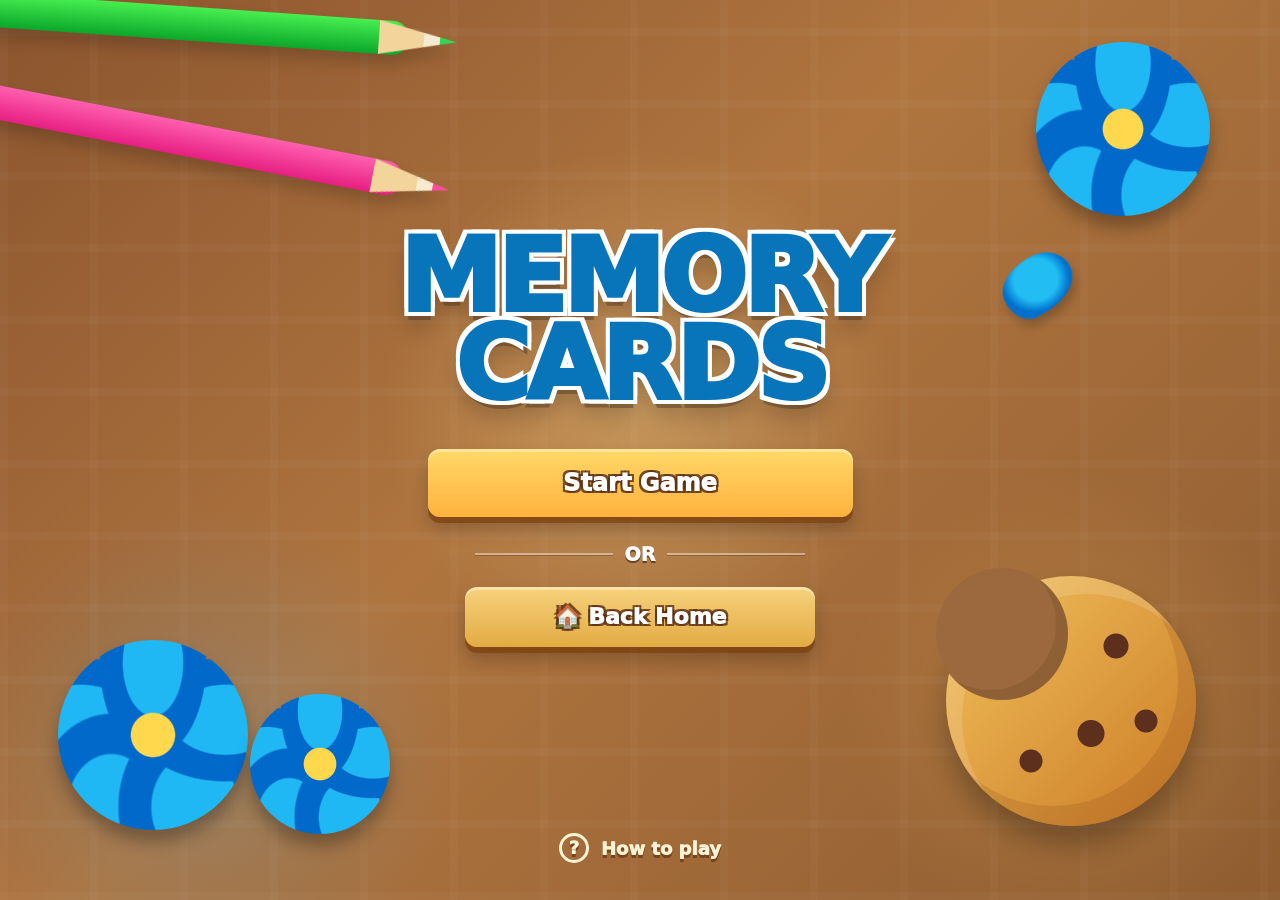
<file: games/card-matching/index.html>
<!DOCTYPE html>
<html lang="en">

<head>
    <meta charset="UTF-8" />

    <meta name="viewport" content="width=device-width, initial-scale=1.0" />

    <title>Memory Cards</title>

    <meta name="description" content="Memory Cards arcade game start screen." />

    <style>
        * {
            box-sizing: border-box;
        }
        
        html,
        body {
            width: 100%;
            min-height: 100%;
            margin: 0;
            padding: 0;
            overflow: hidden;
            font-family: system-ui, -apple-system, BlinkMacSystemFont, "Segoe UI", sans-serif;
            background: #9b693d;
        }
        
        button {
            font: inherit;
            border: 0;
            cursor: pointer;
            -webkit-tap-highlight-color: transparent;
        }
        
        button:focus-visible,
        a:focus-visible {
            outline: 4px solid rgba(255, 255, 255, 0.9);
            outline-offset: 4px;
        }
        
        .hidden {
            display: none !important;
        }
        
        .mc-home {
            position: relative;
            width: 100vw;
            height: 100vh;
            overflow: hidden;
            display: grid;
            place-items: center;
            color: #ffffff;
            background: linear-gradient(rgba(129, 76, 37, 0.26), rgba(129, 76, 37, 0.26)), repeating-linear-gradient(0deg, rgba(255, 255, 255, 0.04) 0 8px, transparent 8px 72px), repeating-linear-gradient(90deg, rgba(255, 255, 255, 0.035) 0 8px, transparent 8px 90px), linear-gradient(135deg, #8e5731, #c08348 45%, #936234);
        }
        
        .mc-home::before {
            content: "";
            position: absolute;
            inset: 0;
            background: radial-gradient(circle at 50% 45%, rgba(255, 238, 168, 0.28), transparent 32%), radial-gradient(circle at 16% 84%, rgba(48, 177, 255, 0.18), transparent 19%), radial-gradient(circle at 84% 78%, rgba(255, 209, 105, 0.18), transparent 18%);
            pointer-events: none;
        }
        
        .mc-pencil {
            position: absolute;
            left: -20px;
            height: 34px;
            width: 430px;
            border-radius: 999px;
            transform-origin: left center;
            filter: drop-shadow(0 10px 8px rgba(0, 0, 0, 0.18));
        }
        
        .mc-pencil::before {
            content: "";
            position: absolute;
            right: -48px;
            top: 0;
            width: 78px;
            height: 34px;
            clip-path: polygon(0 0, 100% 50%, 0 100%);
            background: linear-gradient(90deg, #f3d49b 0 58%, #f6ead0 58% 78%, currentColor 78%);
        }
        
        .mc-pencil.green {
            top: -8px;
            background: linear-gradient(#47ef50, #0ba72b);
            color: #30d955;
            transform: rotate(4deg);
        }
        
        .mc-pencil.pink {
            top: 82px;
            background: linear-gradient(#ff5faf, #e61f82);
            color: #ff4ca1;
            transform: rotate(11deg);
        }
        
        .mc-flower {
            position: absolute;
            width: 168px;
            height: 168px;
            filter: drop-shadow(0 12px 8px rgba(0, 0, 0, 0.28));
        }
        
        .mc-flower::before {
            content: "";
            position: absolute;
            inset: 0;
            background: radial-gradient(circle at 50% 50%, #ffd84e 0 16%, transparent 17%), radial-gradient(ellipse at 50% 12%, #1fb8f4 0 22%, #0069c9 23% 39%, transparent 40%), radial-gradient(ellipse at 88% 42%, #1fb8f4 0 22%, #0069c9 23% 39%, transparent 40%), radial-gradient(ellipse at 72% 88%, #1fb8f4 0 22%, #0069c9 23% 39%, transparent 40%), radial-gradient(ellipse at 28% 88%, #1fb8f4 0 22%, #0069c9 23% 39%, transparent 40%), radial-gradient(ellipse at 12% 42%, #1fb8f4 0 22%, #0069c9 23% 39%, transparent 40%);
            border-radius: 50%;
        }
        
        .mc-flower.big {
            left: 58px;
            bottom: 70px;
            width: 190px;
            height: 190px;
        }
        
        .mc-flower.small-left {
            left: 250px;
            bottom: 66px;
            width: 140px;
            height: 140px;
        }
        
        .mc-flower.top-right {
            right: 70px;
            top: 42px;
            width: 174px;
            height: 174px;
        }
        
        .mc-petal {
            position: absolute;
            right: 205px;
            top: 256px;
            width: 74px;
            height: 58px;
            background: radial-gradient(ellipse at 50% 40%, #21bdf3 0 42%, #0070cc 65%);
            border-radius: 62% 38% 70% 30% / 50% 45% 55% 50%;
            transform: rotate(-24deg);
            filter: drop-shadow(0 8px 5px rgba(0, 0, 0, 0.2));
        }
        
        .mc-cookie {
            position: absolute;
            right: 84px;
            bottom: 74px;
            width: 250px;
            height: 250px;
            border-radius: 50%;
            background: radial-gradient(circle at 34% 30%, #5d301d 0 12px, transparent 13px), radial-gradient(circle at 68% 28%, #5d301d 0 12px, transparent 13px), radial-gradient(circle at 58% 63%, #5d301d 0 13px, transparent 14px), radial-gradient(circle at 80% 58%, #5d301d 0 11px, transparent 12px), radial-gradient(circle at 34% 74%, #5d301d 0 11px, transparent 12px), linear-gradient(135deg, #f1c25d, #cb7a25);
            box-shadow: inset 16px 18px 0 rgba(255, 255, 255, 0.14), inset -18px -20px 0 rgba(107, 52, 16, 0.15), 0 18px 28px rgba(0, 0, 0, 0.28);
        }
        
        .mc-cookie::before {
            content: "";
            position: absolute;
            left: -10px;
            top: -8px;
            width: 132px;
            height: 132px;
            border-radius: 50%;
            background: #9b693d;
            box-shadow: inset -12px -10px 0 rgba(80, 44, 20, 0.16);
        }
        
        .mc-content {
            position: relative;
            z-index: 3;
            width: min(620px, 88vw);
            display: grid;
            justify-items: center;
            text-align: center;
            transform: translateY(-10px);
        }
        
        .mc-title {
            margin: 0 0 40px;
            color: #0875ba;
            font-size: clamp(64px, 8vw, 102px);
            line-height: 0.86;
            font-weight: 1000;
            letter-spacing: -4px;
            text-transform: uppercase;
            text-shadow: 4px 4px 0 #ffffff, -4px 4px 0 #ffffff, 4px -4px 0 #ffffff, -4px -4px 0 #ffffff, 0 8px 0 rgba(66, 42, 24, 0.38), 0 15px 22px rgba(0, 0, 0, 0.22);
        }
        
        .mc-main-btn,
        .mc-relax-btn {
            min-width: min(425px, 78vw);
            min-height: 68px;
            border-radius: 12px;
            color: #ffffff;
            font-size: 24px;
            font-weight: 1000;
            text-shadow: 2px 2px 0 rgba(92, 47, 20, 0.82), -2px 2px 0 rgba(92, 47, 20, 0.82), 2px -2px 0 rgba(92, 47, 20, 0.82), -2px -2px 0 rgba(92, 47, 20, 0.82);
            box-shadow: inset 0 3px 0 rgba(255, 255, 255, 0.34), 0 6px 0 rgba(126, 64, 11, 0.7), 0 13px 18px rgba(0, 0, 0, 0.22);
            transition: transform 150ms ease, filter 150ms ease, box-shadow 150ms ease;
        }
        
        .mc-main-btn {
            background: linear-gradient(#ffd969, #ffb13d);
        }
        
        .mc-relax-btn {
            min-width: min(350px, 70vw);
            min-height: 60px;
            background: linear-gradient(#f7d27d, #e2ab43);
            font-size: 22px;
        }
        
        .mc-main-btn:hover,
        .mc-relax-btn:hover,
        .mc-howto:hover {
            transform: translateY(-2px);
            filter: brightness(1.05);
        }
        
        .mc-main-btn:active,
        .mc-relax-btn:active,
        .mc-howto:active {
            transform: translateY(2px);
            box-shadow: inset 0 3px 0 rgba(255, 255, 255, 0.24), 0 3px 0 rgba(126, 64, 11, 0.7), 0 8px 12px rgba(0, 0, 0, 0.2);
        }
        
        .mc-or {
            width: min(330px, 70vw);
            margin: 26px 0 22px;
            display: grid;
            grid-template-columns: 1fr auto 1fr;
            align-items: center;
            gap: 12px;
            color: #ffffff;
            font-size: 19px;
            font-weight: 1000;
            text-shadow: 0 2px 0 rgba(80, 39, 14, 0.72);
        }
        
        .mc-or::before,
        .mc-or::after {
            content: "";
            height: 2px;
            background: rgba(255, 255, 255, 0.42);
            box-shadow: 0 1px 0 rgba(92, 48, 22, 0.35);
        }
        
        .mc-story-badge {
            position: fixed;
            top: 18px;
            left: 50%;
            transform: translateX(-50%);
            z-index: 8;
            max-width: min(760px, calc(100vw - 28px));
            padding: 12px 18px;
            border-radius: 999px;
            background: rgba(38, 27, 72, 0.72);
            border: 2px solid rgba(255, 255, 255, 0.18);
            color: #fff7df;
            box-shadow: 0 14px 28px rgba(0, 0, 0, 0.22);
            font-size: 16px;
            font-weight: 900;
            text-align: center;
            backdrop-filter: blur(8px);
        }
        
        .mc-howto {
            position: absolute;
            left: 50%;
            bottom: 36px;
            transform: translateX(-50%);
            z-index: 4;
            display: inline-flex;
            align-items: center;
            gap: 12px;
            background: transparent;
            color: #fff3d6;
            font-size: 18px;
            font-weight: 1000;
            text-shadow: 0 3px 0 rgba(81, 38, 15, 0.55);
        }
        
        .mc-howto span {
            width: 30px;
            height: 30px;
            border-radius: 50%;
            border: 3px solid #fff3d6;
            display: grid;
            place-items: center;
            font-size: 18px;
            line-height: 1;
        }
        
        .mc-help-modal {
            position: fixed;
            inset: 0;
            z-index: 20;
            display: grid;
            place-items: center;
            padding: 24px;
            background: rgba(53, 28, 13, 0.55);
            backdrop-filter: blur(6px);
        }
        
        .mc-help-modal.hidden {
            display: none;
        }
        
        .mc-help-card {
            width: min(470px, 92vw);
            border-radius: 28px;
            background: linear-gradient(#f3c66a, #d9882c);
            padding: 34px 28px 28px;
            box-shadow: inset 0 3px 0 rgba(255, 255, 255, 0.3), 0 18px 30px rgba(0, 0, 0, 0.32);
            text-align: center;
            color: #ffffff;
        }
        
        .mc-help-card h2 {
            margin: 0 0 14px;
            font-size: 38px;
            font-weight: 1000;
            text-shadow: 2px 2px 0 rgba(98, 48, 16, 0.7), -2px 2px 0 rgba(98, 48, 16, 0.7), 2px -2px 0 rgba(98, 48, 16, 0.7), -2px -2px 0 rgba(98, 48, 16, 0.7);
        }
        
        .mc-help-card p {
            margin: 0;
            color: #fff8df;
            font-size: 20px;
            line-height: 1.45;
            font-weight: 800;
            text-shadow: 0 2px 0 rgba(98, 48, 16, 0.45);
        }
        
        .mc-help-close {
            margin-top: 24px;
            min-width: 220px;
            min-height: 54px;
            border-radius: 14px;
            background: linear-gradient(#fff8dc, #e8cf84);
            color: #746242;
            font-size: 20px;
            font-weight: 1000;
            box-shadow: inset 0 2px 0 rgba(255, 255, 255, 0.42), 0 5px 0 #aa8e52, 0 10px 14px rgba(0, 0, 0, 0.22);
        }
        
        @media (max-width: 900px) {
            .mc-cookie {
                width: 170px;
                height: 170px;
                right: 28px;
                bottom: 80px;
            }
            .mc-flower.top-right {
                right: 24px;
                top: 36px;
                width: 130px;
                height: 130px;
            }
            .mc-flower.big {
                left: 28px;
                bottom: 58px;
                width: 140px;
                height: 140px;
            }
            .mc-flower.small-left {
                left: 140px;
                bottom: 54px;
                width: 104px;
                height: 104px;
            }
            .mc-pencil {
                width: 330px;
            }
            .mc-content {
                transform: translateY(-22px);
            }
        }
        
        @media (max-width: 620px) {
            .mc-title {
                margin-bottom: 34px;
                letter-spacing: -2px;
            }
            .mc-main-btn {
                min-height: 62px;
                font-size: 21px;
            }
            .mc-relax-btn {
                min-height: 56px;
                font-size: 20px;
            }
            .mc-cookie,
            .mc-flower.big,
            .mc-flower.small-left,
            .mc-flower.top-right,
            .mc-petal {
                opacity: 0.75;
                scale: 0.8;
            }
            .mc-story-badge {
                top: 12px;
                font-size: 13px;
                padding: 10px 14px;
            }
        }
    </style>
</head>

<body>
    <main class="mc-home">
        <div class="mc-story-badge hidden" id="storyBadge">
            Story Mode • Complete this memory challenge to continue.
        </div>

        <div class="mc-pencil green" aria-hidden="true"></div>
        <div class="mc-pencil pink" aria-hidden="true"></div>

        <div class="mc-flower top-right" aria-hidden="true"></div>
        <div class="mc-petal" aria-hidden="true"></div>

        <div class="mc-flower big" aria-hidden="true"></div>
        <div class="mc-flower small-left" aria-hidden="true"></div>

        <div class="mc-cookie" aria-hidden="true"></div>

        <section class="mc-content" aria-label="Memory Cards menu">
            <h1 class="mc-title">
                Memory<br /> Cards
            </h1>

            <button class="mc-main-btn" id="btnStart" type="button">
                Start Game
            </button>

            <div class="mc-or" id="orDivider">OR</div>

            <button class="mc-relax-btn" id="btnRelax" type="button">
                🏠 Back Home
            </button>
        </section>

        <button class="mc-howto" id="btnHowTo" type="button">
            <span>?</span>
            How to play
        </button>

        <div class="mc-help-modal hidden" id="helpModal" aria-hidden="true">
            <div class="mc-help-card" role="dialog" aria-modal="true" aria-labelledby="helpTitle">
                <h2 id="helpTitle">How to play</h2>

                <p>
                    Flip two cards at a time. If the pictures match, they disappear. Match all pairs to complete the level and earn stars.
                </p>

                <button class="mc-help-close" id="btnHelpClose" type="button">
                    Got it!
                </button>
            </div>
        </div>
    </main>

    <script>
        (function() {
            "use strict";

            var btnStart = document.getElementById("btnStart");
            var btnRelax = document.getElementById("btnRelax");
            var btnHowTo = document.getElementById("btnHowTo");
            var helpModal = document.getElementById("helpModal");
            var btnHelpClose = document.getElementById("btnHelpClose");
            var storyBadge = document.getElementById("storyBadge");
            var orDivider = document.getElementById("orDivider");

            function getParams() {
                try {
                    return new URLSearchParams(window.location.search || "");
                } catch (error) {
                    return new URLSearchParams("");
                }
            }

            function isStoryMode() {
                var params = getParams();

                return params.get("story") === "1" ||
                    String(params.get("mode") || "").toLowerCase() === "story";
            }

            function safeStoryTestId(raw) {
                return String(raw || "memory_cards_story_test")
                    .trim()
                    .toLowerCase()
                    .replace(/\s+/g, "_")
                    .replace(/[^a-z0-9_-]/g, "");
            }

            function safeReturnUrl(raw) {
                raw = raw || "../../story.html";

                if (/^(https?:)?\/\//i.test(raw)) {
                    return "../../story.html";
                }

                if (/^javascript:/i.test(raw)) {
                    return "../../story.html";
                }

                return raw;
            }

            function getStoryGameUrl() {
                var params = getParams();

                var story = isStoryMode();
                var level = params.get("level") || "1";

                if (!story) {
                    return "levels.html";
                }

                var testId = safeStoryTestId(params.get("test"));
                var returnUrl = safeReturnUrl(params.get("return") || "../../story.html");
                var autoReturn = params.get("autoReturn");

                var url =
                    "game.html?story=1" +
                    "&test=" + encodeURIComponent(testId) +
                    "&level=" + encodeURIComponent(level) +
                    "&return=" + encodeURIComponent(returnUrl);

                if (autoReturn !== null) {
                    url += "&autoReturn=" + encodeURIComponent(autoReturn);
                }

                return url;
            }

            function getBackUrl() {
                var params = getParams();

                if (isStoryMode()) {
                    return safeReturnUrl(params.get("return") || "../../story.html");
                }

                return "../../index.html";
            }

            function applyStoryModeUi() {
                if (!isStoryMode()) return;

                if (storyBadge) {
                    storyBadge.classList.remove("hidden");
                }

                if (btnStart) {
                    btnStart.textContent = "Start Story Challenge";
                }

                if (btnRelax) {
                    btnRelax.textContent = "← Back to Story";
                }

                if (orDivider) {
                    orDivider.textContent = "OR";
                }
            }

            function playClick() {
                try {
                    var muted = localStorage.getItem("mc_sound_muted") === "1";
                    if (muted) return;

                    var AudioContextClass = window.AudioContext || window.webkitAudioContext;
                    if (!AudioContextClass) return;

                    var ctx = new AudioContextClass();
                    var osc = ctx.createOscillator();
                    var gain = ctx.createGain();

                    var start = ctx.currentTime;
                    var end = start + 0.07;

                    osc.type = "triangle";
                    osc.frequency.setValueAtTime(520, start);

                    gain.gain.setValueAtTime(0.0001, start);
                    gain.gain.exponentialRampToValueAtTime(0.025, start + 0.01);
                    gain.gain.exponentialRampToValueAtTime(0.0001, end);

                    osc.connect(gain);
                    gain.connect(ctx.destination);

                    osc.start(start);
                    osc.stop(end + 0.03);
                } catch (error) {
                    // Ignore audio errors.
                }
            }

            if (btnStart) {
                btnStart.addEventListener("click", function() {
                    playClick();
                    window.location.href = getStoryGameUrl();
                });
            }

            if (btnRelax) {
                btnRelax.addEventListener("click", function() {
                    playClick();
                    window.location.href = getBackUrl();
                });
            }

            if (btnHowTo) {
                btnHowTo.addEventListener("click", function() {
                    playClick();

                    if (helpModal) {
                        helpModal.classList.remove("hidden");
                        helpModal.setAttribute("aria-hidden", "false");
                    }
                });
            }

            if (btnHelpClose) {
                btnHelpClose.addEventListener("click", function() {
                    playClick();

                    if (helpModal) {
                        helpModal.classList.add("hidden");
                        helpModal.setAttribute("aria-hidden", "true");
                    }
                });
            }

            document.addEventListener("keydown", function(event) {
                if (event.key === "Escape" && helpModal && !helpModal.classList.contains("hidden")) {
                    helpModal.classList.add("hidden");
                    helpModal.setAttribute("aria-hidden", "true");
                }
            });

            applyStoryModeUi();
        })();
    </script>
    <script src="../../js/app.js"></script>
</body>

</html>
</file>
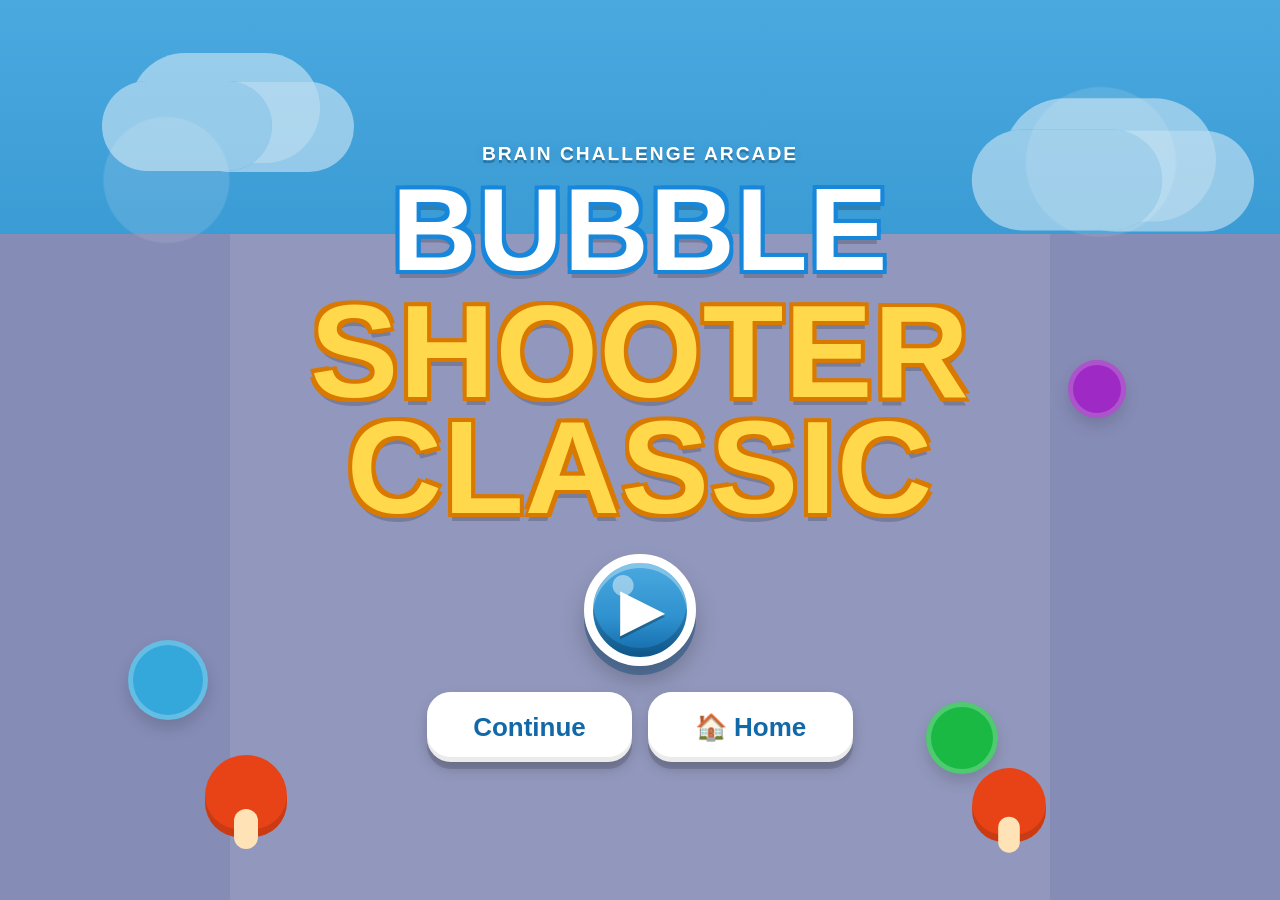
<file: games/color-bubble-challenge/index.html>
<!DOCTYPE html>
<!--
============================================================
 Color Bubble Challenge
 Brain Challenge Arcade

 Full Correct Complete Updated index.html
 
 Fixes included:
 - Bubble Shooter Classic style start page structure
 - Correct map HTML structure
 - Map is visible again
 - Bottom home button is outside the map frame/header
 - Rookie panel removed
 - Gift box removed
 - Piggy bank kept
 - Single life heart support
 - Correct hidden values for game.js
 - Correct gameplay HUD
 - Correct result overlay
============================================================
-->
<html lang="en" class="theme-loading">

<head>
    <!-- =====================================================
         HEAD SECTION
    ====================================================== -->
    <meta charset="UTF-8" />
    <meta http-equiv="X-UA-Compatible" content="IE=edge" />
    <meta name="viewport" content="width=device-width, initial-scale=1.0, viewport-fit=cover" />

    <title>Color Bubble Challenge • Brain Challenge Arcade</title>

    <meta name="description" content="Play Color Bubble Challenge, a colorful bubble shooter with level map, stars, progress saving, achievements, and responsive gameplay." />
    <meta name="theme-color" content="#3fa1e5" />
    <meta name="color-scheme" content="light dark" />
    <meta name="robots" content="index,follow" />
    <meta name="application-name" content="Brain Challenge Arcade" />

    <meta name="apple-mobile-web-app-capable" content="yes" />
    <meta name="apple-mobile-web-app-title" content="Color Bubble Challenge" />

    <meta property="og:title" content="Color Bubble Challenge • Brain Challenge Arcade" />
    <meta property="og:description" content="Pop bubbles, unlock stages, earn stars, and complete colorful arcade levels." />
    <meta property="og:type" content="website" />
    <meta property="og:site_name" content="Brain Challenge Arcade" />

    <!-- =====================================================
         THEME SCRIPT
    ====================================================== -->
    <script>
        (function() {
            function getTheme() {
                try {
                    return localStorage.getItem("bca_theme") || "system";
                } catch (e) {
                    return "system";
                }
            }

            function systemPrefersDark() {
                return window.matchMedia &&
                    window.matchMedia("(prefers-color-scheme: dark)").matches;
            }

            var theme = getTheme();
            var root = document.documentElement;

            root.classList.remove("theme-light", "theme-dark", "theme-loading");

            if (theme === "dark") {
                root.classList.add("theme-dark");
            } else if (theme === "light") {
                root.classList.add("theme-light");
            } else {
                root.classList.add(systemPrefersDark() ? "theme-dark" : "theme-light");
            }
        })();
    </script>

    <!-- =====================================================
         CSS FILES
    ====================================================== -->
    <link rel="stylesheet" href="../../css/style.css" />
    <link rel="stylesheet" href="../../css/components.css" />
    <link rel="stylesheet" href="../../css/games.css" />
    <link rel="stylesheet" href="./game.css" />
</head>

<body>
    <!-- Accessibility skip link -->
    <a class="skip-link" href="#main">Skip to content</a>

    <!-- =====================================================
         LOADING SCREEN
    ====================================================== -->
    <div id="cbcLoadingScreen" class="cbc-loading-screen" role="status" aria-live="polite">
        <div class="cbc-loading-card">
            <div class="cbc-loading-logo" aria-hidden="true"></div>

            <h1>Bubble Blast</h1>

            <div class="cbc-loading-track" aria-hidden="true">
                <div id="cbcLoadingFill" class="cbc-loading-fill"></div>
            </div>

            <p id="cbcLoadingText" class="cbc-loading-text">Almost there...</p>
        </div>
    </div>

    <!-- =====================================================
         HEADER / NAVBAR
    ====================================================== -->
    <header class="navbar" role="banner">
        <div class="container navbar-inner">
            <a class="brand" href="../../index.html" aria-label="Brain Challenge Arcade Home">
                <span class="brand-mark" aria-hidden="true">🧠</span>
                <span class="brand-text">Brain Challenge Arcade</span>
            </a>

            <nav class="nav" aria-label="Primary navigation" id="desktopNav">
                <a class="nav-link" href="../../index.html">Home</a>
                <a class="nav-link" href="../../games.html" aria-current="page">Games</a>
                <a class="nav-link" href="../../leaderboard.html">Leaderboard</a>
                <a class="nav-link" href="../../achievements.html">Achievements</a>
                <a class="nav-link" href="../../profile.html">Profile</a>
                <a class="nav-link" href="../../settings.html">Settings</a>
                <a class="nav-link" href="../../about.html">About</a>
            </nav>

            <button class="icon-btn nav-toggle" type="button" aria-label="Open menu" aria-expanded="false" aria-controls="mobileMenu">
                <span aria-hidden="true">☰</span>
            </button>
        </div>

        <div class="mobile-menu hidden" id="mobileMenu" hidden>
            <div class="container mobile-menu-inner">
                <a class="nav-link" href="../../index.html">Home</a>
                <a class="nav-link" href="../../games.html" aria-current="page">Games</a>
                <a class="nav-link" href="../../leaderboard.html">Leaderboard</a>
                <a class="nav-link" href="../../achievements.html">Achievements</a>
                <a class="nav-link" href="../../profile.html">Profile</a>
                <a class="nav-link" href="../../settings.html">Settings</a>
                <a class="nav-link" href="../../about.html">About</a>
            </div>
        </div>
    </header>

    <!-- =====================================================
         MAIN GAME CONTENT
    ====================================================== -->
    <main id="main" class="cbc-page" tabindex="-1">

        <!-- =================================================
             START SCREEN - BUBBLE SHOOTER CLASSIC STYLE
        ================================================== -->
        <section id="cbcStartScreen" class="cbc-screen cbc-screen--active cbc-start-screen" aria-labelledby="cbcStartTitle">
            <div class="cbc-start-bg" aria-hidden="true">
                <div class="cbc-start-cloud cbc-start-cloud--a"></div>
                <div class="cbc-start-cloud cbc-start-cloud--b"></div>

                <div class="cbc-start-bubble cbc-start-bubble--a"></div>
                <div class="cbc-start-bubble cbc-start-bubble--b"></div>
                <div class="cbc-start-bubble cbc-start-bubble--c"></div>

                <div class="cbc-start-mushroom cbc-start-mushroom--a"></div>
                <div class="cbc-start-mushroom cbc-start-mushroom--b"></div>
            </div>

            <div class="cbc-start-card">
                <p class="cbc-start-kicker">Brain Challenge Arcade</p>

                <h1 id="cbcStartTitle" class="cbc-start-title">
                    <span>Bubble</span>
                    <strong>Shooter Classic</strong>
                </h1>

                <button id="cbcStartPlayBtn" class="cbc-start-play-circle" type="button" aria-label="Play">
                    ▶
                </button>

                <div class="cbc-start-actions" aria-label="Game actions">
                    <button id="cbcStartContinueBtn" class="cbc-btn cbc-btn--secondary" type="button">
                        Continue
                    </button>

                    <button id="cbcBackHomeBtn" class="cbc-btn cbc-btn--secondary" type="button">
                        🏠 Home
                    </button>
                </div>

            </div>
        </section>

        <!-- =================================================
             MAP SCREEN
        ================================================== -->
        <section id="cbcMapScreen" class="cbc-screen cbc-map-screen cbc-map-screen--bubble-blast" aria-labelledby="cbcMapTitle" hidden>
            <h2 id="cbcMapTitle" class="sr-only">Level map</h2>

            <div class="cbc-map-frame">
                <!-- Top blue bar -->
                <header class="cbc-bb-map-topbar">
                    <div class="cbc-bb-top-left">
                        <div class="cbc-bb-heart-wrap">
                            <div class="cbc-bb-heart" id="cbcMapLivesVisual">5</div>
                            <div class="cbc-bb-max" id="cbcLifeTimer">Max</div>
                        </div>
                    </div>

                    <div class="cbc-bb-top-right">
                        <div class="cbc-bb-coin-wrap">
                            <span class="cbc-bb-coin" aria-hidden="true"></span>
                            <strong class="cbc-bb-coin-count" id="cbcCoinCount">200</strong>
                            <button class="cbc-bb-plus" type="button" aria-label="Add coins">+</button>
                        </div>
                    </div>
                </header>

                <!-- Piggy bank -->
                <aside class="cbc-bb-piggy" aria-label="Piggy bank">
                    <div class="cbc-bb-piggy-price">
                        <span aria-hidden="true">⭐</span>
                        <strong id="cbcPiggyStarCount">0</strong>
                    </div>

                    <div class="cbc-bb-piggy-icon" aria-hidden="true">🐷</div>
                    <div class="cbc-bb-piggy-label">Piggy Bank</div>
                </aside>

                <!-- Dotted path and level nodes -->
                <div class="cbc-bb-map-area">
                    <svg class="cbc-bb-map-dots" viewBox="0 0 820 7200" preserveAspectRatio="none" aria-hidden="true" focusable="false">
                        <path id="cbcBbMapDotPath" d=""></path>
                    </svg>

                    <div id="cbcMapNodes" class="cbc-map-nodes cbc-bb-map-nodes" role="list" aria-label="Level nodes"></div>

                    <!-- Hidden selected-level panel kept for game.js compatibility -->
                    <section id="cbcMapPlayPanel" class="cbc-map-play-panel cbc-map-play-panel--hidden" aria-label="Selected level">
                        <div class="cbc-map-play-panel__top">
                            <div>
                                <strong id="cbcSelectedLevelText">Level 1</strong>
                                <span id="cbcSelectedLevelName" class="cbc-map-play-panel__name">Warm Up</span>
                            </div>

                            <div id="cbcSelectedStars" class="cbc-selected-stars" aria-label="Selected level stars"></div>
                        </div>

                        <button id="cbcPlaySelectedBtn" class="cbc-btn cbc-btn--primary cbc-btn--big" type="button">
                            <span class="cbc-btn__big">Play</span>
                        </button>
                    </section>
                </div>

                <!-- Hidden old map values used by game.js -->
                <div class="hidden" aria-hidden="true">
                    <span id="cbcMapLives">5</span>
                    <span id="cbcMapTotalStars">0</span>
                    <span id="cbcMapBestScore">0</span>
                    <span id="cbcMapNotifyBadge">0</span>

                    <button id="cbcMapSettingsBtn" type="button">Settings</button>
                </div>
            </div>

            <!-- Bottom home dock must stay OUTSIDE .cbc-map-frame -->
            <div class="cbc-map-bottom-dock">
                <button id="cbcMapBackToStartBtn" class="cbc-map-bottom-home" type="button" aria-label="Back to home">
                    🏠
                </button>
            </div>
        </section>

        <!-- =================================================
             PLAY SCREEN
        ================================================== -->
        <section id="cbcPlayScreen" class="cbc-screen cbc-play-screen cbc-play-screen--stage-only" aria-labelledby="cbcPlayTitle" hidden>
            <h2 id="cbcPlayTitle" class="sr-only">Bubble gameplay screen</h2>

            <!-- Top gameplay HUD -->
            <div class="cbc-mobile-topbar">
                <div class="cbc-top-left-hud" aria-hidden="true">
                    <span class="cbc-top-mini-bubbles">🔵🟢🔴</span>
                </div>

                <div class="cbc-top-center-hud">
                    <div class="cbc-top-star-track" aria-label="Star progress">
                        <div class="cbc-top-star-fill" id="cbcTopStarFill"></div>
                        <span class="cbc-top-star" id="cbcTopStar1" aria-hidden="true">★</span>
                        <span class="cbc-top-star" id="cbcTopStar2" aria-hidden="true">★</span>
                        <span class="cbc-top-star" id="cbcTopStar3" aria-hidden="true">★</span>
                    </div>
                </div>

                <div class="cbc-top-right-info" aria-label="Score">
                    <strong id="cbcTopScoreText">0</strong>
                </div>

                <button id="cbcTopMenuBtn" class="cbc-top-icon-btn cbc-top-icon-btn--right cbc-top-icon-btn--settings" type="button" aria-label="Open settings" aria-expanded="false" aria-controls="cbcGameMenuPanel">
                    ⚙
                </button>

                <!-- Hidden value used by game.js -->
                <span id="cbcTopBubbleCount" class="sr-only">0</span>
            </div>

            <!-- Settings modal -->
            <div id="cbcGameMenuPanel" class="cbc-settings-modal hidden" aria-label="Game settings" aria-hidden="true" hidden>
                <div class="cbc-settings-backdrop" data-close-settings="true"></div>

                <div class="cbc-settings-card" role="dialog" aria-modal="true" aria-labelledby="cbcSettingsTitle">
                    <button id="cbcCloseSettingsBtn" class="cbc-settings-close" type="button" aria-label="Close settings">
                        ✕
                    </button>

                    <div class="cbc-settings-head">
                        <h3 id="cbcSettingsTitle">Settings</h3>
                    </div>

                    <div class="cbc-settings-actions">
                        <button id="cbcBackToMapBtn" class="cbc-settings-action-btn" type="button" aria-label="Back to map">
                            <span class="cbc-settings-action-icon" aria-hidden="true">🗺</span>
                            <span>Map</span>
                        </button>

                        <button id="cbcPauseBtn" class="cbc-settings-action-btn" type="button" aria-label="Pause game">
                            <span class="cbc-settings-action-icon" aria-hidden="true">⏸</span>
                            <span>Pause</span>
                        </button>

                        <button id="cbcRestartBtn" class="cbc-settings-action-btn" type="button" aria-label="Restart level">
                            <span class="cbc-settings-action-icon" aria-hidden="true">↻</span>
                            <span>Restart</span>
                        </button>

                        <button id="cbcSoundBtn" class="cbc-settings-action-btn" type="button" aria-label="Toggle sound">
                            <span class="cbc-settings-action-icon" aria-hidden="true">🔊</span>
                            <span>Sound On</span>
                        </button>

                        <button id="cbcExitGameBtn" class="cbc-settings-action-btn cbc-settings-action-btn--exit" type="button" aria-label="Exit game and go to map">
                            <span class="cbc-settings-action-icon" aria-hidden="true">🚪</span>
                            <span>Exit Game</span>
                        </button>
                    </div>
                </div>
            </div>

            <!-- =========================================================
                 EXIT CONFIRM MODAL
            ========================================================= -->
            <div id="cbcExitConfirmModal" class="cbc-exit-confirm hidden" aria-hidden="true">
                <div class="cbc-exit-confirm__backdrop"></div>

                <div class="cbc-exit-confirm__card" role="dialog" aria-modal="true" aria-labelledby="cbcExitConfirmTitle">
                    <div class="cbc-exit-confirm__top">
                        <h3 id="cbcExitConfirmTitle">Exit?</h3>
                    </div>

                    <div class="cbc-exit-confirm__body">
                        <div class="cbc-exit-confirm__life">
                            <span class="cbc-exit-confirm__heart">🩵</span>
                            <span class="cbc-exit-confirm__life-text">-1</span>
                        </div>

                        <p class="cbc-exit-confirm__message">You will lose a life</p>

                        <div class="cbc-exit-confirm__actions">
                            <button id="cbcExitConfirmYes" type="button" class="cbc-exit-confirm__btn cbc-exit-confirm__btn--yes">
                    Yes
                </button>

                            <button id="cbcExitConfirmNo" type="button" class="cbc-exit-confirm__btn cbc-exit-confirm__btn--no">
                    No
                </button>
                        </div>
                    </div>
                </div>
            </div>


            <!-- =========================================================
                RESTART CONFIRM MODAL
            ========================================================= -->
            <div id="cbcRestartConfirmModal" class="cbc-exit-confirm hidden" aria-hidden="true" hidden>
                <div class="cbc-exit-confirm__backdrop"></div>

                <div class="cbc-exit-confirm__card" role="dialog" aria-modal="true" aria-labelledby="cbcRestartConfirmTitle">
                    <div class="cbc-exit-confirm__top">
                        <h3 id="cbcRestartConfirmTitle">Restart?</h3>
                    </div>

                    <div class="cbc-exit-confirm__body">
                        <div class="cbc-exit-confirm__life">
                            <span class="cbc-exit-confirm__heart">🩵</span>
                            <span class="cbc-exit-confirm__life-text">-1</span>
                        </div>

                        <p class="cbc-exit-confirm__message">You will lose a life</p>

                        <div class="cbc-exit-confirm__actions">
                            <button id="cbcRestartConfirmYes" type="button" class="cbc-exit-confirm__btn cbc-exit-confirm__btn--yes">
                    Yes
                </button>

                            <button id="cbcRestartConfirmNo" type="button" class="cbc-exit-confirm__btn cbc-exit-confirm__btn--no">
                    No
                </button>
                        </div>
                    </div>
                </div>
            </div>

            <!-- Gameplay canvas -->
            <section class="cbc-game-stage cbc-game-stage--only" aria-label="Bubble gameplay board">
                <canvas id="cbcCanvas" width="400" height="560" aria-label="Bubble gameplay canvas" tabindex="0">
                    Your browser does not support the canvas element needed for this game.
                </canvas>
            </section>

            <!-- Bottom booster dock -->
            <div class="cbc-bottom-dock" aria-label="Game tools and locked boosters">
                <button class="cbc-bottom-gear" type="button" aria-label="Open settings">⚙</button>

                <div class="cbc-lock-box" aria-label="Locked until level 31">
                    <span aria-hidden="true">🔒</span>
                    <small>LVL 31</small>
                </div>

                <div class="cbc-lock-box" aria-label="Locked until level 27">
                    <span aria-hidden="true">🔒</span>
                    <small>LVL 27</small>
                </div>

                <div class="cbc-lock-box" aria-label="Locked until level 6">
                    <span aria-hidden="true">🔒</span>
                    <small>LVL 6</small>
                </div>


            </div>

            <!-- Hidden helper values used by game.js -->
            <div class="hidden" aria-hidden="true">
                <span id="cbcLevelName"></span>
                <span id="cbcHudLevel"></span>
                <span id="cbcHudScore"></span>
                <span id="cbcHudShots"></span>
                <span id="cbcHudTarget"></span>
                <span id="cbcHudStars"></span>
                <span id="cbcMissionText"></span>
            </div>

            <!-- Live region for screen readers -->
            <div class="sr-only" aria-live="polite" aria-atomic="true" id="cbcLiveRegion">
                Color Bubble Challenge ready.
            </div>
        </section>
    </main>

    <!-- =====================================================
         RESULT OVERLAY
    ====================================================== -->
    <div id="cbcOverlay" class="cbc-overlay hidden" aria-hidden="true">
        <div class="cbc-overlay-card" role="dialog" aria-modal="true" aria-labelledby="cbcOverlayTitle" aria-describedby="cbcOverlayMessage">
            <h2 id="cbcOverlayTitle">1</h2>

            <div id="cbcOverlayStars" class="cbc-overlay-stars" aria-label="Awarded stars">
                <span>★</span>
                <span>★</span>
                <span>★</span>
            </div>

            <p id="cbcOverlayMessage">
                New High Score<br />
                <span class="cbc-result-score">0</span>
            </p>

            <div class="cbc-overlay-actions">
                <button id="cbcNextBtn" class="cbc-btn cbc-btn--primary" type="button">
                    Next
                </button>

                <button id="cbcOverlayMapBtn" class="cbc-btn cbc-btn--secondary" type="button">
                    Back to Map
                </button>
            </div>
        </div>
    </div>

    <!-- =====================================================
         FOOTER
    ====================================================== -->
    <footer class="footer" role="contentinfo">
        <div class="container footer-inner">
            <div class="muted">© <span id="year"></span> Brain Challenge Arcade</div>

            <div class="footer-links">
                <a href="../../index.html">Home</a>
                <a href="../../games.html">Games</a>
            </div>
        </div>
    </footer>

    <!-- =====================================================
         JAVASCRIPT FILES
         Keep this order.
    ====================================================== -->
    <script src="../../js/storage.js"></script>
    <script src="./levels.js"></script>
    <script src="./game.js"></script>

    <!-- =====================================================
         PAGE HELPERS
    ====================================================== -->
    <script>
        (function() {
            var yearEl = document.getElementById("year");

            if (yearEl) {
                yearEl.textContent = new Date().getFullYear();
            }

            var navBtn = document.querySelector(".nav-toggle");
            var mobileMenu = document.getElementById("mobileMenu");

            function setMenuState(isOpen) {
                if (!navBtn || !mobileMenu) return;

                navBtn.setAttribute("aria-expanded", String(isOpen));
                mobileMenu.classList.toggle("hidden", !isOpen);
                mobileMenu.hidden = !isOpen;
            }

            if (navBtn && mobileMenu) {
                setMenuState(false);

                navBtn.addEventListener("click", function() {
                    var isOpen = navBtn.getAttribute("aria-expanded") === "true";
                    setMenuState(!isOpen);
                });

                document.addEventListener("keydown", function(event) {
                    if (event.key === "Escape") {
                        setMenuState(false);
                    }
                });

                document.addEventListener("click", function(event) {
                    if (!mobileMenu || !navBtn) return;

                    var isOpen = navBtn.getAttribute("aria-expanded") === "true";

                    if (!isOpen) return;

                    if (mobileMenu.contains(event.target) || navBtn.contains(event.target)) return;

                    setMenuState(false);
                });
            }

            /*
               Bottom gear button opens the same settings modal as top gear.
               This keeps game.js unchanged.
            */
            var bottomGear = document.querySelector(".cbc-bottom-gear");
            var topMenuBtn = document.getElementById("cbcTopMenuBtn");

            if (bottomGear && topMenuBtn) {
                bottomGear.addEventListener("click", function() {
                    topMenuBtn.click();
                });
            }
        })();

        (function() {
            var backHomeBtn = document.getElementById("cbcBackHomeBtn");

            if (backHomeBtn) {
                backHomeBtn.addEventListener("click", function() {
                    window.location.href = "../../index.html";
                });
            }
        })();
    </script>
    <script src="../../js/app.js"></script>
</body>

</html>
</file>
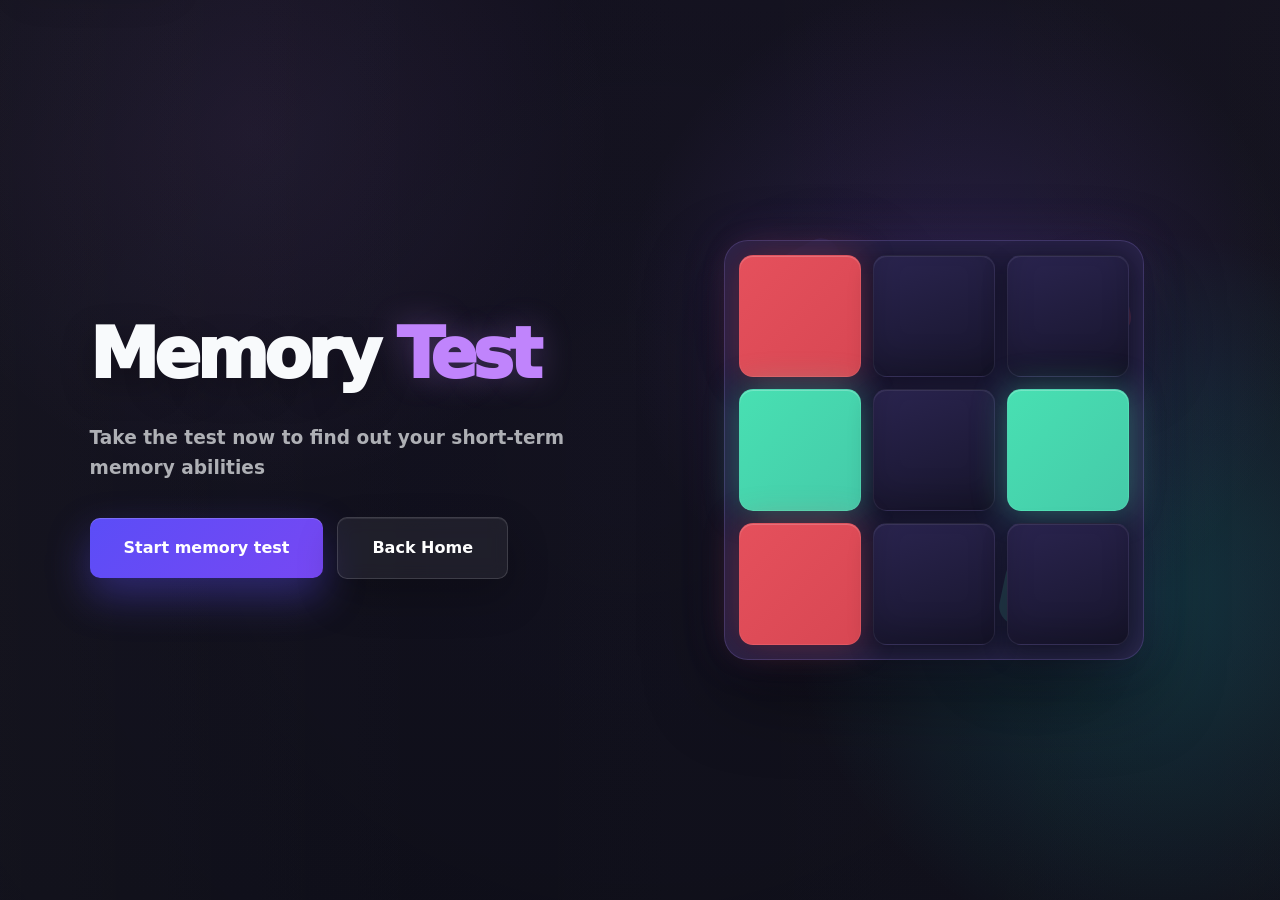
<file: games/memory-test/index.html>
<!DOCTYPE html>
<html lang="en">

<head>
    <!-- =========================================================
         Memory Test Game
         Full index.html
         Designed to match the reference screenshots
    ========================================================== -->

    <meta charset="UTF-8" />
    <meta name="viewport" content="width=device-width, initial-scale=1.0" />

    <title>Memory Test Game • Brain Challenge Arcade</title>

    <meta name="description" content="Watch the pattern, remember the sequence, and repeat it correctly in this short-term memory game." />

    <!-- Main project CSS files -->
    <link rel="stylesheet" href="../../css/style.css" />
    <link rel="stylesheet" href="../../css/components.css" />
    <link rel="stylesheet" href="../../css/games.css" />


    <!-- Memory Test Game CSS -->
    <link rel="stylesheet" href="game.css" />
</head>

<body>
    <a class="skip-link" href="#main">Skip to content</a>

    <!-- =========================================================
         Optional Navbar
         Hidden by game.css for full-screen game style
    ========================================================== -->
    <header class="navbar" role="banner">
        <div class="container navbar-inner">
            <a class="brand" href="../../index.html" aria-label="Brain Challenge Arcade Home">
                <span class="brand-mark" aria-hidden="true">🧠</span>
                <span class="brand-text">Brain Challenge Arcade</span>
            </a>

            <nav class="nav" aria-label="Primary" id="desktopNav">
                <a class="nav-link" href="../../index.html">Home</a>
                <a class="nav-link" href="../../story.html">Story Mode</a>
                <a class="nav-link" href="../../leaderboard.html">Leaderboard</a>
                <a class="nav-link" href="../../achievements.html">Achievements</a>
                <a class="nav-link" href="../../profile.html">Profile</a>
                <a class="nav-link" href="../../settings.html">Settings</a>
                <a class="nav-link" href="../../about.html">About</a>
            </nav>

            <button class="icon-btn nav-toggle" type="button" aria-label="Open menu" aria-expanded="false" aria-controls="mobileMenu">
                ☰
            </button>
        </div>

        <div class="mobile-menu hidden" id="mobileMenu">
            <div class="container mobile-menu-inner" id="mobileNav">
                <a class="nav-link" href="../../index.html">Home</a>
                <a class="nav-link" href="../../story.html">Story Mode</a>
                <a class="nav-link" href="../../leaderboard.html">Leaderboard</a>
                <a class="nav-link" href="../../achievements.html">Achievements</a>
                <a class="nav-link" href="../../profile.html">Profile</a>
                <a class="nav-link" href="../../settings.html">Settings</a>
                <a class="nav-link" href="../../about.html">About</a>
            </div>
        </div>
    </header>

    <!-- =========================================================
         Main Game
    ========================================================== -->
    <main id="main" class="sm-page" aria-label="Memory Test Game">

        <!-- =====================================================
             Landing Screen
        ====================================================== -->
        <section class="sm-landing" id="landingScreen" aria-label="Memory Test Game start screen">
            <div class="sm-landing-content">
                <h1 class="sm-logo-title">
                    Memory <span>Test</span>
                </h1>

                <p class="sm-landing-text">
                    Take the test now to find out your short-term memory abilities
                </p>

                <div class="sm-landing-actions">
                    <button id="btnLandingStart" class="sm-primary-btn" type="button">
                        Start memory test
                    </button>

                    <a href="../../index.html" class="sm-secondary-btn">
                        Back Home
                    </a>
                </div>
            </div>

            <div class="sm-hero-art" aria-hidden="true">
                <div class="sm-floating-card sm-float-one"></div>
                <div class="sm-floating-card sm-float-two"></div>
                <div class="sm-floating-card sm-float-three"></div>

                <div class="sm-preview-grid">
                    <div class="sm-preview-tile active-red"></div>
                    <div class="sm-preview-tile"></div>
                    <div class="sm-preview-tile"></div>

                    <div class="sm-preview-tile active-green"></div>
                    <div class="sm-preview-tile"></div>
                    <div class="sm-preview-tile active-green"></div>

                    <div class="sm-preview-tile active-red"></div>
                    <div class="sm-preview-tile"></div>
                    <div class="sm-preview-tile"></div>
                </div>
            </div>
        </section>

        <!-- =====================================================
             Game Screen
        ====================================================== -->
        <section class="sm-game hidden" id="gameScreen" aria-label="Memory Test Game play screen">
            <div class="sm-bg-building" aria-hidden="true"></div>

            <!-- Top HUD -->
            <header class="sm-game-top">
                <h2 id="levelText" class="sm-level">Level 01</h2>

                <div class="sm-lives-area" aria-label="Player lives">
                    <span class="sm-lives-label">Your lives</span>
                    <strong id="livesText" class="sm-lives-number" aria-live="polite">05</strong>
                </div>
            </header>

            <!-- Game Layout -->
            <div class="sm-game-layout">

                <!-- Center Board -->
                <section class="sm-board-panel" aria-label="Memory board area">
                    <p id="statusText" class="sm-status" aria-live="polite">
                        Press Start to begin your challenge.
                    </p>

                    <div class="sm-board-wrap">
                        <button id="btnStart" class="sm-start-center" type="button">
                            Start
                        </button>

                        <div id="grid" class="sm-grid disabled" aria-label="Memory sequence grid"></div>
                    </div>
                </section>

                <!-- Lives Cards -->
                <aside class="sm-life-cards" aria-label="Life cards">
                    <div class="sm-life-card" aria-hidden="true">💙</div>
                    <div class="sm-life-card" aria-hidden="true">💙</div>
                    <div class="sm-life-card" aria-hidden="true">💙</div>
                    <div class="sm-life-card" aria-hidden="true">💙</div>
                    <div class="sm-life-card" aria-hidden="true">💙</div>
                </aside>
            </div>

            <!-- Bottom Controls -->
            <div class="sm-bottom-actions" aria-label="Game controls">
                <button id="btnHint" class="sm-small-btn" type="button">
                    Hint
                </button>

                <button id="btnSettingsOpen" class="sm-small-btn" type="button" aria-haspopup="dialog" aria-controls="settingsModal" aria-expanded="false">
                    Settings
                </button>

                <a href="../../index.html" class="sm-small-btn sm-link-btn">
                    Exit
                </a>
            </div>
        </section>

        <!-- =====================================================
             Settings Modal
        ====================================================== -->
        <div class="mt-modal-backdrop hidden" id="settingsModal" aria-hidden="true">
            <div class="mt-modal" role="dialog" aria-modal="true" aria-labelledby="settingsTitle">

                <div class="mt-modal-head">
                    <h2 class="mt-modal-title" id="settingsTitle">
                        Game Settings
                    </h2>

                    <button class="mt-modal-close" id="btnSettingsClose" type="button" aria-label="Close settings">
                        ×
                    </button>
                </div>

                <div class="mt-modal-body">
                    <a class="mt-setting-card" id="btnSettingsBackHome" href="../../index.html">
                        <span class="mt-setting-icon" aria-hidden="true">🚪</span>
                        <span class="mt-setting-text">Exit Game</span>
                    </a>

                    <button class="mt-setting-card" id="btnSettingsRestart" type="button">
                        <span class="mt-setting-icon" aria-hidden="true">↻</span>
                        <span class="mt-setting-text">Restart Challenge</span>
                    </button>

                    <button class="mt-setting-card" id="btnSettingsSound" type="button" aria-pressed="true">
                        <span class="mt-setting-icon" aria-hidden="true">🔊</span>
                        <span class="mt-setting-text" id="settingsSoundText">Sound ON</span>
                    </button>
                </div>
            </div>
        </div>

    </main>

    <!-- =========================================================
         Optional Footer
         Hidden by game.css for full-screen game style
    ========================================================== -->
    <footer class="footer" role="contentinfo">
        <div class="container footer-inner">
            <div class="muted">
                © <span id="year"></span> Brain Challenge Arcade
            </div>

            <div class="footer-links">
                <a href="../../index.html">Home</a>
                <a href="../../settings.html">Settings</a>
            </div>
        </div>
    </footer>

    <!-- =========================================================
         Shared Project Scripts
    ========================================================== -->
    <script src="../../js/storage.js"></script>
    <script src="../../js/ui.js"></script>
    <script src="../../js/app.js"></script>

    <!-- =========================================================
         Game Script
    ========================================================== -->
    <script src="game.js"></script>

    <!-- =========================================================
         Page Helper Script
    ========================================================== -->
    <script>
        /* Footer year */
        var yearEl = document.getElementById("year");
        if (yearEl) {
            yearEl.textContent = new Date().getFullYear();
        }

        /* Mobile menu toggle */
        (function() {
            var btn = document.querySelector(".nav-toggle");
            var menu = document.getElementById("mobileMenu");

            if (!btn || !menu) return;

            btn.addEventListener("click", function() {
                var isOpen = btn.getAttribute("aria-expanded") === "true";

                btn.setAttribute("aria-expanded", String(!isOpen));
                menu.classList.toggle("hidden", isOpen);
            });
        })();
    </script>
    <script src="../../js/app.js"></script>
</body>

</html>
</file>
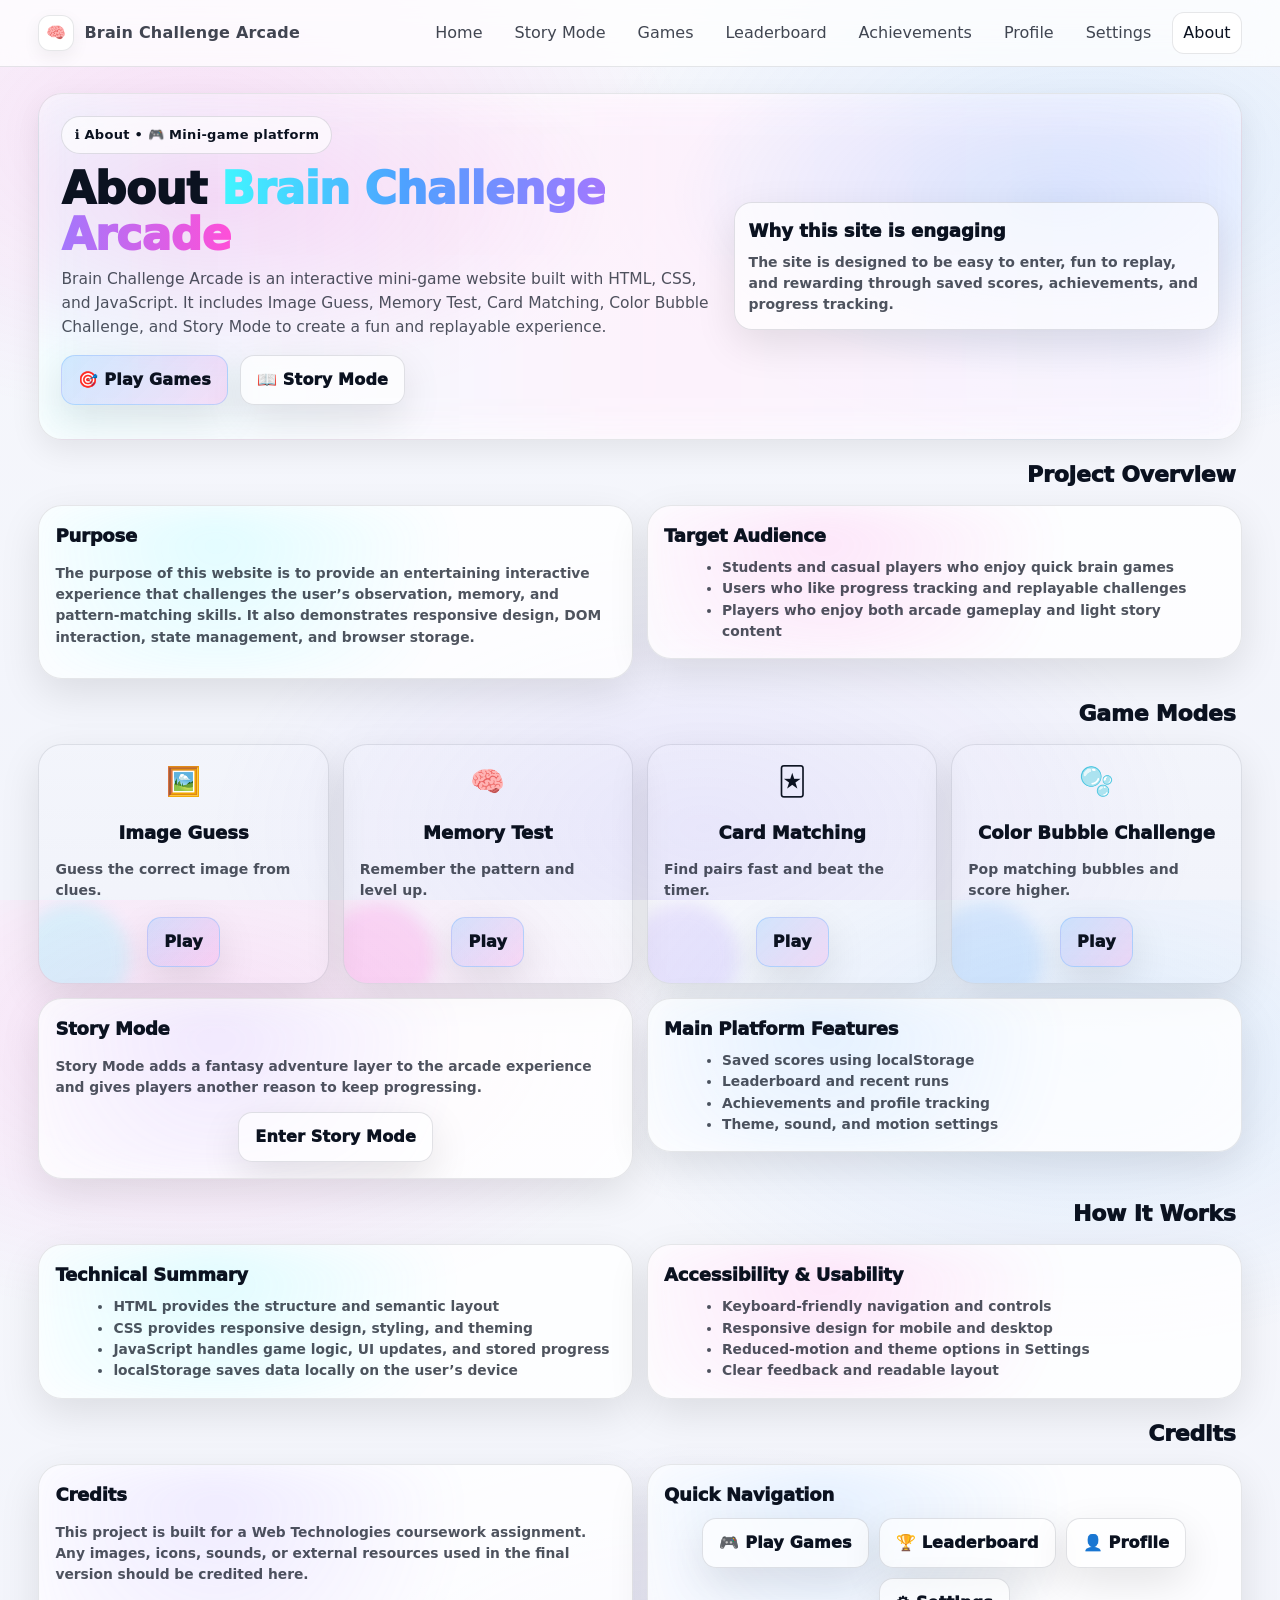
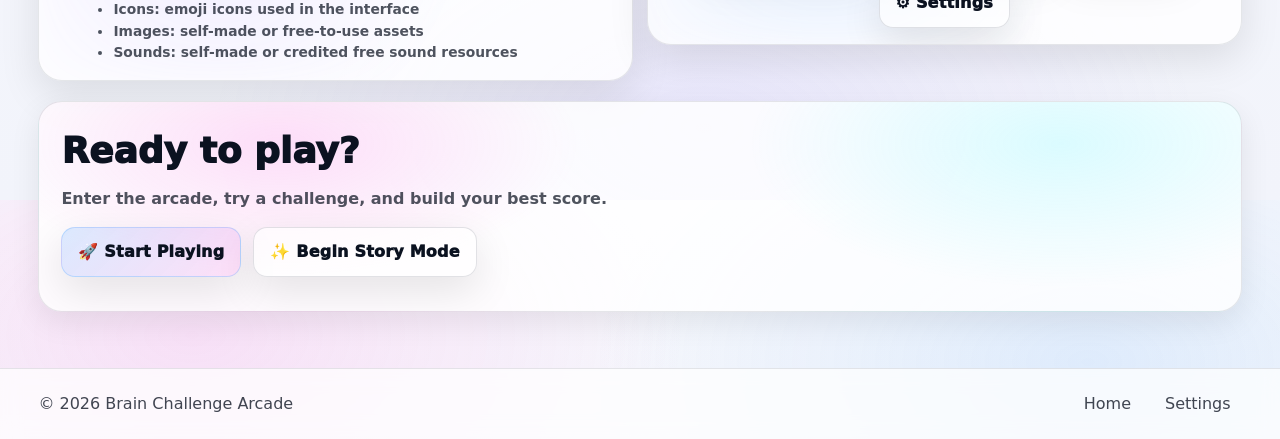
<file: about.html>
<!DOCTYPE html>
<html lang="en">


<!-- This script loads the saved theme before the page shows -->
<script>
    (function() {
        // Get theme from localStorage
        function getTheme() {
            try {
                return localStorage.getItem("bca_theme") || "system";
            } catch (e) {
                return "system";
            }
        }

        // Check if system prefers dark mode
        function systemPrefersDark() {
            return window.matchMedia &&
                window.matchMedia("(prefers-color-scheme: dark)").matches;
        }

        // Apply theme class to html
        var theme = getTheme();
        var root = document.documentElement;

        root.classList.remove("theme-light", "theme-dark");

        if (theme === "dark") root.classList.add("theme-dark");
        else if (theme === "light") root.classList.add("theme-light");
        else root.classList.add(systemPrefersDark() ? "theme-dark" : "theme-light");
    })();
</script>

<head>
    <!-- =========================================================
         Brain Challenge Arcade - about.html

         Improved version:
         ✅ Theme loader to stop flash issue
         ✅ Modern about page design
         ✅ Project overview section
         ✅ Game modes section
         ✅ Technical summary section
         ✅ Credits and quick navigation
         ✅ Responsive layout for mobile and desktop
    ========================================================== -->

    <!-- Basic page setup -->
    <meta charset="UTF-8" />
    <meta name="viewport" content="width=device-width, initial-scale=1" />
    <title>About • Brain Challenge Arcade</title>
    <meta name="description" content="Learn about Brain Challenge Arcade, its games, features, and how it works." />

    <!-- External CSS files -->
    <link rel="stylesheet" href="css/style.css" />
    <link rel="stylesheet" href="css/components.css" />
    <link rel="stylesheet" href="css/games.css" />

    <style>
        /* Main shared variables */
        
         :root {
            --r-xl: 24px;
            --r-lg: 18px;
            --r-md: 14px;
            --shadow: 0 22px 70px rgba(0, 0, 0, .12);
            --shadow2: 0 14px 40px rgba(0, 0, 0, .10);
            --focus: rgba(64, 246, 255, .55);
            --blue: #4ea1ff;
            --violet: #9b7bff;
            --pink: #ff4fd8;
            --cyan: #40f6ff;
            --max-page: 1280px;
        }
        /* Light theme colors */
        
        html.theme-light {
            --bg0: #f7f8fc;
            --bg1: #f2f4fb;
            --ink: #0b1220;
            --muted: rgba(11, 18, 32, .72);
            --muted2: rgba(11, 18, 32, .55);
            --card: rgba(255, 255, 255, .82);
            --card2: rgba(255, 255, 255, .66);
            --border: rgba(15, 23, 42, .10);
            --border2: rgba(15, 23, 42, .12);
            --navbg: rgba(255, 255, 255, .72);
            --navtext: rgba(11, 18, 32, .78);
            --navtextActive: rgba(11, 18, 32, 1);
        }
        /* Dark theme colors */
        
        html.theme-dark {
            --bg0: #070914;
            --bg1: #0b1028;
            --ink: #eaf0ff;
            --muted: rgba(234, 240, 255, .75);
            --muted2: rgba(234, 240, 255, .55);
            --card: rgba(255, 255, 255, .06);
            --card2: rgba(0, 0, 0, .22);
            --border: rgba(255, 255, 255, .12);
            --border2: rgba(255, 255, 255, .14);
            --navbg: rgba(0, 0, 0, .35);
            --navtext: rgba(234, 240, 255, .88);
            --navtextActive: rgba(234, 240, 255, 1);
        }
        /* Easier box sizing */
        
        * {
            box-sizing: border-box;
        }
        /* Remove default page spacing */
        
        html,
        body {
            margin: 0;
            padding: 0;
        }
        /* Main page background */
        
        body {
            color: var(--ink);
            overflow-x: hidden;
            background: radial-gradient(900px 520px at 15% 15%, rgba(255, 79, 216, .14), transparent 55%), radial-gradient(900px 520px at 85% 18%, rgba(78, 161, 255, .14), transparent 55%), radial-gradient(900px 520px at 55% 92%, rgba(155, 123, 255, .12), transparent 55%), linear-gradient(180deg, var(--bg0), var(--bg1));
        }
        /* Main container */
        
        .container {
            width: min(100% - 28px, var(--max-page));
            margin-inline: auto;
        }
        /* Main page spacing */
        
        .page {
            padding-top: 26px;
            padding-bottom: 56px;
        }
        /* Space between sections */
        
        .section {
            margin-top: 18px;
        }
        /* Focus outline for accessibility */
        
        a:focus-visible,
        button:focus-visible,
        input:focus-visible,
        select:focus-visible {
            outline: 3px solid var(--focus);
            outline-offset: 3px;
            border-radius: 12px;
        }
        /* Navbar style */
        
        .navbar {
            background: var(--navbg) !important;
            border-bottom: 1px solid var(--border);
            backdrop-filter: blur(12px);
        }
        
        .nav-link,
        .brand-text {
            color: var(--navtext) !important;
        }
        
        .nav-link.nav-active {
            color: var(--navtextActive) !important;
        }
        /* Hero section */
        
        .arcade-hero {
            border-radius: var(--r-xl);
            background: radial-gradient(650px 300px at 15% 30%, rgba(255, 79, 216, .18), transparent 60%), radial-gradient(650px 300px at 85% 30%, rgba(78, 161, 255, .18), transparent 60%), var(--card);
            border: 1px solid var(--border);
            box-shadow: var(--shadow);
            padding: 22px;
            overflow: hidden;
            position: relative;
        }
        /* Soft glow effect behind hero */
        
        .arcade-hero::after {
            content: "";
            position: absolute;
            inset: -2px;
            background: linear-gradient(90deg, rgba(64, 246, 255, .14), rgba(255, 79, 216, .12), rgba(155, 123, 255, .12));
            filter: blur(22px);
            opacity: .55;
            z-index: 0;
            pointer-events: none;
        }
        /* Hero layout */
        
        .hero-inner {
            position: relative;
            z-index: 1;
            display: grid;
            grid-template-columns: 1.15fr .85fr;
            gap: 16px;
            align-items: center;
        }
        /* Small top hero label */
        
        .hero-kicker {
            display: inline-flex;
            gap: 10px;
            align-items: center;
            padding: 8px 12px;
            border-radius: 999px;
            background: var(--card2);
            border: 1px solid var(--border2);
            color: var(--navtextActive);
            font-weight: 850;
            letter-spacing: .3px;
            font-size: 13px;
        }
        /* Hero title */
        
        .hero-title {
            margin: 12px 0 8px;
            font-size: clamp(28px, 3.5vw, 44px);
            line-height: 1.06;
            letter-spacing: -0.6px;
            font-weight: 950;
        }
        /* Gradient text in title */
        
        .hero-title .grad {
            background: linear-gradient(90deg, var(--cyan), var(--blue), var(--violet), var(--pink));
            -webkit-background-clip: text;
            background-clip: text;
            color: transparent;
        }
        /* Hero paragraph */
        
        .hero-sub {
            margin: 0;
            max-width: 72ch;
            color: var(--muted);
            font-size: 15.5px;
            line-height: 1.55;
        }
        /* Hero buttons */
        
        .hero-actions {
            display: flex;
            flex-wrap: wrap;
            gap: 12px;
            margin-top: 16px;
        }
        /* Shared arcade button */
        
        .btn-arcade {
            display: inline-flex;
            align-items: center;
            justify-content: center;
            gap: 10px;
            min-height: 46px;
            padding: 12px 16px;
            border-radius: 14px;
            text-decoration: none;
            font-weight: 950;
            letter-spacing: .2px;
            border: 1px solid var(--border2);
            background: var(--card2);
            color: var(--ink);
            box-shadow: var(--shadow2);
            transition: transform .16s ease, filter .16s ease, box-shadow .16s ease;
            user-select: none;
            cursor: pointer;
            text-align: center;
        }
        
        .btn-arcade.primary {
            border: 1px solid rgba(78, 161, 255, .28);
            background: linear-gradient(135deg, rgba(78, 161, 255, .20), rgba(255, 79, 216, .16));
        }
        
        .btn-arcade:hover {
            transform: translateY(-2px);
            filter: brightness(1.03);
        }
        
        .btn-arcade:active {
            transform: translateY(0) scale(.99);
        }
        /* Right hero info box */
        
        .hero-box {
            background: var(--card2);
            border: 1px solid var(--border2);
            border-radius: var(--r-lg);
            padding: 14px;
            box-shadow: var(--shadow2);
        }
        
        .hero-box h3 {
            margin: 0 0 8px;
            font-size: 18px;
            font-weight: 950;
        }
        
        .hero-box p {
            margin: 0;
            color: var(--muted);
            font-weight: 700;
            font-size: 14px;
            line-height: 1.5;
        }
        /* Section heading */
        
        .section-head {
            margin-top: 18px;
            display: flex;
            justify-content: flex-end;
            text-align: right;
            padding-right: 6px;
        }
        
        .section-head h2 {
            margin: 0;
            font-size: 22px;
            font-weight: 950;
            letter-spacing: -0.2px;
        }
        
        .section-head p {
            display: none;
        }
        /* Two-column tiles */
        
        .tiles {
            margin-top: 14px;
            display: grid;
            grid-template-columns: repeat(2, minmax(0, 1fr));
            gap: 14px;
            align-items: start;
        }
        /* Four-column game cards */
        
        .tiles3 {
            margin-top: 14px;
            display: grid;
            grid-template-columns: repeat(4, minmax(0, 1fr));
            gap: 14px;
            align-items: stretch;
            width: 100%;
        }
        /* Shared tile card */
        
        .tile {
            position: relative;
            border-radius: var(--r-xl);
            padding: 16px;
            background: var(--card);
            border: 1px solid var(--border);
            box-shadow: var(--shadow2);
            overflow: hidden;
            min-width: 0;
        }
        /* Glow effect on tiles */
        
        .tile::before {
            content: "";
            position: absolute;
            inset: -2px;
            opacity: .22;
            filter: blur(18px);
            z-index: 0;
            pointer-events: none;
        }
        
        .tile.t1::before {
            background: radial-gradient(circle at 30% 20%, rgba(64, 246, 255, .65), transparent 55%);
        }
        
        .tile.t2::before {
            background: radial-gradient(circle at 30% 20%, rgba(255, 79, 216, .60), transparent 55%);
        }
        
        .tile.t3::before {
            background: radial-gradient(circle at 30% 20%, rgba(155, 123, 255, .60), transparent 55%);
        }
        
        .tile.t4::before {
            background: radial-gradient(circle at 30% 20%, rgba(78, 161, 255, .60), transparent 55%);
        }
        
        .tile>* {
            position: relative;
            z-index: 1;
        }
        
        .tile h3 {
            margin: 0 0 8px;
            font-size: 18px;
            font-weight: 950;
            letter-spacing: -0.2px;
        }
        
        .tile p,
        .tile li {
            color: var(--muted);
            font-weight: 650;
            line-height: 1.55;
            font-size: 13.8px;
        }
        
        .tile ul {
            margin: 8px 0 0 18px;
        }
        /* Single game card */
        
        .game-card {
            position: relative;
            border-radius: var(--r-xl);
            padding: 16px;
            background: linear-gradient(180deg, rgba(255, 255, 255, .05), rgba(255, 255, 255, .02));
            border: 1px solid var(--border);
            box-shadow: var(--shadow2);
            overflow: hidden;
            height: 240px;
            display: flex;
            flex-direction: column;
            justify-content: space-between;
            width: 100%;
            min-width: 0;
        }
        /* Glow circle in game cards */
        
        .game-card::before {
            content: "";
            position: absolute;
            inset: auto auto -30px -20px;
            width: 110px;
            height: 110px;
            border-radius: 50%;
            opacity: .18;
            filter: blur(8px);
        }
        
        .game-card.g1::before {
            background: rgba(64, 246, 255, .9);
        }
        
        .game-card.g2::before {
            background: rgba(255, 79, 216, .9);
        }
        
        .game-card.g3::before {
            background: rgba(155, 123, 255, .9);
        }
        
        .game-card.g4::before {
            background: rgba(78, 161, 255, .9);
        }
        
        .game-card>* {
            position: relative;
            z-index: 1;
        }
        
        .game-icon {
            font-size: 28px;
            margin-bottom: 10px;
        }
        
        .game-card h3 {
            margin: 0 0 8px;
            font-size: 18px;
            font-weight: 950;
        }
        
        .game-card p {
            margin: 0;
            color: var(--muted);
            font-size: 14px;
            line-height: 1.5;
            font-weight: 650;
        }
        /* Button group inside cards */
        
        .tile-actions {
            margin-top: 10px;
            display: flex;
            justify-content: center;
            gap: 10px;
            flex-wrap: wrap;
        }
        /* Final call-to-action banner */
        
        .cta-banner {
            margin-top: 20px;
            position: relative;
            overflow: hidden;
            border-radius: var(--r-xl);
            padding: 22px;
            background: radial-gradient(500px 220px at 20% 20%, rgba(255, 79, 216, .18), transparent 60%), radial-gradient(520px 240px at 85% 20%, rgba(64, 246, 255, .18), transparent 60%), var(--card);
            border: 1px solid var(--border);
            box-shadow: var(--shadow);
        }
        
        .cta-banner h2 {
            margin: 0 0 8px;
            font-size: clamp(24px, 3vw, 36px);
            font-weight: 950;
        }
        
        .cta-banner p {
            margin: 0;
            color: var(--muted);
            max-width: 70ch;
            line-height: 1.6;
            font-weight: 650;
        }
        /* Footer */
        
        .footer {
            background: var(--navbg);
            border-top: 1px solid var(--border);
        }
        
        .footer .muted,
        .footer a {
            color: var(--navtext) !important;
        }
        /* Large tablet layout */
        
        @media (max-width: 1200px) {
            .tiles3 {
                grid-template-columns: repeat(2, minmax(0, 1fr));
            }
        }
        /* Tablet layout */
        
        @media (max-width: 980px) {
            .hero-inner,
            .tiles,
            .tiles3 {
                grid-template-columns: 1fr;
            }
            .tiles3 {
                gap: 16px;
            }
            .game-card {
                width: 100%;
                max-width: none;
                margin: 0;
            }
            .section-head {
                justify-content: center;
                text-align: center;
                padding-right: 0;
            }
        }
        /* Mobile layout */
        
        @media (max-width: 640px) {
            .container {
                width: min(100% - 20px, var(--max-page));
            }
            .arcade-hero,
            .tile,
            .game-card,
            .cta-banner {
                border-radius: 22px;
            }
            .game-card {
                height: auto;
                min-height: 220px;
            }
            .hero-actions,
            .tile-actions {
                flex-direction: column;
            }
            .hero-actions .btn-arcade,
            .tile-actions .btn-arcade,
            .tile-actions a.btn-arcade {
                width: 100%;
            }
            .section {
                padding-left: 4px;
                padding-right: 4px;
            }
        }
    </style>
</head>

<body>
    <!-- Skip link for accessibility -->
    <a class="skip-link" href="#main">Skip to content</a>

    <!-- Navigation bar -->
    <header class="navbar" role="banner">
        <div class="container navbar-inner">
            <a class="brand" href="index.html" aria-label="Brain Challenge Arcade Home">
                <span class="brand-mark" aria-hidden="true">🧠</span>
                <span class="brand-text">Brain Challenge Arcade</span>
            </a>

            <!-- Desktop navigation links -->
            <nav class="nav" aria-label="Primary">
                <a class="nav-link" href="index.html">Home</a>
                <a class="nav-link" href="story.html">Story Mode</a>
                <a class="nav-link" href="games.html">Games</a>
                <a class="nav-link" href="leaderboard.html">Leaderboard</a>
                <a class="nav-link" href="achievements.html">Achievements</a>
                <a class="nav-link" href="profile.html">Profile</a>
                <a class="nav-link" href="settings.html">Settings</a>
                <a class="nav-link nav-active" href="about.html">About</a>
            </nav>

            <!-- Mobile menu button -->
            <button class="icon-btn nav-toggle" type="button" aria-label="Open menu" aria-expanded="false" aria-controls="mobileMenu">☰</button>
        </div>

        <!-- Mobile navigation menu -->
        <div class="mobile-menu hidden" id="mobileMenu">
            <div class="container mobile-menu-inner">
                <a class="nav-link" href="index.html">Home</a>
                <a class="nav-link" href="story.html">Story Mode</a>
                <a class="nav-link" href="games.html">Games</a>
                <a class="nav-link" href="leaderboard.html">Leaderboard</a>
                <a class="nav-link" href="achievements.html">Achievements</a>
                <a class="nav-link" href="profile.html">Profile</a>
                <a class="nav-link" href="settings.html">Settings</a>
                <a class="nav-link nav-active" href="about.html">About</a>
            </div>
        </div>
    </header>

    <!-- Main page content -->
    <main id="main" class="container page">

        <!-- Hero section -->
        <section class="arcade-hero" aria-labelledby="heroTitle">
            <div class="hero-inner">
                <div>
                    <div class="hero-kicker">ℹ️ About • 🎮 Mini-game platform</div>
                    <h1 id="heroTitle" class="hero-title">
                        About <span class="grad">Brain Challenge Arcade</span>
                    </h1>
                    <p class="hero-sub">
                        Brain Challenge Arcade is an interactive mini-game website built with HTML, CSS, and JavaScript. It includes Image Guess, Memory Test, Card Matching, Color Bubble Challenge, and Story Mode to create a fun and replayable experience.
                    </p>

                    <!-- Hero buttons -->
                    <div class="hero-actions">
                        <a class="btn-arcade primary" href="index.html#games">🎯 Play Games</a>
                        <a class="btn-arcade" href="story.html">📖 Story Mode</a>
                    </div>
                </div>

                <!-- Hero side info box -->
                <aside class="hero-box" aria-label="Quick summary">
                    <h3>Why this site is engaging</h3>
                    <p>
                        The site is designed to be easy to enter, fun to replay, and rewarding through saved scores, achievements, and progress tracking.
                    </p>
                </aside>
            </div>
        </section>

        <!-- Project overview section -->
        <section class="section" aria-label="Project overview">
            <div class="section-head">
                <h2>Project Overview</h2>
                <p>Purpose • Audience</p>
            </div>

            <div class="tiles">
                <article class="tile t1">
                    <h3>Purpose</h3>
                    <p>
                        The purpose of this website is to provide an entertaining interactive experience that challenges the user’s observation, memory, and pattern-matching skills. It also demonstrates responsive design, DOM interaction, state management, and browser storage.
                    </p>
                </article>

                <article class="tile t2">
                    <h3>Target Audience</h3>
                    <ul>
                        <li>Students and casual players who enjoy quick brain games</li>
                        <li>Users who like progress tracking and replayable challenges</li>
                        <li>Players who enjoy both arcade gameplay and light story content</li>
                    </ul>
                </article>
            </div>
        </section>

        <!-- Game modes section -->
        <section class="section" aria-label="Game modes">
            <div class="section-head">
                <h2>Game Modes</h2>
                <p>Games • Replay value</p>
            </div>

            <div class="tiles3">
                <article class="game-card g1">
                    <div class="game-icon" aria-hidden="true">🖼️</div>
                    <h3>Image Guess</h3>
                    <p>Guess the correct image from clues.</p>
                    <div class="tile-actions">
                        <a class="btn-arcade primary" href="games/image-guess/index.html">Play</a>
                    </div>
                </article>

                <article class="game-card g2">
                    <div class="game-icon" aria-hidden="true">🧠</div>
                    <h3>Memory Test</h3>
                    <p>Remember the pattern and level up.</p>
                    <div class="tile-actions">
                        <a class="btn-arcade primary" href="games/memory-test/index.html">Play</a>
                    </div>
                </article>

                <article class="game-card g3">
                    <div class="game-icon" aria-hidden="true">🃏</div>
                    <h3>Card Matching</h3>
                    <p>Find pairs fast and beat the timer.</p>
                    <div class="tile-actions">
                        <a class="btn-arcade primary" href="games/card-matching/index.html">Play</a>
                    </div>
                </article>

                <article class="game-card g4">
                    <div class="game-icon" aria-hidden="true">🫧</div>
                    <h3>Color Bubble Challenge</h3>
                    <p>Pop matching bubbles and score higher.</p>
                    <div class="tile-actions">
                        <a class="btn-arcade primary" href="games/color-bubble-challenge/index.html">Play</a>
                    </div>
                </article>
            </div>

            <div class="tiles" style="margin-top:14px;">
                <article class="tile t3">
                    <h3>Story Mode</h3>
                    <p>
                        Story Mode adds a fantasy adventure layer to the arcade experience and gives players another reason to keep progressing.
                    </p>
                    <div class="tile-actions">
                        <a class="btn-arcade" href="story.html">Enter Story Mode</a>
                    </div>
                </article>

                <article class="tile t4">
                    <h3>Main Platform Features</h3>
                    <ul>
                        <li>Saved scores using <strong>localStorage</strong></li>
                        <li>Leaderboard and recent runs</li>
                        <li>Achievements and profile tracking</li>
                        <li>Theme, sound, and motion settings</li>
                    </ul>
                </article>
            </div>
        </section>

        <!-- How it works section -->
        <section class="section" aria-label="Technical summary">
            <div class="section-head">
                <h2>How It Works</h2>
                <p>Technical summary</p>
            </div>

            <div class="tiles">
                <article class="tile t1">
                    <h3>Technical Summary</h3>
                    <ul>
                        <li><strong>HTML</strong> provides the structure and semantic layout</li>
                        <li><strong>CSS</strong> provides responsive design, styling, and theming</li>
                        <li><strong>JavaScript</strong> handles game logic, UI updates, and stored progress</li>
                        <li><strong>localStorage</strong> saves data locally on the user’s device</li>
                    </ul>
                </article>

                <article class="tile t2">
                    <h3>Accessibility &amp; Usability</h3>
                    <ul>
                        <li>Keyboard-friendly navigation and controls</li>
                        <li>Responsive design for mobile and desktop</li>
                        <li>Reduced-motion and theme options in Settings</li>
                        <li>Clear feedback and readable layout</li>
                    </ul>
                </article>
            </div>
        </section>

        <!-- Credits section -->
        <section class="section" aria-label="Credits">
            <div class="section-head">
                <h2>Credits</h2>
                <p>Resources • Attribution</p>
            </div>

            <div class="tiles">
                <article class="tile t3">
                    <h3>Credits</h3>
                    <p>
                        This project is built for a Web Technologies coursework assignment. Any images, icons, sounds, or external resources used in the final version should be credited here.
                    </p>
                    <ul>
                        <li>Icons: emoji icons used in the interface</li>
                        <li>Images: self-made or free-to-use assets</li>
                        <li>Sounds: self-made or credited free sound resources</li>
                    </ul>
                </article>

                <article class="tile t4">
                    <h3>Quick Navigation</h3>
                    <div class="tile-actions">
                        <a class="btn-arcade" href="index.html#games">🎮 Play Games</a>
                        <a class="btn-arcade" href="leaderboard.html">🏆 Leaderboard</a>
                        <a class="btn-arcade" href="profile.html">👤 Profile</a>
                        <a class="btn-arcade" href="settings.html">⚙️ Settings</a>
                    </div>
                </article>
            </div>
        </section>

        <!-- Final call to action -->
        <section class="cta-banner" aria-label="Final call to action">
            <h2>Ready to play?</h2>
            <p>
                Enter the arcade, try a challenge, and build your best score.
            </p>

            <div class="hero-actions">
                <a class="btn-arcade primary" href="index.html#games">🚀 Start Playing</a>
                <a class="btn-arcade" href="story.html">✨ Begin Story Mode</a>
            </div>
        </section>

    </main>

    <!-- Footer -->
    <footer class="footer" role="contentinfo">
        <div class="container footer-inner">
            <div class="muted">© <span id="year"></span> Brain Challenge Arcade</div>
            <div class="footer-links">
                <a href="index.html">Home</a>
                <a href="settings.html">Settings</a>
            </div>
        </div>
    </footer>

    <!-- External scripts -->
    <script src="js/storage.js"></script>
    <script src="js/ui.js"></script>
    <script src="js/app.js"></script>

    <script>
        // Show current year in footer
        document.getElementById("year").textContent = new Date().getFullYear();

        // Mobile menu toggle
        (function() {
            const btn = document.querySelector(".nav-toggle");
            const menu = document.getElementById("mobileMenu");
            if (!btn || !menu) return;

            btn.addEventListener("click", () => {
                const isOpen = btn.getAttribute("aria-expanded") === "true";
                btn.setAttribute("aria-expanded", String(!isOpen));
                menu.classList.toggle("hidden", isOpen);
            });
        })();
    </script>
</body>

</html>
</file>
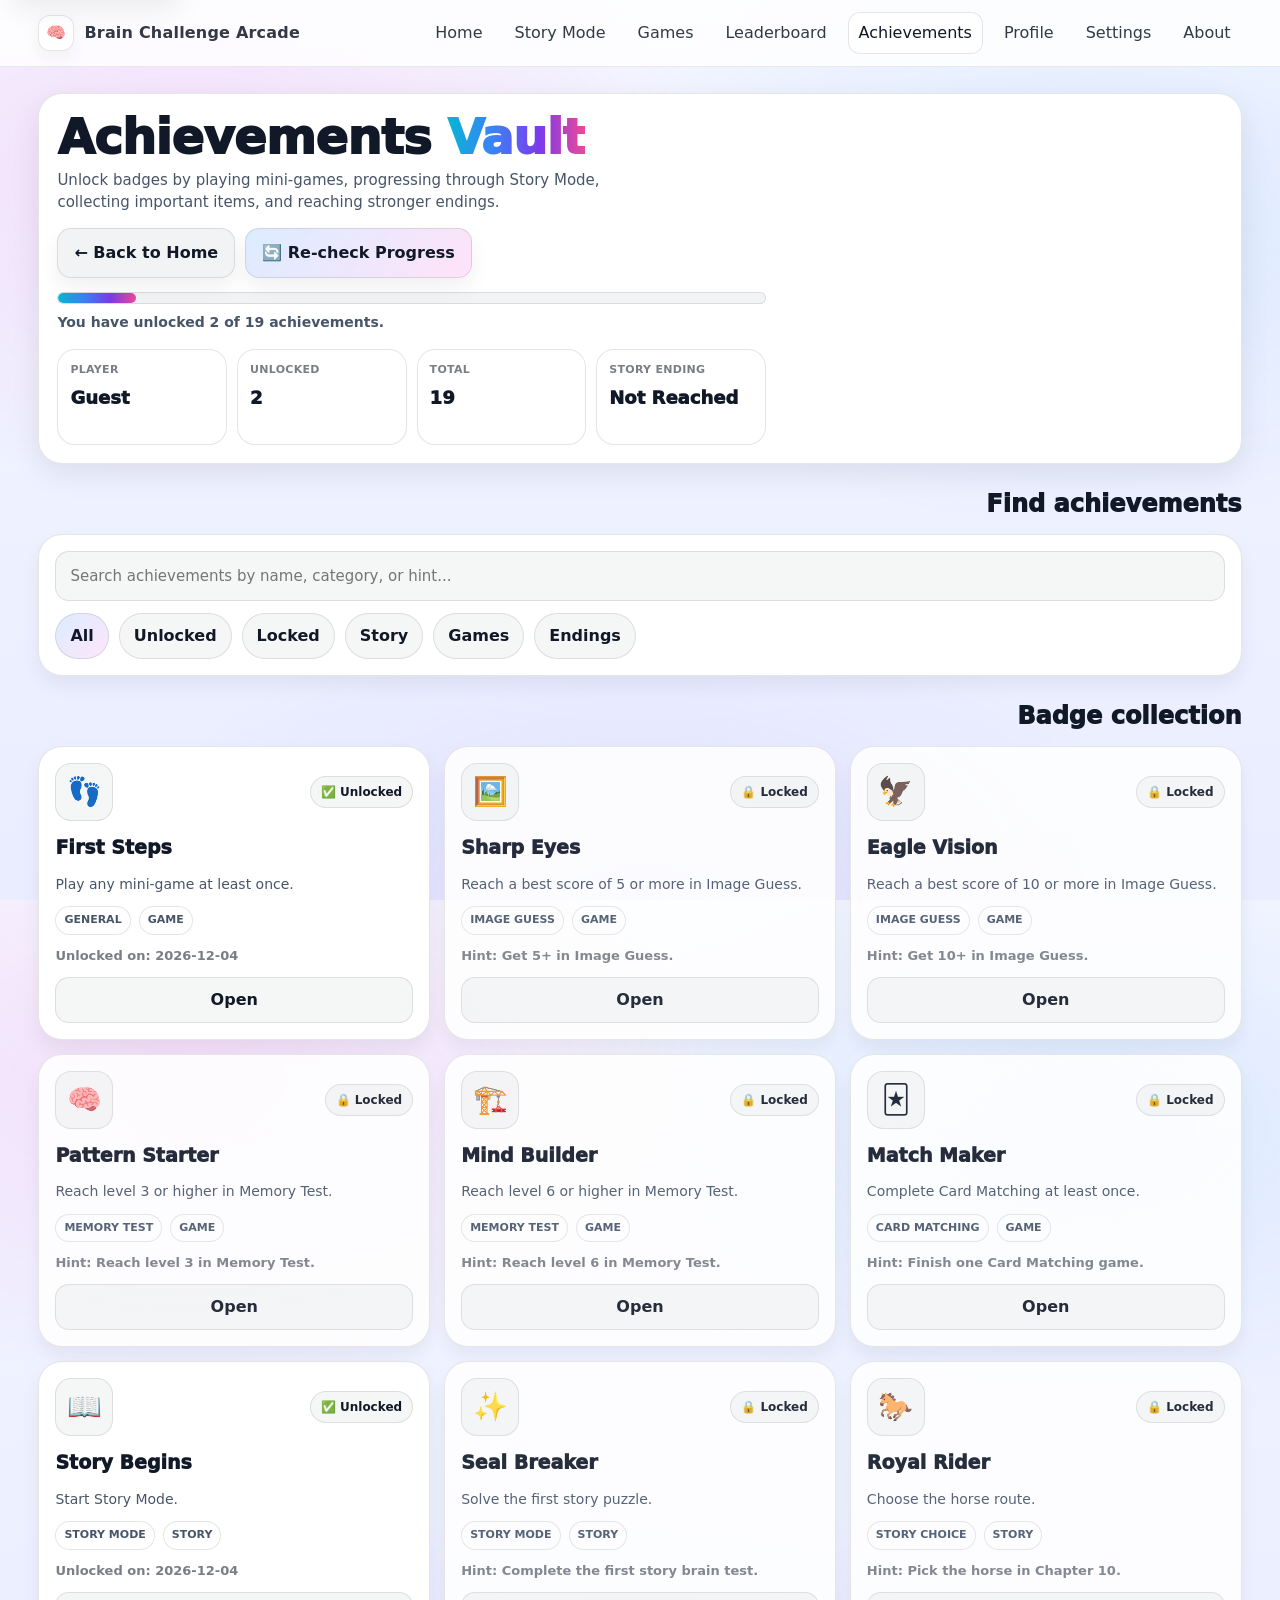
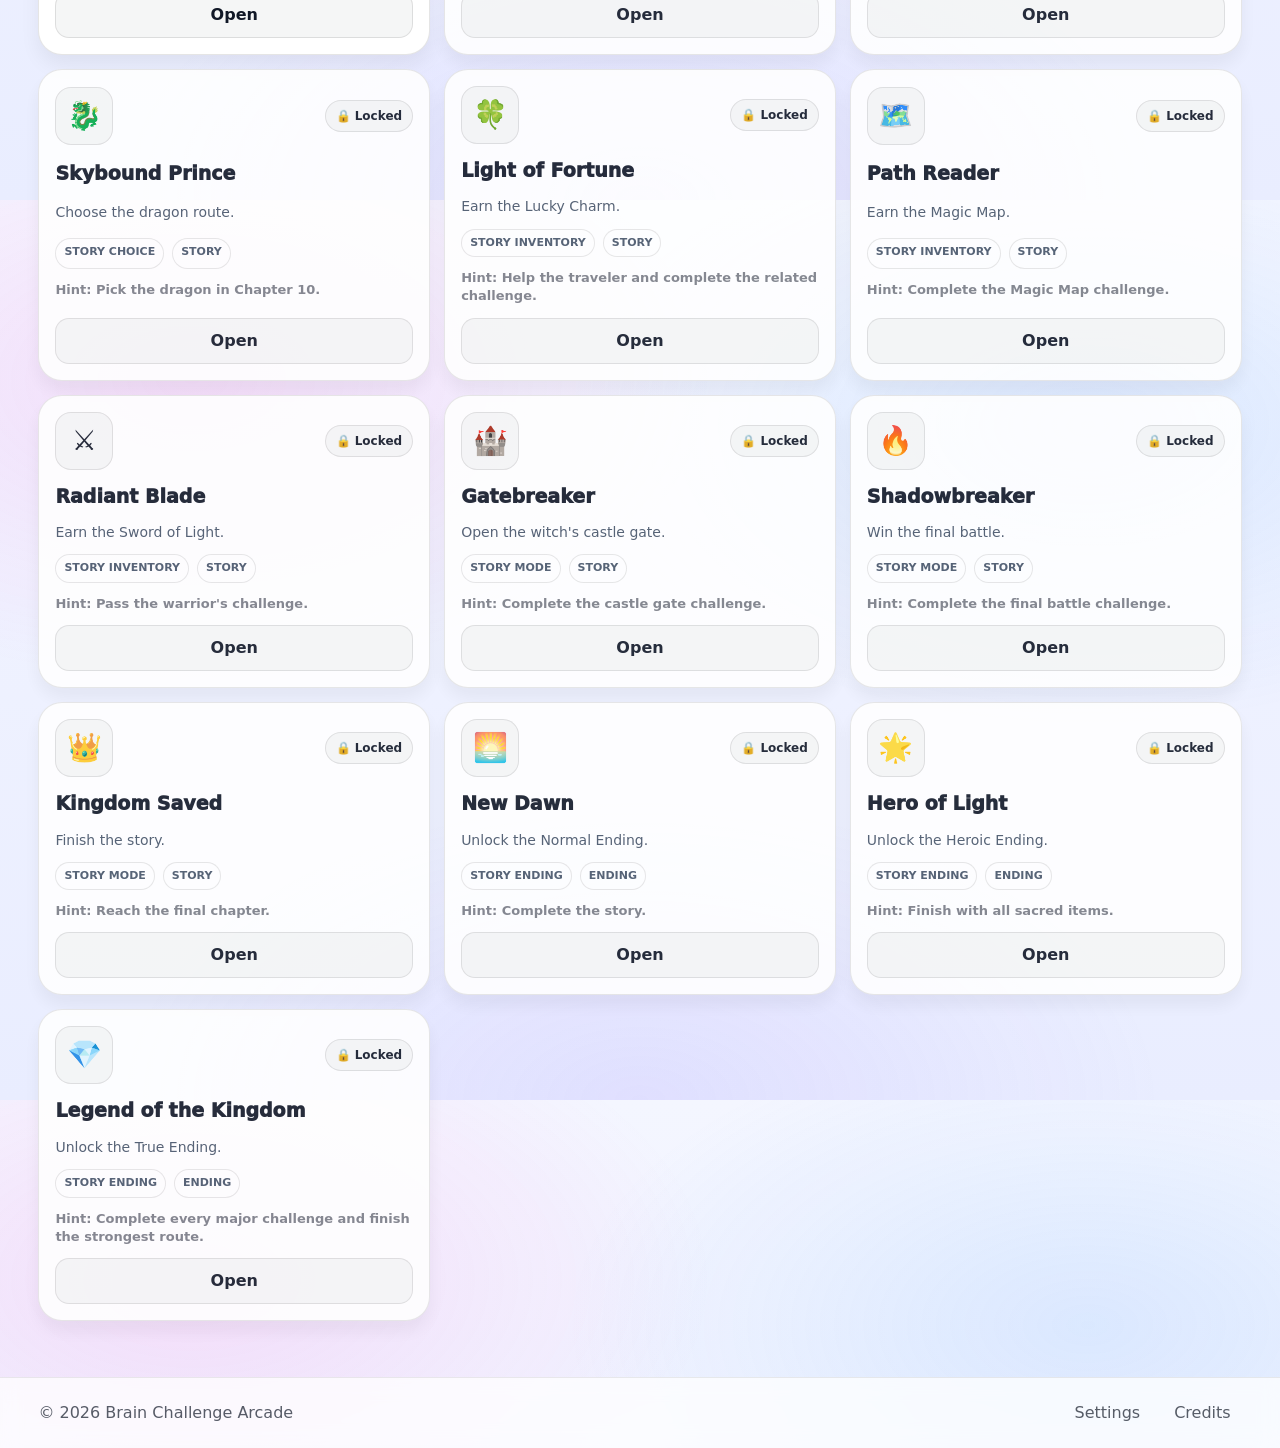
<file: achievements.html>
<!DOCTYPE html>
<html lang="en">

<head>
    <!-- =========================================================
         Brain Challenge Arcade - achievements.html

         
         ✅ Theme loader to stop flash issue
         ✅ Modern achievements page design
         ✅ Achievement progress bar
         ✅ Search and filter system
         ✅ Badge collection cards
         ✅ Responsive layout for mobile and desktop
    ========================================================== -->

    <!-- This script loads the saved theme before the page shows -->
    <script>
        (function() {
            // Get theme from localStorage
            function getTheme() {
                try {
                    return localStorage.getItem("bca_theme") || "system";
                } catch (e) {
                    return "system";
                }
            }

            // Check if system theme is dark
            function systemPrefersDark() {
                return !!(
                    window.matchMedia &&
                    window.matchMedia("(prefers-color-scheme: dark)").matches
                );
            }

            // Apply theme class to html
            var theme = getTheme();
            var root = document.documentElement;
            root.classList.remove("theme-dark", "theme-light");

            if (theme === "dark") root.classList.add("theme-dark");
            else if (theme === "light") root.classList.add("theme-light");
            else root.classList.add(systemPrefersDark() ? "theme-dark" : "theme-light");
        })();
    </script>

    <!-- Basic page setup -->
    <meta charset="UTF-8" />
    <meta name="viewport" content="width=device-width, initial-scale=1" />
    <title>Achievements • Brain Challenge Arcade</title>
    <meta name="description" content="Track unlocked badges, story milestones, and achievement progress in Brain Challenge Arcade." />

    <!-- External CSS files -->
    <link rel="stylesheet" href="css/style.css" />
    <link rel="stylesheet" href="css/components.css" />
    <link rel="stylesheet" href="css/games.css" />

    <style>
        /* Main dark theme colors */
        
         :root {
            --bg0: #070914;
            --bg1: #0b1028;
            --ink: #eaf0ff;
            --muted: rgba(234, 240, 255, .74);
            --muted2: rgba(234, 240, 255, .56);
            --card: rgba(255, 255, 255, .06);
            --card-strong: rgba(255, 255, 255, .08);
            --border: rgba(255, 255, 255, .12);
            --blue: #4ea1ff;
            --violet: #9b7bff;
            --pink: #ff4fd8;
            --cyan: #40f6ff;
            --shadow: 0 22px 70px rgba(0, 0, 0, .45);
            --shadow2: 0 14px 40px rgba(0, 0, 0, .28);
            --r-xl: 24px;
            --r-lg: 18px;
            --r-md: 14px;
        }
        /* Light theme colors */
        
        .theme-light {
            --bg0: #f4f6ff;
            --bg1: #e9edff;
            --ink: #111827;
            --muted: rgba(17, 24, 39, .74);
            --muted2: rgba(17, 24, 39, .56);
            --card: rgba(255, 255, 255, .86);
            --card-strong: #ffffff;
            --border: rgba(0, 0, 0, .08);
            --blue: #3b82f6;
            --violet: #7c3aed;
            --pink: #ec4899;
            --cyan: #06b6d4;
            --shadow: 0 20px 40px rgba(0, 0, 0, .08);
            --shadow2: 0 10px 20px rgba(0, 0, 0, .06);
        }
        /* Make sizing easier */
        
        * {
            box-sizing: border-box;
        }
        /* Page background */
        
        body {
            background: radial-gradient(900px 520px at 15% 20%, rgba(255, 79, 216, .14), transparent 58%), radial-gradient(900px 520px at 85% 25%, rgba(78, 161, 255, .14), transparent 58%), radial-gradient(900px 520px at 50% 100%, rgba(155, 123, 255, .12), transparent 58%), linear-gradient(180deg, var(--bg0), var(--bg1));
            color: var(--ink);
            overflow-x: hidden;
        }
        /* Main page spacing */
        
        .page {
            padding-top: 26px;
            padding-bottom: 56px;
        }
        /* Skip link for accessibility */
        
        .skip-link {
            position: absolute;
            left: 12px;
            top: -48px;
            z-index: 9999;
            background: #fff;
            color: #111;
            padding: 10px 14px;
            border-radius: 12px;
            text-decoration: none;
            font-weight: 800;
            transition: top .18s ease;
        }
        
        .skip-link:focus {
            top: 12px;
        }
        /* Focus style for accessibility */
        
        a:focus-visible,
        button:focus-visible,
        input:focus-visible {
            outline: 3px solid rgba(64, 246, 255, .45);
            outline-offset: 3px;
            border-radius: 12px;
        }
        /* Navbar style */
        
        .navbar {
            background: rgba(0, 0, 0, .35) !important;
            border-bottom: 1px solid rgba(255, 255, 255, .10);
            backdrop-filter: blur(12px);
        }
        
        .nav-link,
        .brand-text {
            color: rgba(234, 240, 255, .90) !important;
        }
        
        .nav-link.nav-active {
            color: rgba(234, 240, 255, 1) !important;
        }
        /* Navbar light mode */
        
        .theme-light .navbar {
            background: rgba(255, 255, 255, .82) !important;
            border-bottom: 1px solid rgba(0, 0, 0, .08);
        }
        
        .theme-light .nav-link,
        .theme-light .brand-text {
            color: rgba(17, 24, 39, .86) !important;
        }
        
        .theme-light .nav-link.nav-active {
            color: rgba(17, 24, 39, 1) !important;
        }
        /* Hero section */
        
        .hero {
            border-radius: var(--r-xl);
            background: var(--card-strong);
            border: 1px solid var(--border);
            box-shadow: var(--shadow);
            padding: 18px;
        }
        
        .hero-layout {
            display: grid;
            grid-template-columns: 1fr;
            gap: 16px;
        }
        
        .hero-title {
            margin: 0;
            font-size: clamp(30px, 4vw, 48px);
            line-height: 1.05;
            font-weight: 950;
            letter-spacing: -.6px;
        }
        /* Gradient text in title */
        
        .hero-title .grad {
            background: linear-gradient(90deg, var(--cyan), var(--blue), var(--violet), var(--pink));
            -webkit-background-clip: text;
            background-clip: text;
            color: transparent;
        }
        
        .hero-sub {
            margin: 8px 0 0;
            max-width: 60ch;
            color: var(--muted);
            font-size: 15px;
            line-height: 1.45;
        }
        /* Hero buttons */
        
        .hero-actions {
            display: flex;
            gap: 10px;
            flex-wrap: wrap;
            margin-top: 14px;
        }
        /* Shared arcade button */
        
        .btn-arcade {
            display: inline-flex;
            align-items: center;
            justify-content: center;
            gap: 10px;
            padding: 12px 16px;
            border-radius: 14px;
            text-decoration: none;
            font-weight: 900;
            border: 1px solid var(--border);
            background: rgba(0, 0, 0, .16);
            color: var(--ink);
            box-shadow: var(--shadow2);
            cursor: pointer;
            transition: transform .16s ease, filter .16s ease, opacity .16s ease;
        }
        
        .theme-light .btn-arcade {
            background: rgba(17, 24, 39, .05);
        }
        
        .btn-arcade.primary {
            background: linear-gradient(135deg, rgba(78, 161, 255, .20), rgba(255, 79, 216, .16));
        }
        
        .btn-arcade:hover {
            transform: translateY(-2px);
            filter: brightness(1.04);
        }
        
        .btn-arcade:disabled {
            opacity: .72;
            cursor: wait;
            transform: none;
        }
        /* Top summary stats */
        
        .stats-row {
            margin-top: 0;
            display: grid;
            grid-template-columns: repeat(4, minmax(0, 1fr));
            gap: 10px;
        }
        
        .stat-card {
            border-radius: var(--r-lg);
            padding: 12px;
            background: var(--card);
            border: 1px solid var(--border);
            min-height: 96px;
        }
        
        .stat-label {
            font-size: 11px;
            text-transform: uppercase;
            letter-spacing: .3px;
            font-weight: 900;
            color: var(--muted2);
        }
        
        .stat-value {
            margin-top: 6px;
            font-size: 18px;
            font-weight: 950;
        }
        /* Progress bar area */
        
        .progress-wrap {
            margin-top: 14px;
        }
        
        .progressbar {
            height: 12px;
            border-radius: 999px;
            border: 1px solid var(--border);
            background: rgba(0, 0, 0, .16);
            overflow: hidden;
        }
        
        .theme-light .progressbar {
            background: rgba(17, 24, 39, .05);
        }
        
        .progressbar-fill {
            height: 100%;
            width: 0%;
            border-radius: 999px;
            background: linear-gradient(90deg, var(--cyan), var(--blue), var(--violet), var(--pink));
            transition: width .24s ease;
        }
        
        .progress-text {
            margin: 8px 0 0;
            color: var(--muted);
            font-weight: 700;
            font-size: 14px;
        }
        /* Section heading */
        
        .section-head {
            margin-top: 22px;
            margin-bottom: 12px;
            display: flex;
            justify-content: space-between;
            gap: 12px;
            align-items: end;
            flex-wrap: wrap;
        }
        
        .section-head h2 {
            margin: 0;
            font-size: 24px;
            font-weight: 950;
        }
        
        .section-head p {
            margin: 0;
            color: var(--muted2);
            font-weight: 700;
        }
        /* Search and filter toolbar */
        
        .toolbar {
            border-radius: var(--r-xl);
            padding: 16px;
            background: var(--card-strong);
            border: 1px solid var(--border);
            box-shadow: var(--shadow2);
        }
        
        .search-box {
            width: 100%;
            border-radius: 14px;
            border: 1px solid var(--border);
            background: rgba(0, 0, 0, .15);
            color: var(--ink);
            padding: 13px 14px;
            font-size: 15px;
        }
        
        .theme-light .search-box {
            background: rgba(17, 24, 39, .04);
        }
        
        .filter-row {
            margin-top: 12px;
            display: flex;
            flex-wrap: wrap;
            gap: 10px;
        }
        
        .filter-btn {
            appearance: none;
            border: 1px solid var(--border);
            background: rgba(0, 0, 0, .14);
            color: var(--ink);
            padding: 10px 14px;
            border-radius: 999px;
            font-weight: 850;
            cursor: pointer;
            transition: transform .16s ease, filter .16s ease;
        }
        
        .theme-light .filter-btn {
            background: rgba(17, 24, 39, .04);
        }
        
        .filter-btn.active {
            background: linear-gradient(135deg, rgba(78, 161, 255, .20), rgba(255, 79, 216, .14));
        }
        
        .filter-btn:hover {
            transform: translateY(-1px);
            filter: brightness(1.05);
        }
        /* Badge grid layout */
        
        .badge-grid {
            display: grid;
            grid-template-columns: repeat(3, minmax(0, 1fr));
            gap: 14px;
        }
        /* Single badge card */
        
        .badge-tile {
            border-radius: var(--r-xl);
            padding: 16px;
            background: var(--card-strong);
            border: 1px solid var(--border);
            box-shadow: var(--shadow2);
            display: grid;
            gap: 12px;
            min-height: 220px;
            transition: transform .16s ease, filter .16s ease;
        }
        
        .badge-tile:hover {
            transform: translateY(-3px);
            filter: brightness(1.03);
        }
        
        .badge-tile.locked {
            opacity: .9;
        }
        
        .badge-top {
            display: flex;
            justify-content: space-between;
            align-items: center;
            gap: 10px;
        }
        
        .badge-icon {
            width: 58px;
            height: 58px;
            border-radius: 16px;
            display: grid;
            place-items: center;
            font-size: 28px;
            background: rgba(0, 0, 0, .18);
            border: 1px solid var(--border);
        }
        
        .theme-light .badge-icon {
            background: rgba(17, 24, 39, .04);
        }
        
        .badge-chip {
            font-size: 12px;
            font-weight: 900;
            padding: 6px 10px;
            border-radius: 999px;
            border: 1px solid var(--border);
            background: rgba(0, 0, 0, .14);
            color: var(--ink);
        }
        
        .theme-light .badge-chip {
            background: rgba(17, 24, 39, .04);
        }
        
        .badge-title {
            margin: 0;
            font-size: 19px;
            font-weight: 950;
        }
        
        .badge-desc {
            margin: 0;
            color: var(--muted);
            font-size: 14px;
            line-height: 1.45;
        }
        
        .badge-meta {
            margin: 0;
            color: var(--muted2);
            font-size: 13px;
            line-height: 1.4;
            font-weight: 700;
        }
        
        .badge-tags {
            display: flex;
            flex-wrap: wrap;
            gap: 8px;
        }
        
        .badge-tag {
            font-size: 11px;
            font-weight: 900;
            padding: 5px 8px;
            border-radius: 999px;
            background: rgba(255, 255, 255, .05);
            border: 1px solid var(--border);
            color: var(--muted);
            text-transform: uppercase;
        }
        
        .badge-action {
            margin-top: auto;
        }
        
        .badge-link {
            display: inline-flex;
            justify-content: center;
            align-items: center;
            width: 100%;
            padding: 10px 12px;
            border-radius: 14px;
            text-decoration: none;
            font-weight: 900;
            border: 1px solid var(--border);
            background: rgba(0, 0, 0, .14);
            color: var(--ink);
        }
        
        .theme-light .badge-link {
            background: rgba(17, 24, 39, .04);
        }
        /* Empty state message */
        
        .empty-state {
            border-radius: var(--r-xl);
            padding: 24px;
            background: var(--card-strong);
            border: 1px solid var(--border);
            box-shadow: var(--shadow2);
            text-align: center;
            color: var(--muted);
            line-height: 1.55;
        }
        
        .hidden {
            display: none !important;
        }
        /* Footer */
        
        .footer {
            background: rgba(0, 0, 0, .35);
            border-top: 1px solid rgba(255, 255, 255, .10);
        }
        
        .footer .muted,
        .footer a {
            color: rgba(234, 240, 255, .72) !important;
        }
        
        .theme-light .footer {
            background: rgba(255, 255, 255, .75);
            border-top: 1px solid rgba(0, 0, 0, .08);
        }
        
        .theme-light .footer .muted,
        .theme-light .footer a {
            color: rgba(17, 24, 39, .7) !important;
        }
        /* Tablet layout */
        
        @media (max-width: 980px) {
            .stats-row {
                grid-template-columns: repeat(2, minmax(0, 1fr));
            }
            .badge-grid {
                grid-template-columns: repeat(2, minmax(0, 1fr));
            }
        }
        /* Mobile layout */
        
        @media (max-width: 640px) {
            .stats-row {
                grid-template-columns: 1fr;
            }
            .hero-actions,
            .filter-row {
                flex-direction: column;
            }
            .btn-arcade,
            .filter-btn {
                width: 100%;
            }
            .badge-grid {
                grid-template-columns: 1fr;
            }
        }
    </style>
</head>

<body>
    <!-- Skip link for accessibility -->
    <a class="skip-link" href="#main">Skip to content</a>

    <!-- Top navigation -->
    <header class="navbar" role="banner">
        <div class="container navbar-inner">
            <a class="brand" href="index.html" aria-label="Brain Challenge Arcade Home">
                <span class="brand-mark" aria-hidden="true">🧠</span>
                <span class="brand-text">Brain Challenge Arcade</span>
            </a>

            <!-- Desktop menu -->
            <nav class="nav" aria-label="Primary">
                <a class="nav-link" href="index.html">Home</a>
                <a class="nav-link" href="story.html">Story Mode</a>
                <a class="nav-link" href="games.html">Games</a>
                <a class="nav-link" href="leaderboard.html">Leaderboard</a>
                <a class="nav-link nav-active" href="achievements.html" aria-current="page">Achievements</a>
                <a class="nav-link" href="profile.html">Profile</a>
                <a class="nav-link" href="settings.html">Settings</a>
                <a class="nav-link" href="about.html">About</a>
            </nav>

            <!-- Mobile menu button -->
            <button class="icon-btn nav-toggle" type="button" aria-label="Open menu" aria-expanded="false" aria-controls="mobileMenu">☰</button>
        </div>

        <!-- Mobile menu -->
        <div class="mobile-menu hidden" id="mobileMenu">
            <div class="container mobile-menu-inner">
                <a class="nav-link" href="index.html">Home</a>
                <a class="nav-link" href="story.html">Story Mode</a>
                <a class="nav-link" href="games.html">Games</a>
                <a class="nav-link" href="leaderboard.html">Leaderboard</a>
                <a class="nav-link nav-active" href="achievements.html" aria-current="page">Achievements</a>
                <a class="nav-link" href="profile.html">Profile</a>
                <a class="nav-link" href="settings.html">Settings</a>
                <a class="nav-link" href="about.html">About</a>
            </div>
        </div>
    </header>

    <!-- Main content -->
    <main id="main" class="container page">
        <!-- Hero section -->
        <section class="hero" aria-labelledby="achTitle">
            <div class="hero-layout">
                <div>
                    <h1 id="achTitle" class="hero-title">Achievements <span class="grad">Vault</span></h1>
                    <p class="hero-sub">
                        Unlock badges by playing mini-games, progressing through Story Mode, collecting important items, and reaching stronger endings.
                    </p>

                    <!-- Hero action buttons -->
                    <div class="hero-actions">
                        <a class="btn-arcade" href="index.html">← Back to Home</a>
                        <button class="btn-arcade primary" id="btnRecheck" type="button">🔄 Re-check Progress</button>
                    </div>

                    <!-- Progress bar -->
                    <div class="progress-wrap">
                        <div class="progressbar" role="progressbar" aria-label="Achievements progress" aria-valuemin="0" aria-valuemax="100" aria-valuenow="0">
                            <div class="progressbar-fill" id="progressFill"></div>
                        </div>
                        <p class="progress-text" id="progressMsg">Play games and continue the story to unlock achievements.</p>
                    </div>
                </div>

                <!-- Stats cards -->
                <div class="stats-row" aria-label="Achievement overview">
                    <div class="stat-card">
                        <div class="stat-label">Player</div>
                        <div class="stat-value" id="playerName">Guest</div>
                    </div>
                    <div class="stat-card">
                        <div class="stat-label">Unlocked</div>
                        <div class="stat-value" id="unlockedCount">0</div>
                    </div>
                    <div class="stat-card">
                        <div class="stat-label">Total</div>
                        <div class="stat-value" id="totalCount">0</div>
                    </div>
                    <div class="stat-card">
                        <div class="stat-label">Story Ending</div>
                        <div class="stat-value" id="endingType">Not Reached</div>
                    </div>
                </div>
            </div>
        </section>

        <!-- Search section heading -->
        <div class="section-head">
            <h2>Find achievements</h2>
        </div>

        <!-- Search and filter tools -->
        <section class="toolbar" aria-label="Achievement search and filters">
            <input id="searchInput" class="search-box" type="search" placeholder="Search achievements by name, category, or hint..." aria-label="Search achievements" />

            <div class="filter-row" role="group" aria-label="Achievement filters">
                <button class="filter-btn active" type="button" data-filter="all">All</button>
                <button class="filter-btn" type="button" data-filter="unlocked">Unlocked</button>
                <button class="filter-btn" type="button" data-filter="locked">Locked</button>
                <button class="filter-btn" type="button" data-filter="story">Story</button>
                <button class="filter-btn" type="button" data-filter="game">Games</button>
                <button class="filter-btn" type="button" data-filter="ending">Endings</button>
            </div>
        </section>

        <!-- Badge section heading -->
        <div class="section-head">
            <h2>Badge collection</h2>
        </div>

        <!-- Achievement badge cards -->
        <section aria-label="Achievement badges">
            <div class="badge-grid" id="badgeGrid" aria-live="polite"></div>
            <div id="emptyState" class="empty-state hidden">
                No achievements match your current search or filter.
            </div>
        </section>
    </main>

    <!-- Footer -->
    <footer class="footer" role="contentinfo">
        <div class="container footer-inner">
            <div class="muted">© <span id="year"></span> Brain Challenge Arcade</div>
            <div class="footer-links">
                <a href="settings.html">Settings</a>
                <a href="about.html">Credits</a>
            </div>
        </div>
    </footer>

    <!-- External scripts -->
    <script src="js/storage.js"></script>
    <script src="js/ui.js"></script>
    <script src="js/app.js"></script>

    <script>
        // Show current year in footer
        document.getElementById("year").textContent = new Date().getFullYear();

        // Mobile menu toggle
        (function() {
            var btn = document.querySelector(".nav-toggle");
            var menu = document.getElementById("mobileMenu");
            if (!btn || !menu) return;

            btn.addEventListener("click", function() {
                var isOpen = btn.getAttribute("aria-expanded") === "true";
                btn.setAttribute("aria-expanded", String(!isOpen));
                menu.classList.toggle("hidden", isOpen);
            });
        })();

        // Short helper for getElementById
        function $(id) {
            return document.getElementById(id);
        }

        // Safe localStorage get
        function safeGet(key, fallback) {
            try {
                var v = localStorage.getItem(key);
                return v === null ? fallback : v;
            } catch (e) {
                return fallback;
            }
        }

        // Safe JSON get from localStorage
        function safeJsonGet(key, fallback) {
            try {
                var raw = localStorage.getItem(key);
                if (!raw) return fallback;
                return JSON.parse(raw);
            } catch (e) {
                return fallback;
            }
        }

        // Safe JSON save to localStorage
        function safeJsonSet(key, value) {
            try {
                localStorage.setItem(key, JSON.stringify(value));
            } catch (e) {}
        }

        // Convert value to number or null
        function numOrNull(x) {
            var n = Number(x);
            return Number.isFinite(n) ? n : null;
        }

        // Return today date in YYYY-MM-DD
        function isoToday() {
            var d = new Date();
            var yyyy = d.getFullYear();
            var mm = String(d.getMonth() + 1).padStart(2, "0");
            var dd = String(d.getDate()).padStart(2, "0");
            return yyyy + "-" + mm + "-" + dd;
        }

        // Make ending name easier to read
        function prettyEndingName(raw) {
            raw = String(raw || "").trim();
            if (!raw) return "Not Reached";
            if (raw === "true") return "True Ending";
            if (raw === "heroic") return "Heroic Ending";
            if (raw === "normal") return "Normal Ending";
            return raw;
        }

        // Escape text before showing in HTML
        function escapeHtmlText(str) {
            return String(str)
                .replace(/&/g, "&amp;")
                .replace(/</g, "&lt;")
                .replace(/>/g, "&gt;")
                .replace(/"/g, "&quot;")
                .replace(/'/g, "&#039;");
        }

        // Collect game and story progress from localStorage
        function getContext() {
            return {
                playerName: safeGet("bca_username", "Guest"),
                imageGuess: numOrNull(safeGet("bca_best_imageGuess", "")),
                memoryTest: numOrNull(safeGet("bca_best_memoryTest", "")),
                cardMatching: numOrNull(safeGet("bca_best_cardMatching", "")),
                storyProgress: numOrNull(safeGet("bca_story_progress", "0")),
                ending: safeGet("bca_story_ending", ""),
                storyStore: safeJsonGet("bca_story_achievements", {}) || {},
                charm: safeGet("bca_story_inv_charm", "0") === "1",
                map: safeGet("bca_story_inv_map", "0") === "1",
                sword: safeGet("bca_story_inv_sword", "0") === "1",
                test1: safeGet("bca_story_test_test1_first_puzzle", "0") === "1",
                test7: safeGet("bca_story_test_test7_castle_gate", "0") === "1",
                test6: safeGet("bca_story_test_test6_final_battle", "0") === "1",
                mount: safeGet("bca_story_mount", "")
            };
        }

        // Key name for unlocked achievement dates
        var UNLOCK_KEY = "bca_achievements_unlocked";

        // Load unlocked dates
        function loadUnlockDates() {
            var obj = safeJsonGet(UNLOCK_KEY, {});
            return obj && typeof obj === "object" ? obj : {};
        }

        // Save unlocked dates
        function saveUnlockDates(obj) {
            safeJsonSet(UNLOCK_KEY, obj);
        }

        // Achievement list
        var ACHIEVEMENTS = [{
            id: "first_play",
            title: "First Steps",
            icon: "👣",
            desc: "Play any mini-game at least once.",
            hint: "Finish one mini-game.",
            category: "game",
            group: "General",
            route: "games.html",
            check: function(c) {
                return c.imageGuess !== null || c.memoryTest !== null || c.cardMatching !== null;
            }
        }, {
            id: "image_guess_5",
            title: "Sharp Eyes",
            icon: "🖼️",
            desc: "Reach a best score of 5 or more in Image Guess.",
            hint: "Get 5+ in Image Guess.",
            category: "game",
            group: "Image Guess",
            route: "games.html",
            check: function(c) {
                return c.imageGuess !== null && c.imageGuess >= 5;
            }
        }, {
            id: "image_guess_10",
            title: "Eagle Vision",
            icon: "🦅",
            desc: "Reach a best score of 10 or more in Image Guess.",
            hint: "Get 10+ in Image Guess.",
            category: "game",
            group: "Image Guess",
            route: "games.html",
            check: function(c) {
                return c.imageGuess !== null && c.imageGuess >= 10;
            }
        }, {
            id: "memory_3",
            title: "Pattern Starter",
            icon: "🧠",
            desc: "Reach level 3 or higher in Memory Test.",
            hint: "Reach level 3 in Memory Test.",
            category: "game",
            group: "Memory Test",
            route: "games.html",
            check: function(c) {
                return c.memoryTest !== null && c.memoryTest >= 3;
            }
        }, {
            id: "memory_6",
            title: "Mind Builder",
            icon: "🏗️",
            desc: "Reach level 6 or higher in Memory Test.",
            hint: "Reach level 6 in Memory Test.",
            category: "game",
            group: "Memory Test",
            route: "games.html",
            check: function(c) {
                return c.memoryTest !== null && c.memoryTest >= 6;
            }
        }, {
            id: "match_complete",
            title: "Match Maker",
            icon: "🃏",
            desc: "Complete Card Matching at least once.",
            hint: "Finish one Card Matching game.",
            category: "game",
            group: "Card Matching",
            route: "games.html",
            check: function(c) {
                return c.cardMatching !== null && c.cardMatching >= 1;
            }
        }, {
            id: "started_story",
            title: "Story Begins",
            icon: "📖",
            desc: "Start Story Mode.",
            hint: "Open the story and begin the journey.",
            category: "story",
            group: "Story Mode",
            route: "story.html",
            check: function(c) {
                return !!c.storyStore.started_story || c.storyProgress > 0;
            }
        }, {
            id: "solved_first_puzzle",
            title: "Seal Breaker",
            icon: "✨",
            desc: "Solve the first story puzzle.",
            hint: "Complete the first story brain test.",
            category: "story",
            group: "Story Mode",
            route: "story.html",
            check: function(c) {
                return !!c.storyStore.solved_first_puzzle || c.test1;
            }
        }, {
            id: "chose_horse",
            title: "Royal Rider",
            icon: "🐎",
            desc: "Choose the horse route.",
            hint: "Pick the horse in Chapter 10.",
            category: "story",
            group: "Story Choice",
            route: "story.html",
            check: function(c) {
                return !!c.storyStore.chose_horse || c.mount === "Horse";
            }
        }, {
            id: "chose_dragon",
            title: "Skybound Prince",
            icon: "🐉",
            desc: "Choose the dragon route.",
            hint: "Pick the dragon in Chapter 10.",
            category: "story",
            group: "Story Choice",
            route: "story.html",
            check: function(c) {
                return !!c.storyStore.chose_dragon || c.mount === "Dragon";
            }
        }, {
            id: "earned_lucky_charm",
            title: "Light of Fortune",
            icon: "🍀",
            desc: "Earn the Lucky Charm.",
            hint: "Help the traveler and complete the related challenge.",
            category: "story",
            group: "Story Inventory",
            route: "story.html",
            check: function(c) {
                return !!c.storyStore.earned_lucky_charm || c.charm;
            }
        }, {
            id: "earned_magic_map",
            title: "Path Reader",
            icon: "🗺️",
            desc: "Earn the Magic Map.",
            hint: "Complete the Magic Map challenge.",
            category: "story",
            group: "Story Inventory",
            route: "story.html",
            check: function(c) {
                return !!c.storyStore.earned_magic_map || c.map;
            }
        }, {
            id: "earned_sword_of_light",
            title: "Radiant Blade",
            icon: "⚔️",
            desc: "Earn the Sword of Light.",
            hint: "Pass the warrior's challenge.",
            category: "story",
            group: "Story Inventory",
            route: "story.html",
            check: function(c) {
                return !!c.storyStore.earned_sword_of_light || c.sword;
            }
        }, {
            id: "opened_castle_gate",
            title: "Gatebreaker",
            icon: "🏰",
            desc: "Open the witch's castle gate.",
            hint: "Complete the castle gate challenge.",
            category: "story",
            group: "Story Mode",
            route: "story.html",
            check: function(c) {
                return !!c.storyStore.opened_castle_gate || c.test7;
            }
        }, {
            id: "won_final_battle",
            title: "Shadowbreaker",
            icon: "🔥",
            desc: "Win the final battle.",
            hint: "Complete the final battle challenge.",
            category: "story",
            group: "Story Mode",
            route: "story.html",
            check: function(c) {
                return !!c.storyStore.won_final_battle || c.test6;
            }
        }, {
            id: "finished_story",
            title: "Kingdom Saved",
            icon: "👑",
            desc: "Finish the story.",
            hint: "Reach the final chapter.",
            category: "story",
            group: "Story Mode",
            route: "story.html",
            check: function(c) {
                return !!c.storyStore.finished_story || (c.storyProgress !== null && c.storyProgress >= 100);
            }
        }, {
            id: "ending_normal",
            title: "New Dawn",
            icon: "🌅",
            desc: "Unlock the Normal Ending.",
            hint: "Complete the story.",
            category: "ending",
            group: "Story Ending",
            route: "story.html",
            check: function(c) {
                return !!c.storyStore.ending_normal || c.ending === "normal";
            }
        }, {
            id: "ending_heroic",
            title: "Hero of Light",
            icon: "🌟",
            desc: "Unlock the Heroic Ending.",
            hint: "Finish with all sacred items.",
            category: "ending",
            group: "Story Ending",
            route: "story.html",
            check: function(c) {
                return !!c.storyStore.ending_heroic || c.ending === "heroic";
            }
        }, {
            id: "ending_true",
            title: "Legend of the Kingdom",
            icon: "💎",
            desc: "Unlock the True Ending.",
            hint: "Complete every major challenge and finish the strongest route.",
            category: "ending",
            group: "Story Ending",
            route: "story.html",
            check: function(c) {
                return !!c.storyStore.ending_true || c.ending === "true";
            }
        }];

        // Current selected filter and search text
        var currentFilter = "all";
        var currentSearch = "";

        // Add unlock date when an achievement becomes unlocked
        function ensureUnlockDates() {
            var context = getContext();
            var unlocks = loadUnlockDates();
            var today = isoToday();
            var changed = false;

            for (var i = 0; i < ACHIEVEMENTS.length; i++) {
                var a = ACHIEVEMENTS[i];
                if (!unlocks[a.id] && a.check(context)) {
                    unlocks[a.id] = today;
                    changed = true;
                }
            }

            if (changed) saveUnlockDates(unlocks);
            return unlocks;
        }

        // Create badge card HTML
        function badgeTileHTML(a, date) {
            var locked = !date;
            var chip = locked ? "🔒 Locked" : "✅ Unlocked";
            var meta = locked ? ("Hint: " + a.hint) : ("Unlocked on: " + date);

            return "" +
                '<article class="badge-tile ' + (locked ? 'locked' : 'unlocked') + '">' +
                '  <div class="badge-top">' +
                '    <div class="badge-icon" aria-hidden="true">' + a.icon + '</div>' +
                '    <span class="badge-chip">' + chip + '</span>' +
                '  </div>' +
                '  <h3 class="badge-title">' + escapeHtmlText(a.title) + '</h3>' +
                '  <p class="badge-desc">' + escapeHtmlText(a.desc) + '</p>' +
                '  <div class="badge-tags">' +
                '    <span class="badge-tag">' + escapeHtmlText(a.group) + '</span>' +
                '    <span class="badge-tag">' + escapeHtmlText(a.category) + '</span>' +
                '  </div>' +
                '  <p class="badge-meta">' + escapeHtmlText(meta) + '</p>' +
                '  <div class="badge-action">' +
                '    <a class="badge-link" href="' + a.route + '">Open</a>' +
                '  </div>' +
                '</article>';
        }

        // Highlight the selected filter button
        function setActiveFilterButton() {
            var buttons = document.querySelectorAll(".filter-btn");
            for (var i = 0; i < buttons.length; i++) {
                buttons[i].classList.toggle("active", buttons[i].getAttribute("data-filter") === currentFilter);
            }
        }

        // Return filtered achievement list
        function getFilteredAchievements(unlocks) {
            var out = [];

            for (var i = 0; i < ACHIEVEMENTS.length; i++) {
                var a = ACHIEVEMENTS[i];
                var isUnlocked = !!unlocks[a.id];

                if (currentFilter === "unlocked" && !isUnlocked) continue;
                if (currentFilter === "locked" && isUnlocked) continue;
                if (currentFilter === "story" && a.category !== "story") continue;
                if (currentFilter === "game" && a.category !== "game") continue;
                if (currentFilter === "ending" && a.category !== "ending") continue;

                if (currentSearch) {
                    var hay = (a.title + " " + a.desc + " " + a.hint + " " + a.group + " " + a.category).toLowerCase();
                    if (hay.indexOf(currentSearch) === -1) continue;
                }

                out.push(a);
            }

            return out;
        }

        // Render all page content
        function renderPage() {
            var context = getContext();
            var unlocks = ensureUnlockDates();

            $("playerName").textContent = context.playerName;
            $("endingType").textContent = prettyEndingName(context.ending);

            var unlockedCount = 0;
            for (var i = 0; i < ACHIEVEMENTS.length; i++) {
                if (unlocks[ACHIEVEMENTS[i].id]) unlockedCount++;
            }

            var total = ACHIEVEMENTS.length;
            var pct = total === 0 ? 0 : Math.round((unlockedCount / total) * 100);

            $("unlockedCount").textContent = String(unlockedCount);
            $("totalCount").textContent = String(total);
            $("progressFill").style.width = pct + "%";
            document.querySelector(".progressbar").setAttribute("aria-valuenow", String(pct));

            if (unlockedCount === 0) {
                $("progressMsg").textContent = "No badges unlocked yet. Start with Story Mode or any mini-game.";
            } else if (unlockedCount === total) {
                $("progressMsg").textContent = "Excellent work. You unlocked every achievement.";
            } else {
                $("progressMsg").textContent = "You have unlocked " + unlockedCount + " of " + total + " achievements.";
            }

            var filtered = getFilteredAchievements(unlocks);
            var grid = $("badgeGrid");
            var empty = $("emptyState");

            if (!filtered.length) {
                grid.innerHTML = "";
                empty.classList.remove("hidden");
                return;
            }

            empty.classList.add("hidden");
            grid.innerHTML = filtered.map(function(a) {
                return badgeTileHTML(a, unlocks[a.id]);
            }).join("");
        }

        // Re-check button animation
        function bindRecheckButton() {
            var btn = $("btnRecheck");
            if (!btn) return;

            btn.addEventListener("click", function() {
                var oldText = btn.innerHTML;
                btn.disabled = true;
                btn.innerHTML = "⏳ Checking...";

                window.setTimeout(function() {
                    renderPage();
                    btn.innerHTML = "✅ Updated";

                    window.setTimeout(function() {
                        btn.innerHTML = oldText;
                        btn.disabled = false;
                    }, 900);
                }, 250);
            });
        }

        // Filter button click events
        document.querySelectorAll(".filter-btn").forEach(function(btn) {
            btn.addEventListener("click", function() {
                currentFilter = btn.getAttribute("data-filter") || "all";
                setActiveFilterButton();
                renderPage();
            });
        });

        // Search input event
        $("searchInput").addEventListener("input", function() {
            currentSearch = String(this.value || "").trim().toLowerCase();
            renderPage();
        });

        // Update page if storage changes in another tab
        window.addEventListener("storage", function() {
            renderPage();
        });

        // Start page
        bindRecheckButton();
        setActiveFilterButton();
        renderPage();
    </script>
</body>

</html>
</file>
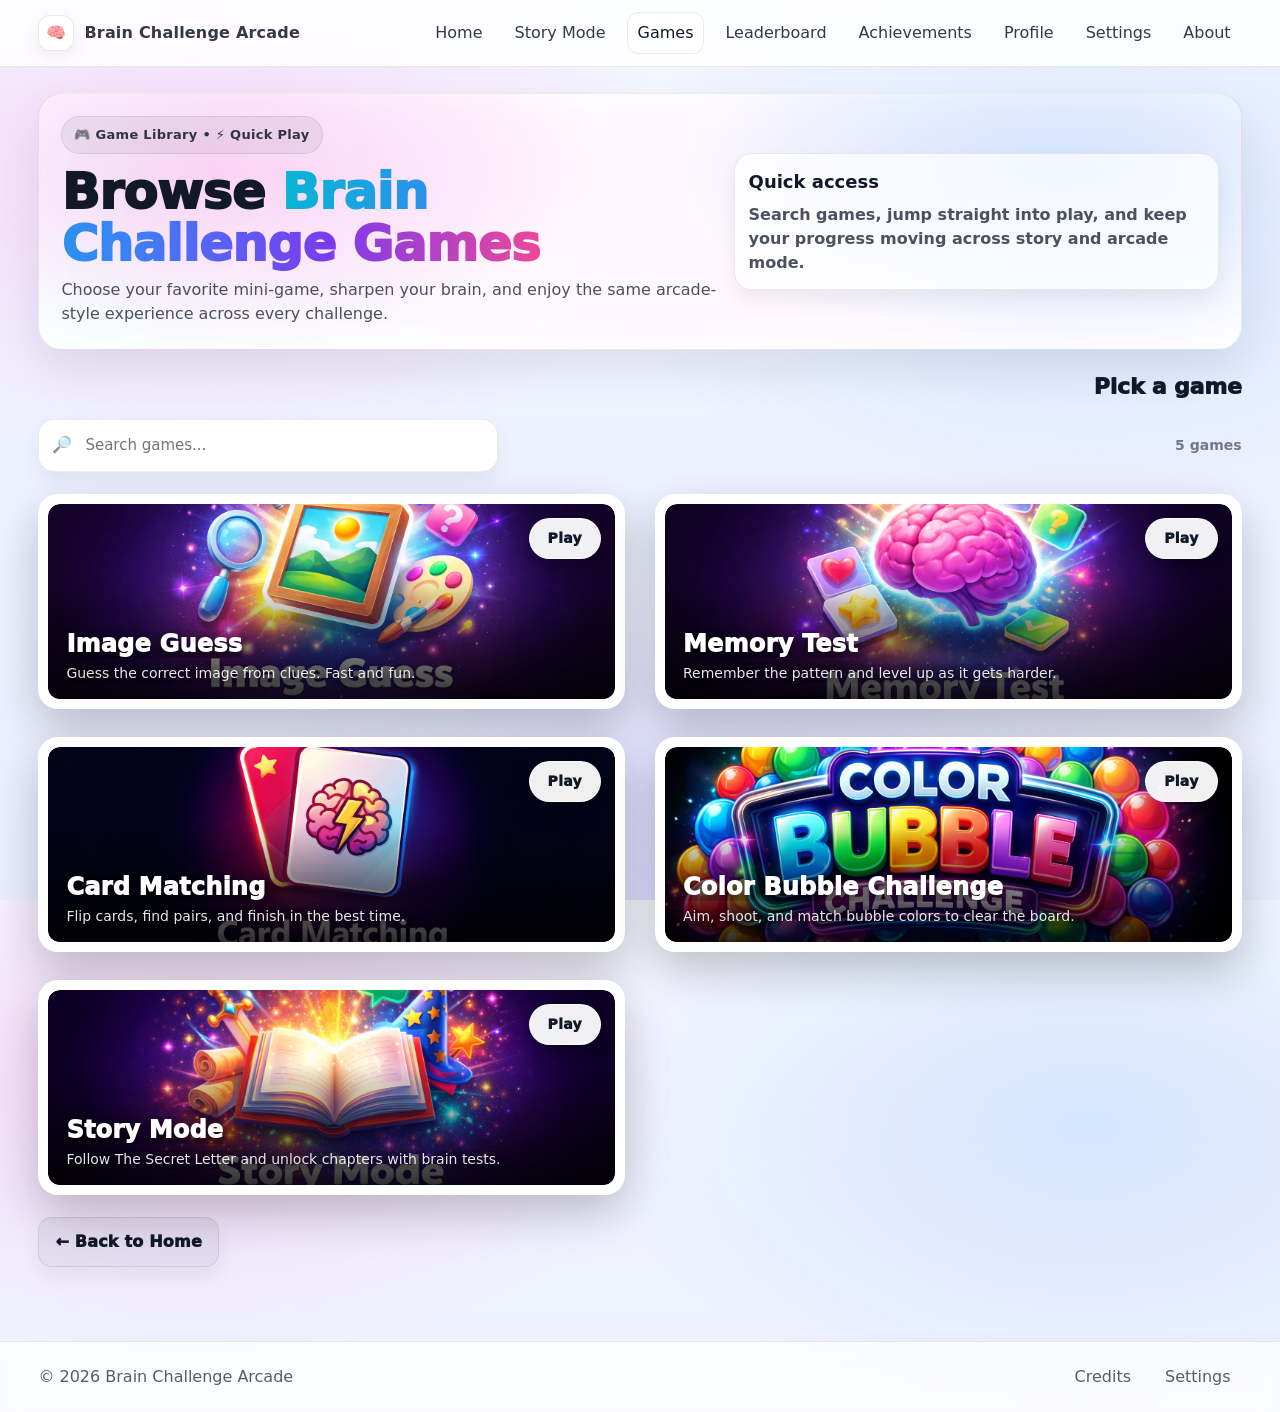
<file: games.html>
<!DOCTYPE html>
<html lang="en">

<head>
    <!-- =========================================================
         Brain Challenge Arcade - games.html

         
         ✅ Large banner-style game display like the screenshot
         ✅ 2-column game grid on desktop
         ✅ 1-column responsive layout on mobile
         ✅ Search bar still works
         ✅ Whole game card is clickable
         ✅ Play button overlay
         ✅ Dark/light theme support
    ========================================================== -->

    <meta charset="UTF-8" />
    <meta name="viewport" content="width=device-width, initial-scale=1" />
    <title>Games • Brain Challenge Arcade</title>
    <meta name="description" content="Browse and play games in Brain Challenge Arcade." />

    <!-- This script loads the saved theme before the page appears -->
    <script>
        (function() {
            function getTheme() {
                try {
                    return localStorage.getItem("bca_theme") || "system";
                } catch (e) {
                    return "system";
                }
            }

            function systemPrefersDark() {
                return window.matchMedia &&
                    window.matchMedia("(prefers-color-scheme: dark)").matches;
            }

            var theme = getTheme();
            var root = document.documentElement;

            root.classList.remove("theme-dark", "theme-light");

            if (theme === "dark") {
                root.classList.add("theme-dark");
            } else if (theme === "light") {
                root.classList.add("theme-light");
            } else {
                root.classList.add(systemPrefersDark() ? "theme-dark" : "theme-light");
            }
        })();
    </script>

    <!-- Main CSS files -->
    <link rel="stylesheet" href="css/style.css" />
    <link rel="stylesheet" href="css/components.css" />
    <link rel="stylesheet" href="css/games.css" />

    <style>
        /* =========================================================
           Theme variables
        ========================================================== */
        
         :root {
            --bg0: #070914;
            --bg1: #0b1028;
            --ink: #eaf0ff;
            --muted: rgba(234, 240, 255, 0.75);
            --muted2: rgba(234, 240, 255, 0.55);
            --card: rgba(255, 255, 255, 0.06);
            --border: rgba(255, 255, 255, 0.12);
            --blue: #4ea1ff;
            --violet: #9b7bff;
            --pink: #ff4fd8;
            --cyan: #40f6ff;
            --gold: #ffd86b;
            --shadow: 0 22px 70px rgba(0, 0, 0, 0.55);
            --shadow2: 0 14px 40px rgba(0, 0, 0, 0.45);
            --r-xl: 24px;
            --r-lg: 18px;
            --r-md: 14px;
        }
        
        .theme-light {
            --bg0: #f4f6ff;
            --bg1: #e9edff;
            --ink: #111827;
            --muted: rgba(17, 24, 39, 0.75);
            --muted2: rgba(17, 24, 39, 0.55);
            --card: #ffffff;
            --border: rgba(0, 0, 0, 0.08);
            --blue: #3b82f6;
            --violet: #7c3aed;
            --pink: #ec4899;
            --cyan: #06b6d4;
            --shadow: 0 20px 40px rgba(0, 0, 0, 0.08);
            --shadow2: 0 10px 20px rgba(0, 0, 0, 0.06);
        }
        /* =========================================================
           Page base
        ========================================================== */
        
        body {
            background: radial-gradient(900px 500px at 15% 20%, rgba(255, 79, 216, 0.18), transparent 55%), radial-gradient(900px 520px at 85% 25%, rgba(78, 161, 255, 0.18), transparent 55%), radial-gradient(900px 520px at 55% 95%, rgba(155, 123, 255, 0.16), transparent 55%), linear-gradient(180deg, var(--bg0), var(--bg1));
            color: var(--ink);
            overflow-x: hidden;
        }
        
        .page {
            padding-top: 26px;
            padding-bottom: 56px;
        }
        
        a:focus-visible,
        button:focus-visible,
        input:focus-visible {
            outline: 3px solid rgba(64, 246, 255, 0.45);
            outline-offset: 3px;
            border-radius: 12px;
        }
        /* =========================================================
           Navbar
        ========================================================== */
        
        .navbar {
            background: rgba(0, 0, 0, 0.35) !important;
            border-bottom: 1px solid rgba(255, 255, 255, 0.1);
            backdrop-filter: blur(12px);
        }
        
        .nav-link,
        .brand-text {
            color: rgba(234, 240, 255, 0.88) !important;
        }
        
        .nav-link.nav-active {
            color: rgba(234, 240, 255, 1) !important;
        }
        
        .theme-light .navbar {
            background: rgba(255, 255, 255, 0.82) !important;
            border-bottom: 1px solid rgba(0, 0, 0, 0.08);
        }
        
        .theme-light .nav-link,
        .theme-light .brand-text {
            color: rgba(17, 24, 39, 0.86) !important;
        }
        
        .theme-light .nav-link.nav-active {
            color: rgba(17, 24, 39, 1) !important;
        }
        /* =========================================================
           Footer
        ========================================================== */
        
        .footer {
            background: rgba(0, 0, 0, 0.35);
            border-top: 1px solid rgba(255, 255, 255, 0.1);
        }
        
        .footer .muted,
        .footer a {
            color: rgba(234, 240, 255, 0.72) !important;
        }
        
        .theme-light .footer {
            background: rgba(255, 255, 255, 0.75);
            border-top: 1px solid rgba(0, 0, 0, 0.08);
        }
        
        .theme-light .footer .muted,
        .theme-light .footer a {
            color: rgba(17, 24, 39, 0.7) !important;
        }
        /* =========================================================
           Hero section
        ========================================================== */
        
        .arcade-hero {
            border-radius: var(--r-xl);
            background: radial-gradient(650px 300px at 15% 30%, rgba(255, 79, 216, 0.25), transparent 60%), radial-gradient(650px 300px at 85% 30%, rgba(78, 161, 255, 0.25), transparent 60%), var(--card);
            border: 1px solid var(--border);
            box-shadow: var(--shadow);
            padding: 22px;
            overflow: hidden;
            position: relative;
        }
        
        .arcade-hero::after {
            content: "";
            position: absolute;
            inset: -2px;
            background: linear-gradient(90deg, rgba(64, 246, 255, 0.16), rgba(255, 79, 216, 0.14), rgba(155, 123, 255, 0.14));
            filter: blur(22px);
            opacity: 0.55;
            z-index: 0;
        }
        
        .theme-light .arcade-hero::after {
            opacity: 0.28;
            filter: blur(18px);
        }
        
        .hero-inner {
            position: relative;
            z-index: 1;
            display: grid;
            grid-template-columns: 1.15fr 0.85fr;
            gap: 16px;
            align-items: center;
        }
        
        .hero-kicker {
            display: inline-flex;
            gap: 10px;
            align-items: center;
            padding: 8px 12px;
            border-radius: 999px;
            background: rgba(0, 0, 0, 0.28);
            border: 1px solid rgba(255, 255, 255, 0.14);
            color: rgba(234, 240, 255, 0.9);
            font-weight: 850;
            letter-spacing: 0.3px;
            font-size: 13px;
        }
        
        .theme-light .hero-kicker {
            background: rgba(17, 24, 39, 0.06);
            border: 1px solid rgba(0, 0, 0, 0.08);
            color: rgba(17, 24, 39, 0.85);
        }
        
        .hero-title {
            margin: 12px 0 8px;
            font-size: clamp(30px, 4vw, 50px);
            line-height: 1.04;
            letter-spacing: -0.6px;
            font-weight: 950;
        }
        
        .hero-title .grad {
            background: linear-gradient(90deg, var(--cyan), var(--blue), var(--violet), var(--pink));
            -webkit-background-clip: text;
            background-clip: text;
            color: transparent;
        }
        
        .hero-sub {
            margin: 0;
            max-width: 68ch;
            color: var(--muted);
            font-size: 16px;
            line-height: 1.55;
        }
        
        .hero-box {
            background: rgba(0, 0, 0, 0.22);
            border: 1px solid rgba(255, 255, 255, 0.14);
            border-radius: var(--r-lg);
            padding: 14px;
            box-shadow: var(--shadow2);
        }
        
        .theme-light .hero-box {
            background: rgba(255, 255, 255, 0.72);
            border: 1px solid rgba(0, 0, 0, 0.08);
        }
        
        .hero-box-title {
            margin: 0 0 8px;
            font-size: 18px;
            font-weight: 900;
        }
        
        .hero-box-text {
            margin: 0;
            color: var(--muted);
            line-height: 1.5;
            font-weight: 650;
        }
        /* =========================================================
           Section heading and search
        ========================================================== */
        
        .section-head {
            margin-top: 20px;
            margin-bottom: 16px;
            display: flex;
            align-items: end;
            justify-content: space-between;
            gap: 12px;
            flex-wrap: wrap;
        }
        
        .section-head .title {
            margin: 0;
            font-size: 22px;
            font-weight: 950;
            letter-spacing: -0.2px;
        }
        
        .games-toolbar {
            margin-top: 10px;
            margin-bottom: 22px;
            display: flex;
            justify-content: space-between;
            align-items: center;
            gap: 12px;
            flex-wrap: wrap;
        }
        
        .games-search {
            width: min(460px, 100%);
            position: relative;
        }
        
        .games-search input {
            width: 100%;
            padding: 14px 16px 14px 46px;
            border-radius: 16px;
            border: 1px solid var(--border);
            background: var(--card);
            color: var(--ink);
            font-size: 15px;
            box-shadow: var(--shadow2);
            outline: none;
            transition: border-color .18s ease, box-shadow .18s ease, transform .18s ease;
        }
        
        .games-search input:focus {
            border-color: rgba(59, 130, 246, 0.35);
            box-shadow: 0 14px 34px rgba(37, 99, 235, 0.12);
            transform: translateY(-1px);
        }
        
        .games-search::before {
            content: "🔎";
            position: absolute;
            left: 14px;
            top: 50%;
            transform: translateY(-50%);
            font-size: 16px;
            opacity: .7;
            pointer-events: none;
        }
        
        .games-count {
            color: var(--muted2);
            font-size: 14px;
            font-weight: 700;
        }
        /* =========================================================
           Updated game banner card design
        ========================================================== */
        
        .app-list {
            display: grid;
            grid-template-columns: repeat(2, minmax(0, 1fr));
            gap: 28px 30px;
            margin-top: 18px;
        }
        
        .app-item {
            position: relative;
            min-height: 215px;
            border-radius: 20px;
            overflow: hidden;
            background: #ffffff;
            border: 10px solid rgba(255, 255, 255, 0.95);
            box-shadow: 0 18px 45px rgba(0, 0, 0, 0.22);
            transition: transform 0.2s ease, box-shadow 0.2s ease, filter 0.2s ease;
        }
        
        .theme-dark .app-item {
            background: rgba(255, 255, 255, 0.08);
            border-color: rgba(255, 255, 255, 0.12);
            box-shadow: 0 22px 60px rgba(0, 0, 0, 0.45);
        }
        
        .app-item:hover {
            transform: translateY(-5px);
            box-shadow: 0 26px 70px rgba(0, 0, 0, 0.32);
            filter: brightness(1.04);
        }
        
        .theme-dark .app-item:hover {
            box-shadow: 0 26px 70px rgba(0, 0, 0, 0.55);
        }
        
        .app-item.hidden-by-search {
            display: none;
        }
        
        .game-card-link {
            position: relative;
            display: block;
            width: 100%;
            height: 100%;
            min-height: 195px;
            color: inherit;
            text-decoration: none;
            border-radius: 12px;
            overflow: hidden;
        }
        
        .app-icon {
            width: 100%;
            height: 195px;
            border-radius: 12px;
            overflow: hidden;
            background: rgba(0, 0, 0, 0.18);
        }
        
        .app-icon img {
            width: 100%;
            height: 100%;
            display: block;
            object-fit: cover;
            object-position: center;
        }
        
        .app-meta {
            position: absolute;
            left: 0;
            right: 0;
            bottom: 0;
            padding: 52px 18px 16px;
            background: linear-gradient(to top, rgba(0, 0, 0, 0.82), rgba(0, 0, 0, 0.45), transparent);
            z-index: 2;
        }
        
        .app-title {
            margin: 0;
            color: #ffffff;
            font-size: 24px;
            line-height: 1.1;
            font-weight: 950;
            letter-spacing: 0.2px;
            text-shadow: 0 4px 12px rgba(0, 0, 0, 0.8);
            white-space: nowrap;
            overflow: hidden;
            text-overflow: ellipsis;
        }
        
        .app-subtitle {
            margin: 6px 0 0;
            color: rgba(255, 255, 255, 0.9);
            font-size: 14px;
            line-height: 1.35;
            max-width: 92%;
            text-shadow: 0 3px 10px rgba(0, 0, 0, 0.65);
            display: -webkit-box;
            -webkit-box-orient: vertical;
            -webkit-line-clamp: 2;
            line-clamp: 2;
            overflow: hidden;
        }
        
        .app-right {
            position: absolute;
            top: 14px;
            right: 14px;
            z-index: 4;
            display: block;
            min-width: 0;
        }
        
        .play-btn {
            display: inline-flex;
            align-items: center;
            justify-content: center;
            padding: 9px 18px;
            border-radius: 999px;
            background: rgba(255, 255, 255, 0.94);
            border: 1px solid rgba(255, 255, 255, 0.7);
            color: #111827;
            font-size: 14px;
            font-weight: 950;
            letter-spacing: 0.3px;
            text-decoration: none;
            cursor: pointer;
            user-select: none;
            box-shadow: 0 10px 24px rgba(0, 0, 0, 0.35);
            transition: transform 0.16s ease, filter 0.16s ease, box-shadow 0.16s ease;
        }
        
        .play-btn:hover {
            transform: translateY(-1px);
            filter: brightness(1.06);
            box-shadow: 0 14px 30px rgba(0, 0, 0, 0.42);
        }
        
        .play-btn:active {
            transform: translateY(0) scale(0.98);
        }
        
        .app-note {
            display: none;
        }
        
        .empty-search {
            display: none;
            margin-top: 18px;
            padding: 18px;
            border-radius: 16px;
            background: var(--card);
            border: 1px solid var(--border);
            box-shadow: var(--shadow2);
            color: var(--muted);
            font-weight: 700;
        }
        
        .empty-search.show {
            display: block;
        }
        /* =========================================================
           Back home button
        ========================================================== */
        
        .back-home-wrap {
            margin-top: 22px;
        }
        
        .btn-arcade {
            display: inline-flex;
            align-items: center;
            justify-content: center;
            gap: 10px;
            padding: 12px 16px;
            border-radius: 14px;
            text-decoration: none;
            font-weight: 950;
            letter-spacing: 0.2px;
            border: 1px solid var(--border);
            background: rgba(0, 0, 0, 0.25);
            color: var(--ink);
            box-shadow: var(--shadow2);
            transition: transform 0.16s ease, filter 0.16s ease, box-shadow 0.16s ease;
            user-select: none;
        }
        
        .theme-light .btn-arcade {
            background: rgba(17, 24, 39, 0.06);
            border: 1px solid rgba(0, 0, 0, 0.08);
            color: var(--ink);
        }
        
        .btn-arcade:hover {
            transform: translateY(-2px);
            filter: brightness(1.05);
        }
        
        .btn-arcade:active {
            transform: translateY(0) scale(0.99);
        }
        /* =========================================================
           Responsive design
        ========================================================== */
        
        @media (max-width: 980px) {
            .hero-inner {
                grid-template-columns: 1fr;
            }
        }
        
        @media (max-width: 900px) {
            .app-list {
                grid-template-columns: 1fr;
                gap: 24px;
            }
            .app-item {
                min-height: 210px;
            }
            .game-card-link {
                min-height: 190px;
            }
            .app-icon {
                height: 190px;
            }
        }
        
        @media (max-width: 520px) {
            .games-toolbar {
                align-items: stretch;
            }
            .games-search {
                width: 100%;
            }
            .games-count {
                font-size: 13px;
            }
            .app-list {
                gap: 18px;
            }
            .app-item {
                min-height: 165px;
                border-width: 7px;
                border-radius: 16px;
            }
            .game-card-link {
                min-height: 151px;
                border-radius: 10px;
            }
            .app-icon {
                height: 151px;
                border-radius: 10px;
            }
            .app-meta {
                padding: 38px 14px 13px;
            }
            .app-title {
                font-size: 20px;
            }
            .app-subtitle {
                font-size: 13px;
                max-width: 100%;
            }
            .app-right {
                top: 10px;
                right: 10px;
            }
            .play-btn {
                padding: 7px 14px;
                font-size: 13px;
            }
        }
    </style>
</head>

<body>
    <!-- Skip link for accessibility -->
    <a class="skip-link" href="#main">Skip to content</a>

    <!-- Top navigation bar -->
    <header class="navbar" role="banner">
        <div class="container navbar-inner">
            <a class="brand" href="index.html" aria-label="Brain Challenge Arcade Home">
                <span class="brand-mark" aria-hidden="true">🧠</span>
                <span class="brand-text">Brain Challenge Arcade</span>
            </a>

            <!-- Desktop menu -->
            <nav class="nav" aria-label="Primary">
                <a class="nav-link" href="index.html">Home</a>
                <a class="nav-link" href="story.html">Story Mode</a>
                <a class="nav-link nav-active" href="games.html">Games</a>
                <a class="nav-link" href="leaderboard.html">Leaderboard</a>
                <a class="nav-link" href="achievements.html">Achievements</a>
                <a class="nav-link" href="profile.html">Profile</a>
                <a class="nav-link" href="settings.html">Settings</a>
                <a class="nav-link" href="about.html">About</a>
            </nav>

            <!-- Mobile menu button -->
            <button class="icon-btn nav-toggle" type="button" aria-label="Open menu" aria-expanded="false" aria-controls="mobileMenu">☰</button>
        </div>

        <!-- Mobile menu -->
        <div class="mobile-menu hidden" id="mobileMenu">
            <div class="container mobile-menu-inner">
                <a class="nav-link" href="index.html">Home</a>
                <a class="nav-link" href="story.html">Story Mode</a>
                <a class="nav-link nav-active" href="games.html">Games</a>
                <a class="nav-link" href="leaderboard.html">Leaderboard</a>
                <a class="nav-link" href="achievements.html">Achievements</a>
                <a class="nav-link" href="profile.html">Profile</a>
                <a class="nav-link" href="settings.html">Settings</a>
                <a class="nav-link" href="about.html">About</a>
            </div>
        </div>
    </header>

    <!-- Main page content -->
    <main id="main" class="container page">
        <!-- Hero section -->
        <section class="arcade-hero" aria-labelledby="gamesTitle">
            <div class="hero-inner">
                <div>
                    <div class="hero-kicker">🎮 Game Library • ⚡ Quick Play</div>
                    <h1 id="gamesTitle" class="hero-title">
                        Browse <span class="grad">Brain Challenge Games</span>
                    </h1>
                    <p class="hero-sub">
                        Choose your favorite mini-game, sharpen your brain, and enjoy the same arcade-style experience across every challenge.
                    </p>
                </div>

                <aside class="hero-box" aria-label="Games quick info">
                    <h2 class="hero-box-title">Quick access</h2>
                    <p class="hero-box-text">
                        Search games, jump straight into play, and keep your progress moving across story and arcade mode.
                    </p>
                </aside>
            </div>
        </section>

        <!-- Games section -->
        <section class="section">
            <div class="section-head">
                <h2 class="title">Pick a game</h2>
            </div>

            <!-- Search and game count -->
            <div class="games-toolbar">
                <div class="games-search">
                    <input type="search" id="gameSearch" placeholder="Search games..." aria-label="Search games" />
                </div>
                <div class="games-count" id="gamesCount">5 games</div>
            </div>

            <!-- Updated banner-style game card list -->
            <div class="app-list" id="appList">

                <article class="app-item i1" data-search="image guess image clues single level">
                    <a class="game-card-link" href="games/image-guess/index.html" onclick="try{localStorage.setItem('bca_from_game','1');}catch(e){}">
                        <div class="app-icon">
                            <img src="assets/images/logo/image-guess.png" alt="Image Guess banner" />
                        </div>

                        <div class="app-meta">
                            <h2 class="app-title">Image Guess</h2>
                            <p class="app-subtitle">Guess the correct image from clues. Fast and fun.</p>
                        </div>

                        <div class="app-right">
                            <span class="play-btn">Play</span>
                        </div>
                    </a>
                </article>

                <article class="app-item i2" data-search="memory test remember pattern best scores saved">
                    <a class="game-card-link" href="games/memory-test/index.html" onclick="try{localStorage.setItem('bca_from_game','1');}catch(e){}">
                        <div class="app-icon">
                            <img src="assets/images/logo/memory-test.png" alt="Memory Test banner" />
                        </div>

                        <div class="app-meta">
                            <h2 class="app-title">Memory Test</h2>
                            <p class="app-subtitle">Remember the pattern and level up as it gets harder.</p>
                        </div>

                        <div class="app-right">
                            <span class="play-btn">Play</span>
                        </div>
                    </a>
                </article>

                <article class="app-item i3" data-search="card matching cards pairs timer challenge">
                    <a class="game-card-link" href="games/card-matching/index.html" onclick="try{localStorage.setItem('bca_from_game','1');}catch(e){}">
                        <div class="app-icon">
                            <img src="assets/images/logo/card-matching.png" alt="Card Matching banner" />
                        </div>

                        <div class="app-meta">
                            <h2 class="app-title">Card Matching</h2>
                            <p class="app-subtitle">Flip cards, find pairs, and finish in the best time.</p>
                        </div>

                        <div class="app-right">
                            <span class="play-btn">Play</span>
                        </div>
                    </a>
                </article>

                <article class="app-item i4" data-search="color bubble challenge bubble shooter arcade match colors">
                    <a class="game-card-link" href="games/color-bubble-challenge/index.html" onclick="try{localStorage.setItem('bca_from_game','1');}catch(e){}">
                        <div class="app-icon">
                            <img src="assets/images/logo/color-bubble-challenge.png" alt="Color Bubble Challenge banner" />
                        </div>

                        <div class="app-meta">
                            <h2 class="app-title">Color Bubble Challenge</h2>
                            <p class="app-subtitle">Aim, shoot, and match bubble colors to clear the board.</p>
                        </div>

                        <div class="app-right">
                            <span class="play-btn">Play</span>
                        </div>
                    </a>
                </article>

                <article class="app-item i5" data-search="story mode secret letter chapters cinematic adventure">
                    <a class="game-card-link" href="story.html">
                        <div class="app-icon">
                            <img src="assets/images/logo/story-mode.png" alt="Story Mode banner" />
                        </div>

                        <div class="app-meta">
                            <h2 class="app-title">Story Mode</h2>
                            <p class="app-subtitle">Follow The Secret Letter and unlock chapters with brain tests.</p>
                        </div>

                        <div class="app-right">
                            <span class="play-btn">Play</span>
                        </div>
                    </a>
                </article>

            </div>

            <!-- Message when no game matches search -->
            <div class="empty-search" id="emptySearch">
                No games found. Try another search word.
            </div>

            <!-- Back home button -->
            <div class="back-home-wrap">
                <a class="btn-arcade" href="index.html">← Back to Home</a>
            </div>
        </section>
    </main>

    <!-- Footer -->
    <footer class="footer" role="contentinfo">
        <div class="container footer-inner">
            <div class="muted">
                © <span id="year"></span> Brain Challenge Arcade
            </div>
            <div class="footer-links">
                <a href="about.html">Credits</a>
                <a href="settings.html">Settings</a>
            </div>
        </div>
    </footer>

    <script>
        // Show current year in footer
        var yearEl = document.getElementById("year");
        if (yearEl) {
            yearEl.textContent = String(new Date().getFullYear());
        }

        // Mobile menu open/close
        (function() {
            var btn = document.querySelector(".nav-toggle");
            var menu = document.getElementById("mobileMenu");

            if (!btn || !menu) return;

            btn.addEventListener("click", function() {
                var isOpen = btn.getAttribute("aria-expanded") === "true";
                btn.setAttribute("aria-expanded", String(!isOpen));
                menu.classList.toggle("hidden", isOpen);
            });
        })();

        // Search games feature
        (function() {
            var searchInput = document.getElementById("gameSearch");
            var list = document.getElementById("appList");
            var items = list ? Array.prototype.slice.call(list.querySelectorAll(".app-item")) : [];
            var count = document.getElementById("gamesCount");
            var empty = document.getElementById("emptySearch");

            function updateSearch() {
                var query = (searchInput.value || "").trim().toLowerCase();
                var visible = 0;

                items.forEach(function(item) {
                    var text = (item.getAttribute("data-search") || "").toLowerCase();
                    var titleEl = item.querySelector(".app-title");
                    var subtitleEl = item.querySelector(".app-subtitle");

                    var title = titleEl ? titleEl.textContent.toLowerCase() : "";
                    var subtitle = subtitleEl ? subtitleEl.textContent.toLowerCase() : "";

                    var matched = !query ||
                        text.indexOf(query) !== -1 ||
                        title.indexOf(query) !== -1 ||
                        subtitle.indexOf(query) !== -1;

                    item.classList.toggle("hidden-by-search", !matched);

                    if (matched) {
                        visible += 1;
                    }
                });

                if (count) {
                    count.textContent = visible + (visible === 1 ? " game" : " games");
                }

                if (empty) {
                    empty.classList.toggle("show", visible === 0);
                }
            }

            if (searchInput) {
                searchInput.addEventListener("input", updateSearch);
            }

            updateSearch();
        })();
    </script>
</body>

</html>
</file>
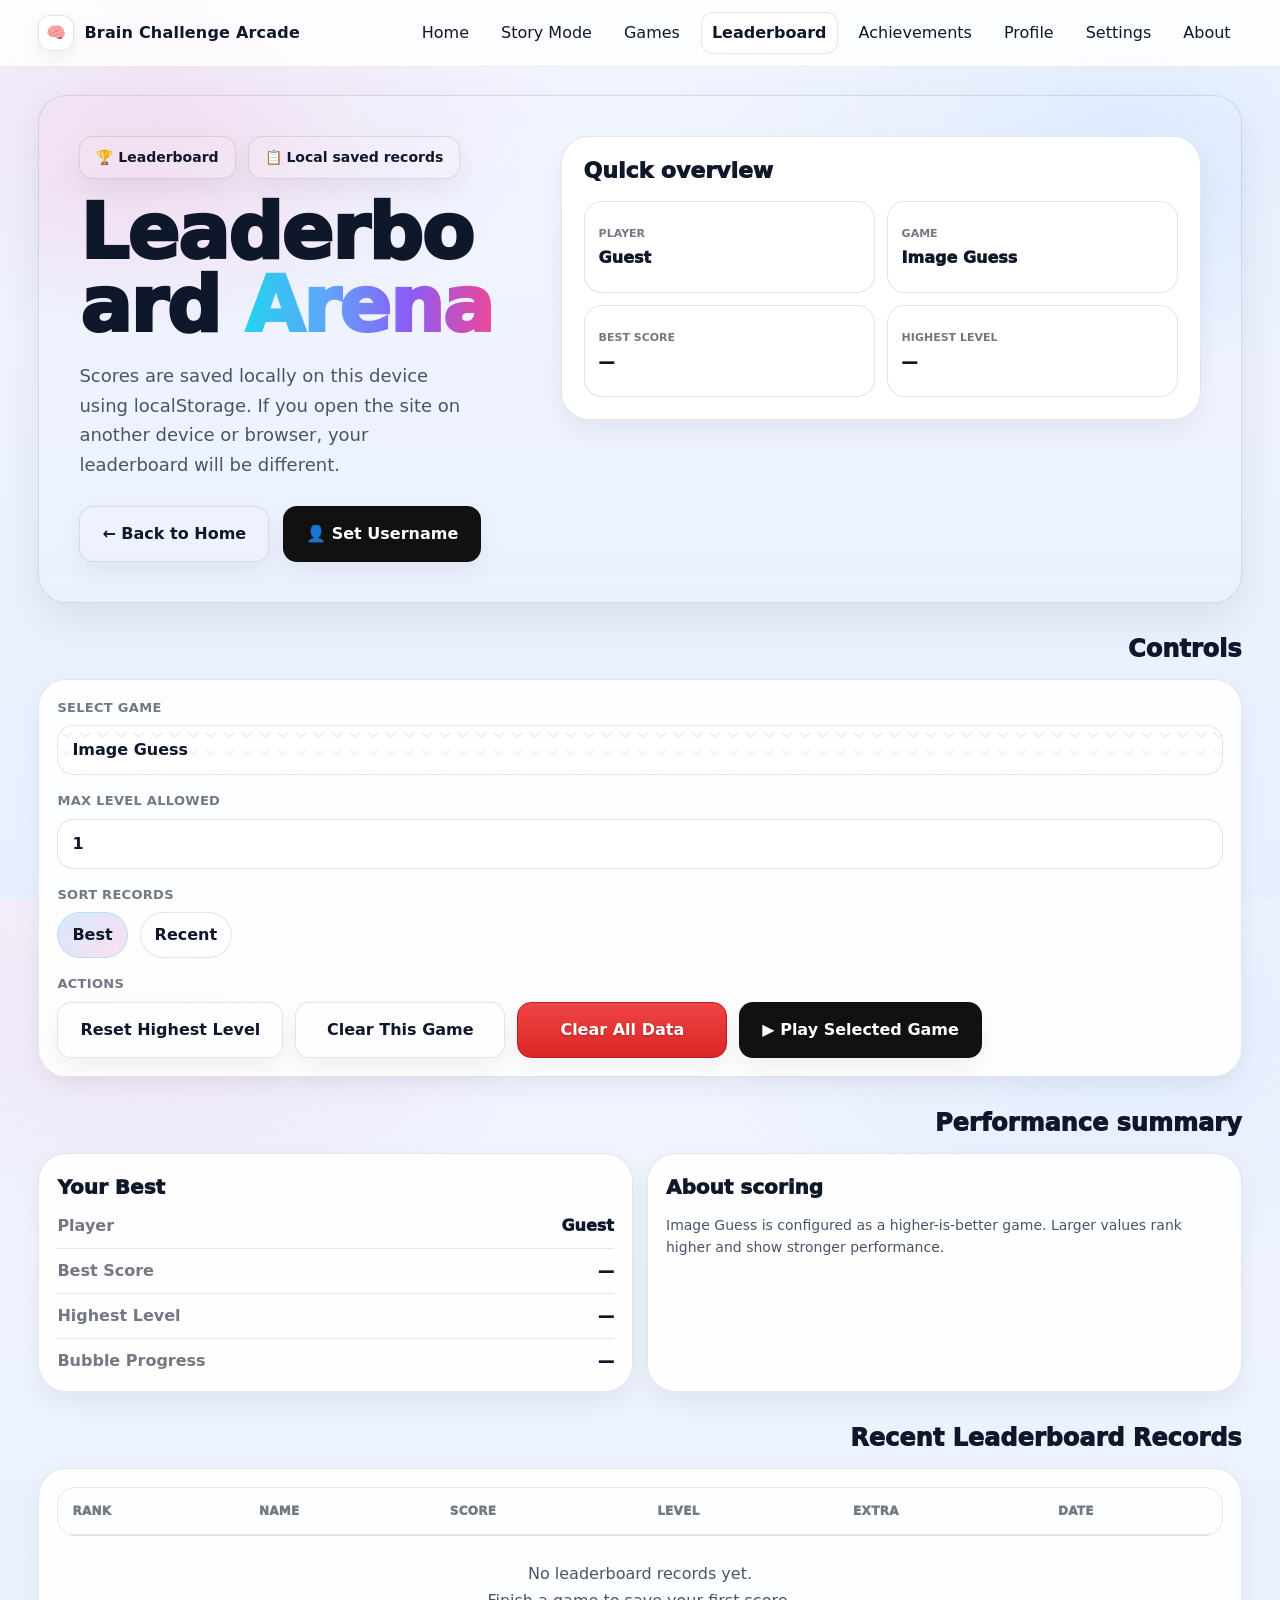
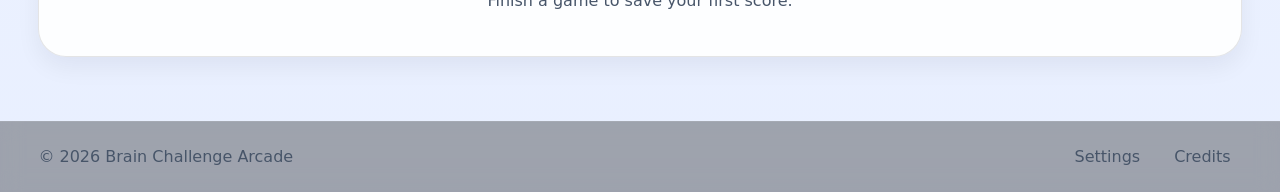
<file: leaderboard.html>
<!DOCTYPE html>
<html lang="en">

<head>
    <!-- =========================================================
         Brain Challenge Arcade - leaderboard.html

        
         - Reads saved leaderboard runs from localStorage.
         - Uses best-score fallback when run history is missing.
         - Supports Image Guess, Memory Test, Card Matching,
           Color Bubble Challenge, and Story Mode.
         - Card Matching is now score-based, higher-is-better.
         - Color Bubble Challenge reads v3 progress first,
           then v2 / legacy keys.
         - Story Mode derives progress from story localStorage.
         - Clear This Game and Clear All Data clear real game keys.
         - Runs table is kept as "Recent Leaderboard Records"
           because it demonstrates localStorage and dynamic JS.
    ========================================================== -->

    <meta charset="UTF-8" />
    <meta name="viewport" content="width=device-width, initial-scale=1" />
    <title>Leaderboard • Brain Challenge Arcade</title>
    <meta name="description" content="Track best scores, highest levels, stars, combos, and recent runs across Brain Challenge Arcade." />

    <script>
        (function() {
            function getTheme() {
                try {
                    return localStorage.getItem("bca_theme") || "system";
                } catch (e) {
                    return "system";
                }
            }

            function systemPrefersDark() {
                return window.matchMedia && window.matchMedia("(prefers-color-scheme: dark)").matches;
            }

            var theme = getTheme();
            var root = document.documentElement;

            root.classList.remove("theme-dark", "theme-light");

            if (theme === "dark") {
                root.classList.add("theme-dark");
                root.setAttribute("data-theme", "dark");
            } else if (theme === "light") {
                root.classList.add("theme-light");
                root.setAttribute("data-theme", "light");
            } else {
                var dark = systemPrefersDark();
                root.classList.add(dark ? "theme-dark" : "theme-light");
                root.setAttribute("data-theme", dark ? "dark" : "light");
            }
        })();
    </script>

    <link rel="stylesheet" href="css/style.css" />
    <link rel="stylesheet" href="css/components.css" />
    <link rel="stylesheet" href="css/games.css" />

    <style>
         :root {
            --bg0: #0d1326;
            --bg1: #171f3f;
            --ink: #eef2ff;
            --muted: rgba(238, 242, 255, 0.78);
            --muted2: rgba(238, 242, 255, 0.58);
            --card: rgba(255, 255, 255, 0.08);
            --card-strong: rgba(255, 255, 255, 0.11);
            --border: rgba(255, 255, 255, 0.12);
            --blue: #60a5fa;
            --cyan: #22d3ee;
            --violet: #8b5cf6;
            --pink: #ec4899;
            --gold: #fbbf24;
            --red: #f87171;
            --green: #4ade80;
            --shadow-lg: 0 24px 60px rgba(0, 0, 0, .34);
            --shadow-md: 0 14px 34px rgba(0, 0, 0, .22);
            --radius-xl: 28px;
        }
        
        .theme-light {
            --bg0: #f3f6ff;
            --bg1: #e8efff;
            --ink: #0f172a;
            --muted: rgba(15, 23, 42, 0.78);
            --muted2: rgba(15, 23, 42, 0.58);
            --card: rgba(255, 255, 255, 0.9);
            --card-strong: rgba(255, 255, 255, 0.97);
            --border: rgba(15, 23, 42, 0.08);
            --shadow-lg: 0 18px 44px rgba(15, 23, 42, .08);
            --shadow-md: 0 10px 24px rgba(15, 23, 42, .06);
        }
        
        * {
            box-sizing: border-box;
        }
        
        body.leaderboard-page {
            color: var(--ink);
            background: radial-gradient(700px 420px at 12% 10%, rgba(236, 72, 153, .10), transparent 60%), radial-gradient(760px 460px at 88% 12%, rgba(96, 165, 250, .10), transparent 60%), linear-gradient(180deg, var(--bg0), var(--bg1));
            overflow-x: hidden;
        }
        
        .leaderboard-page .navbar {
            background: rgba(15, 23, 42, .46) !important;
            border-bottom: 1px solid rgba(255, 255, 255, .10);
            backdrop-filter: blur(14px);
        }
        
        .theme-light .leaderboard-page .navbar {
            background: rgba(255, 255, 255, .82) !important;
            border-bottom: 1px solid rgba(15, 23, 42, .07);
        }
        
        .leaderboard-page .nav-link,
        .leaderboard-page .brand-text {
            color: var(--ink) !important;
        }
        
        .leaderboard-page .nav-link.nav-active {
            color: var(--ink) !important;
            font-weight: 900;
        }
        
        .leaderboard-page #main.container.page {
            width: 100% !important;
            max-width: none !important;
            padding-top: 28px;
            padding-bottom: 64px;
            padding-left: clamp(14px, 3vw, 40px) !important;
            padding-right: clamp(14px, 3vw, 40px) !important;
        }
        
        .leaderboard-page a:focus-visible,
        .leaderboard-page button:focus-visible,
        .leaderboard-page input:focus-visible,
        .leaderboard-page select:focus-visible {
            outline: 3px solid rgba(34, 211, 238, .45);
            outline-offset: 3px;
            border-radius: 12px;
        }
        
        .leaderboard-page .lb-hero {
            width: 100%;
            border: 1px solid var(--border);
            border-radius: 28px;
            background: radial-gradient(420px 220px at 8% 18%, rgba(236, 72, 153, .08), transparent 65%), radial-gradient(420px 240px at 92% 22%, rgba(96, 165, 250, .08), transparent 65%), linear-gradient(180deg, rgba(255, 255, 255, .05), rgba(255, 255, 255, .02));
            box-shadow: var(--shadow-lg);
            padding: 40px;
            margin: 0 auto 28px;
        }
        
        .leaderboard-page .lb-hero-grid {
            display: flex;
            justify-content: space-between;
            align-items: flex-start;
            gap: 48px;
            width: 100%;
        }
        
        .leaderboard-page .lb-hero-left {
            flex: 1 1 auto;
            min-width: 0;
            max-width: 760px;
            display: flex;
            flex-direction: column;
            align-items: flex-start;
            justify-content: flex-start;
            gap: 18px;
        }
        
        .leaderboard-page .lb-hero-right {
            flex: 0 0 760px;
            width: 760px;
            max-width: 760px;
            margin-left: auto;
            display: flex;
            justify-content: flex-end;
            align-items: flex-start;
        }
        
        .leaderboard-page .lb-top-tags {
            display: flex;
            flex-wrap: wrap;
            gap: 12px;
        }
        
        .leaderboard-page .lb-pill {
            display: inline-flex;
            align-items: center;
            gap: 8px;
            padding: 10px 16px;
            border-radius: 14px;
            border: 1px solid var(--border);
            background: rgba(255, 255, 255, .07);
            color: var(--ink);
            font-size: 14px;
            font-weight: 900;
            box-shadow: var(--shadow-md);
        }
        
        .leaderboard-page .lb-hero-title {
            margin: 0;
            font-size: clamp(44px, 6vw, 84px);
            line-height: .95;
            letter-spacing: -1.6px;
            font-weight: 950;
            word-break: break-word;
            color: var(--ink);
        }
        
        .leaderboard-page .lb-grad {
            background: linear-gradient(90deg, var(--cyan), var(--blue), var(--violet), var(--pink));
            -webkit-background-clip: text;
            background-clip: text;
            color: transparent;
        }
        
        .leaderboard-page .lb-hero-sub {
            margin: 0;
            max-width: 34ch;
            color: var(--muted);
            font-size: 18px;
            line-height: 1.65;
        }
        
        .leaderboard-page .lb-hero-actions {
            display: flex;
            flex-wrap: wrap;
            gap: 14px;
            margin-top: 8px;
        }
        
        .leaderboard-page .lb-btn {
            min-height: 56px;
            padding: 14px 22px;
            border-radius: 14px;
            border: 1px solid var(--border);
            text-decoration: none;
            font-weight: 900;
            font-size: 16px;
            display: inline-flex;
            justify-content: center;
            align-items: center;
            gap: 10px;
            cursor: pointer;
            transition: transform .16s ease, filter .16s ease, background .16s ease;
            box-shadow: var(--shadow-md);
        }
        
        .leaderboard-page .lb-btn-main {
            color: #fff;
            background: #111;
        }
        
        .leaderboard-page .lb-btn-sub {
            color: var(--ink);
            background: rgba(255, 255, 255, .06);
        }
        
        .leaderboard-page .lb-btn-danger {
            color: #ffffff;
            background: linear-gradient(180deg, #ef4444, #dc2626);
            border: 1px solid #b91c1c;
            text-shadow: 0 1px 2px rgba(0, 0, 0, 0.25);
        }
        
        .leaderboard-page .lb-btn-danger:hover,
        .leaderboard-page .lb-btn:hover {
            filter: brightness(1.08);
            transform: translateY(-2px);
        }
        
        .leaderboard-page .lb-overview {
            width: 100%;
            border: 1px solid var(--border);
            border-radius: 28px;
            background: var(--card-strong);
            box-shadow: var(--shadow-md);
            padding: 22px;
            display: grid;
            gap: 14px;
        }
        
        .leaderboard-page .lb-overview h2 {
            margin: 0 0 4px;
            font-size: 22px;
            font-weight: 950;
            line-height: 1.1;
            color: var(--ink);
        }
        
        .leaderboard-page .lb-quick-grid {
            display: grid;
            grid-template-columns: repeat(4, minmax(0, 1fr));
            gap: 12px;
        }
        
        .leaderboard-page .lb-stat-card {
            border: 1px solid var(--border);
            border-radius: 18px;
            background: rgba(255, 255, 255, .04);
            padding: 16px 14px;
            min-height: 92px;
            display: flex;
            flex-direction: column;
            justify-content: center;
        }
        
        .leaderboard-page .lb-stat-card.is-hidden {
            display: none;
        }
        
        .leaderboard-page .lb-stat-label {
            font-size: 11px;
            color: var(--muted2);
            text-transform: uppercase;
            font-weight: 900;
            line-height: 1.2;
        }
        
        .leaderboard-page .lb-stat-value {
            margin-top: 8px;
            font-size: 16px;
            line-height: 1.2;
            font-weight: 950;
            color: var(--ink);
            word-break: break-word;
        }
        
        .leaderboard-page .lb-section-head {
            margin-top: 28px;
            margin-bottom: 12px;
            display: flex;
            justify-content: space-between;
            align-items: end;
            gap: 12px;
            flex-wrap: wrap;
        }
        
        .leaderboard-page .lb-section-head-right {
            justify-content: flex-end;
            text-align: right;
        }
        
        .leaderboard-page .lb-section-head-right h2 {
            margin-left: auto;
            text-align: right;
        }
        
        .leaderboard-page .lb-section-head h2 {
            margin: 0;
            font-size: 24px;
            font-weight: 950;
            color: var(--ink);
        }
        
        .leaderboard-page .lb-card {
            border: 1px solid var(--border);
            border-radius: var(--radius-xl);
            background: var(--card);
            box-shadow: var(--shadow-md);
            padding: 18px;
        }
        
        .leaderboard-page .lb-controls-grid {
            display: grid;
            gap: 16px;
        }
        
        .leaderboard-page .lb-row {
            display: grid;
            gap: 8px;
        }
        
        .leaderboard-page .lb-label {
            font-size: 13px;
            color: var(--muted2);
            text-transform: uppercase;
            font-weight: 900;
            letter-spacing: .3px;
        }
        
        .leaderboard-page .lb-input,
        .leaderboard-page .lb-select {
            width: 100%;
            min-height: 50px;
            border-radius: 16px;
            border: 1px solid var(--border);
            background: linear-gradient(180deg, rgba(255, 255, 255, .06), rgba(255, 255, 255, .04));
            color: var(--ink);
            padding: 12px 14px;
            font-weight: 800;
            color-scheme: dark;
        }
        
        .leaderboard-page .lb-input::placeholder {
            color: var(--muted);
            opacity: 1;
        }
        
        .leaderboard-page .lb-select {
            appearance: none;
            -webkit-appearance: none;
            -moz-appearance: none;
            background-image: linear-gradient(180deg, rgba(255, 255, 255, .06), rgba(255, 255, 255, .04)), url("data:image/svg+xml,%3Csvg xmlns='http://www.w3.org/2000/svg' width='18' height='18' viewBox='0 0 24 24' fill='none' stroke='%23eaf2ff' stroke-width='2.5' stroke-linecap='round' stroke-linejoin='round'%3E%3Cpath d='m6 9 6 6 6-6'/%3E%3C/svg%3E");
            background-repeat: no-repeat, no-repeat;
            background-position: 0 0, right 14px center;
            background-size: auto, 18px 18px;
            padding-right: 46px;
        }
        
        .leaderboard-page .lb-select option {
            background: #0f172a;
            color: #ffffff;
        }
        
        .theme-light .leaderboard-page .lb-input,
        .theme-light .leaderboard-page .lb-select {
            color-scheme: light;
            background: rgba(255, 255, 255, .9);
            color: #0f172a;
        }
        
        .theme-light .leaderboard-page .lb-select {
            background-image: linear-gradient(180deg, rgba(255, 255, 255, .92), rgba(255, 255, 255, .98)), url("data:image/svg+xml,%3Csvg xmlns='http://www.w3.org/2000/svg' width='18' height='18' viewBox='0 0 24 24' fill='none' stroke='%230f172a' stroke-width='2.5' stroke-linecap='round' stroke-linejoin='round'%3E%3Cpath d='m6 9 6 6 6-6'/%3E%3C/svg%3E");
        }
        
        .theme-light .leaderboard-page .lb-select option {
            background: #ffffff;
            color: #0f172a;
        }
        
        .leaderboard-page .lb-muted-note {
            color: var(--muted);
            line-height: 1.6;
            font-size: 14px;
        }
        
        .leaderboard-page .lb-chip-row,
        .leaderboard-page .lb-actions-row {
            display: flex;
            flex-wrap: wrap;
            gap: 12px;
        }
        
        .leaderboard-page .lb-actions-row .lb-btn {
            min-width: 210px;
        }
        
        .leaderboard-page .lb-chip {
            border: 1px solid var(--border);
            background: rgba(255, 255, 255, .06);
            color: var(--ink);
            border-radius: 999px;
            padding: 10px 14px;
            font-weight: 900;
            cursor: pointer;
            transition: transform .16s ease, filter .16s ease;
        }
        
        .leaderboard-page .lb-chip.active {
            background: linear-gradient(135deg, rgba(96, 165, 250, .24), rgba(236, 72, 153, .16));
            border-color: rgba(34, 211, 238, .25);
        }
        
        .leaderboard-page .lb-chip:hover {
            transform: translateY(-1px);
            filter: brightness(1.05);
        }
        
        .leaderboard-page .lb-summary-grid {
            display: grid;
            grid-template-columns: repeat(2, minmax(0, 1fr));
            gap: 14px;
        }
        
        .leaderboard-page .lb-info-card h3 {
            margin: 0 0 12px;
            font-size: 20px;
            font-weight: 950;
            color: var(--ink);
        }
        
        .leaderboard-page .lb-info-list {
            display: grid;
            gap: 10px;
        }
        
        .leaderboard-page .lb-info-item {
            display: flex;
            justify-content: space-between;
            gap: 14px;
            padding-bottom: 10px;
            border-bottom: 1px solid var(--border);
        }
        
        .leaderboard-page .lb-info-item:last-child {
            border-bottom: 0;
            padding-bottom: 0;
        }
        
        .leaderboard-page .lb-info-key {
            color: var(--muted2);
            font-weight: 800;
        }
        
        .leaderboard-page .lb-info-value {
            font-weight: 950;
            text-align: right;
            color: var(--ink);
        }
        
        .leaderboard-page .lb-table-wrap {
            overflow: auto;
            border: 1px solid var(--border);
            border-radius: 18px;
        }
        
        .leaderboard-page .lb-table {
            width: 100%;
            min-width: 860px;
            border-collapse: collapse;
            background: rgba(255, 255, 255, .03);
        }
        
        .leaderboard-page .lb-table th,
        .leaderboard-page .lb-table td {
            padding: 14px;
            border-bottom: 1px solid var(--border);
            text-align: left;
            vertical-align: middle;
            color: var(--ink);
        }
        
        .leaderboard-page .lb-table th {
            background: rgba(255, 255, 255, .05);
            color: var(--muted2);
            text-transform: uppercase;
            font-size: 12px;
            letter-spacing: .3px;
            font-weight: 950;
        }
        
        .leaderboard-page .lb-table tbody tr:hover td {
            background: rgba(255, 255, 255, .035);
        }
        
        .leaderboard-page .lb-rank-badge {
            width: 34px;
            height: 34px;
            border-radius: 50%;
            display: inline-grid;
            place-items: center;
            font-weight: 950;
            background: rgba(255, 255, 255, .08);
            border: 1px solid var(--border);
        }
        
        .leaderboard-page .lb-rank-1 {
            background: rgba(251, 191, 36, .16);
            color: var(--gold);
        }
        
        .leaderboard-page .lb-rank-2 {
            background: rgba(203, 213, 225, .18);
        }
        
        .leaderboard-page .lb-rank-3 {
            background: rgba(251, 146, 60, .16);
        }
        
        .leaderboard-page .lb-badge-inline {
            display: inline-flex;
            align-items: center;
            gap: 6px;
            padding: 6px 10px;
            border-radius: 999px;
            border: 1px solid var(--border);
            background: rgba(255, 255, 255, .06);
            font-size: 12px;
            font-weight: 900;
            white-space: nowrap;
            color: var(--ink);
        }
        
        .leaderboard-page .lb-empty-state {
            padding: 24px;
            text-align: center;
            color: var(--muted);
            line-height: 1.7;
        }
        
        .leaderboard-page .footer {
            background: rgba(0, 0, 0, .32);
            border-top: 1px solid rgba(255, 255, 255, .08);
        }
        
        .leaderboard-page .footer .muted,
        .leaderboard-page .footer a {
            color: var(--muted) !important;
        }
        
        .leaderboard-page .lb-modal-backdrop {
            position: fixed;
            inset: 0;
            background: rgba(3, 8, 24, .58);
            backdrop-filter: blur(6px);
            display: grid;
            place-items: center;
            padding: 16px;
            z-index: 9998;
        }
        
        .leaderboard-page .lb-modal-backdrop.hidden {
            display: none;
        }
        
        .leaderboard-page .lb-modal {
            width: min(520px, 100%);
            border: 1px solid rgba(255, 255, 255, .14);
            border-radius: 24px;
            background: radial-gradient(420px 200px at 18% 18%, rgba(96, 165, 250, .10), transparent 60%), radial-gradient(360px 200px at 82% 18%, rgba(139, 92, 246, .10), transparent 60%), linear-gradient(180deg, rgba(34, 43, 78, .98), rgba(24, 31, 60, .98));
            box-shadow: 0 24px 70px rgba(0, 0, 0, .38);
            padding: 22px;
            color: var(--ink);
        }
        
        .leaderboard-page .lb-modal-title {
            font-size: 24px;
            font-weight: 950;
            line-height: 1.1;
            margin-bottom: 10px;
            color: #f8fbff;
        }
        
        .leaderboard-page .lb-modal-text {
            color: rgba(238, 242, 255, 0.78);
            font-size: 16px;
            line-height: 1.6;
        }
        
        .leaderboard-page .lb-modal-actions {
            display: flex;
            justify-content: flex-end;
            gap: 12px;
            margin-top: 20px;
            flex-wrap: wrap;
        }
        
        .leaderboard-page .lb-modal-actions .lb-btn {
            min-width: 124px;
        }
        
        .leaderboard-page .lb-modal-actions .lb-btn-sub {
            background: rgba(255, 255, 255, .10);
            color: #eef2ff;
            border: 1px solid rgba(255, 255, 255, .12);
        }
        
        .theme-light .leaderboard-page .lb-modal-backdrop {
            background: rgba(15, 23, 42, .18);
            backdrop-filter: blur(6px);
        }
        
        .theme-light .leaderboard-page .lb-modal {
            border: 1px solid rgba(15, 23, 42, .10);
            background: radial-gradient(420px 200px at 18% 18%, rgba(96, 165, 250, .12), transparent 60%), radial-gradient(360px 200px at 82% 18%, rgba(236, 72, 153, .10), transparent 60%), linear-gradient(180deg, rgba(255, 255, 255, .98), rgba(244, 247, 255, .98));
            box-shadow: 0 24px 70px rgba(15, 23, 42, .16);
            color: #0f172a;
        }
        
        .theme-light .leaderboard-page .lb-modal-title {
            color: #0f172a;
        }
        
        .theme-light .leaderboard-page .lb-modal-text {
            color: rgba(15, 23, 42, 0.72);
        }
        
        .theme-light .leaderboard-page .lb-modal-actions .lb-btn-sub {
            background: #e9eefc;
            color: #0f172a;
            border: 1px solid rgba(15, 23, 42, .10);
        }
        
        .theme-light .leaderboard-page .lb-modal-actions .lb-btn-main {
            background: #111827;
            color: #ffffff;
            border: 1px solid #111827;
        }
        
        .theme-light .leaderboard-page .lb-modal-actions .lb-btn-danger {
            background: linear-gradient(180deg, #ef4444, #dc2626);
            color: #ffffff;
            border: 1px solid #b91c1c;
        }
        
        .leaderboard-page .lb-toast {
            position: fixed;
            left: 50%;
            bottom: 28px;
            transform: translateX(-50%) translateY(18px) scale(.96);
            display: inline-flex;
            align-items: center;
            gap: 12px;
            min-height: 62px;
            padding: 14px 20px;
            border-radius: 18px;
            border: 1px solid rgba(255, 255, 255, .12);
            background: linear-gradient(180deg, rgba(74, 222, 128, .18), rgba(34, 197, 94, .12));
            color: #ecfdf5;
            box-shadow: 0 16px 40px rgba(0, 0, 0, .28);
            opacity: 0;
            pointer-events: none;
            z-index: 9999;
            transition: opacity .22s ease, transform .22s ease;
            backdrop-filter: blur(10px);
        }
        
        .leaderboard-page .lb-toast.show {
            opacity: 1;
            transform: translateX(-50%) translateY(0) scale(1);
        }
        
        .leaderboard-page .lb-toast.is-danger {
            background: linear-gradient(180deg, rgba(248, 113, 113, .20), rgba(239, 68, 68, .12));
            color: #fff5f5;
        }
        
        .leaderboard-page .lb-toast.is-info {
            background: linear-gradient(180deg, rgba(96, 165, 250, .18), rgba(59, 130, 246, .12));
            color: #eff6ff;
        }
        
        .leaderboard-page .lb-toast-icon {
            width: 22px;
            height: 22px;
            display: inline-grid;
            place-items: center;
            font-size: 18px;
            line-height: 1;
        }
        
        .leaderboard-page .lb-toast-text {
            font-size: 16px;
            font-weight: 900;
            letter-spacing: .2px;
        }
        
        @media (max-width: 1400px) {
            .leaderboard-page .lb-hero-right {
                flex: 0 0 640px;
                width: 640px;
                max-width: 640px;
            }
            .leaderboard-page .lb-quick-grid {
                grid-template-columns: repeat(2, minmax(0, 1fr));
            }
        }
        
        @media (max-width: 1100px) {
            .leaderboard-page .lb-hero {
                padding: 28px;
            }
            .leaderboard-page .lb-hero-grid {
                flex-direction: column;
                gap: 28px;
            }
            .leaderboard-page .lb-hero-left,
            .leaderboard-page .lb-hero-right {
                width: 100%;
                max-width: 100%;
            }
            .leaderboard-page .lb-hero-right {
                flex: 1 1 auto;
                margin-left: 0;
                justify-content: stretch;
            }
            .leaderboard-page .lb-hero-sub {
                max-width: 100%;
            }
        }
        
        @media (max-width: 860px) {
            .leaderboard-page .lb-summary-grid {
                grid-template-columns: 1fr;
            }
            .leaderboard-page .lb-quick-grid {
                grid-template-columns: repeat(2, minmax(0, 1fr));
            }
        }
        
        @media (max-width: 700px) {
            .leaderboard-page .lb-actions-row {
                flex-direction: column;
            }
            .leaderboard-page .lb-actions-row .lb-btn {
                width: 100%;
                min-width: 0;
            }
            .leaderboard-page .lb-modal-actions {
                flex-direction: column;
            }
            .leaderboard-page .lb-modal-actions .lb-btn {
                width: 100%;
            }
            .leaderboard-page .lb-toast {
                width: calc(100% - 24px);
                justify-content: center;
            }
        }
        
        @media (max-width: 560px) {
            .leaderboard-page .lb-hero {
                padding: 20px;
            }
            .leaderboard-page .lb-hero-title {
                font-size: clamp(34px, 12vw, 52px);
            }
            .leaderboard-page .lb-top-tags,
            .leaderboard-page .lb-hero-actions,
            .leaderboard-page .lb-chip-row,
            .leaderboard-page .lb-actions-row {
                flex-direction: column;
            }
            .leaderboard-page .lb-btn,
            .leaderboard-page .lb-chip {
                width: 100%;
            }
            .leaderboard-page .lb-quick-grid {
                grid-template-columns: 1fr;
            }
            .leaderboard-page .lb-table {
                min-width: 720px;
            }
        }
        /* =========================================================
   FIX: Mobile responsive leaderboard table
   Put this at the VERY END of leaderboard.html <style>
========================================================= */
        
        .leaderboard-page .lb-table-wrap {
            width: 100%;
            max-width: 100%;
            overflow-x: auto;
            overflow-y: hidden;
            -webkit-overflow-scrolling: touch;
        }
        
        .leaderboard-page .lb-table {
            width: 100%;
        }
        /* Tablet: allow normal sideways scrolling if needed */
        
        @media (max-width: 860px) {
            .leaderboard-page .lb-card {
                padding: 14px;
            }
            .leaderboard-page .lb-table-wrap {
                display: block;
                max-width: 100%;
            }
            .leaderboard-page .lb-table {
                min-width: 680px;
            }
        }
        /* Phone: convert table into stacked cards */
        
        @media (max-width: 600px) {
            .leaderboard-page .lb-section-head {
                justify-content: flex-start;
                text-align: left;
            }
            .leaderboard-page .lb-section-head-right,
            .leaderboard-page .lb-section-head-right h2 {
                justify-content: flex-start;
                text-align: left;
                margin-left: 0;
            }
            .leaderboard-page .lb-card {
                padding: 12px;
                border-radius: 22px;
            }
            .leaderboard-page .lb-table-wrap {
                overflow: visible;
                border: 0;
                border-radius: 0;
            }
            .leaderboard-page .lb-table {
                min-width: 0 !important;
                width: 100%;
                border-collapse: separate;
                border-spacing: 0 12px;
                background: transparent;
            }
            .leaderboard-page .lb-table thead {
                position: absolute;
                width: 1px;
                height: 1px;
                overflow: hidden;
                clip: rect(0 0 0 0);
                white-space: nowrap;
            }
            .leaderboard-page .lb-table tbody,
            .leaderboard-page .lb-table tr,
            .leaderboard-page .lb-table td {
                display: block;
                width: 100%;
            }
            .leaderboard-page .lb-table tr {
                border: 1px solid var(--border);
                border-radius: 20px;
                background: rgba(255, 255, 255, .05);
                box-shadow: var(--shadow-md);
                padding: 12px;
            }
            .theme-light .leaderboard-page .lb-table tr {
                background: rgba(255, 255, 255, .92);
            }
            .leaderboard-page .lb-table td {
                border-bottom: 1px solid var(--border);
                padding: 10px 4px;
                display: flex;
                justify-content: space-between;
                align-items: center;
                gap: 14px;
                text-align: right;
                word-break: break-word;
            }
            .leaderboard-page .lb-table td:last-child {
                border-bottom: 0;
            }
            .leaderboard-page .lb-table td::before {
                flex: 0 0 auto;
                color: var(--muted2);
                font-size: 12px;
                font-weight: 950;
                text-transform: uppercase;
                letter-spacing: .3px;
                text-align: left;
            }
            .leaderboard-page .lb-table td:nth-child(1)::before {
                content: "Rank";
            }
            .leaderboard-page .lb-table td:nth-child(2)::before {
                content: "Name";
            }
            .leaderboard-page .lb-table td:nth-child(3)::before {
                content: "Score";
            }
            .leaderboard-page .lb-table td:nth-child(4)::before {
                content: "Level";
            }
            .leaderboard-page .lb-table td:nth-child(5)::before {
                content: "Extra";
            }
            .leaderboard-page .lb-table td:nth-child(6)::before {
                content: "Date";
            }
            .leaderboard-page .lb-badge-inline {
                white-space: normal;
                text-align: center;
            }
            .leaderboard-page .lb-rank-badge {
                margin-left: auto;
            }
        }
    </style>
</head>

<body class="leaderboard-page">
    <a class="skip-link" href="#main">Skip to content</a>

    <header class="navbar" role="banner">
        <div class="container navbar-inner">
            <a class="brand" href="index.html" aria-label="Brain Challenge Arcade Home">
                <span class="brand-mark" aria-hidden="true">🧠</span>
                <span class="brand-text">Brain Challenge Arcade</span>
            </a>

            <nav class="nav" aria-label="Primary">
                <a class="nav-link" href="index.html">Home</a>
                <a class="nav-link" href="story.html">Story Mode</a>
                <a class="nav-link" href="games.html">Games</a>
                <a class="nav-link nav-active" href="leaderboard.html" aria-current="page">Leaderboard</a>
                <a class="nav-link" href="achievements.html">Achievements</a>
                <a class="nav-link" href="profile.html">Profile</a>
                <a class="nav-link" href="settings.html">Settings</a>
                <a class="nav-link" href="about.html">About</a>
            </nav>

            <button class="icon-btn nav-toggle" type="button" aria-label="Open menu" aria-expanded="false" aria-controls="mobileMenu">☰</button>
        </div>

        <div class="mobile-menu hidden" id="mobileMenu">
            <div class="container mobile-menu-inner">
                <a class="nav-link" href="index.html">Home</a>
                <a class="nav-link" href="story.html">Story Mode</a>
                <a class="nav-link" href="games.html">Games</a>
                <a class="nav-link nav-active" href="leaderboard.html" aria-current="page">Leaderboard</a>
                <a class="nav-link" href="achievements.html">Achievements</a>
                <a class="nav-link" href="profile.html">Profile</a>
                <a class="nav-link" href="settings.html">Settings</a>
                <a class="nav-link" href="about.html">About</a>
            </div>
        </div>
    </header>

    <main id="main" class="container page">
        <section class="lb-hero" aria-labelledby="lbTitle">
            <div class="lb-hero-grid">
                <div class="lb-hero-left">
                    <div class="lb-top-tags">
                        <div class="lb-pill">🏆 Leaderboard</div>
                        <div class="lb-pill">📋 Local saved records</div>
                    </div>

                    <h1 id="lbTitle" class="lb-hero-title">
                        Leaderboard <span class="lb-grad">Arena</span>
                    </h1>

                    <p class="lb-hero-sub">
                        Scores are saved locally on this device using localStorage. If you open the site on another device or browser, your leaderboard will be different.
                    </p>

                    <div class="lb-hero-actions">
                        <a class="lb-btn lb-btn-sub" href="index.html">← Back to Home</a>
                        <a class="lb-btn lb-btn-main" href="profile.html">👤 Set Username</a>
                    </div>
                </div>

                <div class="lb-hero-right">
                    <aside class="lb-overview" aria-label="Quick overview">
                        <h2>Quick overview</h2>

                        <div class="lb-quick-grid">
                            <div class="lb-stat-card">
                                <div class="lb-stat-label">Player</div>
                                <div class="lb-stat-value" id="playerName">Guest</div>
                            </div>

                            <div class="lb-stat-card">
                                <div class="lb-stat-label">Game</div>
                                <div class="lb-stat-value" id="gameLabel">Image Guess</div>
                            </div>

                            <div class="lb-stat-card">
                                <div class="lb-stat-label" id="bestLabel">Best Score</div>
                                <div class="lb-stat-value" id="bestValue">—</div>
                            </div>

                            <div class="lb-stat-card">
                                <div class="lb-stat-label">Highest Level</div>
                                <div class="lb-stat-value" id="bestLevel">—</div>
                            </div>

                            <div class="lb-stat-card" id="cbcStarsCard">
                                <div class="lb-stat-label">Stars</div>
                                <div class="lb-stat-value" id="cbcTotalStars">0</div>
                            </div>

                            <div class="lb-stat-card" id="cbcComboCard">
                                <div class="lb-stat-label">Combo</div>
                                <div class="lb-stat-value" id="cbcBestCombo">0</div>
                            </div>

                            <div class="lb-stat-card" id="cbcLivesCard">
                                <div class="lb-stat-label">Lives</div>
                                <div class="lb-stat-value" id="cbcLives">0</div>
                            </div>

                            <div class="lb-stat-card" id="cbcCompletedCard">
                                <div class="lb-stat-label">Cleared</div>
                                <div class="lb-stat-value" id="cbcCompleted">0</div>
                            </div>
                        </div>
                    </aside>
                </div>
            </div>
        </section>

        <div class="lb-section-head lb-section-head-right">
            <h2>Controls</h2>
        </div>

        <section class="lb-card" aria-label="Leaderboard controls">
            <div class="lb-controls-grid">
                <div class="lb-row">
                    <label class="lb-label" for="gameSelect">Select game</label>
                    <select class="lb-select" id="gameSelect" aria-label="Select game leaderboard">
                        <option value="image-guess">Image Guess</option>
                        <option value="memory-test">Memory Test</option>
                        <option value="card-matching">Card Matching</option>
                        <option value="color-bubble-challenge">Color Bubble Challenge</option>
                        <option value="story-mode">Story Mode</option>
                    </select>
                </div>

                <div class="lb-row">
                    <label class="lb-label" for="levelCapInput">Max level allowed</label>
                    <input class="lb-input" id="levelCapInput" type="number" min="1" step="1" placeholder="e.g. 10" aria-label="Max level allowed" />
                </div>

                <div class="lb-row">
                    <div class="lb-label">Sort records</div>
                    <div class="lb-chip-row" role="group" aria-label="Sort options">
                        <button class="lb-chip active" type="button" data-sort="best">Best</button>
                        <button class="lb-chip" type="button" data-sort="recent">Recent</button>
                    </div>
                </div>

                <div class="lb-row">
                    <div class="lb-label">Actions</div>
                    <div class="lb-actions-row">
                        <button class="lb-btn lb-btn-sub" id="btnResetProgress" type="button">Reset Highest Level</button>
                        <button class="lb-btn lb-btn-sub" id="btnClearGame" type="button">Clear This Game</button>
                        <button class="lb-btn lb-btn-danger" id="btnClearAll" type="button">Clear All Data</button>
                        <a class="lb-btn lb-btn-main" id="btnPlayGame" href="index.html">▶ Play Selected Game</a>
                    </div>
                </div>
            </div>
        </section>

        <div class="lb-section-head lb-section-head-right">
            <h2>Performance summary</h2>
        </div>

        <section class="lb-summary-grid" aria-label="Leaderboard summary">
            <article class="lb-card lb-info-card">
                <h3>Your Best</h3>
                <div class="lb-info-list">
                    <div class="lb-info-item">
                        <div class="lb-info-key">Player</div>
                        <div class="lb-info-value" id="playerName2">Guest</div>
                    </div>
                    <div class="lb-info-item">
                        <div class="lb-info-key" id="bestLabel2">Best Score</div>
                        <div class="lb-info-value" id="bestValue2">—</div>
                    </div>
                    <div class="lb-info-item">
                        <div class="lb-info-key">Highest Level</div>
                        <div class="lb-info-value" id="bestLevel2">—</div>
                    </div>
                    <div class="lb-info-item" id="cbcWorldRow" hidden>
                        <div class="lb-info-key">Bubble Progress</div>
                        <div class="lb-info-value" id="cbcWorldText">—</div>
                    </div>
                </div>
            </article>

            <article class="lb-card lb-info-card">
                <h3>About scoring</h3>
                <div class="lb-muted-note" id="scoringInfo">
                    Score-based games rank higher values first. Story Mode is tracked by progress. Your records are saved locally in the browser.
                </div>
            </article>
        </section>

        <div class="lb-section-head lb-section-head-right">
            <h2>Recent Leaderboard Records</h2>
        </div>

        <section class="lb-card" aria-label="Leaderboard records table">
            <div class="lb-table-wrap">
                <table class="lb-table" aria-label="Leaderboard records table">
                    <thead>
                        <tr>
                            <th scope="col">Rank</th>
                            <th scope="col">Name</th>
                            <th scope="col" id="valueHeading">Score</th>
                            <th scope="col">Level</th>
                            <th scope="col">Extra</th>
                            <th scope="col">Date</th>
                        </tr>
                    </thead>
                    <tbody id="rows"></tbody>
                </table>
            </div>

            <div class="lb-empty-state" id="emptyMsg" style="display:none;">
                No leaderboard records yet.<br>Finish a game to save your first score.
            </div>
        </section>
    </main>

    <footer class="footer" role="contentinfo">
        <div class="container footer-inner">
            <div class="muted">© <span id="year"></span> Brain Challenge Arcade</div>
            <div class="footer-links">
                <a href="settings.html">Settings</a>
                <a href="about.html">Credits</a>
            </div>
        </div>
    </footer>

    <div class="lb-modal-backdrop hidden" id="confirmModal">
        <div class="lb-modal" role="dialog" aria-modal="true" aria-labelledby="confirmTitle">
            <div class="lb-modal-title" id="confirmTitle">Confirm action</div>
            <div class="lb-modal-text" id="confirmText">Are you sure?</div>
            <div class="lb-modal-actions">
                <button class="lb-btn lb-btn-sub" id="confirmCancelBtn" type="button">Cancel</button>
                <button class="lb-btn lb-btn-danger" id="confirmOkBtn" type="button">Confirm</button>
            </div>
        </div>
    </div>

    <div class="lb-toast" id="actionToast" aria-live="polite" aria-atomic="true">
        <span class="lb-toast-icon" id="actionToastIcon">✅</span>
        <span class="lb-toast-text" id="actionToastText">Updated</span>
    </div>

    <script src="js/storage.js"></script>
    <script src="js/ui.js"></script>
    <script src="js/app.js"></script>

    <script>
        document.getElementById("year").textContent = new Date().getFullYear();

        (function() {
            const btn = document.querySelector(".nav-toggle");
            const menu = document.getElementById("mobileMenu");
            if (!btn || !menu) return;

            btn.addEventListener("click", function() {
                const isOpen = btn.getAttribute("aria-expanded") === "true";
                btn.setAttribute("aria-expanded", String(!isOpen));
                menu.classList.toggle("hidden", isOpen);
            });
        })();

        const $ = (id) => document.getElementById(id);

        function safeGet(key, fallback) {
            try {
                const value = localStorage.getItem(key);
                return value === null ? fallback : value;
            } catch (e) {
                return fallback;
            }
        }

        function safeSet(key, value) {
            try {
                localStorage.setItem(key, value);
            } catch (e) {}
        }

        function safeRemove(key) {
            try {
                localStorage.removeItem(key);
            } catch (e) {}
        }

        function safeJsonGet(key, fallback) {
            try {
                const raw = localStorage.getItem(key);
                if (!raw) return fallback;
                return JSON.parse(raw);
            } catch (e) {
                return fallback;
            }
        }

        function safeJsonSet(key, value) {
            try {
                localStorage.setItem(key, JSON.stringify(value));
            } catch (e) {}
        }

        function todayISO() {
            const d = new Date();
            const yyyy = d.getFullYear();
            const mm = String(d.getMonth() + 1).padStart(2, "0");
            const dd = String(d.getDate()).padStart(2, "0");
            return `${yyyy}-${mm}-${dd}`;
        }

        function clampInt(n, min, max) {
            const x = Math.trunc(Number(n));
            if (!Number.isFinite(x)) return min;
            return Math.max(min, Math.min(max, x));
        }

        function escapeHtml(value) {
            return String(value === undefined || value === null ? "" : value)
                .replace(/&/g, "&amp;")
                .replace(/</g, "&lt;")
                .replace(/>/g, "&gt;")
                .replace(/"/g, "&quot;")
                .replace(/'/g, "&#039;");
        }

        function cleanDate(value) {
            const s = String(value || todayISO());
            if (/^\d{4}-\d{2}-\d{2}/.test(s)) return s.slice(0, 10);
            return s;
        }

        const GAMES = {
            "image-guess": {
                label: "Image Guess",
                playLink: "games/image-guess/index.html",
                bestKey: "bca_best_imageGuess",
                runsKey: "bca_runs_imageGuess",
                progressKey: "bca_progress_imageGuess",
                levelCapKey: "bca_levelcap_imageGuess",
                betterIs: "high",
                valueLabel: "Score"
            },
            "memory-test": {
                label: "Memory Test",
                playLink: "games/memory-test/index.html",
                bestKey: "bca_best_memoryTest",
                runsKey: "bca_runs_memoryTest",
                progressKey: "bca_progress_memoryTest",
                levelCapKey: "bca_levelcap_memoryTest",
                betterIs: "high",
                valueLabel: "Level"
            },
            "card-matching": {
                label: "Card Matching",
                playLink: "games/card-matching/index.html",
                bestKey: "bca_best_cardMatching",
                runsKey: "bca_runs_cardMatching",
                progressKey: "bca_progress_cardMatching",
                levelCapKey: "bca_levelcap_cardMatching",
                betterIs: "high",
                valueLabel: "Score"
            },
            "color-bubble-challenge": {
                label: "Color Bubble Challenge",
                playLink: "games/color-bubble-challenge/index.html",
                bestKey: "bca_best_colorBubbleChallenge",
                runsKey: "bca_runs_colorBubbleChallenge",
                progressKey: "bca_progress_colorBubbleChallenge",
                levelCapKey: "bca_levelcap_colorBubbleChallenge",
                betterIs: "high",
                valueLabel: "Score"
            },
            "story-mode": {
                label: "Story Mode",
                playLink: "story.html",
                bestKey: "bca_best_storyMode",
                runsKey: "bca_runs_storyMode",
                progressKey: "bca_story_progress",
                levelCapKey: "",
                betterIs: "high",
                valueLabel: "Progress"
            }
        };

        const CARD_MATCHING_KEYS = [
            "mc_unlocked_level",
            "mc_level_stars",
            "mc_tutorial_done",
            "mc_sound_muted",
            "mc_music_muted",
            "bca_story_last_test",
            "bca_story_last_game",
            "mc_story_last_level",
            "bca_story_test_test3_wise_old_man",
            "bca_story_test_test4_magic_map",
            "bca_story_test_memory_test_1",
            "bca_story_test_memory_cards_story_test"
        ];

        const CARD_MATCHING_PROGRESS_KEYS = [
            "mc_unlocked_level",
            "mc_level_stars",
            "mc_tutorial_done"
        ];

        const COLOR_BUBBLE_KEYS = [
            "cbc_progress_v3",
            "cbc_selected_level_v3",
            "cbc_settings_v3",
            "cbc_achievements_v3",
            "cbc_progress_v2",
            "cbc_selected_level_v2",
            "cbc_settings_v2",
            "cbc_achievements_v2",
            "cbc_progress",
            "cbc_selected_level",
            "bca_best_colorBubbleChallenge",
            "bca_runs_colorBubbleChallenge",
            "bca_progress_colorBubbleChallenge",
            "bca_levelcap_colorBubbleChallenge",
            "bca_story_test_test5_sword_light",
            "bca_story_test_test6_final_battle"
        ];

        const MEMORY_TEST_KEYS = [
            "bca_best_memoryTest_level",
            "bca_best_memoryTest",
            "bca_runs_memoryTest",
            "bca_progress_memoryTest",
            "bca_levelcap_memoryTest",
            "bca_story_pass_memoryTest_L1",
            "bca_story_test_test2_traveler",
            "bca_story_test_memory_test_1"
        ];

        const IMAGE_GUESS_KEYS = [
            "bca_best_imageGuess",
            "bca_runs_imageGuess",
            "bca_progress_imageGuess",
            "bca_levelcap_imageGuess",
            "bca_imageGuess_achievements",
            "bca_stats_imageGuess",
            "bca_story_stats_imageGuess",
            "bca_story_pass_imageGuess_L1",
            "bca_story_test_test1_first_puzzle",
            "bca_story_test_test7_castle_gate"
        ];

        function clearCardMatchingGameData() {
            CARD_MATCHING_KEYS.forEach(key => safeRemove(key));
        }

        function resetCardMatchingProgressOnly() {
            CARD_MATCHING_PROGRESS_KEYS.forEach(key => safeRemove(key));
        }

        function clearColorBubbleGameData() {
            COLOR_BUBBLE_KEYS.forEach(key => safeRemove(key));
        }

        const elGameSelect = $("gameSelect");
        const elRows = $("rows");
        const elEmptyMsg = $("emptyMsg");

        const elPlayerName = $("playerName");
        const elGameLabel = $("gameLabel");
        const elBestValue = $("bestValue");
        const elBestLevel = $("bestLevel");
        const elBestLabel = $("bestLabel");

        const elPlayerName2 = $("playerName2");
        const elBestValue2 = $("bestValue2");
        const elBestLevel2 = $("bestLevel2");
        const elBestLabel2 = $("bestLabel2");

        const elValueHeading = $("valueHeading");
        const elLevelCapInput = $("levelCapInput");
        const elScoringInfo = $("scoringInfo");

        const elCbcTotalStars = $("cbcTotalStars");
        const elCbcBestCombo = $("cbcBestCombo");
        const elCbcLives = $("cbcLives");
        const elCbcCompleted = $("cbcCompleted");
        const elCbcWorldRow = $("cbcWorldRow");
        const elCbcWorldText = $("cbcWorldText");

        const elCbcStarsCard = $("cbcStarsCard");
        const elCbcComboCard = $("cbcComboCard");
        const elCbcLivesCard = $("cbcLivesCard");
        const elCbcCompletedCard = $("cbcCompletedCard");

        const elConfirmModal = $("confirmModal");
        const elConfirmTitle = $("confirmTitle");
        const elConfirmText = $("confirmText");
        const elConfirmOkBtn = $("confirmOkBtn");
        const elConfirmCancelBtn = $("confirmCancelBtn");

        const elActionToast = $("actionToast");
        const elActionToastIcon = $("actionToastIcon");
        const elActionToastText = $("actionToastText");

        const chips = Array.from(document.querySelectorAll(".lb-chip"));

        let sortMode = "best";
        let toastTimer = null;
        let confirmAction = null;
        let capTimer = null;

        function applyHashSelection() {
            const hash = (location.hash || "").replace("#", "").trim();
            if (hash && GAMES[hash]) {
                elGameSelect.value = hash;
            }
        }

        function getUsername() {
            return safeGet("bca_username", "Guest") || "Guest";
        }

        function normalizeRun(raw) {
            const name = raw && raw.name ? String(raw.name).trim() : getUsername();
            const value = Number(raw && raw.value);
            const date = raw && raw.date ? cleanDate(raw.date) : todayISO();
            const level = raw && raw.level !== undefined && raw.level !== null && raw.level !== "" ? Number(raw.level) : null;
            const stars = raw && raw.stars !== undefined && raw.stars !== null ? Number(raw.stars) : null;
            const combo = raw && raw.combo !== undefined && raw.combo !== null ? Number(raw.combo) : null;
            const moves = raw && raw.moves !== undefined && raw.moves !== null ? Number(raw.moves) : null;
            const mistakes = raw && raw.mistakes !== undefined && raw.mistakes !== null ? Number(raw.mistakes) : null;
            const accuracy = raw && raw.accuracy !== undefined && raw.accuracy !== null ? Number(raw.accuracy) : null;
            const durationSec = raw && raw.durationSec !== undefined && raw.durationSec !== null ? Number(raw.durationSec) : null;

            return {
                name: name || "Guest",
                value,
                date,
                level: Number.isFinite(level) ? Math.max(1, Math.trunc(level)) : null,
                stars: Number.isFinite(stars) ? Math.max(0, Math.trunc(stars)) : null,
                combo: Number.isFinite(combo) ? Math.max(0, Math.trunc(combo)) : null,
                moves: Number.isFinite(moves) ? Math.max(0, Math.trunc(moves)) : null,
                mistakes: Number.isFinite(mistakes) ? Math.max(0, Math.trunc(mistakes)) : null,
                accuracy: Number.isFinite(accuracy) ? Math.max(0, Math.min(100, Math.round(accuracy))) : null,
                durationSec: Number.isFinite(durationSec) ? Math.max(0, Math.trunc(durationSec)) : null,
                result: raw && raw.result ? String(raw.result) : ""
            };
        }

        function getCbcProgress() {
            const v3 = safeJsonGet("cbc_progress_v3", null);
            if (v3 && typeof v3 === "object") return v3;

            const v2 = safeJsonGet("cbc_progress_v2", null);
            if (v2 && typeof v2 === "object") return v2;

            const legacy = safeJsonGet("cbc_progress", null);
            if (legacy && typeof legacy === "object") return legacy;

            return null;
        }

        function getCbcDerivedRuns() {
            const progress = getCbcProgress();
            const username = getUsername();

            if (!progress || !Array.isArray(progress.levels)) return [];

            return progress.levels
                .filter(level => level && Number(level.bestScore) > 0)
                .map(level => normalizeRun({
                    name: username,
                    value: Number(level.bestScore) || 0,
                    date: todayISO(),
                    level: Number(level.level) || null,
                    stars: Number(level.stars) || 0,
                    combo: Number(level.bestCombo) || 0
                }));
        }

        function getStoryChapterFromStep() {
            const step = Number(safeGet("bca_story_step", "0"));

            if (step <= 0) return 1;
            if (step <= 1) return 2;
            if (step <= 2) return 3;
            if (step <= 3) return 4;
            if (step <= 4) return 5;
            if (step <= 5) return 6;
            if (step <= 6) return 7;
            if (step <= 7) return 8;
            if (step <= 8) return 9;
            if (step <= 9) return 10;
            if (step <= 10) return 11;
            if (step <= 13) return 12;
            if (step <= 14) return 13;
            if (step <= 16) return 14;
            if (step <= 19) return 15;
            if (step <= 22) return 16;
            if (step <= 23) return 17;
            if (step <= 24) return 18;
            if (step <= 25) return 19;
            if (step <= 26) return 20;
            if (step <= 29) return 21;
            if (step <= 33) return 22;
            return 23;
        }

        function getStoryEndingLabel() {
            const ending = safeGet("bca_story_ending", "");

            if (ending === "true") return "True Ending";
            if (ending === "heroic") return "Heroic Ending";
            if (ending === "normal") return "Normal Ending";

            return "In Progress";
        }

        function getStoryRouteLabel() {
            return safeGet("bca_story_mount", "") || "Not Chosen";
        }

        function getStoryDerivedRuns() {
            const progress = Number(safeGet("bca_story_progress", "0"));
            const started = safeGet("bca_story_started", "") === "1";

            if (!started && progress <= 0) return [];

            return [normalizeRun({
                name: getUsername(),
                value: Number.isFinite(progress) ? progress : 0,
                date: todayISO(),
                level: getStoryChapterFromStep()
            })];
        }

        function getBestObj(gameId) {
            const meta = GAMES[gameId];
            const raw = safeGet(meta.bestKey, "");

            if (raw) {
                try {
                    const obj = JSON.parse(raw);

                    if (obj && typeof obj === "object" && Number.isFinite(Number(obj.value))) {
                        return {
                            value: Number(obj.value),
                            date: typeof obj.date === "string" ? cleanDate(obj.date) : todayISO(),
                            level: Number.isFinite(Number(obj.level)) ? Math.max(1, Math.trunc(Number(obj.level))) : null,
                            stars: Number.isFinite(Number(obj.stars)) ? Math.max(0, Math.trunc(Number(obj.stars))) : null,
                            combo: Number.isFinite(Number(obj.combo)) ? Math.max(0, Math.trunc(Number(obj.combo))) : null
                        };
                    }
                } catch (e) {}

                const n = Number(raw);

                if (Number.isFinite(n)) {
                    return {
                        value: n,
                        date: todayISO(),
                        level: null,
                        stars: null,
                        combo: null
                    };
                }
            }

            if (gameId === "color-bubble-challenge") {
                const derived = getCbcDerivedRuns();

                if (derived.length) {
                    const best = derived.reduce((a, b) => b.value > a.value ? b : a);
                    return {
                        value: best.value,
                        date: best.date,
                        level: best.level,
                        stars: best.stars,
                        combo: best.combo
                    };
                }
            }

            if (gameId === "story-mode") {
                const derived = getStoryDerivedRuns();

                if (derived.length) {
                    return {
                        value: derived[0].value,
                        date: derived[0].date,
                        level: derived[0].level,
                        stars: null,
                        combo: null
                    };
                }
            }

            return null;
        }

        function setBestObj(gameId, bestObj) {
            const meta = GAMES[gameId];

            if (!bestObj || !Number.isFinite(Number(bestObj.value))) return;

            safeSet(meta.bestKey, JSON.stringify({
                value: Number(bestObj.value),
                date: bestObj.date || todayISO(),
                level: Number.isFinite(Number(bestObj.level)) ? Math.max(1, Math.trunc(Number(bestObj.level))) : undefined,
                stars: Number.isFinite(Number(bestObj.stars)) ? Math.max(0, Math.trunc(Number(bestObj.stars))) : undefined,
                combo: Number.isFinite(Number(bestObj.combo)) ? Math.max(0, Math.trunc(Number(bestObj.combo))) : undefined
            }));
        }

        function isBetter(meta, candidateValue, currentBestValue) {
            if (!Number.isFinite(candidateValue)) return false;
            if (!Number.isFinite(currentBestValue)) return true;

            return meta.betterIs === "low" ? candidateValue < currentBestValue : candidateValue > currentBestValue;
        }

        function getRunFromBest(gameId) {
            const best = getBestObj(gameId);

            if (!best || !Number.isFinite(Number(best.value))) {
                return null;
            }

            return normalizeRun({
                name: getUsername(),
                value: Number(best.value),
                date: best.date || todayISO(),
                level: best.level || getHighestLevel(gameId),
                stars: best.stars,
                combo: best.combo
            });
        }

        function getRuns(gameId) {
            const meta = GAMES[gameId];
            const savedRuns = safeJsonGet(meta.runsKey, []);

            let runs = Array.isArray(savedRuns) ?
                savedRuns.map(normalizeRun).filter(run => Number.isFinite(run.value)) : [];

            const bestRun = getRunFromBest(gameId);

            if (bestRun) {
                const exists = runs.some(run =>
                    run.value === bestRun.value &&
                    run.level === bestRun.level &&
                    run.date === bestRun.date
                );

                if (!exists) {
                    runs.push(bestRun);
                }
            }

            if (gameId === "color-bubble-challenge") {
                const derivedRuns = getCbcDerivedRuns();

                derivedRuns.forEach(dRun => {
                    const exists = runs.some(run =>
                        run.level === dRun.level &&
                        run.value === dRun.value
                    );

                    if (!exists) {
                        runs.push(dRun);
                    }
                });
            }

            if (gameId === "story-mode") {
                const derivedRuns = getStoryDerivedRuns();

                derivedRuns.forEach(dRun => {
                    const exists = runs.some(run =>
                        run.level === dRun.level &&
                        run.value === dRun.value
                    );

                    if (!exists) {
                        runs.push(dRun);
                    }
                });
            }

            return runs;
        }

        function getHighestLevel(gameId) {
            const meta = GAMES[gameId];

            if (gameId === "story-mode") {
                return getStoryChapterFromStep();
            }

            if (gameId === "card-matching") {
                const mcUnlocked = Number(safeGet("mc_unlocked_level", ""));

                if (Number.isFinite(mcUnlocked) && mcUnlocked > 0) {
                    return Math.max(0, Math.trunc(mcUnlocked));
                }
            }

            if (gameId === "memory-test") {
                const legacyBest = Number(safeGet("bca_best_memoryTest_level", ""));

                if (Number.isFinite(legacyBest) && legacyBest > 0) {
                    return Math.max(0, Math.trunc(legacyBest));
                }
            }

            if (gameId === "color-bubble-challenge") {
                const progress = getCbcProgress();

                if (!progress) return 0;

                if (Number.isFinite(Number(progress.unlockedLevel))) {
                    return Math.max(0, Math.trunc(Number(progress.unlockedLevel)));
                }

                if (Array.isArray(progress.levels)) {
                    let highest = 0;

                    progress.levels.forEach(level => {
                        if (level && level.unlocked && Number.isFinite(Number(level.level))) {
                            highest = Math.max(highest, Math.trunc(Number(level.level)));
                        }
                    });

                    return highest;
                }
            }

            const n = Number(safeGet(meta.progressKey, ""));

            return Number.isFinite(n) ? Math.max(0, Math.trunc(n)) : 0;
        }

        function setHighestLevel(gameId, level) {
            const meta = GAMES[gameId];
            const lv = clampInt(level, 0, 9999);

            if (meta.progressKey) {
                safeSet(meta.progressKey, String(lv));
            }

            if (gameId === "card-matching") {
                safeSet("mc_unlocked_level", String(Math.max(1, lv)));
            }

            if (gameId === "memory-test") {
                safeSet("bca_best_memoryTest_level", String(Math.max(1, lv)));
            }
        }

        function getLevelCap(gameId) {
            const meta = GAMES[gameId];

            if (!meta.levelCapKey) return 10;

            const n = Number(safeGet(meta.levelCapKey, ""));

            return Number.isFinite(n) ? clampInt(n, 1, 9999) : 10;
        }

        function setLevelCap(gameId, cap) {
            const meta = GAMES[gameId];

            if (!meta.levelCapKey) return;

            safeSet(meta.levelCapKey, String(clampInt(cap, 1, 9999)));
        }

        function getCbcSummary() {
            const progress = getCbcProgress();

            if (!progress) {
                return {
                    totalStars: 0,
                    bestCombo: 0,
                    lives: 0,
                    completed: 0,
                    worldText: "No progress yet"
                };
            }

            const levels = Array.isArray(progress.levels) ? progress.levels : [];
            const totalStars = levels.reduce((sum, level) => sum + (Number(level && level.stars) || 0), 0);
            const bestCombo = levels.reduce((best, level) => Math.max(best, Number(level && level.bestCombo) || 0), 0);
            const completed = levels.filter(level => level && level.completed).length;
            const lives = Number(progress.lives) || 0;
            const unlocked = Number(progress.unlockedLevel) || 1;

            let worldText = "Tutorial Meadow";

            if (unlocked >= 91) worldText = "Champion Summit";
            else if (unlocked >= 81) worldText = "Crown Heights";
            else if (unlocked >= 66) worldText = "River Route";
            else if (unlocked >= 51) worldText = "Forest Trail";
            else if (unlocked >= 36) worldText = "Garden Path";
            else if (unlocked >= 21) worldText = "Arc Valley";
            else if (unlocked >= 11) worldText = "Starter Hills";

            return {
                totalStars,
                bestCombo,
                lives,
                completed,
                worldText
            };
        }

        function updateScoringText(gameId) {
            const meta = GAMES[gameId];

            if (gameId === "story-mode") {
                elScoringInfo.textContent = "Story Mode is tracked by chapter progress percentage. Higher progress means deeper story completion. The level column shows the current chapter reached.";
                elValueHeading.textContent = "Progress";
                elBestLabel.textContent = "Best Progress";
                elBestLabel2.textContent = "Best Progress";
                return;
            }

            if (gameId === "memory-test") {
                elScoringInfo.textContent = "Memory Test records the highest level reached. Higher levels show stronger memory skill and pattern recognition.";
                elValueHeading.textContent = "Level";
                elBestLabel.textContent = "Best Level";
                elBestLabel2.textContent = "Best Level";
                return;
            }

            if (gameId === "card-matching") {
                elScoringInfo.textContent = "Card Matching uses a score system. Higher scores rank higher. The score rewards faster play with fewer moves and fewer mistakes.";
                elValueHeading.textContent = "Score";
                elBestLabel.textContent = "Best Score";
                elBestLabel2.textContent = "Best Score";
                return;
            }

            if (meta.betterIs === "low") {
                elScoringInfo.textContent = `${meta.label} is configured as a lower-is-better game, so smaller values rank higher.`;
                elValueHeading.textContent = meta.valueLabel;
                elBestLabel.textContent = `Best ${meta.valueLabel}`;
                elBestLabel2.textContent = `Best ${meta.valueLabel}`;
            } else {
                elScoringInfo.textContent = `${meta.label} is configured as a higher-is-better game. Larger values rank higher and show stronger performance.`;
                elValueHeading.textContent = meta.valueLabel;
                elBestLabel.textContent = `Best ${meta.valueLabel}`;
                elBestLabel2.textContent = `Best ${meta.valueLabel}`;
            }
        }

        function renderCbcExtras(show) {
            const cards = [elCbcStarsCard, elCbcComboCard, elCbcLivesCard, elCbcCompletedCard];

            cards.forEach(card => {
                if (!card) return;
                card.classList.toggle("is-hidden", !show);
            });

            elCbcWorldRow.hidden = !show;

            if (!show) {
                elCbcTotalStars.textContent = "0";
                elCbcBestCombo.textContent = "0";
                elCbcLives.textContent = "0";
                elCbcCompleted.textContent = "0";
                return;
            }

            const summary = getCbcSummary();

            elCbcTotalStars.textContent = String(summary.totalStars);
            elCbcBestCombo.textContent = String(summary.bestCombo);
            elCbcLives.textContent = String(summary.lives);
            elCbcCompleted.textContent = String(summary.completed);
            elCbcWorldText.textContent = summary.worldText;
        }

        function updateLevelCapUI(gameId) {
            const isStory = gameId === "story-mode";

            elLevelCapInput.disabled = isStory;
            elLevelCapInput.placeholder = isStory ? "Not used in Story Mode" : "e.g. 10";

            if (isStory) {
                elLevelCapInput.value = "";
            }
        }

        function showToast(message, type = "success") {
            clearTimeout(toastTimer);

            elActionToastText.textContent = message;
            elActionToast.classList.remove("is-danger", "is-info", "show");

            if (type === "danger") {
                elActionToast.classList.add("is-danger");
                elActionToastIcon.textContent = "🗑️";
            } else if (type === "info") {
                elActionToast.classList.add("is-info");
                elActionToastIcon.textContent = "🔄";
            } else {
                elActionToastIcon.textContent = "✅";
            }

            requestAnimationFrame(() => {
                elActionToast.classList.add("show");
            });

            toastTimer = setTimeout(() => {
                elActionToast.classList.remove("show");
            }, 1800);
        }

        function openConfirmModal(title, message, confirmLabel, onConfirm, danger = false) {
            elConfirmTitle.textContent = title;
            elConfirmText.textContent = message;
            elConfirmOkBtn.textContent = confirmLabel;
            confirmAction = onConfirm;

            elConfirmOkBtn.classList.remove("lb-btn-sub", "lb-btn-main", "lb-btn-danger");
            elConfirmOkBtn.classList.add("lb-btn", danger ? "lb-btn-danger" : "lb-btn-main");

            elConfirmModal.classList.remove("hidden");
            elConfirmOkBtn.focus();
        }

        function closeConfirmModal() {
            elConfirmModal.classList.add("hidden");
            confirmAction = null;
        }

        function clearStoryModeData() {
            const storyKeys = [
                "bca_story_started",
                "bca_story_step",
                "bca_story_history",
                "bca_story_progress",
                "bca_story_character",
                "bca_story_mount",
                "bca_story_inv_charm",
                "bca_story_inv_map",
                "bca_story_inv_sword",
                "bca_story_pending_test",
                "bca_story_pending_next",
                "bca_story_scene_index",
                "bca_story_ending",
                "bca_story_achievements",
                "bca_best_storyMode",
                "bca_runs_storyMode",
                "bca_story_last_test",
                "bca_story_last_game",
                "mc_story_last_level"
            ];

            const storyTests = [
                "bca_story_test_test1_first_puzzle",
                "bca_story_test_test2_traveler",
                "bca_story_test_test3_wise_old_man",
                "bca_story_test_test4_magic_map",
                "bca_story_test_test5_sword_light",
                "bca_story_test_test7_castle_gate",
                "bca_story_test_test6_final_battle",
                "bca_story_test_memory_test_1",
                "bca_story_test_memory_cards_story_test"
            ];

            storyKeys.concat(storyTests).forEach(key => safeRemove(key));
        }

        window.BCA = window.BCA || {};

        window.BCA.recordRun = function(gameId, data) {
            const meta = GAMES[gameId];
            if (!meta) return;

            const run = normalizeRun({
                name: data && data.name ? String(data.name) : getUsername(),
                value: data && data.value,
                date: data && data.date ? String(data.date) : todayISO(),
                level: data && data.level,
                stars: data && data.stars,
                combo: data && data.combo,
                moves: data && data.moves,
                mistakes: data && data.mistakes,
                accuracy: data && data.accuracy,
                durationSec: data && data.durationSec,
                result: data && data.result
            });

            if (!Number.isFinite(run.value)) return;

            const runs = safeJsonGet(meta.runsKey, []);
            const normalizedRuns = Array.isArray(runs) ? runs.map(normalizeRun).filter(r => Number.isFinite(r.value)) : [];

            normalizedRuns.unshift(run);
            safeJsonSet(meta.runsKey, normalizedRuns.slice(0, 200));

            const best = getBestObj(gameId);

            if (!best || isBetter(meta, run.value, best.value)) {
                setBestObj(gameId, {
                    value: run.value,
                    date: run.date,
                    level: run.level,
                    stars: run.stars,
                    combo: run.combo
                });
            }

            if (run.level !== null) {
                const currentLv = getHighestLevel(gameId);
                if (run.level > currentLv) setHighestLevel(gameId, run.level);
            }

            if (elGameSelect.value === gameId) renderAll();
        };

        window.BCA.setProgress = function(gameId, level) {
            if (!GAMES[gameId]) return;

            const lv = clampInt(level, 0, 9999);
            const current = getHighestLevel(gameId);

            if (lv > current) setHighestLevel(gameId, lv);
            if (elGameSelect.value === gameId) renderAll();
        };

        window.BCA.getProgress = function(gameId) {
            if (!GAMES[gameId]) return 0;
            return getHighestLevel(gameId);
        };

        window.BCA.getLevelCap = function(gameId) {
            if (!GAMES[gameId]) return 10;
            return getLevelCap(gameId);
        };

        window.BCA.setLevelCap = function(gameId, cap) {
            if (!GAMES[gameId]) return;
            setLevelCap(gameId, cap);
            if (elGameSelect.value === gameId) renderAll();
        };

        function renderSummary(gameId) {
            const meta = GAMES[gameId];
            const user = getUsername();
            const best = getBestObj(gameId);
            const highest = getHighestLevel(gameId);
            const cap = meta.levelCapKey ? getLevelCap(gameId) : null;

            elPlayerName.textContent = user;
            elPlayerName2.textContent = user;
            elGameLabel.textContent = meta.label;

            if (meta.levelCapKey) {
                elLevelCapInput.value = String(cap);
            }

            updateLevelCapUI(gameId);

            document.getElementById("btnPlayGame").href = meta.playLink;

            updateScoringText(gameId);

            if (gameId === "story-mode") {
                elBestValue.textContent = best ? `${best.value}%` : "—";
                elBestValue2.textContent = best ? `${best.value}%` : "—";
                elBestLevel.textContent = best && best.level ? `Chapter ${best.level}` : "—";
                elBestLevel2.textContent = best && best.level ? `Chapter ${best.level}` : "—";
            } else if (gameId === "memory-test") {
                elBestValue.textContent = best ? `Level ${best.value}` : "—";
                elBestValue2.textContent = best ? `Level ${best.value}` : "—";
                elBestLevel.textContent = highest > 0 ? String(highest) : "—";
                elBestLevel2.textContent = highest > 0 ? String(highest) : "—";
            } else {
                elBestValue.textContent = best ? String(best.value) : "—";
                elBestValue2.textContent = best ? String(best.value) : "—";
                elBestLevel.textContent = highest > 0 ? String(highest) : "—";
                elBestLevel2.textContent = highest > 0 ? String(highest) : "—";
            }

            renderCbcExtras(gameId === "color-bubble-challenge");
        }

        function makeExtraCell(run, gameId) {
            if (gameId === "story-mode") {
                return `<span class="lb-badge-inline">${escapeHtml(getStoryEndingLabel())}</span> <span class="lb-badge-inline">${escapeHtml(getStoryRouteLabel())}</span>`;
            }

            const parts = [];

            if (run.stars !== null) {
                parts.push(`<span class="lb-badge-inline">★ ${escapeHtml(run.stars)}</span>`);
            }

            if (run.combo !== null && run.combo > 0) {
                parts.push(`<span class="lb-badge-inline">🔥 x${escapeHtml(run.combo)}</span>`);
            }

            if (run.moves !== null) {
                parts.push(`<span class="lb-badge-inline">${escapeHtml(run.moves)} moves</span>`);
            }

            if (run.mistakes !== null) {
                parts.push(`<span class="lb-badge-inline">${escapeHtml(run.mistakes)} mistakes</span>`);
            }

            if (run.accuracy !== null) {
                parts.push(`<span class="lb-badge-inline">${escapeHtml(run.accuracy)}% accuracy</span>`);
            }

            if (run.durationSec !== null) {
                parts.push(`<span class="lb-badge-inline">${escapeHtml(run.durationSec)}s</span>`);
            }

            return parts.length ? parts.join(" ") : `<span class="lb-badge-inline">Saved Run</span>`;
        }

        function renderTable(gameId) {
            const meta = GAMES[gameId];
            const runs = getRuns(gameId).slice();

            if (sortMode === "recent") {
                runs.sort((a, b) => String(b.date).localeCompare(String(a.date)));
            } else {
                runs.sort((a, b) => meta.betterIs === "low" ? a.value - b.value : b.value - a.value);
            }

            elRows.innerHTML = "";

            if (runs.length === 0) {
                elEmptyMsg.style.display = "block";
                return;
            }

            elEmptyMsg.style.display = "none";

            runs.slice(0, 50).forEach((run, index) => {
                const rankClass = index === 0 ? "lb-rank-1" : index === 1 ? "lb-rank-2" : index === 2 ? "lb-rank-3" : "";
                const tr = document.createElement("tr");

                const valueText = gameId === "story-mode" ?
                    `${run.value}%` :
                    gameId === "memory-test" ?
                    `Level ${run.value}` :
                    `${run.value}`;

                const levelText = gameId === "story-mode" ?
                    (run.level !== null ? `<span class="lb-badge-inline">Chapter ${escapeHtml(run.level)}</span>` : "—") :
                    (run.level !== null ? `<span class="lb-badge-inline">Level ${escapeHtml(run.level)}</span>` : "—");

                tr.innerHTML = `
                    <td><span class="lb-rank-badge ${rankClass}">${index + 1}</span></td>
                    <td>${escapeHtml(run.name)}</td>
                    <td><strong>${escapeHtml(valueText)}</strong></td>
                    <td>${levelText}</td>
                    <td>${makeExtraCell(run, gameId)}</td>
                    <td>${escapeHtml(cleanDate(run.date))}</td>
                `;

                elRows.appendChild(tr);
            });
        }

        function renderAll() {
            const gameId = elGameSelect.value;

            history.replaceState(null, "", `#${gameId}`);

            renderSummary(gameId);
            renderTable(gameId);
        }

        function clearGame(gameId) {
            const meta = GAMES[gameId];

            if (gameId === "story-mode") {
                clearStoryModeData();
                renderAll();
                return;
            }

            if (gameId === "color-bubble-challenge") {
                clearColorBubbleGameData();
                renderAll();
                return;
            }

            if (gameId === "image-guess") {
                IMAGE_GUESS_KEYS.forEach(key => safeRemove(key));
                renderAll();
                return;
            }

            if (gameId === "memory-test") {
                MEMORY_TEST_KEYS.forEach(key => safeRemove(key));
                renderAll();
                return;
            }

            safeRemove(meta.runsKey);
            safeRemove(meta.bestKey);
            safeRemove(meta.progressKey);

            if (gameId === "card-matching") {
                clearCardMatchingGameData();
            }

            renderAll();
        }

        function clearAll() {
            Object.keys(GAMES).forEach(gameId => {
                if (gameId === "story-mode") {
                    clearStoryModeData();
                    return;
                }

                if (gameId === "color-bubble-challenge") {
                    clearColorBubbleGameData();
                    return;
                }

                if (gameId === "image-guess") {
                    IMAGE_GUESS_KEYS.forEach(key => safeRemove(key));
                    return;
                }

                if (gameId === "memory-test") {
                    MEMORY_TEST_KEYS.forEach(key => safeRemove(key));
                    return;
                }

                const meta = GAMES[gameId];

                safeRemove(meta.runsKey);
                safeRemove(meta.bestKey);
                safeRemove(meta.progressKey);
            });

            clearColorBubbleGameData();
            clearCardMatchingGameData();

            renderAll();
        }

        function resetColorBubbleProgressOnly() {
            const progress = getCbcProgress();

            safeRemove("bca_progress_colorBubbleChallenge");
            safeRemove("bca_best_colorBubbleChallenge");
            safeRemove("bca_runs_colorBubbleChallenge");

            if (progress && typeof progress === "object") {
                progress.version = 3;
                progress.unlockedLevel = 1;
                progress.selectedLevel = 1;
                progress.currentLevel = 1;
                progress.totalStars = 0;
                progress.bestScore = 0;
                progress.lives = 5;
                progress.maxLives = 5;
                progress.nextLifeAt = 0;
                progress.coins = 0;

                progress.stats = {
                    totalShots: 0,
                    totalPopped: 0,
                    completedLevels: 0,
                    totalStars: 0,
                    threeStarLevels: 0,
                    totalWins: 0,
                    totalLosses: 0,
                    bestComboOverall: 0
                };

                if (Array.isArray(progress.levels)) {
                    progress.levels = progress.levels.map((level, index) => ({
                        level: index + 1,
                        unlocked: index === 0,
                        stars: 0,
                        bestScore: 0,
                        completed: false,
                        bestCombo: 0,
                        attempts: 0,
                        wins: 0,
                        losses: 0
                    }));
                }

                safeJsonSet("cbc_progress_v3", progress);
                safeSet("cbc_selected_level_v3", "1");
                safeRemove("cbc_achievements_v3");
            } else {
                clearColorBubbleGameData();
            }
        }

        function resetProgress(gameId) {
            const meta = GAMES[gameId];

            if (gameId === "story-mode") {
                clearStoryModeData();
                renderAll();
                return;
            }

            if (gameId === "color-bubble-challenge") {
                resetColorBubbleProgressOnly();
                renderAll();
                return;
            }

            safeRemove(meta.progressKey);

            if (gameId === "memory-test") {
                safeRemove("bca_best_memoryTest_level");
            }

            if (gameId === "card-matching") {
                resetCardMatchingProgressOnly();
            }

            renderAll();
        }

        elGameSelect.addEventListener("change", renderAll);

        chips.forEach(chip => {
            chip.addEventListener("click", function() {
                chips.forEach(c => c.classList.remove("active"));
                chip.classList.add("active");
                sortMode = chip.dataset.sort || "best";
                renderAll();
            });
        });

        document.getElementById("btnResetProgress").addEventListener("click", function() {
            const gameId = elGameSelect.value;

            openConfirmModal(
                gameId === "story-mode" ? "Reset story progress?" : "Reset highest level?",
                gameId === "story-mode" ?
                "Reset all Story Mode progress, choices, achievements, and chapter data?" :
                `Reset highest level and progression for "${GAMES[gameId].label}"?`,
                "Reset",
                function() {
                    resetProgress(gameId);
                    closeConfirmModal();
                    showToast(gameId === "story-mode" ? "Story progress reset" : "Highest level reset", "info");
                }
            );
        });

        document.getElementById("btnClearGame").addEventListener("click", function() {
            const gameId = elGameSelect.value;

            openConfirmModal(
                "Clear this game?",
                gameId === "story-mode" ?
                "Clear all saved data for Story Mode?" :
                `Clear saved leaderboard, best result, and progress for "${GAMES[gameId].label}"?`,
                "Clear Game",
                function() {
                    clearGame(gameId);
                    closeConfirmModal();
                    showToast(`${GAMES[gameId].label} cleared`, "danger");
                },
                true
            );
        });

        document.getElementById("btnClearAll").addEventListener("click", function() {
            openConfirmModal(
                "Clear all data?",
                "Clear ALL saved leaderboard and progress data on this device?",
                "Clear All",
                function() {
                    clearAll();
                    closeConfirmModal();
                    showToast("All data cleared", "danger");
                },
                true
            );
        });

        elConfirmCancelBtn.addEventListener("click", closeConfirmModal);

        elConfirmOkBtn.addEventListener("click", function() {
            if (typeof confirmAction === "function") {
                confirmAction();
            }
        });

        elConfirmModal.addEventListener("click", function(e) {
            if (e.target === elConfirmModal) {
                closeConfirmModal();
            }
        });

        window.addEventListener("keydown", function(e) {
            if (e.key === "Escape" && !elConfirmModal.classList.contains("hidden")) {
                closeConfirmModal();
            }
        });

        elLevelCapInput.addEventListener("input", function() {
            const gameId = elGameSelect.value;

            if (gameId === "story-mode") return;

            clearTimeout(capTimer);

            capTimer = setTimeout(function() {
                const cap = Number(elLevelCapInput.value);

                if (!Number.isFinite(cap)) return;

                setLevelCap(gameId, cap);
                renderAll();
                showToast(`Level cap updated to ${cap}`);
            }, 250);
        });

        function shouldRefreshForStorageKey(key) {
            const watched = [
                "bca_username",
                "bca_best_imageGuess",
                "bca_best_memoryTest",
                "bca_best_memoryTest_level",
                "bca_best_cardMatching",
                "bca_best_colorBubbleChallenge",
                "bca_best_storyMode",
                "bca_runs_imageGuess",
                "bca_runs_memoryTest",
                "bca_runs_cardMatching",
                "bca_runs_colorBubbleChallenge",
                "bca_runs_storyMode",
                "bca_progress_imageGuess",
                "bca_progress_memoryTest",
                "bca_progress_cardMatching",
                "bca_progress_colorBubbleChallenge",
                "bca_story_started",
                "bca_story_step",
                "bca_story_progress",
                "bca_story_mount",
                "bca_story_ending",
                "bca_story_achievements",
                "bca_levelcap_imageGuess",
                "bca_levelcap_memoryTest",
                "bca_levelcap_cardMatching",
                "bca_levelcap_colorBubbleChallenge",
                "cbc_progress_v3",
                "cbc_selected_level_v3",
                "cbc_settings_v3",
                "cbc_achievements_v3",
                "cbc_progress_v2",
                "cbc_selected_level_v2",
                "cbc_settings_v2",
                "cbc_achievements_v2",
                "cbc_progress",
                "cbc_selected_level",
                "mc_unlocked_level",
                "mc_level_stars",
                "mc_tutorial_done",
                "mc_sound_muted",
                "mc_music_muted",
                "bca_story_last_test",
                "bca_story_last_game",
                "mc_story_last_level",
                "bca_story_test_test1_first_puzzle",
                "bca_story_test_test2_traveler",
                "bca_story_test_test3_wise_old_man",
                "bca_story_test_test4_magic_map",
                "bca_story_test_test5_sword_light",
                "bca_story_test_test7_castle_gate",
                "bca_story_test_test6_final_battle",
                "bca_story_test_memory_test_1",
                "bca_story_test_memory_cards_story_test"
            ];

            return watched.includes(key);
        }

        window.addEventListener("storage", function(e) {
            if (!e || !e.key) return;

            if (shouldRefreshForStorageKey(e.key)) {
                renderAll();
            }
        });

        window.addEventListener("bca:leaderboard-updated", function() {
            renderAll();
        });

        applyHashSelection();
        renderAll();
    </script>
</body>

</html>
</file>
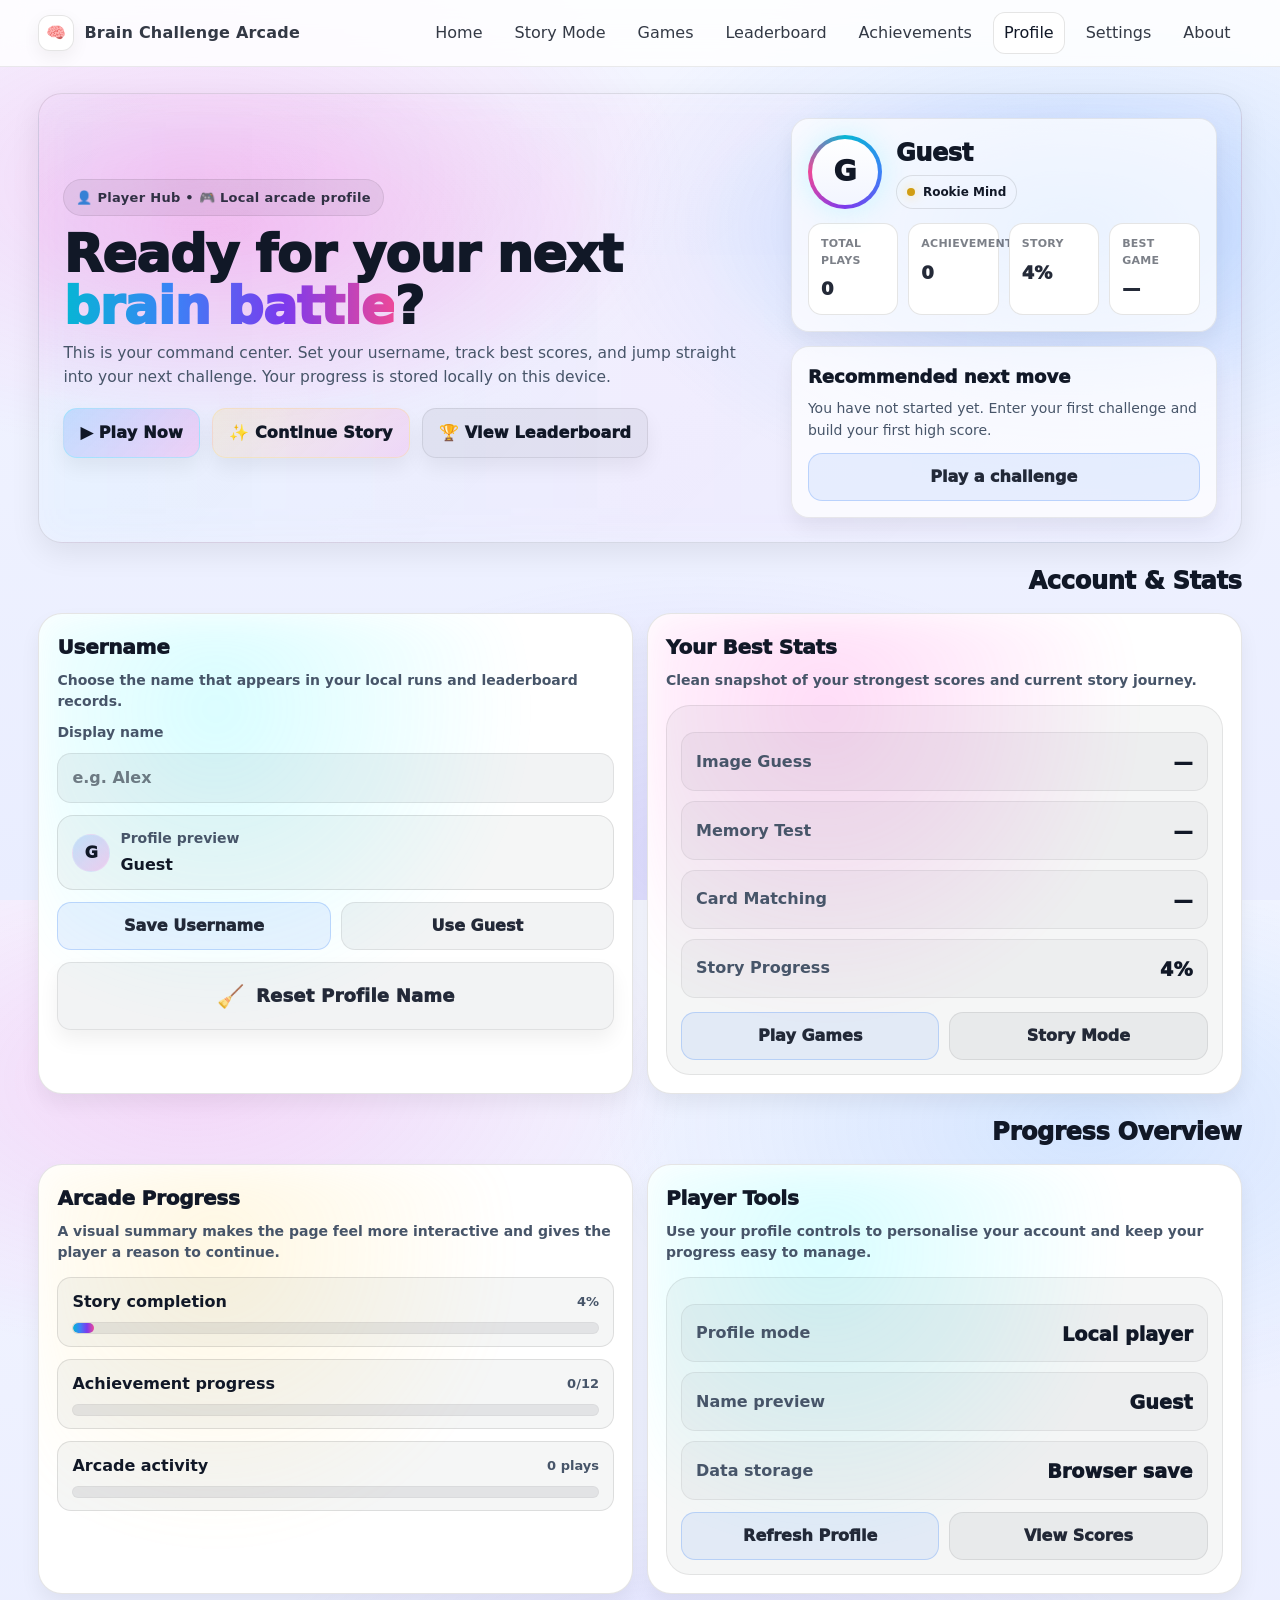
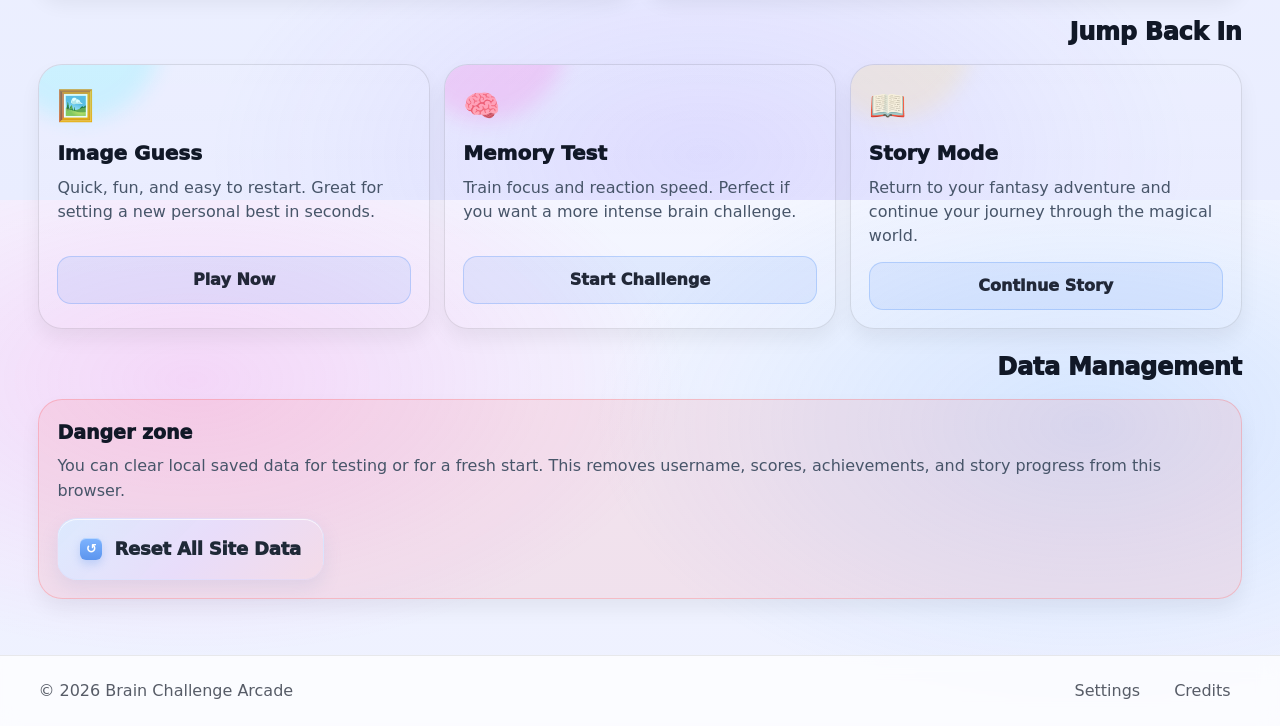
<file: profile.html>
<!DOCTYPE html>
<html lang="en">

<head>
    <!-- =========================================================
         Brain Challenge Arcade - profile.html

         
         ✅ Theme loader to stop flash issue
         ✅ Modern profile page design
         ✅ Username save and preview
         ✅ Local stats and progress display
         ✅ Reset profile modal
         ✅ Reset all local browser data
         ✅ Responsive layout for mobile and desktop
    ========================================================== -->

    <!-- This script loads the saved theme before the page appears -->
    <script>
        (function() {
            // Get saved theme from localStorage
            function getTheme() {
                try {
                    return localStorage.getItem("bca_theme") || "system";
                } catch (e) {
                    return "system";
                }
            }

            // Check if the user's device prefers dark mode
            function systemPrefersDark() {
                return window.matchMedia &&
                    window.matchMedia("(prefers-color-scheme: dark)").matches;
            }

            // Apply theme class to the root html element
            var theme = getTheme();
            var root = document.documentElement;
            root.classList.remove("theme-dark", "theme-light");

            if (theme === "dark") root.classList.add("theme-dark");
            else if (theme === "light") root.classList.add("theme-light");
            else root.classList.add(systemPrefersDark() ? "theme-dark" : "theme-light");
        })();
    </script>

    <!-- Basic page information -->
    <meta charset="UTF-8" />
    <meta name="viewport" content="width=device-width, initial-scale=1" />
    <title>Profile • Brain Challenge Arcade</title>
    <meta name="description" content="Set your username, view stats, and jump back into Brain Challenge Arcade." />

    <!-- External CSS files -->
    <link rel="stylesheet" href="css/style.css" />
    <link rel="stylesheet" href="css/components.css" />
    <link rel="stylesheet" href="css/games.css" />

    <style>
        /* Main color variables for dark theme */
        
         :root {
            --bg0: #070914;
            --bg1: #0b1028;
            --ink: #eaf0ff;
            --muted: rgba(234, 240, 255, .75);
            --muted2: rgba(234, 240, 255, .55);
            --card: rgba(255, 255, 255, .06);
            --card-strong: rgba(255, 255, 255, .09);
            --border: rgba(255, 255, 255, .12);
            --blue: #4ea1ff;
            --violet: #9b7bff;
            --pink: #ff4fd8;
            --cyan: #40f6ff;
            --gold: #ffd86b;
            --danger: #ff6464;
            --ok: #54f3a5;
            --shadow: 0 22px 70px rgba(0, 0, 0, .55);
            --shadow2: 0 14px 40px rgba(0, 0, 0, .45);
            --r-xl: 24px;
            --r-lg: 18px;
            --r-md: 14px;
        }
        /* Color variables for light theme */
        
        .theme-light {
            --bg0: #f4f6ff;
            --bg1: #e9edff;
            --ink: #111827;
            --muted: rgba(17, 24, 39, .75);
            --muted2: rgba(17, 24, 39, .55);
            --card: #ffffff;
            --card-strong: #ffffff;
            --border: rgba(0, 0, 0, .08);
            --blue: #3b82f6;
            --violet: #7c3aed;
            --pink: #ec4899;
            --cyan: #06b6d4;
            --gold: #d19d12;
            --danger: #dc2626;
            --ok: #059669;
            --shadow: 0 20px 40px rgba(0, 0, 0, .08);
            --shadow2: 0 10px 20px rgba(0, 0, 0, .06);
        }
        /* Make sizing easier for all elements */
        
        * {
            box-sizing: border-box;
        }
        /* Page background and text color */
        
        body {
            background: radial-gradient(900px 500px at 15% 20%, rgba(255, 79, 216, .18), transparent 55%), radial-gradient(900px 520px at 85% 25%, rgba(78, 161, 255, .18), transparent 55%), radial-gradient(900px 520px at 55% 95%, rgba(155, 123, 255, .16), transparent 55%), linear-gradient(180deg, var(--bg0), var(--bg1));
            color: var(--ink);
            overflow-x: hidden;
        }
        /* Main page spacing */
        
        .page {
            padding-top: 26px;
            padding-bottom: 56px;
        }
        /* Accessibility focus outline */
        
        a:focus-visible,
        button:focus-visible,
        input:focus-visible,
        select:focus-visible {
            outline: 3px solid rgba(64, 246, 255, .45);
            outline-offset: 3px;
            border-radius: 12px;
        }
        /* Navbar design */
        
        .navbar {
            background: rgba(0, 0, 0, .35) !important;
            border-bottom: 1px solid rgba(255, 255, 255, .10);
            backdrop-filter: blur(12px);
        }
        /* Navbar text colors */
        
        .nav-link,
        .brand-text {
            color: rgba(234, 240, 255, .88) !important;
        }
        /* Active navigation item */
        
        .nav-link.nav-active {
            color: rgba(234, 240, 255, 1) !important;
        }
        /* Light mode navbar styling */
        
        .theme-light .navbar {
            background: rgba(255, 255, 255, .82) !important;
            border-bottom: 1px solid rgba(0, 0, 0, .08);
        }
        
        .theme-light .nav-link,
        .theme-light .brand-text {
            color: rgba(17, 24, 39, .86) !important;
        }
        
        .theme-light .nav-link.nav-active {
            color: rgba(17, 24, 39, 1) !important;
        }
        /* Main hero section */
        
        .pro-hero {
            border-radius: var(--r-xl);
            background: radial-gradient(700px 320px at 15% 30%, rgba(255, 79, 216, .22), transparent 60%), radial-gradient(650px 300px at 85% 30%, rgba(78, 161, 255, .24), transparent 60%), linear-gradient(135deg, rgba(255, 255, 255, .06), rgba(255, 255, 255, .03));
            border: 1px solid var(--border);
            box-shadow: var(--shadow);
            padding: 24px;
            position: relative;
            overflow: hidden;
        }
        /* Glow effect behind hero section */
        
        .pro-hero::after {
            content: "";
            position: absolute;
            inset: -2px;
            background: linear-gradient(90deg, rgba(64, 246, 255, .15), rgba(255, 79, 216, .12), rgba(155, 123, 255, .12));
            filter: blur(24px);
            opacity: .6;
            z-index: 0;
        }
        
        .theme-light .pro-hero::after {
            opacity: .25;
            filter: blur(18px);
        }
        /* Hero content uses grid layout */
        
        .pro-hero-inner {
            position: relative;
            z-index: 1;
            display: grid;
            grid-template-columns: 1.25fr .75fr;
            gap: 18px;
            align-items: center;
        }
        /* Small label on top of hero */
        
        .pro-kicker {
            display: inline-flex;
            gap: 10px;
            align-items: center;
            padding: 8px 12px;
            border-radius: 999px;
            background: rgba(0, 0, 0, .28);
            border: 1px solid rgba(255, 255, 255, .14);
            color: rgba(234, 240, 255, .9);
            font-weight: 900;
            letter-spacing: .3px;
            font-size: 13px;
        }
        
        .theme-light .pro-kicker {
            background: rgba(17, 24, 39, .06);
            border: 1px solid rgba(0, 0, 0, .08);
            color: rgba(17, 24, 39, .85);
        }
        /* Main hero heading */
        
        .pro-title {
            margin: 12px 0 8px;
            font-size: clamp(30px, 4vw, 52px);
            line-height: 1.02;
            letter-spacing: -.8px;
            font-weight: 950;
        }
        /* Gradient text style */
        
        .pro-title .grad {
            background: linear-gradient(90deg, var(--cyan), var(--blue), var(--violet), var(--pink));
            -webkit-background-clip: text;
            background-clip: text;
            color: transparent;
        }
        /* Hero paragraph text */
        
        .pro-sub {
            margin: 0;
            max-width: 70ch;
            color: var(--muted);
            font-size: 15.5px;
            line-height: 1.58;
        }
        /* Action buttons area */
        
        .pro-actions {
            display: flex;
            flex-wrap: wrap;
            gap: 12px;
            margin-top: 18px;
        }
        /* Main button style */
        
        .btn-arcade {
            display: inline-flex;
            align-items: center;
            justify-content: center;
            gap: 10px;
            padding: 12px 16px;
            border-radius: 14px;
            text-decoration: none;
            font-weight: 950;
            letter-spacing: .2px;
            border: 1px solid var(--border);
            background: rgba(0, 0, 0, .25);
            color: var(--ink);
            box-shadow: var(--shadow2);
            transition: transform .16s ease, filter .16s ease, background .16s ease;
            user-select: none;
            cursor: pointer;
        }
        
        .theme-light .btn-arcade {
            background: rgba(17, 24, 39, .06);
            border: 1px solid rgba(0, 0, 0, .08);
            color: var(--ink);
        }
        /* Special button versions */
        
        .btn-arcade.primary {
            border: 1px solid rgba(64, 246, 255, .25);
            background: linear-gradient(135deg, rgba(78, 161, 255, .25), rgba(255, 79, 216, .20));
        }
        
        .btn-arcade.gold {
            border: 1px solid rgba(255, 216, 107, .28);
            background: linear-gradient(135deg, rgba(255, 216, 107, .18), rgba(255, 79, 216, .14));
        }
        
        .btn-arcade.danger {
            border-color: rgba(255, 79, 79, .35);
            background: rgba(255, 79, 79, .16);
        }
        /* Button hover and click effect */
        
        .btn-arcade:hover {
            transform: translateY(-2px);
            filter: brightness(1.06);
        }
        
        .btn-arcade:active {
            transform: translateY(0) scale(.99);
        }
        /* Right side hero cards */
        
        .hero-side {
            display: grid;
            gap: 14px;
        }
        /* Shared card style */
        
        .player-card,
        .motivate-card {
            border-radius: var(--r-lg);
            background: rgba(0, 0, 0, .22);
            border: 1px solid rgba(255, 255, 255, .14);
            box-shadow: var(--shadow2);
            padding: 16px;
        }
        
        .theme-light .player-card,
        .theme-light .motivate-card {
            background: rgba(255, 255, 255, .72);
            border: 1px solid rgba(0, 0, 0, .08);
        }
        /* Top part of player profile card */
        
        .player-top {
            display: flex;
            align-items: center;
            gap: 14px;
        }
        /* Circular avatar ring */
        
        .avatar-ring {
            width: 74px;
            height: 74px;
            border-radius: 50%;
            position: relative;
            display: grid;
            place-items: center;
            background: conic-gradient(from 0deg, var(--cyan), var(--blue), var(--violet), var(--pink), var(--cyan));
            box-shadow: 0 0 28px rgba(64, 246, 255, .22);
            flex-shrink: 0;
        }
        
        .avatar-ring::before {
            content: "";
            position: absolute;
            inset: 4px;
            border-radius: 50%;
            background: linear-gradient(180deg, rgba(6, 10, 28, .98), rgba(18, 24, 52, .98));
        }
        
        .theme-light .avatar-ring::before {
            background: linear-gradient(180deg, #ffffff, #f2f5ff);
        }
        
        .avatar-ring span {
            position: relative;
            z-index: 1;
            font-size: 28px;
            font-weight: 950;
            color: var(--ink);
        }
        /* Player name */
        
        .player-name {
            margin: 0;
            font-size: 24px;
            font-weight: 950;
            letter-spacing: -.4px;
        }
        /* Player rank badge */
        
        .player-rank {
            margin-top: 4px;
            display: inline-flex;
            align-items: center;
            gap: 8px;
            padding: 7px 10px;
            border-radius: 999px;
            font-size: 12px;
            font-weight: 900;
            color: var(--ink);
            background: rgba(255, 255, 255, .06);
            border: 1px solid var(--border);
        }
        
        .rank-dot {
            width: 8px;
            height: 8px;
            border-radius: 50%;
            background: var(--gold);
            box-shadow: 0 0 12px rgba(255, 216, 107, .8);
        }
        /* Small stat boxes */
        
        .mini-grid {
            display: grid;
            grid-template-columns: repeat(4, minmax(0, 1fr));
            gap: 10px;
            margin-top: 14px;
        }
        
        .mini {
            border-radius: 14px;
            padding: 12px;
            background: var(--card);
            border: 1px solid var(--border);
        }
        
        .mini .label {
            font-size: 11px;
            letter-spacing: .25px;
            font-weight: 900;
            color: rgba(234, 240, 255, .65);
            text-transform: uppercase;
        }
        
        .theme-light .mini .label {
            color: rgba(17, 24, 39, .55);
        }
        
        .mini .value {
            margin-top: 6px;
            font-size: 18px;
            font-weight: 950;
            color: rgba(234, 240, 255, .95);
        }
        
        .theme-light .mini .value {
            color: rgba(17, 24, 39, .92);
        }
        /* Motivation card heading and text */
        
        .motivate-card h3 {
            margin: 0 0 8px;
            font-size: 18px;
            font-weight: 950;
        }
        
        .motivate-card p {
            margin: 0;
            color: var(--muted);
            line-height: 1.55;
            font-size: 14px;
        }
        /* Section heading style */
        
        .section-head {
            margin-top: 20px;
            display: flex;
            align-items: end;
            justify-content: space-between;
            gap: 12px;
        }
        
        .section-head h2 {
            margin: 0;
            font-size: 24px;
            font-weight: 950;
            letter-spacing: -0.3px;
        }
        
        .section-head p {
            margin: 0;
            color: var(--muted2);
            font-weight: 700;
        }
        /* 2-column and 3-column layouts */
        
        .tiles2 {
            margin-top: 14px;
            display: grid;
            grid-template-columns: 1fr 1fr;
            gap: 14px;
        }
        
        .tiles3 {
            margin-top: 14px;
            display: grid;
            grid-template-columns: repeat(3, 1fr);
            gap: 14px;
        }
        /* Tile/card styling */
        
        .tile {
            position: relative;
            border-radius: var(--r-xl);
            padding: 18px;
            background: var(--card);
            border: 1px solid var(--border);
            box-shadow: var(--shadow2);
            overflow: hidden;
        }
        
        .tile::before {
            content: "";
            position: absolute;
            inset: -2px;
            opacity: .22;
            filter: blur(18px);
            z-index: 0;
        }
        
        .tile>* {
            position: relative;
            z-index: 1;
        }
        /* Different glow color per tile type */
        
        .tile.t1::before {
            background: radial-gradient(circle at 30% 20%, rgba(64, 246, 255, .9), transparent 55%);
        }
        
        .tile.t2::before {
            background: radial-gradient(circle at 30% 20%, rgba(255, 79, 216, .9), transparent 55%);
        }
        
        .tile.t3::before {
            background: radial-gradient(circle at 30% 20%, rgba(255, 216, 107, .85), transparent 55%);
        }
        /* Tile heading and paragraph */
        
        .tile-title {
            margin: 0 0 8px;
            font-size: 20px;
            font-weight: 950;
            letter-spacing: -0.2px;
        }
        
        .tile-sub {
            margin: 0;
            color: var(--muted);
            font-size: 14px;
            line-height: 1.5;
            font-weight: 650;
        }
        /* Custom input design */
        
        .input-arcade {
            width: 100%;
            margin-top: 10px;
            padding: 12px 14px;
            border-radius: 14px;
            border: 1px solid var(--border);
            background: rgba(0, 0, 0, .22);
            color: var(--ink);
            font-weight: 800;
            outline: none;
        }
        
        .input-arcade::placeholder {
            color: var(--muted2);
        }
        
        .theme-light .input-arcade {
            background: rgba(17, 24, 39, .05);
            color: rgba(17, 24, 39, .92);
            border: 1px solid rgba(0, 0, 0, .08);
        }
        /* Shared button row inside tiles */
        
        .tile-actions {
            margin-top: 12px;
            display: flex;
            gap: 10px;
            flex-wrap: wrap;
        }
        
        .tile-actions button,
        .tile-actions a {
            flex: 1;
            text-align: center;
            padding: 11px 12px;
            border-radius: 14px;
            font-weight: 950;
            border: 1px solid rgba(255, 255, 255, .14);
            background: rgba(0, 0, 0, .22);
            color: rgba(234, 240, 255, .92);
            cursor: pointer;
            text-decoration: none;
            transition: transform .15s ease, filter .15s ease;
        }
        
        .theme-light .tile-actions button,
        .theme-light .tile-actions a {
            border: 1px solid rgba(0, 0, 0, .08);
            background: rgba(17, 24, 39, .05);
            color: rgba(17, 24, 39, .92);
        }
        
        .tile-actions .play {
            border: 1px solid rgba(64, 246, 255, .24);
            background: rgba(64, 246, 255, .10);
            color: rgba(234, 240, 255, .98);
        }
        
        .tile-actions .gold {
            border: 1px solid rgba(255, 216, 107, .24);
            background: rgba(255, 216, 107, .10);
        }
        
        .theme-light .tile-actions .play {
            border: 1px solid rgba(59, 130, 246, .25);
            background: rgba(59, 130, 246, .10);
            color: rgba(17, 24, 39, .92);
        }
        
        .tile-actions button:hover,
        .tile-actions a:hover {
            transform: translateY(-1px);
            filter: brightness(1.05);
        }
        
        .tile-actions button:active,
        .tile-actions a:active {
            transform: translateY(0) scale(.99);
        }
        /* Message text style */
        
        .msg {
            margin-top: 10px;
            font-weight: 800;
            color: var(--muted);
        }
        
        .msg.hidden {
            display: none;
        }
        /* Username preview box */
        
        .preview-name {
            margin-top: 12px;
            display: flex;
            align-items: center;
            gap: 10px;
            padding: 12px 14px;
            border-radius: 16px;
            background: rgba(0, 0, 0, .18);
            border: 1px solid var(--border);
        }
        
        .theme-light .preview-name {
            background: rgba(17, 24, 39, .04);
        }
        
        .preview-badge {
            display: inline-flex;
            align-items: center;
            justify-content: center;
            min-width: 38px;
            height: 38px;
            padding: 0 10px;
            border-radius: 999px;
            font-weight: 950;
            background: linear-gradient(135deg, rgba(78, 161, 255, .25), rgba(255, 79, 216, .24));
            border: 1px solid rgba(255, 255, 255, .14);
        }
        
        .preview-text {
            font-weight: 900;
        }
        /* Best stats card design */
        
        .best-box {
            margin-top: 14px;
            border-radius: var(--r-xl);
            padding: 14px;
            background: rgba(0, 0, 0, .18);
            border: 1px solid rgba(255, 255, 255, .12);
        }
        
        .theme-light .best-box {
            background: rgba(17, 24, 39, .04);
            border: 1px solid rgba(0, 0, 0, .08);
        }
        
        .stat-list {
            margin: 12px 0 0;
            padding: 0;
            list-style: none;
            display: grid;
            gap: 10px;
        }
        
        .stat-line {
            display: grid;
            grid-template-columns: 1fr auto;
            gap: 10px;
            align-items: center;
            padding: 12px 14px;
            border-radius: 14px;
            background: rgba(255, 255, 255, .03);
            border: 1px solid rgba(255, 255, 255, .08);
        }
        
        .theme-light .stat-line {
            background: rgba(17, 24, 39, .03);
            border: 1px solid rgba(0, 0, 0, .06);
        }
        
        .stat-name {
            color: var(--muted);
            font-weight: 800;
        }
        
        .stat-value {
            font-weight: 950;
            color: var(--ink);
            text-align: right;
        }
        /* Progress box with bars */
        
        .progress-box {
            display: grid;
            gap: 12px;
            margin-top: 14px;
        }
        
        .progress-item {
            padding: 12px 14px;
            border-radius: 14px;
            border: 1px solid var(--border);
            background: rgba(0, 0, 0, .18);
        }
        
        .theme-light .progress-item {
            background: rgba(17, 24, 39, .04);
        }
        
        .progress-head {
            display: flex;
            align-items: center;
            justify-content: space-between;
            gap: 12px;
            margin-bottom: 8px;
        }
        
        .progress-head strong {
            font-weight: 900;
        }
        
        .progress-head span {
            color: var(--muted);
            font-weight: 800;
            font-size: 13px;
        }
        
        .bar {
            height: 12px;
            border-radius: 999px;
            background: rgba(255, 255, 255, .08);
            overflow: hidden;
            border: 1px solid rgba(255, 255, 255, .06);
        }
        
        .theme-light .bar {
            background: rgba(17, 24, 39, .08);
            border: 1px solid rgba(0, 0, 0, .04);
        }
        /* The filled part of progress bar */
        
        .fill {
            height: 100%;
            width: 0%;
            border-radius: inherit;
            background: linear-gradient(90deg, var(--cyan), var(--blue), var(--violet), var(--pink));
            transition: width .35s ease;
        }
        /* Quick play cards layout */
        
        .play-cards {
            margin-top: 14px;
            display: grid;
            grid-template-columns: repeat(3, 1fr);
            gap: 14px;
        }
        
        .play-card {
            position: relative;
            overflow: hidden;
            border-radius: var(--r-xl);
            padding: 18px;
            border: 1px solid var(--border);
            background: linear-gradient(180deg, rgba(255, 255, 255, .06), rgba(255, 255, 255, .03));
            box-shadow: var(--shadow2);
        }
        /* Glow circle decoration for play cards */
        
        .play-card::before {
            content: "";
            position: absolute;
            inset: -40% auto auto -10%;
            width: 160px;
            height: 160px;
            border-radius: 50%;
            filter: blur(10px);
            opacity: .28;
        }
        
        .play-card.pc1::before {
            background: rgba(64, 246, 255, .65);
        }
        
        .play-card.pc2::before {
            background: rgba(255, 79, 216, .65);
        }
        
        .play-card.pc3::before {
            background: rgba(255, 216, 107, .65);
        }
        
        .play-icon {
            font-size: 30px;
            margin-bottom: 10px;
        }
        
        .play-card h3 {
            margin: 0 0 8px;
            font-size: 20px;
            font-weight: 950;
        }
        
        .play-card p {
            margin: 0;
            color: var(--muted);
            line-height: 1.5;
            min-height: 66px;
        }
        
        .play-card .tile-actions {
            margin-top: 14px;
        }
        /* Danger zone section */
        
        .danger-zone {
            margin-top: 14px;
            border-radius: var(--r-xl);
            padding: 18px;
            background: rgba(255, 79, 79, .10);
            border: 1px solid rgba(255, 79, 79, .25);
            box-shadow: var(--shadow2);
        }
        
        .danger-zone h3 {
            margin: 0 0 8px;
            font-size: 19px;
            font-weight: 950;
        }
        
        .danger-zone p {
            margin: 0;
            color: var(--muted);
            line-height: 1.55;
        }
        /* Footer style */
        
        .footer {
            background: rgba(0, 0, 0, .35);
            border-top: 1px solid rgba(255, 255, 255, .10);
        }
        
        .footer .muted,
        .footer a {
            color: rgba(234, 240, 255, .72) !important;
        }
        
        .theme-light .footer {
            background: rgba(255, 255, 255, .75);
            border-top: 1px solid rgba(0, 0, 0, .08);
        }
        
        .theme-light .footer .muted,
        .theme-light .footer a {
            color: rgba(17, 24, 39, .7) !important;
        }
        /* Reset profile button style */
        
        .reset-profile-btn {
            display: flex;
            align-items: center;
            justify-content: center;
            gap: 12px;
            min-height: 68px;
            text-align: left;
        }
        
        .reset-profile-btn span:last-child {
            display: flex;
            flex-direction: column;
            line-height: 1.15;
        }
        
        .reset-profile-btn strong {
            font-size: 18px;
            font-weight: 950;
        }
        
        .reset-profile-btn small {
            margin-top: 4px;
            font-size: 12px;
            font-weight: 750;
            opacity: .82;
        }
        
        .reset-icon {
            font-size: 22px;
            flex-shrink: 0;
        }
        /* Hide modal when needed */
        
        .arcade-modal.hidden {
            display: none;
        }
        /* Modal full screen container */
        
        .arcade-modal {
            position: fixed;
            inset: 0;
            z-index: 9999;
        }
        /* Dark background behind modal */
        
        .arcade-modal-backdrop {
            position: absolute;
            inset: 0;
            background: rgba(4, 8, 20, .62);
            backdrop-filter: blur(8px);
        }
        /* Main modal box */
        
        .arcade-modal-card {
            position: relative;
            width: min(92vw, 560px);
            margin: 8vh auto 0;
            padding: 24px;
            border-radius: 24px;
            background: radial-gradient(500px 220px at 18% 18%, rgba(255, 79, 216, .18), transparent 60%), radial-gradient(500px 220px at 82% 20%, rgba(78, 161, 255, .18), transparent 60%), linear-gradient(180deg, rgba(12, 18, 40, .96), rgba(7, 11, 28, .98));
            border: 1px solid rgba(255, 255, 255, .14);
            box-shadow: 0 30px 90px rgba(0, 0, 0, .48);
            color: var(--ink);
            overflow: hidden;
        }
        
        .theme-light .arcade-modal-card {
            background: radial-gradient(500px 220px at 18% 18%, rgba(236, 72, 153, .12), transparent 60%), radial-gradient(500px 220px at 82% 20%, rgba(59, 130, 246, .12), transparent 60%), linear-gradient(180deg, rgba(255, 255, 255, .98), rgba(245, 247, 255, .98));
            border: 1px solid rgba(0, 0, 0, .08);
            box-shadow: 0 24px 70px rgba(0, 0, 0, .14);
        }
        /* Modal close button */
        
        .arcade-modal-close {
            position: absolute;
            top: 14px;
            right: 14px;
            width: 42px;
            height: 42px;
            border-radius: 12px;
            border: 1px solid var(--border);
            background: rgba(255, 255, 255, .06);
            color: var(--ink);
            font-size: 18px;
            font-weight: 900;
            cursor: pointer;
            transition: transform .16s ease, filter .16s ease;
        }
        
        .theme-light .arcade-modal-close {
            background: rgba(17, 24, 39, .04);
        }
        
        .arcade-modal-close:hover {
            transform: translateY(-1px);
            filter: brightness(1.05);
        }
        /* Badge at top of modal */
        
        .arcade-modal-badge {
            display: inline-flex;
            align-items: center;
            gap: 8px;
            padding: 8px 12px;
            border-radius: 999px;
            font-size: 12px;
            font-weight: 900;
            letter-spacing: .3px;
            background: rgba(255, 255, 255, .06);
            border: 1px solid var(--border);
            color: var(--muted);
        }
        
        .arcade-modal-title {
            margin: 14px 0 8px;
            font-size: clamp(26px, 3vw, 34px);
            line-height: 1.05;
            font-weight: 950;
            letter-spacing: -.5px;
        }
        
        .arcade-modal-desc {
            margin: 0;
            color: var(--muted);
            line-height: 1.6;
            font-size: 15px;
            max-width: 48ch;
        }
        /* Preview box inside modal */
        
        .reset-preview-box {
            margin-top: 18px;
            display: flex;
            align-items: center;
            gap: 12px;
            padding: 14px;
            border-radius: 18px;
            background: rgba(255, 255, 255, .05);
            border: 1px solid var(--border);
        }
        
        .theme-light .reset-preview-box {
            background: rgba(17, 24, 39, .04);
        }
        
        .reset-preview-avatar {
            width: 52px;
            height: 52px;
            border-radius: 50%;
            display: grid;
            place-items: center;
            font-size: 20px;
            font-weight: 950;
            background: linear-gradient(135deg, rgba(78, 161, 255, .28), rgba(255, 79, 216, .24));
            border: 1px solid rgba(255, 255, 255, .14);
        }
        
        .reset-preview-label {
            font-size: 12px;
            font-weight: 850;
            color: var(--muted2);
            text-transform: uppercase;
            letter-spacing: .25px;
        }
        
        .reset-preview-name {
            margin-top: 3px;
            font-size: 20px;
            font-weight: 950;
            color: var(--ink);
        }
        /* Benefit items shown in modal */
        
        .reset-benefits {
            margin-top: 16px;
            display: grid;
            gap: 10px;
        }
        
        .reset-benefit {
            padding: 11px 13px;
            border-radius: 14px;
            background: rgba(255, 255, 255, .04);
            border: 1px solid rgba(255, 255, 255, .08);
            color: var(--muted);
            font-weight: 800;
            line-height: 1.4;
        }
        
        .theme-light .reset-benefit {
            background: rgba(17, 24, 39, .03);
            border: 1px solid rgba(0, 0, 0, .06);
        }
        /* Modal action buttons */
        
        .arcade-modal-actions {
            margin-top: 18px;
            display: grid;
            grid-template-columns: 1fr 1fr 1fr;
            gap: 10px;
        }
        
        .arcade-modal-actions .btn-arcade {
            width: 100%;
            min-height: 50px;
        }
        
        .hidden-file {
            display: none;
        }
        /* Soft pastel style for reset all button */
        
        .reset-soft-btn {
            appearance: none;
            border: 1px solid rgba(180, 193, 231, 0.55);
            background: linear-gradient(135deg, #dbeafe 0%, #e7ddfb 52%, #f3dbe8 100%);
            color: #182033;
            min-height: 62px;
            padding: 12px 22px;
            border-radius: 20px;
            display: inline-flex;
            align-items: center;
            gap: 12px;
            font-size: 18px;
            font-weight: 950;
            letter-spacing: -0.2px;
            box-shadow: 0 8px 18px rgba(133, 154, 205, 0.16), inset 0 1px 0 rgba(255, 255, 255, 0.72);
            cursor: pointer;
            transition: transform .18s ease, box-shadow .18s ease, filter .18s ease, opacity .18s ease;
        }
        
        .reset-soft-btn:hover {
            transform: translateY(-2px);
            box-shadow: 0 14px 24px rgba(133, 154, 205, 0.22), inset 0 1px 0 rgba(255, 255, 255, 0.82);
            filter: brightness(1.02);
        }
        
        .reset-soft-btn:active {
            transform: translateY(0) scale(.985);
        }
        
        .reset-soft-btn[disabled] {
            cursor: default;
            opacity: .92;
        }
        
        .reset-soft-icon {
            width: 22px;
            height: 22px;
            border-radius: 6px;
            display: inline-flex;
            align-items: center;
            justify-content: center;
            font-size: 13px;
            font-weight: 900;
            color: #ffffff;
            background: linear-gradient(180deg, #7eb4ff 0%, #5c95ee 100%);
            box-shadow: inset 0 1px 0 rgba(255, 255, 255, .45), 0 4px 8px rgba(92, 149, 238, 0.28);
            flex-shrink: 0;
        }
        
        .reset-soft-text {
            line-height: 1;
            font-size: 18px;
            font-weight: 950;
            color: #182033;
        }
        
        .theme-light .reset-soft-btn {
            border: 1px solid rgba(180, 193, 231, 0.6);
            background: linear-gradient(135deg, #dcecff 0%, #eadffd 52%, #f6dcea 100%);
            color: #1f2937;
        }
        
        .theme-light .reset-soft-text {
            color: #1f2937;
        }
        
        .theme-dark .reset-soft-btn,
         :not(.theme-light) .reset-soft-btn {
            border: 1px solid rgba(197, 208, 255, 0.18);
            background: linear-gradient(135deg, rgba(219, 234, 254, 0.96) 0%, rgba(231, 221, 251, 0.95) 52%, rgba(243, 219, 232, 0.95) 100%);
            color: #182033;
        }
        /* Responsive adjustments for tablets */
        
        @media (max-width: 1100px) {
            .mini-grid,
            .play-cards,
            .tiles3 {
                grid-template-columns: 1fr 1fr;
            }
        }
        /* Responsive adjustments for smaller tablets */
        
        @media (max-width: 980px) {
            .pro-hero-inner,
            .tiles2,
            .tiles3,
            .play-cards {
                grid-template-columns: 1fr;
            }
            .mini-grid {
                grid-template-columns: 1fr 1fr;
            }
        }
        /* Responsive adjustments for mobile */
        
        @media (max-width: 720px) {
            .arcade-modal-card {
                width: min(94vw, 560px);
                margin-top: 5vh;
                padding: 20px;
            }
            .arcade-modal-actions {
                grid-template-columns: 1fr;
            }
            .reset-profile-btn {
                min-height: 74px;
            }
        }
        /* Extra small mobile adjustments */
        
        @media (max-width: 640px) {
            .pro-title {
                font-size: 32px;
            }
            .mini-grid {
                grid-template-columns: 1fr;
            }
            .tile-actions {
                flex-direction: column;
            }
            .player-top {
                align-items: flex-start;
            }
            .reset-soft-btn {
                width: 100%;
                min-width: 0;
                justify-content: center;
                font-size: 17px;
            }
            .reset-soft-text {
                font-size: 17px;
            }
        }
    </style>
</head>

<body>
    <!-- Skip link for accessibility -->
    <a class="skip-link" href="#main">Skip to content</a>

    <!-- Main navbar -->
    <header class="navbar" role="banner">
        <div class="container navbar-inner">
            <a class="brand" href="index.html" aria-label="Brain Challenge Arcade Home">
                <span class="brand-mark" aria-hidden="true">🧠</span>
                <span class="brand-text">Brain Challenge Arcade</span>
            </a>

            <!-- Desktop navigation -->
            <nav class="nav" aria-label="Primary">
                <a class="nav-link" href="index.html">Home</a>
                <a class="nav-link" href="story.html">Story Mode</a>
                <a class="nav-link" href="games.html">Games</a>
                <a class="nav-link" href="leaderboard.html">Leaderboard</a>
                <a class="nav-link" href="achievements.html">Achievements</a>
                <a class="nav-link nav-active" href="profile.html">Profile</a>
                <a class="nav-link" href="settings.html">Settings</a>
                <a class="nav-link" href="about.html">About</a>
            </nav>

            <!-- Mobile menu button -->
            <button class="icon-btn nav-toggle" type="button" aria-label="Open menu" aria-expanded="false" aria-controls="mobileMenu">☰</button>
        </div>

        <!-- Mobile menu items -->
        <div class="mobile-menu hidden" id="mobileMenu">
            <div class="container mobile-menu-inner">
                <a class="nav-link" href="index.html">Home</a>
                <a class="nav-link" href="story.html">Story Mode</a>
                <a class="nav-link" href="games.html">Games</a>
                <a class="nav-link" href="leaderboard.html">Leaderboard</a>
                <a class="nav-link" href="achievements.html">Achievements</a>
                <a class="nav-link nav-active" href="profile.html">Profile</a>
                <a class="nav-link" href="settings.html">Settings</a>
                <a class="nav-link" href="about.html">About</a>
            </div>
        </div>
    </header>

    <!-- Main page content -->
    <main id="main" class="container page">

        <!-- Profile hero section -->
        <section class="pro-hero" aria-labelledby="proTitle">
            <div class="pro-hero-inner">
                <div>
                    <div class="pro-kicker">👤 Player Hub • 🎮 Local arcade profile</div>
                    <h1 id="proTitle" class="pro-title">
                        Ready for your next <span class="grad">brain battle</span>?
                    </h1>
                    <p class="pro-sub">
                        This is your command center. Set your username, track best scores, and jump straight into your next challenge. Your progress is stored locally on this device.
                    </p>

                    <!-- Quick action buttons -->
                    <div class="pro-actions">
                        <a class="btn-arcade primary" href="index.html#games">▶ Play Now</a>
                        <a class="btn-arcade gold" href="story.html">✨ Continue Story</a>
                        <a class="btn-arcade" href="leaderboard.html">🏆 View Leaderboard</a>
                    </div>
                </div>

                <!-- Right side cards -->
                <div class="hero-side">
                    <!-- Player summary card -->
                    <aside class="player-card" aria-label="Player profile summary">
                        <div class="player-top">
                            <div class="avatar-ring" aria-hidden="true">
                                <span id="avatarInitial">G</span>
                            </div>

                            <div>
                                <h2 class="player-name" id="heroPlayerName">Guest</h2>
                                <div class="player-rank">
                                    <span class="rank-dot" aria-hidden="true"></span>
                                    <span id="playerRank">Rookie Mind</span>
                                </div>
                            </div>
                        </div>

                        <!-- Quick profile stats -->
                        <div class="mini-grid" aria-label="Quick stats">
                            <div class="mini">
                                <div class="label">Total Plays</div>
                                <div class="value" id="statPlays">0</div>
                            </div>
                            <div class="mini">
                                <div class="label">Achievements</div>
                                <div class="value" id="statAch">0</div>
                            </div>
                            <div class="mini">
                                <div class="label">Story</div>
                                <div class="value" id="statStory">0%</div>
                            </div>
                            <div class="mini">
                                <div class="label">Best Game</div>
                                <div class="value" id="statBestGame">—</div>
                            </div>
                        </div>
                    </aside>

                    <!-- Recommended action card -->
                    <aside class="motivate-card" aria-label="Recommended next action">
                        <h3>Recommended next move</h3>
                        <p id="nextActionText">
                            Start a game and build your first high score.
                        </p>
                        <div class="tile-actions">
                            <a href="index.html#games" class="play" id="nextActionBtn">Play a challenge</a>
                        </div>
                    </aside>
                </div>
            </div>
        </section>

        <!-- Account stats heading -->
        <div class="section-head">
            <h2>Account & Stats</h2>
        </div>

        <!-- Username and best stats section -->
        <section class="tiles2" aria-label="Profile tiles">
            <!-- Username card -->
            <article class="tile t1" aria-label="Username settings">
                <h3 class="tile-title">Username</h3>
                <p class="tile-sub">
                    Choose the name that appears in your local runs and leaderboard records.
                </p>

                <label for="usernameInput" class="tile-sub" style="display:block; margin-top:10px;">
                    Display name
                </label>
                <input class="input-arcade" id="usernameInput" type="text" maxlength="20" placeholder="e.g. Alex" autocomplete="nickname" />

                <!-- Username live preview -->
                <div class="preview-name" aria-label="Username preview">
                    <div class="preview-badge" id="previewBadge">G</div>
                    <div>
                        <div class="tile-sub" style="margin-bottom:4px;">Profile preview</div>
                        <div class="preview-text" id="previewName">Guest</div>
                    </div>
                </div>

                <!-- Username action buttons -->
                <div class="tile-actions">
                    <button class="play" id="btnSave" type="button">Save Username</button>
                    <button id="btnGuest" type="button">Use Guest</button>
                </div>

                <!-- Status message text -->
                <p class="msg hidden" id="msg"></p>

                <!-- Reset profile name button -->
                <div class="tile-actions" style="margin-top:12px;">
                    <button class="btn-arcade danger reset-profile-btn" id="btnResetProfile" type="button" style="width:100%;">
                        <span class="reset-icon" aria-hidden="true">🧹</span>
                        <span>
                            <strong>Reset Profile Name</strong>
                        </span>
                    </button>
                </div>
            </article>

            <!-- Best stats card -->
            <article class="tile t2" aria-label="Best stats">
                <h3 class="tile-title">Your Best Stats</h3>
                <p class="tile-sub">
                    Clean snapshot of your strongest scores and current story journey.
                </p>

                <div class="best-box" aria-label="Best scores">
                    <ul class="stat-list">
                        <li class="stat-line">
                            <span class="stat-name">Image Guess</span>
                            <span class="stat-value" id="bestImage">—</span>
                        </li>
                        <li class="stat-line">
                            <span class="stat-name">Memory Test</span>
                            <span class="stat-value" id="bestMemory">—</span>
                        </li>
                        <li class="stat-line">
                            <span class="stat-name">Card Matching</span>
                            <span class="stat-value" id="bestMatch">—</span>
                        </li>
                        <li class="stat-line">
                            <span class="stat-name">Story Progress</span>
                            <span class="stat-value" id="storyProgress">0%</span>
                        </li>
                    </ul>

                    <div class="tile-actions" style="margin-top:14px;">
                        <a href="index.html#games" class="play">Play Games</a>
                        <a href="story.html">Story Mode</a>
                    </div>
                </div>
            </article>
        </section>

        <!-- Progress section heading -->
        <div class="section-head">
            <h2>Progress Overview</h2>
        </div>

        <!-- Progress section -->
        <section class="tiles2" aria-label="Progress overview">
            <!-- Progress bar card -->
            <article class="tile t3">
                <h3 class="tile-title">Arcade Progress</h3>
                <p class="tile-sub">
                    A visual summary makes the page feel more interactive and gives the player a reason to continue.
                </p>

                <div class="progress-box">
                    <div class="progress-item">
                        <div class="progress-head">
                            <strong>Story completion</strong>
                            <span id="storyBarLabel">0%</span>
                        </div>
                        <div class="bar">
                            <div class="fill" id="storyBar"></div>
                        </div>
                    </div>

                    <div class="progress-item">
                        <div class="progress-head">
                            <strong>Achievement progress</strong>
                            <span id="achBarLabel">0%</span>
                        </div>
                        <div class="bar">
                            <div class="fill" id="achBar"></div>
                        </div>
                    </div>

                    <div class="progress-item">
                        <div class="progress-head">
                            <strong>Arcade activity</strong>
                            <span id="playsBarLabel">0%</span>
                        </div>
                        <div class="bar">
                            <div class="fill" id="playsBar"></div>
                        </div>
                    </div>
                </div>
            </article>

            <!-- Player tools card -->
            <article class="tile t1">
                <h3 class="tile-title">Player Tools</h3>
                <p class="tile-sub">
                    Use your profile controls to personalise your account and keep your progress easy to manage.
                </p>

                <div class="best-box">
                    <ul class="stat-list">
                        <li class="stat-line">
                            <span class="stat-name">Profile mode</span>
                            <span class="stat-value">Local player</span>
                        </li>
                        <li class="stat-line">
                            <span class="stat-name">Name preview</span>
                            <span class="stat-value" id="toolPreviewName">Guest</span>
                        </li>
                        <li class="stat-line">
                            <span class="stat-name">Data storage</span>
                            <span class="stat-value">Browser save</span>
                        </li>
                    </ul>

                    <div class="tile-actions">
                        <button class="play" id="btnRefreshMini" type="button">Refresh Profile</button>
                        <a href="leaderboard.html">View Scores</a>
                    </div>
                </div>
            </article>
        </section>

        <!-- Quick play section heading -->
        <div class="section-head">
            <h2>Jump Back In</h2>
        </div>

        <!-- Game quick access cards -->
        <section class="play-cards" aria-label="Game quick entry">
            <article class="play-card pc1">
                <div class="play-icon" aria-hidden="true">🖼️</div>
                <h3>Image Guess</h3>
                <p>
                    Quick, fun, and easy to restart. Great for setting a new personal best in seconds.
                </p>
                <div class="tile-actions">
                    <a class="play" href="games/image-guess/index.html">Play Now</a>
                </div>
            </article>

            <article class="play-card pc2">
                <div class="play-icon" aria-hidden="true">🧠</div>
                <h3>Memory Test</h3>
                <p>
                    Train focus and reaction speed. Perfect if you want a more intense brain challenge.
                </p>
                <div class="tile-actions">
                    <a class="play" href="games/memory-test/index.html">Start Challenge</a>
                </div>
            </article>

            <article class="play-card pc3">
                <div class="play-icon" aria-hidden="true">📖</div>
                <h3>Story Mode</h3>
                <p>
                    Return to your fantasy adventure and continue your journey through the magical world.
                </p>
                <div class="tile-actions">
                    <a class="play" href="story.html">Continue Story</a>
                </div>
            </article>
        </section>

        <!-- Data management heading -->
        <div class="section-head">
            <h2>Data Management</h2>
        </div>

        <!-- Danger zone for resetting data -->
        <section class="danger-zone" aria-label="Data management">
            <h3>Danger zone</h3>
            <p>
                You can clear local saved data for testing or for a fresh start. This removes username, scores, achievements, and story progress from this browser.
            </p>

            <div class="pro-actions" style="margin-top:14px;">
                <button class="reset-soft-btn" id="btnResetAll" type="button" aria-label="Reset all site data">
                    <span class="reset-soft-icon" id="resetAllIcon" aria-hidden="true">↺</span>
                    <span class="reset-soft-text" id="resetAllTitle">Reset All Site Data</span>
                </button>
            </div>
        </section>

        <!-- Reset profile name modal -->
        <div class="arcade-modal hidden" id="resetProfileModal" aria-hidden="true">
            <div class="arcade-modal-backdrop" data-close-reset-modal></div>

            <div class="arcade-modal-card" role="dialog" aria-modal="true" aria-labelledby="resetModalTitle" aria-describedby="resetModalDesc">
                <button class="arcade-modal-close" id="btnCloseResetModal" type="button" aria-label="Close reset profile dialog">✕</button>

                <div class="arcade-modal-badge">Profile Action</div>

                <h3 id="resetModalTitle" class="arcade-modal-title">Reset profile name?</h3>
                <p id="resetModalDesc" class="arcade-modal-desc">
                    Your username will go back to <strong>Guest</strong>, but your scores, achievements, and story progress will stay safe.
                </p>

                <div class="reset-preview-box">
                    <div class="reset-preview-avatar" aria-hidden="true">G</div>
                    <div>
                        <div class="reset-preview-label">After reset</div>
                        <div class="reset-preview-name">Guest</div>
                    </div>
                </div>

                <div class="reset-benefits">
                    <div class="reset-benefit">✅ Scores stay saved</div>
                    <div class="reset-benefit">✅ Story progress stays saved</div>
                    <div class="reset-benefit">✅ You can jump back into the arcade right away</div>
                </div>

                <div class="arcade-modal-actions">
                    <button class="btn-arcade" id="btnCancelResetProfile" type="button">Keep Current Name</button>
                    <button class="btn-arcade danger" id="btnConfirmResetProfile" type="button">Reset to Guest</button>
                    <a class="btn-arcade primary" id="btnResetAndPlay" href="index.html#games">Reset &amp; Play</a>
                </div>
            </div>
        </div>

    </main>

    <!-- Footer area -->
    <footer class="footer" role="contentinfo">
        <div class="container footer-inner">
            <div class="muted">© <span id="year"></span> Brain Challenge Arcade</div>
            <div class="footer-links">
                <a href="settings.html">Settings</a>
                <a href="about.html">Credits</a>
            </div>
        </div>
    </footer>

    <!-- External JavaScript files -->
    <script src="js/storage.js"></script>
    <script src="js/ui.js"></script>
    <script src="js/app.js"></script>

    <script>
        // Show the current year in the footer
        document.getElementById("year").textContent = new Date().getFullYear();

        // Mobile menu open/close logic
        (function() {
            const btn = document.querySelector(".nav-toggle");
            const menu = document.getElementById("mobileMenu");
            if (!btn || !menu) return;
            btn.addEventListener("click", () => {
                const isOpen = btn.getAttribute("aria-expanded") === "true";
                btn.setAttribute("aria-expanded", String(!isOpen));
                menu.classList.toggle("hidden", isOpen);
            });
        })();

        // Shortcut function for getElementById
        const $ = (id) => document.getElementById(id);

        // Safely get data from localStorage
        function safeGet(key, fallback) {
            try {
                const v = localStorage.getItem(key);
                return v === null ? fallback : v;
            } catch {
                return fallback;
            }
        }

        // Safely save data to localStorage
        function safeSet(key, value) {
            try {
                localStorage.setItem(key, value);
            } catch {}
        }

        // Safely remove data from localStorage
        function safeRemove(key) {
            try {
                localStorage.removeItem(key);
            } catch {}
        }

        // Show a message under the username area
        function showMsg(text, isError = false) {
            const el = $("msg");
            el.textContent = text;
            el.classList.remove("hidden");
            el.style.color = isError ? "var(--danger)" : "var(--muted)";
        }

        // Hide the message
        function hideMsg() {
            $("msg").classList.add("hidden");
        }

        // All storage keys used in this page
        const KEYS = {
            username: "bca_username",
            totalPlays: "bca_totalPlays",
            achievementsCount: "bca_achievementsCount",
            bestImage: "bca_best_imageGuess",
            bestMemory: "bca_best_memoryTest",
            bestMatch: "bca_best_cardMatching",
            storyProgress: "bca_story_progress",
            unlockedAchievements: "bca_achievements_unlocked",
            storyState: "bca_story_state",
            runsImage: "bca_runs_imageGuess",
            runsMemory: "bca_runs_memoryTest",
            runsMatch: "bca_runs_cardMatching"
        };

        // Clean the username and return Guest if empty
        function sanitizeName(name) {
            const trimmed = String(name || "").trim();
            return trimmed.length ? trimmed : "Guest";
        }

        // Get first letter of username for avatar
        function getInitial(name) {
            const clean = sanitizeName(name);
            return clean.charAt(0).toUpperCase();
        }

        // Try to parse string as JSON if possible
        function parseJSONMaybe(raw) {
            if (raw === null || raw === undefined || raw === "") return null;
            if (typeof raw !== "string") return raw;
            try {
                return JSON.parse(raw);
            } catch {
                return raw;
            }
        }

        // Format best score display depending on game type
        function formatBestScore(raw, gameType) {
            const value = parseJSONMaybe(raw);

            if (value === null || value === undefined || value === "" || value === "—") {
                return "—";
            }

            if (typeof value === "number") return String(value);

            if (typeof value === "string") {
                const asNum = Number(value);
                if (Number.isFinite(asNum)) return String(asNum);
                return value;
            }

            if (typeof value === "object") {
                if (gameType === "memory") {
                    const level = Number(value.level || 0);
                    const score = Number(value.value || 0);
                    if (level > 0 && score > 0) return "Lvl " + level + " • Score " + score;
                    if (level > 0) return "Level " + level;
                    if (score > 0) return String(score);
                }

                if (gameType === "match") {
                    const level = Number(value.level || 0);
                    const display = value.display ? String(value.display) : "";
                    const seconds = Number(value.value || 0);

                    if (level > 0 && display) return "Lvl " + level + " • " + display;
                    if (level > 0 && seconds > 0) return "Lvl " + level + " • " + seconds + "s";
                    if (display) return display;
                }

                if ("value" in value) return String(value.value);
            }

            return "—";
        }

        // Get story progress percent
        function getStoryPercent() {
            const sp = Number(safeGet(KEYS.storyProgress, "0")) || 0;
            return Math.max(0, Math.min(100, sp));
        }

        // Get achievement count
        function getAchievementsCount() {
            const stored = Number(safeGet(KEYS.achievementsCount, "0"));
            if (Number.isFinite(stored) && stored > 0) return stored;

            const unlocked = parseJSONMaybe(safeGet(KEYS.unlockedAchievements, "[]"));
            if (Array.isArray(unlocked)) return unlocked.length;

            return 0;
        }

        // Get total number of plays
        function getTotalPlays() {
            const direct = Number(safeGet(KEYS.totalPlays, "0"));
            if (Number.isFinite(direct) && direct > 0) return direct;

            const img = parseJSONMaybe(safeGet(KEYS.runsImage, "[]"));
            const mem = parseJSONMaybe(safeGet(KEYS.runsMemory, "[]"));
            const match = parseJSONMaybe(safeGet(KEYS.runsMatch, "[]"));

            let count = 0;
            if (Array.isArray(img)) count += img.length;
            if (Array.isArray(mem)) count += mem.length;
            if (Array.isArray(match)) count += match.length;

            return count;
        }

        // Decide which game is the best based on score strength
        function getBestGameLabel(imageText, memoryText, matchText) {
            const candidates = [{
                name: "Image",
                score: extractStrength(imageText)
            }, {
                name: "Memory",
                score: extractStrength(memoryText)
            }, {
                name: "Cards",
                score: extractStrength(matchText)
            }];

            candidates.sort((a, b) => b.score - a.score);
            if (candidates[0].score <= 0) return "—";
            return candidates[0].name;
        }

        // Extract biggest number from text
        function extractStrength(text) {
            if (!text || text === "—") return 0;
            const nums = String(text).match(/\d+/g);
            if (!nums) return 0;
            return Math.max.apply(null, nums.map(Number));
        }

        // Calculate player rank using plays, achievements, and story progress
        function getPlayerRank(plays, ach, story) {
            const power = plays + ach * 6 + story;

            if (power >= 180) return "Legend Mind";
            if (power >= 120) return "Master Thinker";
            if (power >= 75) return "Elite Challenger";
            if (power >= 35) return "Rising Strategist";
            return "Rookie Mind";
        }

        // Recommend what the player should do next
        function getRecommendation(plays, story, imageText, memoryText, matchText) {
            if (plays === 0) {
                return {
                    text: "You have not started yet. Enter your first challenge and build your first high score.",
                    label: "Play a challenge",
                    href: "index.html#games"
                };
            }

            if (story < 100 && story > 0) {
                return {
                    text: "Your adventure is not finished yet. Continue Story Mode and push your progress closer to 100%.",
                    label: "Continue Story",
                    href: "story.html"
                };
            }

            if (imageText === "—") {
                return {
                    text: "Try Image Guess next. It is the fastest way to grow your leaderboard stats.",
                    label: "Play Image Guess",
                    href: "games/image-guess/index.html"
                };
            }

            if (memoryText === "—") {
                return {
                    text: "Memory Test is still waiting for your best run. Challenge your focus and reaction speed.",
                    label: "Play Memory Test",
                    href: "games/memory-test/index.html"
                };
            }

            if (matchText === "—") {
                return {
                    text: "You have room to improve in Card Matching. Jump in and unlock another best score.",
                    label: "Play Card Matching",
                    href: "games/card-matching/index.html"
                };
            }

            return {
                text: "You already have progress across the arcade. Try to beat your best score and climb even higher.",
                label: "Beat your high score",
                href: "index.html#games"
            };
        }

        // Update all places showing username and initials
        function updateUsernamePreview(name) {
            const clean = sanitizeName(name);
            const initial = getInitial(clean);
            $("previewName").textContent = clean;
            $("previewBadge").textContent = initial;
            $("avatarInitial").textContent = initial;
            $("heroPlayerName").textContent = clean;
            $("toolPreviewName").textContent = clean;
        }

        // Load saved username from storage
        function loadUsername() {
            const name = sanitizeName(safeGet(KEYS.username, "Guest"));
            $("usernameInput").value = name === "Guest" ? "" : name;
            updateUsernamePreview(name);
        }

        // Refresh all stats shown on the page
        function refreshStats() {
            const name = sanitizeName(safeGet(KEYS.username, "Guest"));
            const plays = getTotalPlays();
            const ach = getAchievementsCount();
            const story = getStoryPercent();

            const bestImageText = formatBestScore(safeGet(KEYS.bestImage, "—"), "image");
            const bestMemoryText = formatBestScore(safeGet(KEYS.bestMemory, "—"), "memory");
            const bestMatchText = formatBestScore(safeGet(KEYS.bestMatch, "—"), "match");
            const bestGame = getBestGameLabel(bestImageText, bestMemoryText, bestMatchText);

            updateUsernamePreview(name);

            $("statPlays").textContent = String(plays);
            $("statAch").textContent = String(ach);
            $("statStory").textContent = story + "%";
            $("statBestGame").textContent = bestGame;

            $("bestImage").textContent = bestImageText;
            $("bestMemory").textContent = bestMemoryText;
            $("bestMatch").textContent = bestMatchText;
            $("storyProgress").textContent = story + "%";

            const rank = getPlayerRank(plays, ach, story);
            $("playerRank").textContent = rank;

            const storyFill = Math.max(0, Math.min(100, story));
            const achFill = Math.max(0, Math.min(100, Math.round((ach / 12) * 100)));
            const playsFill = Math.max(0, Math.min(100, Math.round((plays / 30) * 100)));

            $("storyBar").style.width = storyFill + "%";
            $("storyBarLabel").textContent = storyFill + "%";

            $("achBar").style.width = achFill + "%";
            $("achBarLabel").textContent = ach + "/12";

            $("playsBar").style.width = playsFill + "%";
            $("playsBarLabel").textContent = plays + " plays";

            const rec = getRecommendation(plays, story, bestImageText, bestMemoryText, bestMatchText);
            $("nextActionText").textContent = rec.text;
            $("nextActionBtn").textContent = rec.label;
            $("nextActionBtn").setAttribute("href", rec.href);
        }

        // Save username after validation
        function saveUsername() {
            const input = $("usernameInput").value.trim();

            if (input.length === 0) {
                safeSet(KEYS.username, "Guest");
                loadUsername();
                refreshStats();
                showMsg("Username set to Guest.");
                return;
            }

            const ok = /^[a-zA-Z0-9 _-]{2,20}$/.test(input);
            if (!ok) {
                showMsg("Use 2–20 characters: letters, numbers, spaces, _ or -.", true);
                return;
            }

            safeSet(KEYS.username, input);
            loadUsername();
            refreshStats();
            showMsg("Username saved!");
        }

        // Reset username to Guest
        function useGuest() {
            safeSet(KEYS.username, "Guest");
            $("usernameInput").value = "";
            loadUsername();
            refreshStats();
            showMsg("Using Guest.");
        }

        // Open reset profile modal
        function openResetProfileModal() {
            const modal = $("resetProfileModal");
            modal.classList.remove("hidden");
            modal.setAttribute("aria-hidden", "false");
            document.body.style.overflow = "hidden";
        }

        // Close reset profile modal
        function closeResetProfileModal() {
            const modal = $("resetProfileModal");
            modal.classList.add("hidden");
            modal.setAttribute("aria-hidden", "true");
            document.body.style.overflow = "";
        }

        // Confirm resetting profile name
        function confirmResetProfile(goPlay = false) {
            safeSet(KEYS.username, "Guest");
            $("usernameInput").value = "";
            loadUsername();
            refreshStats();
            closeResetProfileModal();
            showMsg("Profile reset to Guest.");

            if (goPlay) {
                window.location.href = "index.html#games";
            }
        }

        // Change reset all button text and icon depending on state
        function setResetAllButtonState(state) {
            const btn = $("btnResetAll");
            const icon = $("resetAllIcon");
            const title = $("resetAllTitle");

            if (!btn || !icon || !title) return;

            btn.disabled = false;

            if (state === "idle") {
                icon.textContent = "↺";
                title.textContent = "Reset All Site Data";
                return;
            }

            if (state === "checking") {
                btn.disabled = true;
                icon.textContent = "⏳";
                title.textContent = "Checking...";
                return;
            }

            if (state === "done") {
                icon.textContent = "✅";
                title.textContent = "Updated";
            }
        }

        // Reset all saved local data
        function resetAllData() {
            setResetAllButtonState("checking");

            setTimeout(() => {
                Object.values(KEYS).forEach(safeRemove);

                safeSet(KEYS.storyProgress, "0");
                safeSet(KEYS.totalPlays, "0");
                safeSet(KEYS.achievementsCount, "0");
                safeSet(KEYS.username, "Guest");

                hideMsg();
                loadUsername();
                refreshStats();
                showMsg("All site data reset.");

                setResetAllButtonState("done");

                setTimeout(() => {
                    setResetAllButtonState("idle");
                }, 1700);
            }, 950);
        }

        // Button event listeners
        $("btnSave").addEventListener("click", saveUsername);
        $("btnGuest").addEventListener("click", useGuest);
        $("btnResetProfile").addEventListener("click", openResetProfileModal);
        $("btnCancelResetProfile").addEventListener("click", closeResetProfileModal);
        $("btnCloseResetModal").addEventListener("click", closeResetProfileModal);
        $("btnConfirmResetProfile").addEventListener("click", () => confirmResetProfile(false));
        $("btnResetAndPlay").addEventListener("click", (e) => {
            e.preventDefault();
            confirmResetProfile(true);
        });

        $("btnResetAll").addEventListener("click", resetAllData);

        // Refresh small tool panel
        $("btnRefreshMini").addEventListener("click", () => {
            refreshStats();
            showMsg("Profile tools refreshed.");
            setTimeout(hideMsg, 1200);
        });

        // Close modal if backdrop is clicked
        document.querySelectorAll("[data-close-reset-modal]").forEach((el) => {
            el.addEventListener("click", closeResetProfileModal);
        });

        // Close modal with Escape key
        document.addEventListener("keydown", (e) => {
            if (e.key === "Escape") closeResetProfileModal();
        });

        // Live username preview while typing
        $("usernameInput").addEventListener("input", (e) => {
            const live = e.target.value.trim() || "Guest";
            updateUsernamePreview(live);
        });

        // Save username when Enter key is pressed
        $("usernameInput").addEventListener("keydown", (e) => {
            if (e.key === "Enter") saveUsername();
        });

        // Run on page load
        loadUsername();
        refreshStats();
        setResetAllButtonState("idle");
    </script>
</body>

</html>
</file>
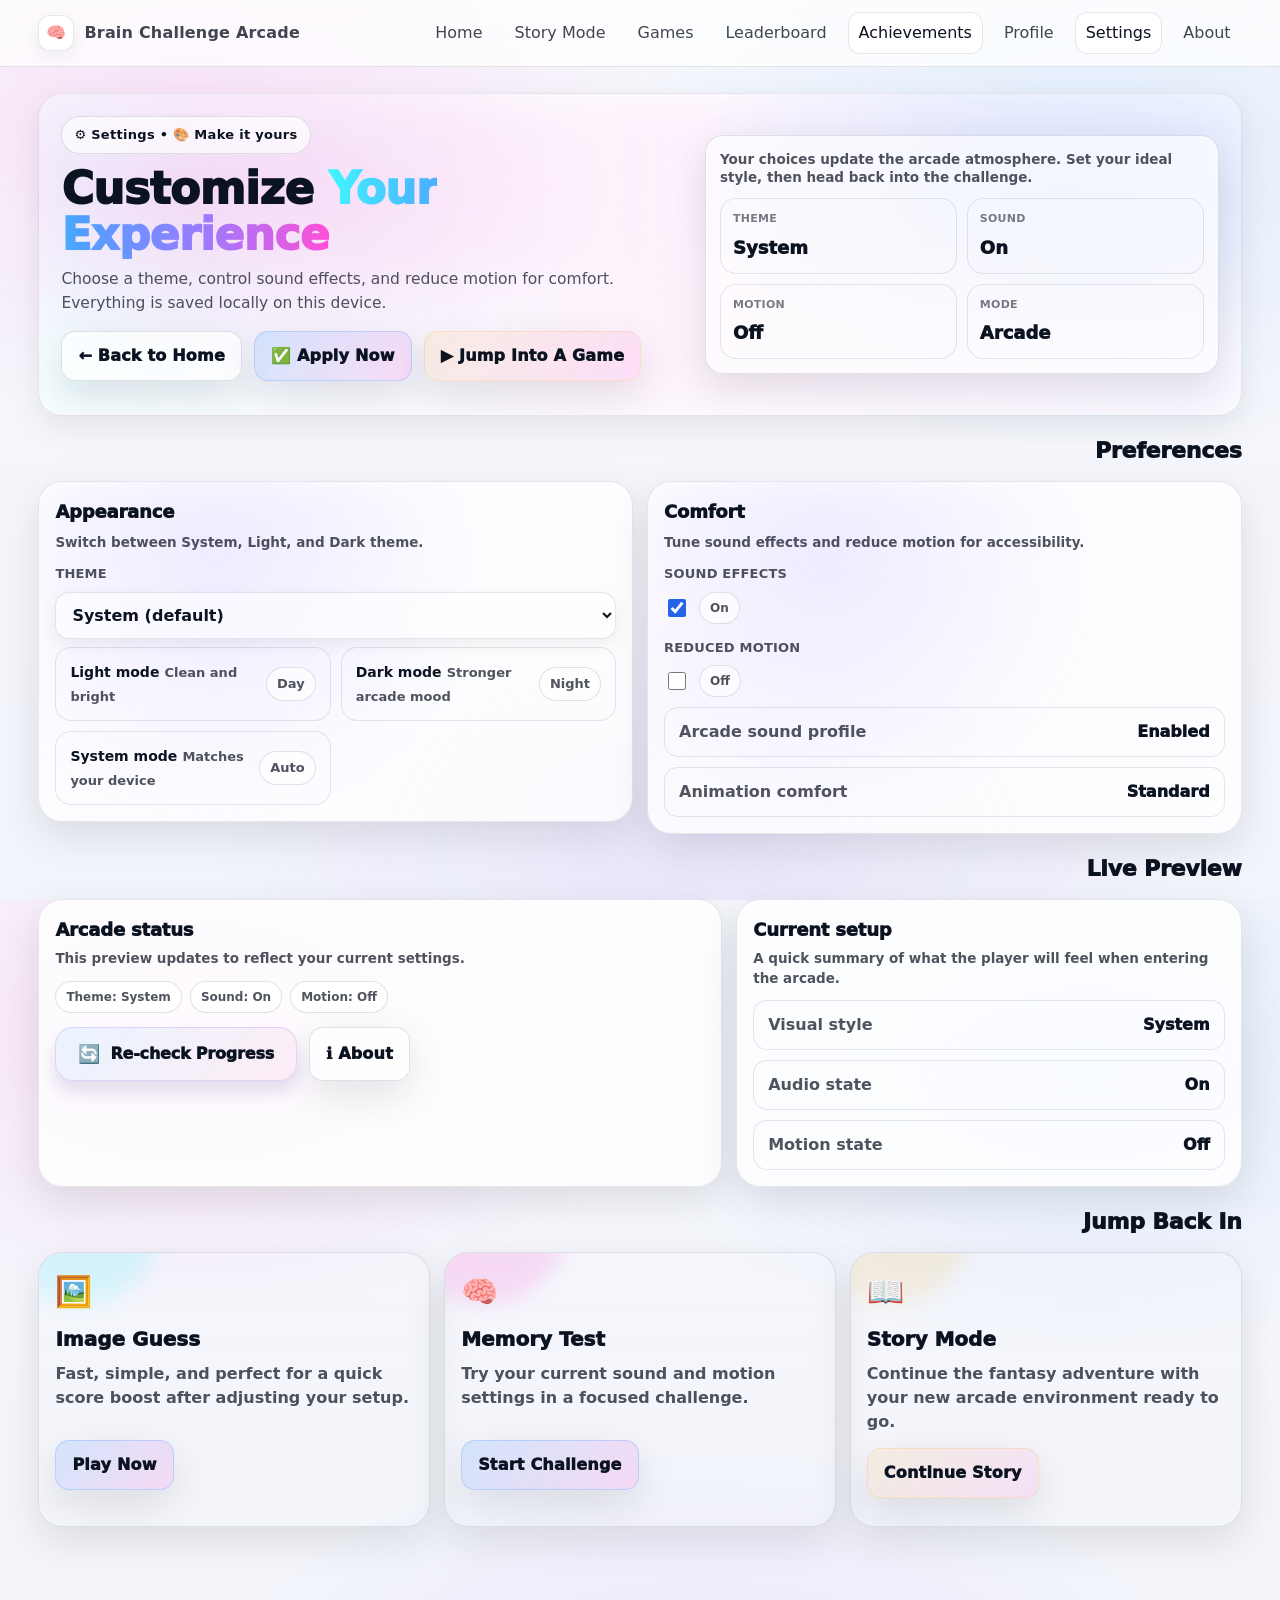
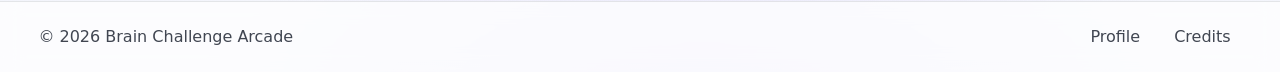
<file: settings.html>
<!DOCTYPE html>
<html lang="en">
<!-- =========================================================
     Brain Challenge Arcade - settings.html

     
     ✅ Arcade-style polished settings page
     ✅ Theme flash prevention
     ✅ Sound default = On
     ✅ Reduced motion support
     ✅ Live settings status panel
     ✅ Reset settings uses custom arcade modal
     ✅ Quick launch section to encourage gameplay
========================================================= -->

<script>
    (function() {
        function getTheme() {
            try {
                return localStorage.getItem("bca_theme") || "system";
            } catch (e) {
                return "system";
            }
        }

        function systemPrefersDark() {
            return window.matchMedia &&
                window.matchMedia("(prefers-color-scheme: dark)").matches;
        }

        var theme = getTheme();
        var root = document.documentElement;

        root.classList.remove("theme-light", "theme-dark");

        if (theme === "dark") root.classList.add("theme-dark");
        else if (theme === "light") root.classList.add("theme-light");
        else root.classList.add(systemPrefersDark() ? "theme-dark" : "theme-light");
    })();
</script>

<head>
    <meta charset="UTF-8" />
    <meta name="viewport" content="width=device-width, initial-scale=1" />
    <title>Settings • Brain Challenge Arcade</title>
    <meta name="description" content="Customize theme, sound, motion, and player comfort settings for Brain Challenge Arcade." />

    <link rel="stylesheet" href="css/style.css" />
    <link rel="stylesheet" href="css/components.css" />
    <link rel="stylesheet" href="css/games.css" />

    <style>
         :root {
            --r-xl: 24px;
            --r-lg: 18px;
            --r-md: 14px;
            --shadow: 0 22px 70px rgba(0, 0, 0, .12);
            --shadow2: 0 14px 40px rgba(0, 0, 0, .10);
            --focus: rgba(64, 246, 255, .55);
            --blue: #4ea1ff;
            --violet: #9b7bff;
            --pink: #ff4fd8;
            --cyan: #40f6ff;
            --green: #35d39a;
            --amber: #f5c15d;
            --danger: #ff6464;
        }
        
        html.theme-light {
            --bg0: #f7f8fc;
            --bg1: #f2f4fb;
            --ink: #0b1220;
            --muted: rgba(11, 18, 32, .72);
            --muted2: rgba(11, 18, 32, .55);
            --card: rgba(255, 255, 255, .82);
            --card2: rgba(255, 255, 255, .66);
            --border: rgba(15, 23, 42, .10);
            --border2: rgba(15, 23, 42, .12);
            --navbg: rgba(255, 255, 255, .72);
            --navtext: rgba(11, 18, 32, .78);
            --navtextActive: rgba(11, 18, 32, 1);
        }
        
        html.theme-dark {
            --bg0: #070914;
            --bg1: #0b1028;
            --ink: #eaf0ff;
            --muted: rgba(234, 240, 255, .75);
            --muted2: rgba(234, 240, 255, .55);
            --card: rgba(255, 255, 255, .06);
            --card2: rgba(0, 0, 0, .22);
            --border: rgba(255, 255, 255, .12);
            --border2: rgba(255, 255, 255, .14);
            --navbg: rgba(0, 0, 0, .35);
            --navtext: rgba(234, 240, 255, .88);
            --navtextActive: rgba(234, 240, 255, 1);
        }
        
        * {
            box-sizing: border-box;
        }
        
        body {
            color: var(--ink);
            overflow-x: hidden;
            background: radial-gradient(900px 520px at 15% 15%, rgba(255, 79, 216, .14), transparent 55%), radial-gradient(900px 520px at 85% 18%, rgba(78, 161, 255, .14), transparent 55%), radial-gradient(900px 520px at 55% 92%, rgba(155, 123, 255, .12), transparent 55%), linear-gradient(180deg, var(--bg0), var(--bg1));
        }
        
        .page {
            padding-top: 26px;
            padding-bottom: 56px;
        }
        
        a:focus-visible,
        button:focus-visible,
        input:focus-visible,
        select:focus-visible {
            outline: 3px solid var(--focus);
            outline-offset: 3px;
            border-radius: 12px;
        }
        
        .navbar {
            background: var(--navbg) !important;
            border-bottom: 1px solid var(--border);
            backdrop-filter: blur(12px);
        }
        
        .nav-link,
        .brand-text {
            color: var(--navtext) !important;
        }
        
        .nav-link.nav-active {
            color: var(--navtextActive) !important;
        }
        
        .arcade-hero {
            border-radius: var(--r-xl);
            background: radial-gradient(650px 300px at 15% 30%, rgba(255, 79, 216, .18), transparent 60%), radial-gradient(650px 300px at 85% 30%, rgba(78, 161, 255, .18), transparent 60%), var(--card);
            border: 1px solid var(--border);
            box-shadow: var(--shadow);
            padding: 22px;
            overflow: hidden;
            position: relative;
        }
        
        .arcade-hero::after {
            content: "";
            position: absolute;
            inset: -2px;
            background: linear-gradient(90deg, rgba(64, 246, 255, .14), rgba(255, 79, 216, .12), rgba(155, 123, 255, .12));
            filter: blur(22px);
            opacity: .55;
            z-index: 0;
            pointer-events: none;
        }
        
        .hero-inner {
            position: relative;
            z-index: 1;
            display: grid;
            grid-template-columns: 1.1fr .9fr;
            gap: 16px;
            align-items: center;
        }
        
        .hero-kicker {
            display: inline-flex;
            gap: 10px;
            align-items: center;
            padding: 8px 12px;
            border-radius: 999px;
            background: var(--card2);
            border: 1px solid var(--border2);
            color: var(--navtextActive);
            font-weight: 850;
            letter-spacing: .3px;
            font-size: 13px;
        }
        
        .hero-title {
            margin: 12px 0 8px;
            font-size: clamp(28px, 3.5vw, 44px);
            line-height: 1.06;
            letter-spacing: -0.6px;
            font-weight: 950;
        }
        
        .hero-title .grad {
            background: linear-gradient(90deg, var(--cyan), var(--blue), var(--violet), var(--pink));
            -webkit-background-clip: text;
            background-clip: text;
            color: transparent;
        }
        
        .hero-sub {
            margin: 0;
            max-width: 70ch;
            color: var(--muted);
            font-size: 15.5px;
            line-height: 1.55;
        }
        
        .hero-actions {
            display: flex;
            flex-wrap: wrap;
            gap: 12px;
            margin-top: 16px;
        }
        
        .btn-arcade {
            display: inline-flex;
            align-items: center;
            justify-content: center;
            gap: 10px;
            padding: 12px 16px;
            border-radius: 14px;
            text-decoration: none;
            font-weight: 950;
            letter-spacing: .2px;
            border: 1px solid var(--border2);
            background: var(--card2);
            color: var(--ink);
            box-shadow: var(--shadow2);
            transition: transform .16s ease, filter .16s ease, box-shadow .16s ease;
            user-select: none;
            cursor: pointer;
        }
        
        .btn-arcade.primary {
            border: 1px solid rgba(78, 161, 255, .28);
            background: linear-gradient(135deg, rgba(78, 161, 255, .20), rgba(255, 79, 216, .16));
        }
        
        .btn-arcade.gold {
            border: 1px solid rgba(245, 193, 93, .28);
            background: linear-gradient(135deg, rgba(245, 193, 93, .16), rgba(255, 79, 216, .12));
        }
        
        .btn-arcade.danger {
            border: 1px solid rgba(255, 100, 100, .32);
            background: rgba(255, 100, 100, .12);
        }
        
        .btn-arcade:hover {
            transform: translateY(-2px);
            filter: brightness(1.03);
        }
        
        .btn-arcade:active {
            transform: translateY(0) scale(.99);
        }
        
        .hero-box {
            background: var(--card2);
            border: 1px solid var(--border2);
            border-radius: var(--r-lg);
            padding: 14px;
            box-shadow: var(--shadow2);
        }
        
        .hero-box .small {
            color: var(--muted);
            font-weight: 700;
            font-size: 13.5px;
            line-height: 1.35;
        }
        
        .hero-status-grid {
            margin-top: 12px;
            display: grid;
            grid-template-columns: repeat(2, minmax(0, 1fr));
            gap: 10px;
        }
        
        .hero-stat {
            border-radius: 16px;
            padding: 12px;
            background: rgba(255, 255, 255, .04);
            border: 1px solid var(--border);
        }
        
        .hero-stat-label {
            display: block;
            font-size: 11px;
            font-weight: 900;
            text-transform: uppercase;
            letter-spacing: .25px;
            color: var(--muted2);
        }
        
        .hero-stat-value {
            display: block;
            margin-top: 6px;
            font-size: 18px;
            font-weight: 950;
            color: var(--ink);
        }
        
        .section-head {
            margin-top: 18px;
            display: flex;
            align-items: end;
            justify-content: space-between;
            gap: 12px;
        }
        
        .section-head h2 {
            margin: 0;
            font-size: 22px;
            font-weight: 950;
            letter-spacing: -0.2px;
        }
        
        .section-head p {
            margin: 0;
            color: var(--muted2);
            font-weight: 650;
        }
        
        .settings-grid {
            margin-top: 14px;
            display: grid;
            grid-template-columns: repeat(2, minmax(0, 1fr));
            gap: 14px;
            align-items: start;
        }
        
        .tile-card {
            border-radius: var(--r-xl);
            padding: 16px;
            background: var(--card);
            border: 1px solid var(--border);
            box-shadow: var(--shadow2);
            overflow: hidden;
            position: relative;
        }
        
        .tile-card::before {
            content: "";
            position: absolute;
            inset: -2px;
            opacity: .22;
            filter: blur(18px);
            z-index: 0;
            pointer-events: none;
            background: radial-gradient(circle at 30% 20%, rgba(155, 123, 255, .65), transparent 55%);
        }
        
        .tile-card>* {
            position: relative;
            z-index: 1;
        }
        
        .tile-title {
            margin: 0 0 8px;
            font-size: 18px;
            font-weight: 950;
            letter-spacing: -0.2px;
        }
        
        .tile-desc {
            margin: 0 0 12px;
            color: var(--muted);
            font-weight: 650;
            line-height: 1.45;
            font-size: 13.5px;
        }
        
        .input {
            width: 100%;
            border-radius: 14px;
            border: 1px solid var(--border);
            background: rgba(255, 255, 255, .55);
            color: var(--ink);
            padding: 12px 12px;
            outline: none;
            font-weight: 800;
        }
        
        html.theme-dark .input {
            background: rgba(0, 0, 0, .22);
            border: 1px solid var(--border2);
        }
        
        .input-label {
            display: block;
            font-weight: 850;
            letter-spacing: .2px;
            margin-bottom: 8px;
            color: var(--muted);
            font-size: 13px;
            text-transform: uppercase;
        }
        
        .toggle-row {
            display: flex;
            align-items: center;
            gap: 10px;
            margin-top: 8px;
        }
        
        .toggle-row input[type="checkbox"] {
            width: 18px;
            height: 18px;
            accent-color: #2563eb;
        }
        
        .choice-grid {
            display: grid;
            gap: 10px;
            margin-top: 8px;
        }
        
        .quick-choice {
            display: flex;
            align-items: center;
            justify-content: space-between;
            gap: 10px;
            padding: 12px 14px;
            border-radius: 16px;
            background: rgba(255, 255, 255, .04);
            border: 1px solid var(--border);
        }
        
        .quick-choice strong {
            font-size: 14px;
            font-weight: 900;
        }
        
        .quick-choice span {
            color: var(--muted);
            font-size: 13px;
            font-weight: 700;
        }
        
        .preview-grid {
            margin-top: 14px;
            display: grid;
            grid-template-columns: 1.15fr .85fr;
            gap: 14px;
        }
        
        .mini-card {
            border-radius: var(--r-xl);
            background: var(--card);
            border: 1px solid var(--border);
            box-shadow: var(--shadow2);
            padding: 16px;
        }
        
        .hud {
            display: flex;
            flex-wrap: wrap;
            gap: 8px;
            margin-top: 10px;
        }
        
        .badge {
            display: inline-flex;
            align-items: center;
            gap: 6px;
            padding: 6px 10px;
            border-radius: 999px;
            background: var(--card2);
            border: 1px solid var(--border2);
            color: var(--muted);
            font-weight: 850;
            font-size: 12px;
        }
        
        .setting-summary {
            display: grid;
            gap: 10px;
            margin-top: 10px;
        }
        
        .setting-line {
            display: grid;
            grid-template-columns: 1fr auto;
            gap: 10px;
            align-items: center;
            padding: 12px 14px;
            border-radius: 14px;
            background: rgba(255, 255, 255, .04);
            border: 1px solid var(--border);
        }
        
        .setting-line-name {
            color: var(--muted);
            font-weight: 800;
        }
        
        .setting-line-value {
            font-weight: 950;
            color: var(--ink);
        }
        
        .launch-grid {
            margin-top: 14px;
            display: grid;
            grid-template-columns: repeat(3, minmax(0, 1fr));
            gap: 14px;
        }
        
        .launch-card {
            position: relative;
            overflow: hidden;
            border-radius: var(--r-xl);
            padding: 16px;
            border: 1px solid var(--border);
            background: linear-gradient(180deg, rgba(255, 255, 255, .06), rgba(255, 255, 255, .03));
            box-shadow: var(--shadow2);
        }
        
        .launch-card::before {
            content: "";
            position: absolute;
            inset: -40% auto auto -10%;
            width: 160px;
            height: 160px;
            border-radius: 50%;
            filter: blur(10px);
            opacity: .26;
        }
        
        .launch-card.l1::before {
            background: rgba(64, 246, 255, .65);
        }
        
        .launch-card.l2::before {
            background: rgba(255, 79, 216, .65);
        }
        
        .launch-card.l3::before {
            background: rgba(245, 193, 93, .65);
        }
        
        .launch-card>* {
            position: relative;
            z-index: 1;
        }
        
        .launch-icon {
            font-size: 30px;
            margin-bottom: 10px;
        }
        
        .launch-card h3 {
            margin: 0 0 8px;
            font-size: 20px;
            font-weight: 950;
        }
        
        .launch-card p {
            margin: 0;
            color: var(--muted);
            font-weight: 650;
            line-height: 1.5;
            min-height: 64px;
        }
        
        .hidden {
            display: none !important;
        }
        
        .footer {
            background: var(--navbg);
            border-top: 1px solid var(--border);
        }
        
        .footer .muted,
        .footer a {
            color: var(--navtext) !important;
        }
        
        .reset-state-btn {
            position: relative;
            display: inline-flex;
            align-items: center;
            justify-content: center;
            gap: 10px;
            min-width: 220px;
            padding: 14px 22px;
            border-radius: 18px;
            border: 1px solid rgba(126, 103, 255, 0.26);
            background: linear-gradient(135deg, rgba(78, 161, 255, 0.16), rgba(255, 79, 216, 0.14)), rgba(0, 0, 0, 0.18);
            color: var(--ink);
            box-shadow: 0 14px 30px rgba(107, 86, 255, 0.14), 0 10px 18px rgba(0, 0, 0, 0.18);
            cursor: pointer;
            overflow: hidden;
            transition: transform .18s ease, box-shadow .18s ease, filter .18s ease, border-color .18s ease, opacity .18s ease;
        }
        
        .reset-state-btn:hover {
            transform: translateY(-2px);
            filter: brightness(1.04);
            border-color: rgba(126, 103, 255, 0.38);
        }
        
        .reset-state-btn:active {
            transform: translateY(0) scale(.985);
        }
        
        .reset-state-btn.is-checking {
            border-color: rgba(245, 193, 93, 0.38);
            background: linear-gradient(135deg, rgba(245, 193, 93, 0.18), rgba(255, 79, 216, 0.10)), rgba(0, 0, 0, 0.20);
            box-shadow: 0 14px 30px rgba(245, 193, 93, 0.16), 0 10px 18px rgba(0, 0, 0, 0.18);
        }
        
        .reset-state-btn.is-done {
            border-color: rgba(53, 211, 154, 0.34);
            background: linear-gradient(135deg, rgba(53, 211, 154, 0.20), rgba(78, 161, 255, 0.12)), rgba(0, 0, 0, 0.20);
            box-shadow: 0 14px 30px rgba(53, 211, 154, 0.16), 0 10px 18px rgba(0, 0, 0, 0.18);
        }
        
        .reset-state-btn[disabled] {
            cursor: default;
        }
        
        .reset-state-icon,
        .reset-state-label {
            position: relative;
            z-index: 1;
        }
        
        .reset-state-icon {
            font-size: 18px;
            line-height: 1;
        }
        
        .reset-state-label {
            font-weight: 950;
            letter-spacing: -0.2px;
            font-size: 16px;
        }
        
        html.theme-light .reset-state-btn {
            background: linear-gradient(135deg, rgba(78, 161, 255, 0.12), rgba(236, 72, 153, 0.10)), rgba(255, 255, 255, 0.88);
            border-color: rgba(124, 58, 237, 0.16);
            box-shadow: 0 14px 26px rgba(124, 58, 237, 0.08), 0 10px 16px rgba(15, 23, 42, 0.08);
        }
        
        html.theme-light .reset-state-btn.is-checking {
            border-color: rgba(245, 158, 11, 0.24);
            background: linear-gradient(135deg, rgba(245, 158, 11, 0.14), rgba(236, 72, 153, 0.08)), rgba(255, 255, 255, 0.92);
        }
        
        html.theme-light .reset-state-btn.is-done {
            border-color: rgba(16, 185, 129, 0.24);
            background: linear-gradient(135deg, rgba(16, 185, 129, 0.14), rgba(59, 130, 246, 0.08)), rgba(255, 255, 255, 0.92);
        }
        
        .arcade-modal.hidden {
            display: none;
        }
        
        .arcade-modal {
            position: fixed;
            inset: 0;
            z-index: 9999;
        }
        
        .arcade-modal-backdrop {
            position: absolute;
            inset: 0;
            background: rgba(4, 8, 20, .62);
            backdrop-filter: blur(8px);
        }
        
        .arcade-modal-card {
            position: relative;
            width: min(92vw, 560px);
            margin: 8vh auto 0;
            padding: 24px;
            border-radius: 24px;
            background: radial-gradient(500px 220px at 18% 18%, rgba(255, 79, 216, .18), transparent 60%), radial-gradient(500px 220px at 82% 20%, rgba(78, 161, 255, .18), transparent 60%), linear-gradient(180deg, rgba(12, 18, 40, .96), rgba(7, 11, 28, .98));
            border: 1px solid rgba(255, 255, 255, .14);
            box-shadow: 0 30px 90px rgba(0, 0, 0, .48);
            color: var(--ink);
            overflow: hidden;
        }
        
        html.theme-light .arcade-modal-card {
            background: radial-gradient(500px 220px at 18% 18%, rgba(236, 72, 153, .12), transparent 60%), radial-gradient(500px 220px at 82% 20%, rgba(59, 130, 246, .12), transparent 60%), linear-gradient(180deg, rgba(255, 255, 255, .98), rgba(245, 247, 255, .98));
            border: 1px solid rgba(0, 0, 0, .08);
            box-shadow: 0 24px 70px rgba(0, 0, 0, .14);
        }
        
        .arcade-modal-close {
            position: absolute;
            top: 14px;
            right: 14px;
            width: 42px;
            height: 42px;
            border-radius: 12px;
            border: 1px solid var(--border);
            background: rgba(255, 255, 255, .06);
            color: var(--ink);
            font-size: 18px;
            font-weight: 900;
            cursor: pointer;
            transition: transform .16s ease, filter .16s ease;
        }
        
        html.theme-light .arcade-modal-close {
            background: rgba(17, 24, 39, .04);
        }
        
        .arcade-modal-close:hover {
            transform: translateY(-1px);
            filter: brightness(1.05);
        }
        
        .arcade-modal-badge {
            display: inline-flex;
            align-items: center;
            gap: 8px;
            padding: 8px 12px;
            border-radius: 999px;
            font-size: 12px;
            font-weight: 900;
            letter-spacing: .3px;
            background: rgba(255, 255, 255, .06);
            border: 1px solid var(--border);
            color: var(--muted);
        }
        
        .arcade-modal-title {
            margin: 14px 0 8px;
            font-size: clamp(26px, 3vw, 34px);
            line-height: 1.05;
            font-weight: 950;
            letter-spacing: -.5px;
        }
        
        .arcade-modal-desc {
            margin: 0;
            color: var(--muted);
            line-height: 1.6;
            font-size: 15px;
            max-width: 48ch;
        }
        
        .reset-benefits {
            margin-top: 16px;
            display: grid;
            gap: 10px;
        }
        
        .reset-benefit {
            padding: 11px 13px;
            border-radius: 14px;
            background: rgba(255, 255, 255, .04);
            border: 1px solid rgba(255, 255, 255, .08);
            color: var(--muted);
            font-weight: 800;
            line-height: 1.4;
        }
        
        html.theme-light .reset-benefit {
            background: rgba(17, 24, 39, .03);
            border: 1px solid rgba(0, 0, 0, .06);
        }
        
        .arcade-modal-actions {
            margin-top: 18px;
            display: grid;
            grid-template-columns: 1fr 1fr 1fr;
            gap: 10px;
        }
        
        .arcade-modal-actions .btn-arcade {
            width: 100%;
            min-height: 50px;
        }
        
        @media (max-width: 980px) {
            .hero-inner,
            .settings-grid,
            .preview-grid,
            .launch-grid {
                grid-template-columns: 1fr;
            }
        }
        
        @media (max-width: 720px) {
            .arcade-modal-card {
                width: min(94vw, 560px);
                margin-top: 5vh;
                padding: 20px;
            }
            .arcade-modal-actions {
                grid-template-columns: 1fr;
            }
        }
        
        @media (max-width: 640px) {
            .reset-state-btn,
            .btn-arcade {
                width: 100%;
                min-width: 0;
            }
            .hero-actions {
                flex-direction: column;
            }
            .hero-status-grid {
                grid-template-columns: 1fr;
            }
        }
    </style>
</head>

<body>
    <a class="skip-link" href="#main">Skip to content</a>

    <header class="navbar" role="banner">
        <div class="container navbar-inner">
            <a class="brand" href="index.html" aria-label="Brain Challenge Arcade Home">
                <span class="brand-mark" aria-hidden="true">🧠</span>
                <span class="brand-text">Brain Challenge Arcade</span>
            </a>

            <nav class="nav" aria-label="Primary">
                <a class="nav-link" href="index.html">Home</a>
                <a class="nav-link" href="story.html">Story Mode</a>
                <a class="nav-link" href="games.html">Games</a>
                <a class="nav-link" href="leaderboard.html">Leaderboard</a>
                <a class="nav-link nav-active" href="achievements.html" aria-current="page">Achievements</a>
                <a class="nav-link" href="profile.html">Profile</a>
                <a class="nav-link" href="settings.html">Settings</a>
                <a class="nav-link" href="about.html">About</a>
            </nav>

            <button class="icon-btn nav-toggle" type="button" aria-label="Open menu" aria-expanded="false" aria-controls="mobileMenu">☰</button>
        </div>

        <div class="mobile-menu hidden" id="mobileMenu">
            <div class="container mobile-menu-inner">
                <a class="nav-link" href="index.html">Home</a>
                <a class="nav-link" href="story.html">Story Mode</a>
                <a class="nav-link" href="games.html">Games</a>
                <a class="nav-link" href="leaderboard.html">Leaderboard</a>
                <a class="nav-link" href="achievements.html">Achievements</a>
                <a class="nav-link" href="profile.html">Profile</a>
                <a class="nav-link nav-active" href="settings.html">Settings</a>
                <a class="nav-link" href="about.html">About</a>
            </div>
        </div>
    </header>

    <main id="main" class="container page">
        <section class="arcade-hero" aria-labelledby="heroTitle">
            <div class="hero-inner">
                <div>
                    <div class="hero-kicker">⚙️ Settings • 🎨 Make it yours</div>
                    <h1 id="heroTitle" class="hero-title">
                        Customize <span class="grad">Your Experience</span>
                    </h1>
                    <p class="hero-sub">
                        Choose a theme, control sound effects, and reduce motion for comfort. Everything is saved locally on this device.
                    </p>

                    <div class="hero-actions">
                        <a class="btn-arcade" href="index.html">← Back to Home</a>
                        <button class="btn-arcade primary" id="btnApply" type="button">✅ Apply Now</button>
                        <a class="btn-arcade gold" href="index.html#games">▶ Jump Into A Game</a>
                    </div>
                </div>

                <aside class="hero-box" aria-label="Quick info">
                    <div class="small">
                        Your choices update the arcade atmosphere. Set your ideal style, then head back into the challenge.
                    </div>

                    <div class="hero-status-grid" aria-label="Settings status">
                        <div class="hero-stat">
                            <span class="hero-stat-label">Theme</span>
                            <span class="hero-stat-value" id="heroThemeValue">System</span>
                        </div>
                        <div class="hero-stat">
                            <span class="hero-stat-label">Sound</span>
                            <span class="hero-stat-value" id="heroSoundValue">On</span>
                        </div>
                        <div class="hero-stat">
                            <span class="hero-stat-label">Motion</span>
                            <span class="hero-stat-value" id="heroMotionValue">Off</span>
                        </div>
                        <div class="hero-stat">
                            <span class="hero-stat-label">Mode</span>
                            <span class="hero-stat-value" id="heroModeValue">Arcade</span>
                        </div>
                    </div>
                </aside>
            </div>
        </section>

        <section class="section" aria-label="Site settings">
            <div class="section-head">
                <h2>Preferences</h2>
            </div>

            <div class="settings-grid">
                <article class="tile-card" aria-label="Appearance">
                    <h3 class="tile-title">Appearance</h3>
                    <p class="tile-desc">Switch between System, Light, and Dark theme.</p>

                    <label class="input-label" for="themeSelect">Theme</label>
                    <select class="input" id="themeSelect" aria-label="Theme selection">
                        <option value="system">System (default)</option>
                        <option value="light">Light</option>
                        <option value="dark">Dark</option>
                    </select>

                    <div class="choice-grid" aria-label="Appearance ideas">
                        <div class="quick-choice">
                            <div>
                                <strong>Light mode</strong>
                                <span>Clean and bright</span>
                            </div>
                            <span class="badge">Day</span>
                        </div>

                        <div class="quick-choice">
                            <div>
                                <strong>Dark mode</strong>
                                <span>Stronger arcade mood</span>
                            </div>
                            <span class="badge">Night</span>
                        </div>

                        <div class="quick-choice">
                            <div>
                                <strong>System mode</strong>
                                <span>Matches your device</span>
                            </div>
                            <span class="badge">Auto</span>
                        </div>
                    </div>
                </article>

                <article class="tile-card" aria-label="Comfort">
                    <h3 class="tile-title">Comfort</h3>
                    <p class="tile-desc">Tune sound effects and reduce motion for accessibility.</p>

                    <div class="setting-item">
                        <label class="input-label" for="soundToggle">Sound effects</label>
                        <div class="toggle-row">
                            <input id="soundToggle" type="checkbox" />
                            <span class="badge" id="soundLabel">On</span>
                        </div>
                    </div>

                    <div class="setting-item" style="margin-top: 14px;">
                        <label class="input-label" for="motionToggle">Reduced motion</label>
                        <div class="toggle-row">
                            <input id="motionToggle" type="checkbox" />
                            <span class="badge" id="motionLabel">Off</span>
                        </div>
                    </div>

                    <div class="setting-summary" aria-label="Comfort summary">
                        <div class="setting-line">
                            <span class="setting-line-name">Arcade sound profile</span>
                            <span class="setting-line-value" id="comfortSoundValue">Enabled</span>
                        </div>
                        <div class="setting-line">
                            <span class="setting-line-name">Animation comfort</span>
                            <span class="setting-line-value" id="comfortMotionValue">Standard</span>
                        </div>
                    </div>
                </article>
            </div>
        </section>

        <section class="section" aria-label="Preview">
            <div class="section-head">
                <h2>Live Preview</h2>
            </div>

            <div class="preview-grid">
                <div class="mini-card">
                    <h3 class="tile-title" style="margin-bottom:6px;">Arcade status</h3>
                    <p class="tile-desc">This preview updates to reflect your current settings.</p>

                    <div class="hud" aria-label="Status badges">
                        <span class="badge" id="previewThemeBadge">Theme: System</span>
                        <span class="badge" id="previewSoundBadge">Sound: On</span>
                        <span class="badge" id="previewMotionBadge">Motion: Off</span>
                    </div>

                    <div class="hero-actions" style="margin-top: 14px;">
                        <button class="reset-state-btn" id="btnResetSettings" type="button" aria-label="Reset settings to default">
                            <span class="reset-state-icon" id="resetBtnIcon" aria-hidden="true">🔄</span>
                            <span class="reset-state-label" id="resetBtnLabel">Re-check Progress</span>
                        </button>

                        <a class="btn-arcade" href="about.html">ℹ️ About</a>
                    </div>
                </div>

                <div class="mini-card">
                    <h3 class="tile-title" style="margin-bottom:6px;">Current setup</h3>
                    <p class="tile-desc">A quick summary of what the player will feel when entering the arcade.</p>

                    <div class="setting-summary" aria-label="Current setup summary">
                        <div class="setting-line">
                            <span class="setting-line-name">Visual style</span>
                            <span class="setting-line-value" id="summaryThemeText">System</span>
                        </div>
                        <div class="setting-line">
                            <span class="setting-line-name">Audio state</span>
                            <span class="setting-line-value" id="summarySoundText">On</span>
                        </div>
                        <div class="setting-line">
                            <span class="setting-line-name">Motion state</span>
                            <span class="setting-line-value" id="summaryMotionText">Off</span>
                        </div>
                    </div>
                </div>
            </div>

            <p class="tile-desc hidden" id="msg" style="margin-top: 12px;"></p>
        </section>

        <section class="section" aria-label="Quick launch">
            <div class="section-head">
                <h2>Jump Back In</h2>
            </div>

            <div class="launch-grid">
                <article class="launch-card l1">
                    <div class="launch-icon" aria-hidden="true">🖼️</div>
                    <h3>Image Guess</h3>
                    <p>Fast, simple, and perfect for a quick score boost after adjusting your setup.</p>
                    <div class="hero-actions" style="margin-top:14px;">
                        <a class="btn-arcade primary" href="games/image-guess/index.html">Play Now</a>
                    </div>
                </article>

                <article class="launch-card l2">
                    <div class="launch-icon" aria-hidden="true">🧠</div>
                    <h3>Memory Test</h3>
                    <p>Try your current sound and motion settings in a focused challenge.</p>
                    <div class="hero-actions" style="margin-top:14px;">
                        <a class="btn-arcade primary" href="games/memory-test/index.html">Start Challenge</a>
                    </div>
                </article>

                <article class="launch-card l3">
                    <div class="launch-icon" aria-hidden="true">📖</div>
                    <h3>Story Mode</h3>
                    <p>Continue the fantasy adventure with your new arcade environment ready to go.</p>
                    <div class="hero-actions" style="margin-top:14px;">
                        <a class="btn-arcade gold" href="story.html">Continue Story</a>
                    </div>
                </article>
            </div>
        </section>
    </main>

    <div class="arcade-modal hidden" id="resetSettingsModal" aria-hidden="true">
        <div class="arcade-modal-backdrop" data-close-settings-modal></div>

        <div class="arcade-modal-card" role="dialog" aria-modal="true" aria-labelledby="settingsResetTitle" aria-describedby="settingsResetDesc">
            <button class="arcade-modal-close" id="btnCloseSettingsModal" type="button" aria-label="Close reset settings dialog">✕</button>

            <div class="arcade-modal-badge">Settings Action</div>

            <h3 id="settingsResetTitle" class="arcade-modal-title">Reset settings?</h3>
            <p id="settingsResetDesc" class="arcade-modal-desc">
                This will restore your arcade settings to the default setup: <strong>System theme</strong>, <strong>Sound On</strong>, and <strong>Reduced Motion Off</strong>.
            </p>

            <div class="reset-benefits">
                <div class="reset-benefit">✅ Theme returns to System</div>
                <div class="reset-benefit">✅ Sound returns to On</div>
                <div class="reset-benefit">✅ Motion returns to Off</div>
            </div>

            <div class="arcade-modal-actions">
                <button class="btn-arcade" id="btnCancelResetSettings" type="button">Keep My Setup</button>
                <button class="btn-arcade danger" id="btnConfirmResetSettings" type="button">Reset Settings</button>
                <a class="btn-arcade primary" id="btnResetSettingsAndPlay" href="index.html#games">Reset &amp; Play</a>
            </div>
        </div>
    </div>

    <footer class="footer" role="contentinfo">
        <div class="container footer-inner">
            <div class="muted">© <span id="year"></span> Brain Challenge Arcade</div>
            <div class="footer-links">
                <a href="profile.html">Profile</a>
                <a href="about.html">Credits</a>
            </div>
        </div>
    </footer>

    <script src="js/storage.js"></script>
    <script src="js/ui.js"></script>
    <script src="js/app.js"></script>

    <script>
        document.getElementById("year").textContent = new Date().getFullYear();

        (function() {
            const btn = document.querySelector(".nav-toggle");
            const menu = document.getElementById("mobileMenu");
            if (!btn || !menu) return;

            btn.addEventListener("click", function() {
                const isOpen = btn.getAttribute("aria-expanded") === "true";
                btn.setAttribute("aria-expanded", String(!isOpen));
                menu.classList.toggle("hidden", isOpen);
            });
        })();

        const $ = (id) => document.getElementById(id);

        function safeGet(key, fallback) {
            try {
                const value = localStorage.getItem(key);
                return value === null ? fallback : value;
            } catch (e) {
                return fallback;
            }
        }

        function safeSet(key, value) {
            try {
                localStorage.setItem(key, value);
            } catch (e) {}
        }

        function safeRemove(key) {
            try {
                localStorage.removeItem(key);
            } catch (e) {}
        }

        function showMsg(text) {
            const el = $("msg");
            if (!el) return;
            el.textContent = text;
            el.classList.remove("hidden");
        }

        function hideMsg() {
            const el = $("msg");
            if (!el) return;
            el.classList.add("hidden");
        }

        const KEYS = {
            theme: "bca_theme",
            sound: "bca_sound",
            reducedMotion: "bca_motion"
        };

        function systemPrefersDark() {
            return window.matchMedia &&
                window.matchMedia("(prefers-color-scheme: dark)").matches;
        }

        function applyTheme(theme) {
            const root = document.documentElement;
            root.classList.remove("theme-light", "theme-dark");

            if (theme === "dark") {
                root.classList.add("theme-dark");
            } else if (theme === "light") {
                root.classList.add("theme-light");
            } else {
                root.classList.add(systemPrefersDark() ? "theme-dark" : "theme-light");
            }
        }

        function applyMotion(reduced) {
            document.documentElement.setAttribute("data-reduced-motion", reduced ? "true" : "false");
        }

        function applySound(enabled) {
            document.documentElement.setAttribute("data-sound", enabled ? "on" : "off");
        }

        function updateToggleLabels() {
            $("soundLabel").textContent = $("soundToggle").checked ? "On" : "Off";
            $("motionLabel").textContent = $("motionToggle").checked ? "On" : "Off";
        }

        function updateStatusUI() {
            const theme = $("themeSelect").value;
            const soundOn = $("soundToggle").checked;
            const motionOn = $("motionToggle").checked;

            const themeLabel = theme === "system" ? "System" : theme === "light" ? "Light" : "Dark";
            const soundLabel = soundOn ? "On" : "Off";
            const motionLabel = motionOn ? "On" : "Off";

            $("heroThemeValue").textContent = themeLabel;
            $("heroSoundValue").textContent = soundLabel;
            $("heroMotionValue").textContent = motionLabel;
            $("heroModeValue").textContent = soundOn ? "Arcade" : "Silent";

            $("previewThemeBadge").textContent = "Theme: " + themeLabel;
            $("previewSoundBadge").textContent = "Sound: " + soundLabel;
            $("previewMotionBadge").textContent = "Motion: " + motionLabel;

            $("summaryThemeText").textContent = themeLabel;
            $("summarySoundText").textContent = soundLabel;
            $("summaryMotionText").textContent = motionLabel;

            $("comfortSoundValue").textContent = soundOn ? "Enabled" : "Muted";
            $("comfortMotionValue").textContent = motionOn ? "Reduced" : "Standard";
        }

        function ensureDefaultSettings() {
            if (safeGet(KEYS.theme, null) === null) {
                safeSet(KEYS.theme, "system");
            }
            if (safeGet(KEYS.sound, null) === null) {
                safeSet(KEYS.sound, "on");
            }
            if (safeGet(KEYS.reducedMotion, null) === null) {
                safeSet(KEYS.reducedMotion, "off");
            }
        }

        function loadSettings() {
            ensureDefaultSettings();

            const theme = safeGet(KEYS.theme, "system");
            const sound = safeGet(KEYS.sound, "on");
            const motion = safeGet(KEYS.reducedMotion, "off");

            $("themeSelect").value =
                (theme === "system" || theme === "light" || theme === "dark") ?
                theme :
                "system";

            $("soundToggle").checked = (sound === "on");
            $("motionToggle").checked = (motion === "on");

            updateToggleLabels();

            applyTheme($("themeSelect").value);
            applySound($("soundToggle").checked);
            applyMotion($("motionToggle").checked);
            updateStatusUI();
        }

        function saveSettings() {
            const theme = $("themeSelect").value;
            const sound = $("soundToggle").checked ? "on" : "off";
            const motion = $("motionToggle").checked ? "on" : "off";

            safeSet(KEYS.theme, theme);
            safeSet(KEYS.sound, sound);
            safeSet(KEYS.reducedMotion, motion);

            applyTheme(theme);
            applySound(sound === "on");
            applyMotion(motion === "on");
            updateToggleLabels();
            updateStatusUI();

            showMsg("Settings saved and applied.");
            setTimeout(hideMsg, 1500);
        }

        function setResetButtonState(state) {
            const btn = $("btnResetSettings");
            const icon = $("resetBtnIcon");
            const label = $("resetBtnLabel");

            btn.classList.remove("is-checking", "is-done");

            if (state === "idle") {
                btn.disabled = false;
                icon.textContent = "🔄";
                label.textContent = "Re-check Progress";
                return;
            }

            if (state === "checking") {
                btn.disabled = true;
                btn.classList.add("is-checking");
                icon.textContent = "⏳";
                label.textContent = "Checking...";
                return;
            }

            if (state === "done") {
                btn.disabled = false;
                btn.classList.add("is-done");
                icon.textContent = "✅";
                label.textContent = "Updated";
            }
        }

        function openResetSettingsModal() {
            const modal = $("resetSettingsModal");
            modal.classList.remove("hidden");
            modal.setAttribute("aria-hidden", "false");
            document.body.style.overflow = "hidden";
        }

        function closeResetSettingsModal() {
            const modal = $("resetSettingsModal");
            modal.classList.add("hidden");
            modal.setAttribute("aria-hidden", "true");
            document.body.style.overflow = "";
        }

        function resetSettings(goPlay = false) {
            closeResetSettingsModal();
            setResetButtonState("checking");

            setTimeout(function() {
                safeRemove(KEYS.theme);
                safeRemove(KEYS.sound);
                safeRemove(KEYS.reducedMotion);

                loadSettings();
                showMsg("Settings reset.");
                setTimeout(hideMsg, 1500);

                setResetButtonState("done");

                setTimeout(function() {
                    setResetButtonState("idle");
                    if (goPlay) {
                        window.location.href = "index.html#games";
                    }
                }, 1200);
            }, 900);
        }

        $("btnApply").addEventListener("click", saveSettings);
        $("btnResetSettings").addEventListener("click", openResetSettingsModal);

        $("btnCancelResetSettings").addEventListener("click", closeResetSettingsModal);
        $("btnCloseSettingsModal").addEventListener("click", closeResetSettingsModal);
        $("btnConfirmResetSettings").addEventListener("click", function() {
            resetSettings(false);
        });
        $("btnResetSettingsAndPlay").addEventListener("click", function(e) {
            e.preventDefault();
            resetSettings(true);
        });

        document.querySelectorAll("[data-close-settings-modal]").forEach(function(el) {
            el.addEventListener("click", closeResetSettingsModal);
        });

        document.addEventListener("keydown", function(e) {
            if (e.key === "Escape") closeResetSettingsModal();
        });

        $("soundToggle").addEventListener("change", function() {
            const enabled = $("soundToggle").checked;
            safeSet(KEYS.sound, enabled ? "on" : "off");
            applySound(enabled);
            updateToggleLabels();
            updateStatusUI();
        });

        $("motionToggle").addEventListener("change", function() {
            const reduced = $("motionToggle").checked;
            safeSet(KEYS.reducedMotion, reduced ? "on" : "off");
            applyMotion(reduced);
            updateToggleLabels();
            updateStatusUI();
        });

        $("themeSelect").addEventListener("change", function() {
            const theme = $("themeSelect").value;
            safeSet(KEYS.theme, theme);
            applyTheme(theme);
            updateStatusUI();
        });

        loadSettings();
        setResetButtonState("idle");

        if (window.matchMedia) {
            const mq = window.matchMedia("(prefers-color-scheme: dark)");

            const handler = function() {
                const theme = safeGet(KEYS.theme, "system");
                if (theme === "system") {
                    applyTheme("system");
                    updateStatusUI();
                }
            };

            if (mq.addEventListener) {
                mq.addEventListener("change", handler);
            } else if (mq.addListener) {
                mq.addListener(handler);
            }
        }
    </script>
</body>

</html>
</file>
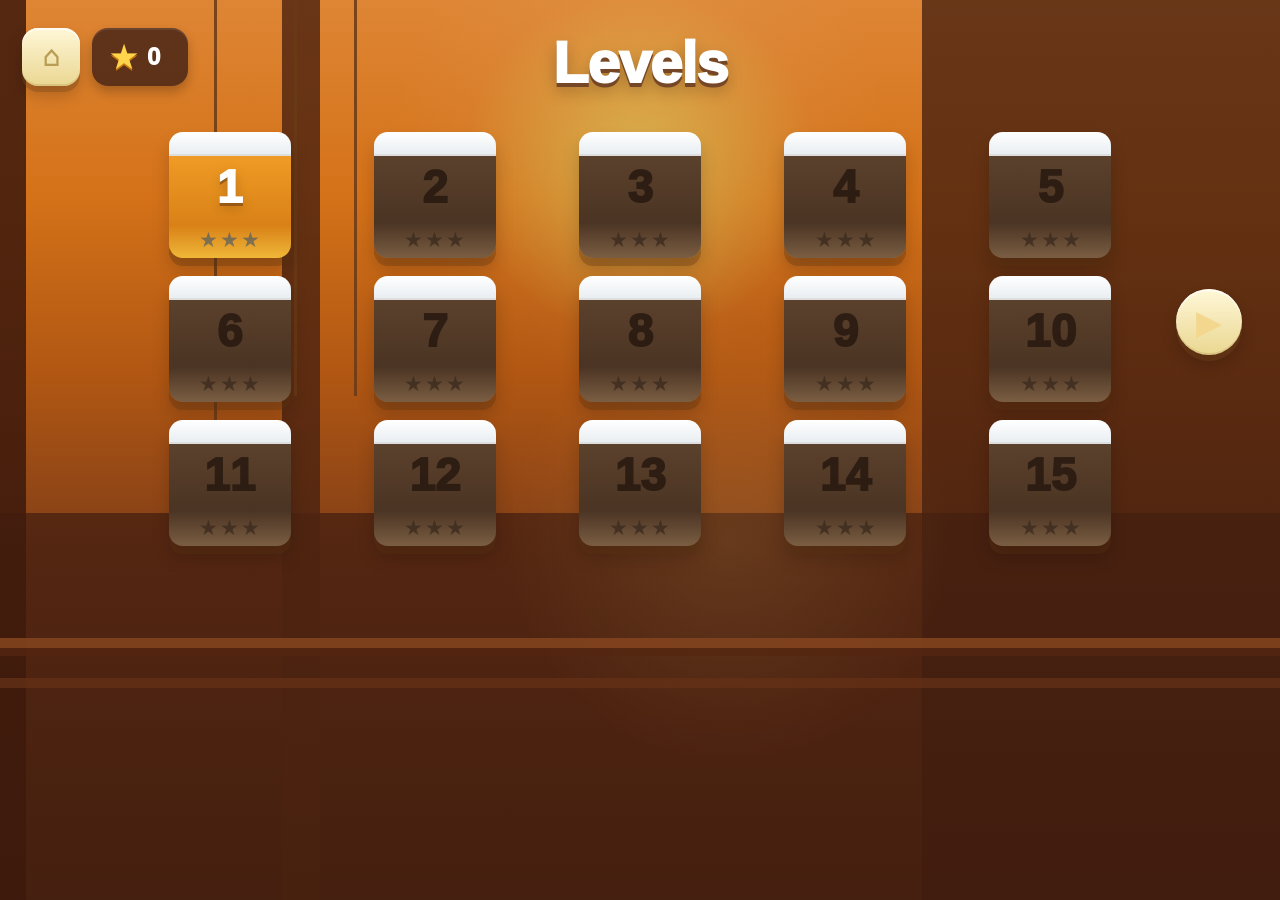
<file: games/card-matching/levels.html>
<!DOCTYPE html>
<html lang="en">

<head>
    <meta charset="UTF-8" />
    <meta name="viewport" content="width=device-width, initial-scale=1.0" />
    <title>Levels Map</title>
    <link rel="stylesheet" href="levels.css" />
</head>

<body>
    <main class="level-map-page">
        <div class="map-bg"></div>
        <div class="map-overlay"></div>

        <!-- Top bar -->
        <header class="top-bar">
            <div class="top-left">
                <button class="top-btn home-btn" id="btnHome" aria-label="Go home">⌂</button>

                <div class="star-counter" aria-label="Total stars">
                    <span class="star-icon">★</span>
                    <span id="totalStars">0</span>
                </div>
            </div>

            <h1 class="map-title">Levels</h1>

            <div class="top-right"></div>
        </header>

        <!-- Level grid -->
        <section class="levels-wrap">
            <div class="levels-grid" id="levelsGrid">
                <!-- JS injects levels -->
            </div>

            <button class="next-page-btn" id="btnNextPage" aria-label="Next page">▶</button>
        </section>
    </main>

    <script src="levels.js"></script>
</body>

</html>
</file>
<file: css/style.css>
/* =========================================================
   Brain Challenge Arcade - Global Styles (style.css)
   - Clean, modern, responsive, accessible
   - Works with the HTML files you already have
   - Theme: Light/Dark via html[data-theme="light|dark"]
   - Reduced motion via html[data-reduced-motion="true"]
   ========================================================= */


/* ---------- CSS Reset (safe minimal) ---------- */

*,
*::before,
*::after {
    box-sizing: border-box;
}

html,
body {
    height: 100%;
}

body {
    margin: 0;
    line-height: 1.5;
    -webkit-font-smoothing: antialiased;
    text-rendering: optimizeLegibility;
}


/* ✅ FULL-WIDTH HOME (no left/right empty space) */

.container {
    max-width: none !important;
    width: 100% !important;
    padding-left: 0 !important;
    padding-right: 0 !important;
}


/* keep nice padding so content doesn’t touch the edges */

.container.page,
.container.navbar-inner,
.container.footer-inner {
    padding-left: clamp(14px, 3vw, 40px) !important;
    padding-right: clamp(14px, 3vw, 40px) !important;
}

img,
picture,
video,
canvas,
svg {
    display: block;
    max-width: 100%;
}

input,
button,
textarea,
select {
    font: inherit;
}

button {
    cursor: pointer;
}

a {
    color: inherit;
    text-decoration: none;
}

:focus {
    outline: none;
}

:focus-visible {
    outline: 3px solid rgba(59, 130, 246, 0.8);
    outline-offset: 2px;
    border-radius: 10px;
}


/* ---------- Theme Tokens ---------- */


/* Default values (light-ish). We also set based on prefers-color-scheme below. */

:root {
    /* layout */
    --container: 1100px;
    --radius: 16px;
    --shadow: 0 10px 30px rgba(0, 0, 0, 0.08);
    --shadow-soft: 0 6px 18px rgba(0, 0, 0, 0.06);
    --border: rgba(0, 0, 0, 0.10);
    /* colors */
    --bg: #f6f7fb;
    --surface: #ffffff;
    --surface-2: #f0f2f8;
    --text: #0f172a;
    --muted: #475569;
    --primary: #2563eb;
    --primary-2: #1d4ed8;
    --danger: #dc2626;
    --danger-2: #b91c1c;
    /* misc */
    --link: #2563eb;
    --ring: rgba(37, 99, 235, 0.55);
}


/* Auto theme using system preference if settings pick "system" */

@media (prefers-color-scheme: dark) {
     :root {
        --bg: #0b1220;
        --surface: #0f1a30;
        --surface-2: #0c1529;
        --text: #e5e7eb;
        --muted: #a3a3a3;
        --border: rgba(255, 255, 255, 0.10);
        --shadow: 0 14px 40px rgba(0, 0, 0, 0.40);
        --shadow-soft: 0 8px 26px rgba(0, 0, 0, 0.32);
    }
}


/* Forced theme via Settings page */

html[data-theme="light"] {
    --bg: #f6f7fb;
    --surface: #ffffff;
    --surface-2: #f0f2f8;
    --text: #0f172a;
    --muted: #475569;
    --border: rgba(0, 0, 0, 0.10);
    --shadow: 0 10px 30px rgba(0, 0, 0, 0.08);
    --shadow-soft: 0 6px 18px rgba(0, 0, 0, 0.06);
}

html[data-theme="dark"] {
    --bg: #0b1220;
    --surface: #0f1a30;
    --surface-2: #0c1529;
    --text: #e5e7eb;
    --muted: #a3a3a3;
    --border: rgba(255, 255, 255, 0.10);
    --shadow: 0 14px 40px rgba(0, 0, 0, 0.40);
    --shadow-soft: 0 8px 26px rgba(0, 0, 0, 0.32);
}


/* Reduced motion */

html[data-reduced-motion="true"] * {
    animation: none !important;
    transition: none !important;
    scroll-behavior: auto !important;
}


/* ---------- Base Typography ---------- */

body {
    font-family: system-ui, -apple-system, Segoe UI, Roboto, Arial, sans-serif;
    background: var(--bg);
    color: var(--text);
}


/* ---------- Utilities ---------- */

.container {
    width: min(var(--container), calc(100% - 32px));
    margin: 0 auto;
}

.page {
    padding: 20px 0 40px;
}

.section {
    margin: 18px 0;
}

.hidden {
    display: none !important;
}

.center {
    display: grid;
    place-items: center;
}

.muted {
    color: var(--muted);
}

.title {
    font-size: clamp(1.4rem, 3vw, 2rem);
    margin: 0 0 8px;
}

.subtitle {
    font-size: 1.05rem;
    margin: 0 0 14px;
    color: var(--muted);
}

.section-head {
    display: flex;
    flex-direction: column;
    gap: 6px;
    margin-bottom: 10px;
}


/* ---------- Skip Link ---------- */

.skip-link {
    position: absolute;
    left: -999px;
    top: 10px;
    padding: 10px 12px;
    border-radius: 12px;
    background: var(--surface);
    box-shadow: var(--shadow);
    border: 1px solid var(--border);
    z-index: 9999;
}

.skip-link:focus {
    left: 12px;
}


/* ---------- Grid Layouts ---------- */

.grid {
    display: grid;
    gap: 14px;
}

.two-col {
    grid-template-columns: 1fr;
}

@media (min-width: 900px) {
    .two-col {
        grid-template-columns: 1fr 1fr;
    }
}


/* ---------- Navbar ---------- */

.navbar {
    position: sticky;
    top: 0;
    z-index: 50;
    background: rgba(255, 255, 255, 0.7);
    backdrop-filter: blur(12px);
    border-bottom: 1px solid var(--border);
}

html[data-theme="dark"] .navbar {
    background: rgba(15, 26, 48, 0.75);
}

.navbar-inner {
    display: flex;
    align-items: center;
    justify-content: space-between;
    padding: 12px 0;
    gap: 10px;
}

.brand {
    display: inline-flex;
    align-items: center;
    gap: 10px;
    font-weight: 800;
    letter-spacing: 0.2px;
}

.brand-mark {
    width: 36px;
    height: 36px;
    display: grid;
    place-items: center;
    border-radius: 12px;
    background: var(--surface);
    border: 1px solid var(--border);
    box-shadow: var(--shadow-soft);
}

.brand-text {
    font-size: 1rem;
}

.nav {
    display: none;
    align-items: center;
    gap: 10px;
}

.nav-link {
    padding: 8px 10px;
    border-radius: 12px;
    color: var(--muted);
    border: 1px solid transparent;
}

.nav-link:hover {
    background: var(--surface);
    border-color: var(--border);
    color: var(--text);
}

.nav-active {
    background: var(--surface);
    border-color: var(--border);
    color: var(--text);
}

.icon-btn {
    border: 1px solid var(--border);
    background: var(--surface);
    border-radius: 12px;
    padding: 8px 10px;
    box-shadow: var(--shadow-soft);
}

.nav-toggle {
    display: inline-flex;
}

@media (min-width: 900px) {
    .nav {
        display: inline-flex;
    }
    .nav-toggle {
        display: none;
    }
}


/* Mobile menu */

.mobile-menu {
    border-bottom: 1px solid var(--border);
    background: var(--surface);
}

.mobile-menu-inner {
    display: grid;
    gap: 6px;
    padding: 10px 0 14px;
}


/* ---------- Card ---------- */

.card {
    background: var(--surface);
    border: 1px solid var(--border);
    border-radius: var(--radius);
    box-shadow: var(--shadow-soft);
    overflow: hidden;
}

.card-title {
    margin: 0;
    padding: 14px 14px 0;
    font-size: 1.1rem;
}

.card-body {
    padding: 12px 14px 14px;
}

.card-footer {
    padding: 12px 14px 14px;
    border-top: 1px solid var(--border);
    display: flex;
    flex-wrap: wrap;
    gap: 10px;
    align-items: center;
}


/* ---------- Buttons ---------- */

.btn {
    border: 1px solid var(--border);
    background: var(--surface);
    color: var(--text);
    padding: 10px 14px;
    border-radius: 14px;
    box-shadow: var(--shadow-soft);
    display: inline-flex;
    align-items: center;
    justify-content: center;
    gap: 8px;
    transition: transform 120ms ease, box-shadow 120ms ease, background 120ms ease;
}

.btn:hover {
    transform: translateY(-1px);
    box-shadow: var(--shadow);
}

.btn:active {
    transform: translateY(0);
    box-shadow: var(--shadow-soft);
}

.btn-primary {
    background: var(--primary);
    border-color: rgba(0, 0, 0, 0.08);
    color: white;
}

.btn-primary:hover {
    background: var(--primary-2);
}

.btn-secondary {
    background: var(--surface);
}

.btn-danger {
    background: var(--danger);
    color: #fff;
    border-color: rgba(0, 0, 0, 0.12);
}

.btn-danger:hover {
    background: var(--danger-2);
}

.btn-small {
    padding: 8px 10px;
    border-radius: 12px;
    font-size: 0.95rem;
}

.btn-disabled {
    opacity: 0.6;
    pointer-events: none;
}


/* ---------- Badges ---------- */

.badge {
    display: inline-flex;
    align-items: center;
    gap: 8px;
    padding: 6px 10px;
    border-radius: 999px;
    border: 1px solid var(--border);
    background: var(--surface-2);
    color: var(--muted);
    font-size: 0.92rem;
}


/* ---------- Inputs ---------- */

.input-label {
    display: block;
    margin-bottom: 6px;
    color: var(--muted);
    font-size: 0.95rem;
}

.input {
    width: 100%;
    padding: 10px 12px;
    border-radius: 14px;
    border: 1px solid var(--border);
    background: var(--surface);
    color: var(--text);
    box-shadow: var(--shadow-soft);
}

.input::placeholder {
    color: rgba(100, 116, 139, 0.9);
}

html[data-theme="dark"] .input::placeholder {
    color: rgba(163, 163, 163, 0.9);
}


/* ---------- Chips ---------- */

.chip-row {
    display: flex;
    flex-wrap: wrap;
    gap: 8px;
}

.chip {
    border: 1px solid var(--border);
    background: var(--surface);
    color: var(--muted);
    padding: 8px 10px;
    border-radius: 999px;
    box-shadow: var(--shadow-soft);
}

.chip:hover {
    color: var(--text);
}

.chip-active {
    background: var(--surface-2);
    color: var(--text);
}


/* ---------- Hero ---------- */

.hero {
    display: grid;
    gap: 14px;
}

@media (min-width: 900px) {
    .hero {
        grid-template-columns: 1.6fr 1fr;
        align-items: start;
    }
}

.hero-actions {
    display: flex;
    flex-wrap: wrap;
    gap: 10px;
    margin: 10px 0 12px;
}

.stats-grid {
    display: grid;
    gap: 10px;
    grid-template-columns: repeat(3, 1fr);
}

@media (max-width: 520px) {
    .stats-grid {
        grid-template-columns: 1fr;
    }
}

.stat-card {
    padding: 12px 12px;
}

.stat-value {
    font-weight: 800;
    font-size: 1.2rem;
    margin-top: 4px;
}


/* ---------- Controls Card ---------- */

.controls {
    padding: 14px;
}

.controls-row {
    margin-bottom: 12px;
}

.controls-row:last-child {
    margin-bottom: 0;
}


/* ---------- Game Cards ---------- */

.game-grid {
    grid-template-columns: 1fr;
}

@media (min-width: 700px) {
    .game-grid {
        grid-template-columns: repeat(2, 1fr);
    }
}

@media (min-width: 1100px) {
    .game-grid {
        grid-template-columns: repeat(3, 1fr);
    }
}

.game-card {
    display: grid;
    grid-template-rows: auto 1fr auto;
}

.game-thumb {
    padding: 14px;
    border-bottom: 1px solid var(--border);
    background: linear-gradient(135deg, var(--surface-2), var(--surface));
}

.thumb-placeholder {
    width: 52px;
    height: 52px;
    display: grid;
    place-items: center;
    border-radius: 16px;
    background: var(--surface);
    border: 1px solid var(--border);
    box-shadow: var(--shadow-soft);
}

.game-meta {
    padding: 14px;
}

.game-info {
    display: flex;
    flex-wrap: wrap;
    gap: 8px;
    margin-top: 10px;
}

.game-actions {
    justify-content: space-between;
}


/* ---------- Progress rows ---------- */

.progress-row {
    display: flex;
    justify-content: space-between;
    gap: 12px;
    padding: 8px 0;
    border-bottom: 1px dashed var(--border);
}

.progress-row:last-child {
    border-bottom: none;
}


/* ---------- Progress bar ---------- */

.progressbar {
    width: 100%;
    height: 12px;
    border-radius: 999px;
    border: 1px solid var(--border);
    background: var(--surface-2);
    overflow: hidden;
    margin-top: 10px;
}

.progressbar-fill {
    height: 100%;
    width: 0%;
    background: var(--primary);
    border-radius: 999px;
    transition: width 180ms ease;
}


/* ---------- Story ---------- */

.story-scene .story-header {
    display: flex;
    align-items: center;
    justify-content: space-between;
    gap: 10px;
    padding: 14px 14px 0;
}

.story-media {
    padding: 14px;
}

.story-image {
    min-height: 160px;
    border-radius: var(--radius);
    border: 1px solid var(--border);
    background: linear-gradient(135deg, var(--surface-2), var(--surface));
    display: grid;
    place-items: center;
}

.story-text {
    margin: 0;
    font-size: 1.05rem;
}

.story-choices {
    display: grid;
    gap: 10px;
    margin-top: 14px;
}

@media (min-width: 700px) {
    .story-choices {
        grid-template-columns: 1fr 1fr;
    }
}

.story-locked {
    margin-top: 14px;
    padding: 12px;
    border-radius: var(--radius);
    border: 1px solid var(--border);
    background: var(--surface-2);
}

.lock-head {
    display: flex;
    align-items: center;
    justify-content: space-between;
    margin-bottom: 8px;
}

.story-footer {
    justify-content: space-between;
}


/* ---------- Tables ---------- */

.table-wrap {
    width: 100%;
    overflow: auto;
    border-radius: var(--radius);
    border: 1px solid var(--border);
}

.leaderboard-table {
    width: 100%;
    border-collapse: collapse;
    background: var(--surface);
}

.leaderboard-table th,
.leaderboard-table td {
    padding: 10px 12px;
    border-bottom: 1px solid var(--border);
    text-align: left;
}

.leaderboard-table th {
    background: var(--surface-2);
    color: var(--muted);
    font-weight: 700;
}

.leaderboard-row:hover {
    background: rgba(37, 99, 235, 0.06);
}

.rank {
    font-weight: 800;
}


/* ---------- Achievements ---------- */

.achievement-grid {
    grid-template-columns: 1fr;
}

@media (min-width: 700px) {
    .achievement-grid {
        grid-template-columns: repeat(2, 1fr);
    }
}

@media (min-width: 1100px) {
    .achievement-grid {
        grid-template-columns: repeat(3, 1fr);
    }
}

.achievement-head {
    display: flex;
    align-items: center;
    gap: 12px;
    padding: 14px 14px 0;
}

.achievement-icon {
    width: 46px;
    height: 46px;
    display: grid;
    place-items: center;
    border-radius: 16px;
    background: var(--surface-2);
    border: 1px solid var(--border);
}

.achievement-locked {
    opacity: 0.9;
}

.achievement-unlocked {
    border-color: rgba(37, 99, 235, 0.35);
}


/* ---------- Settings toggles ---------- */

.setting-item .toggle-row {
    display: flex;
    align-items: center;
    gap: 10px;
}

.setting-item input[type="checkbox"] {
    width: 18px;
    height: 18px;
    accent-color: var(--primary);
}


/* ---------- Footer ---------- */

.footer {
    border-top: 1px solid var(--border);
    background: rgba(255, 255, 255, 0.65);
    backdrop-filter: blur(10px);
}

html[data-theme="dark"] .footer {
    background: rgba(15, 26, 48, 0.75);
}

.footer-inner {
    padding: 16px 0;
    display: flex;
    flex-wrap: wrap;
    align-items: center;
    justify-content: space-between;
    gap: 10px;
}

.footer-links {
    display: inline-flex;
    gap: 12px;
}

.footer-links a {
    color: var(--muted);
    padding: 6px 10px;
    border-radius: 12px;
    border: 1px solid transparent;
}

.footer-links a:hover {
    background: var(--surface);
    border-color: var(--border);
    color: var(--text);
}


/* ---------- Small screens polish ---------- */

@media (max-width: 420px) {
    .brand-text {
        display: none;
    }
    .card-footer {
        flex-direction: column;
        align-items: stretch;
    }
    .btn {
        width: 100%;
    }
}


/* =========================
   LIVE STORY BACKGROUND
   ========================= */

.live-bg {
    position: fixed;
    inset: 0;
    z-index: 0;
    overflow: hidden;
    pointer-events: none;
}


/* the actual image layer */

.live-bg__image {
    position: absolute;
    inset: -40px;
    /* extra to avoid edges when moving */
    background-size: cover;
    background-position: center;
    background-repeat: no-repeat;
    transform: scale(1.08);
    filter: saturate(1.08) contrast(1.08);
    opacity: 1;
    transition: opacity .35s ease;
}


/* chapter switch fade */

.live-bg__image.is-fading {
    opacity: 0;
}


/* dark overlay so text stays readable */

.live-bg__overlay {
    position: absolute;
    inset: 0;
    background: radial-gradient(1200px 700px at 20% 10%, rgba(60, 120, 255, .22), transparent 60%), radial-gradient(900px 600px at 80% 30%, rgba(255, 180, 60, .18), transparent 65%), linear-gradient(to bottom, rgba(6, 10, 22, .45), rgba(6, 10, 22, .78));
    backdrop-filter: blur(10px);
}


/* nice bloom around center */

.live-bg__glow {
    position: absolute;
    inset: -20%;
    background: radial-gradient(circle at 50% 45%, rgba(255, 255, 255, .14), transparent 50%);
    mix-blend-mode: soft-light;
    opacity: .55;
}


/* floating dust (simple) */

.live-bg__dust {
    position: absolute;
    inset: 0;
    background-image: radial-gradient(circle, rgba(255, 255, 255, .18) 1px, transparent 1px);
    background-size: 120px 120px;
    opacity: .18;
    animation: dustFloat 18s linear infinite;
    filter: blur(.2px);
}

@keyframes dustFloat {
    from {
        transform: translate3d(0, 0, 0);
    }
    to {
        transform: translate3d(-120px, 120px, 0);
    }
}
</file>
<file: css/components.css>
/* =========================================================
   Brain Challenge Arcade - Components (components.css)
   - Reusable UI pieces (modals, toasts, pills, HUD, etc.)
   - Works with HTML pages + game pages
   ========================================================= */


/* ---------- Links (optional) ---------- */

a.link {
    color: var(--link);
    text-decoration: underline;
    text-underline-offset: 3px;
}


/* ---------- Small layout helpers ---------- */

.flex {
    display: flex;
    gap: 12px;
    align-items: center;
}

.stack {
    display: grid;
    gap: 12px;
}

.row {
    display: flex;
    gap: 12px;
}

.wrap {
    flex-wrap: wrap;
}


/* ---------- Separator ---------- */

.hr {
    height: 1px;
    width: 100%;
    background: var(--border);
    border: none;
    margin: 12px 0;
}


/* ---------- Pill / Tag ---------- */

.pill {
    display: inline-flex;
    align-items: center;
    gap: 8px;
    padding: 6px 10px;
    border-radius: 999px;
    border: 1px solid var(--border);
    background: var(--surface);
    color: var(--muted);
    font-size: 0.92rem;
}


/* ---------- Callout ---------- */

.callout {
    border-radius: var(--radius);
    border: 1px solid var(--border);
    background: var(--surface-2);
    padding: 12px 14px;
}

.callout strong {
    color: var(--text);
}


/* ---------- HUD (used in game pages / preview) ---------- */

.hud {
    display: flex;
    flex-wrap: wrap;
    gap: 8px;
    align-items: center;
}


/* ---------- Step list ---------- */

.steps {
    margin: 0;
    padding-left: 18px;
    color: var(--muted);
}

.steps li {
    padding: 2px 0;
}


/* ---------- Toast (optional JS) ---------- */


/* Create in JS:
     <div class="toast toast-show">Saved!</div>
  */

.toast {
    position: fixed;
    left: 50%;
    bottom: 20px;
    transform: translateX(-50%) translateY(10px);
    background: var(--surface);
    border: 1px solid var(--border);
    box-shadow: var(--shadow);
    color: var(--text);
    padding: 10px 12px;
    border-radius: 14px;
    opacity: 0;
    pointer-events: none;
    z-index: 9999;
    transition: opacity 160ms ease, transform 160ms ease;
    max-width: min(520px, calc(100% - 32px));
    text-align: center;
}

.toast-show {
    opacity: 1;
    transform: translateX(-50%) translateY(0);
}


/* ---------- Modal (optional JS) ---------- */


/* Structure:
     <div class="modal-backdrop hidden" id="modalX">
       <div class="modal">
         <div class="modal-head">...</div>
         <div class="modal-body">...</div>
         <div class="modal-foot">...</div>
       </div>
     </div>
  */

.modal-backdrop {
    position: fixed;
    inset: 0;
    background: rgba(0, 0, 0, 0.45);
    display: grid;
    place-items: center;
    z-index: 9998;
    padding: 16px;
}

.modal {
    width: min(560px, 100%);
    background: var(--surface);
    border: 1px solid var(--border);
    border-radius: var(--radius);
    box-shadow: var(--shadow);
    overflow: hidden;
}

.modal-head {
    padding: 14px 14px 0;
    display: flex;
    justify-content: space-between;
    gap: 10px;
    align-items: start;
}

.modal-title {
    margin: 0;
    font-size: 1.1rem;
}

.modal-body {
    padding: 12px 14px 14px;
    color: var(--muted);
}

.modal-foot {
    padding: 12px 14px 14px;
    border-top: 1px solid var(--border);
    display: flex;
    gap: 10px;
    flex-wrap: wrap;
    justify-content: flex-end;
}


/* ---------- Tooltip (simple) ---------- */


/* Usage:
     <span class="tip" data-tip="Hello">?</span>
  */

.tip {
    position: relative;
    display: inline-grid;
    place-items: center;
    width: 22px;
    height: 22px;
    border-radius: 999px;
    border: 1px solid var(--border);
    background: var(--surface-2);
    color: var(--muted);
    font-weight: 700;
    font-size: 0.9rem;
}

.tip:hover::after,
.tip:focus-visible::after {
    content: attr(data-tip);
    position: absolute;
    bottom: calc(100% + 10px);
    left: 50%;
    transform: translateX(-50%);
    background: var(--surface);
    border: 1px solid var(--border);
    box-shadow: var(--shadow-soft);
    color: var(--text);
    padding: 8px 10px;
    border-radius: 12px;
    white-space: nowrap;
    z-index: 9999;
}


/* ---------- Animations (subtle) ---------- */

@keyframes pop {
    0% {
        transform: scale(0.98);
        opacity: 0.7;
    }
    100% {
        transform: scale(1);
        opacity: 1;
    }
}

.pop {
    animation: pop 160ms ease;
}


/* Respect reduced motion (already enforced globally, but safe) */

html[data-reduced-motion="true"] .pop {
    animation: none !important;
}


/* ---------- Danger zone helper ---------- */

.danger-zone {
    border: 1px solid rgba(220, 38, 38, 0.35);
    background: rgba(220, 38, 38, 0.08);
    border-radius: var(--radius);
    padding: 12px 14px;
}

.danger-zone .muted {
    color: var(--muted);
}


/* ---------- Small status text helpers ---------- */

.success-text {
    color: #16a34a;
}

.warning-text {
    color: #d97706;
}

.error-text {
    color: var(--danger);
}


/* ---------- Code-like block (for About page / debug) ---------- */

.codeblock {
    font-family: ui-monospace, SFMono-Regular, Menlo, Monaco, Consolas, "Liberation Mono", monospace;
    font-size: 0.95rem;
    padding: 12px 14px;
    border-radius: var(--radius);
    border: 1px solid var(--border);
    background: var(--surface-2);
    overflow: auto;
}
</file>
<file: css/games.css>
/* =========================================================
   Brain Challenge Arcade - Game Styles (games.css)
   - Shared layout and UI for ALL game pages
   - Use these classes in game HTML:
     .game-wrapper, .game-header, .game-title, .hud, .game-area,
     .game-panel, .game-grid, .game-card, .game-btn-row, etc.
   ========================================================= */


/* ---------- Generic game page wrapper ---------- */

.game-wrapper {
    display: grid;
    gap: 14px;
    margin-top: 10px;
}

.game-header {
    display: flex;
    flex-wrap: wrap;
    align-items: center;
    justify-content: space-between;
    gap: 12px;
}

.game-title {
    margin: 0;
    font-size: 1.35rem;
}

.game-subtitle {
    margin: 4px 0 0;
    color: var(--muted);
}


/* ---------- Game container card ---------- */

.game-panel {
    background: var(--surface);
    border: 1px solid var(--border);
    border-radius: var(--radius);
    box-shadow: var(--shadow-soft);
    overflow: hidden;
}

.game-panel-head {
    padding: 14px 14px 0;
}

.game-panel-body {
    padding: 12px 14px 14px;
}

.game-panel-foot {
    padding: 12px 14px 14px;
    border-top: 1px solid var(--border);
    display: flex;
    flex-wrap: wrap;
    gap: 10px;
    align-items: center;
    justify-content: space-between;
}


/* ---------- Game area ---------- */

.game-area {
    border-radius: var(--radius);
    border: 1px dashed var(--border);
    background: linear-gradient(135deg, var(--surface-2), var(--surface));
    padding: 14px;
    min-height: 220px;
}


/* Center content inside game area */

.game-area.centered {
    display: grid;
    place-items: center;
    text-align: center;
}


/* ---------- HUD (score/timer/status) ---------- */

.hud {
    display: flex;
    flex-wrap: wrap;
    gap: 8px;
    align-items: center;
}

.hud .badge {
    background: var(--surface);
}


/* ---------- Control rows ---------- */

.game-btn-row {
    display: flex;
    flex-wrap: wrap;
    gap: 10px;
}


/* ---------- Instruction box ---------- */

.game-instructions {
    border: 1px solid var(--border);
    background: var(--surface-2);
    border-radius: var(--radius);
    padding: 12px 14px;
    color: var(--muted);
}

.game-instructions strong {
    color: var(--text);
}


/* ---------- Result box ---------- */

.game-result {
    border: 1px solid rgba(37, 99, 235, 0.35);
    background: rgba(37, 99, 235, 0.08);
    border-radius: var(--radius);
    padding: 12px 14px;
}

.game-result .result-title {
    margin: 0 0 6px;
    font-weight: 800;
}

.game-result .result-text {
    margin: 0;
    color: var(--muted);
}


/* ---------- Game grid utilities ---------- */

.game-grid {
    display: grid;
    gap: 10px;
    grid-template-columns: repeat(2, 1fr);
}

@media (min-width: 560px) {
    .game-grid {
        grid-template-columns: repeat(3, 1fr);
    }
}

@media (min-width: 900px) {
    .game-grid {
        grid-template-columns: repeat(4, 1fr);
    }
}


/* ---------- Card Matching Cards ---------- */

.game-card {
    position: relative;
    border-radius: 14px;
    border: 1px solid var(--border);
    background: var(--surface);
    box-shadow: var(--shadow-soft);
    aspect-ratio: 1 / 1;
    display: grid;
    place-items: center;
    user-select: none;
    transition: transform 120ms ease, box-shadow 120ms ease;
    overflow: hidden;
}

.game-card:hover {
    transform: translateY(-1px);
    box-shadow: var(--shadow);
}

.game-card:active {
    transform: translateY(0);
}


/* "Face" text/icon (can be emoji or letters) */

.game-card .card-face {
    font-size: 1.7rem;
    font-weight: 800;
}


/* Flipped/Matched states for matching games */

.game-card.is-hidden .card-face {
    opacity: 0;
    transform: scale(0.98);
}

.game-card.is-flipped {
    background: var(--surface-2);
}

.game-card.is-matched {
    border-color: rgba(22, 163, 74, 0.55);
    background: rgba(22, 163, 74, 0.10);
}


/* ---------- Memory Test tiles ---------- */

.memory-grid {
    display: grid;
    gap: 10px;
    grid-template-columns: repeat(3, 1fr);
}

@media (min-width: 560px) {
    .memory-grid {
        grid-template-columns: repeat(4, 1fr);
    }
}

.memory-tile {
    aspect-ratio: 1 / 1;
    border-radius: 14px;
    border: 1px solid var(--border);
    background: var(--surface);
    box-shadow: var(--shadow-soft);
    transition: transform 120ms ease, filter 120ms ease;
}

.memory-tile:hover {
    transform: translateY(-1px);
}

.memory-tile.is-active {
    /* Highlight flash (no hard-coded colors; use filter) */
    filter: brightness(1.15);
    border-color: rgba(37, 99, 235, 0.45);
}


/* ---------- Image Guess layout helpers ---------- */

.image-guess-wrap {
    display: grid;
    gap: 12px;
}

@media (min-width: 900px) {
    .image-guess-wrap {
        grid-template-columns: 1fr 1fr;
        align-items: start;
    }
}

.image-frame {
    border-radius: var(--radius);
    border: 1px solid var(--border);
    background: var(--surface);
    box-shadow: var(--shadow-soft);
    overflow: hidden;
    min-height: 220px;
    display: grid;
    place-items: center;
}

.image-frame img {
    width: 100%;
    height: 100%;
    object-fit: cover;
}

.choice-grid {
    display: grid;
    gap: 10px;
    grid-template-columns: 1fr;
}

@media (min-width: 560px) {
    .choice-grid {
        grid-template-columns: 1fr 1fr;
    }
}


/* ---------- Countdown / big number ---------- */

.countdown {
    font-size: 3rem;
    font-weight: 900;
    letter-spacing: 1px;
}


/* ---------- Small helper: full width buttons on mobile ---------- */

@media (max-width: 420px) {
    .game-btn-row .btn {
        width: 100%;
    }
}


/* ---------- Reduced motion safety ---------- */

html[data-reduced-motion="true"] .game-card,
html[data-reduced-motion="true"] .memory-tile {
    transition: none !important;
}
</file>
<file: games/color-bubble-challenge/game.css>
/*
============================================================
 Color Bubble Challenge / Bubble Blast Style Game
 game.css

 Fixes:
 - Start screen no longer stays on top of map
 - Map is visible after pressing Play
 - Classic Bubble Shooter start screen is scoped only to start screen
 - Single heart icon
 - Compact timer box
 - Rookie panel removed
 - Gift box removed
 - Piggy bank shows total stars
 - Bottom home button on map
 - Gameplay result overlay appears correctly
 - Star progress box full size
============================================================
*/


/* =========================================================
   ROOT
========================================================= */

:root {
    --cbc-game-width: 760px;
    --cbc-map-width: 820px;
    --cbc-topbar-height: 72px;
    --cbc-bottom-dock-height: 76px;
    --cbc-blue-top: #4aa9df;
    --cbc-blue-mid: #2f91ce;
    --cbc-blue-dark: #1269a8;
    --cbc-blue-border: #0e67a7;
    --cbc-map-bg: #9298bd;
    --cbc-map-bg-dark: #7d84ad;
    --cbc-map-side: rgba(87, 97, 154, 0.28);
    --cbc-map-dot: rgba(84, 88, 142, 0.74);
    --cbc-white: #ffffff;
    --cbc-soft-white: rgba(255, 255, 255, 0.88);
    --cbc-green: #08d533;
    --cbc-green-light: #2de948;
    --cbc-green-dark: #05a927;
    --cbc-gold: #ffd94c;
    --cbc-gold-mid: #ffc323;
    --cbc-gold-dark: #d98a00;
    --cbc-red: #f82715;
    --cbc-red-dark: #c70f08;
    --cbc-pink: #d72dbd;
    --cbc-pink-dark: #aa108d;
    --cbc-text-blue: #0e5f9d;
    --cbc-deep-blue: #075087;
    --cbc-shadow: 0 12px 22px rgba(0, 0, 0, 0.22);
    --cbc-soft-shadow: 0 7px 14px rgba(0, 0, 0, 0.18);
    --cbc-strong-shadow: 0 18px 38px rgba(0, 0, 0, 0.34);
    --cbc-radius-xl: 32px;
    --cbc-radius-lg: 22px;
    --cbc-radius-md: 16px;
    --cbc-radius-pill: 999px;
    --cbc-transition-fast: 0.16s ease;
    --cbc-transition-mid: 0.24s ease;
}


/* =========================================================
   RESET
========================================================= */

*,
*::before,
*::after {
    box-sizing: border-box;
}

html,
body {
    margin: 0;
    min-height: 100%;
}

html {
    scroll-behavior: smooth;
}

body {
    font-family: "Trebuchet MS", "Segoe UI", Arial, sans-serif;
    background: #7d84ad;
    color: #ffffff;
    overflow-x: hidden;
    -webkit-font-smoothing: antialiased;
    -moz-osx-font-smoothing: grayscale;
}

button,
input,
select,
textarea,
a {
    font: inherit;
}

button {
    border: 0;
}

button:focus-visible,
a:focus-visible,
canvas:focus-visible {
    outline: 3px solid #ffffff;
    outline-offset: 3px;
}

img,
canvas,
svg {
    max-width: 100%;
}

.hidden {
    display: none !important;
}

.sr-only {
    position: absolute !important;
    width: 1px;
    height: 1px;
    padding: 0;
    margin: -1px;
    overflow: hidden;
    clip-path: inset(50%);
    white-space: nowrap;
    border: 0;
}


/* =========================================================
   PAGE / SCREEN SYSTEM
========================================================= */

.cbc-page {
    min-height: 100vh;
}

.cbc-screen {
    display: none !important;
    min-height: 100vh;
}

.cbc-screen[hidden],
.cbc-screen.hidden,
#cbcStartScreen[hidden],
#cbcMapScreen[hidden],
#cbcPlayScreen[hidden] {
    display: none !important;
    visibility: hidden !important;
    opacity: 0 !important;
    pointer-events: none !important;
}

.cbc-screen.cbc-screen--active:not([hidden]),
.cbc-map-screen.cbc-screen--active:not([hidden]),
.cbc-play-screen.cbc-screen--active:not([hidden]),
.cbc-start-screen.cbc-screen--active:not([hidden]) {
    display: block !important;
    visibility: visible !important;
    opacity: 1 !important;
    pointer-events: auto !important;
}

body.cbc-screen-map #cbcStartScreen,
body.cbc-screen-play #cbcStartScreen {
    display: none !important;
    visibility: hidden !important;
    opacity: 0 !important;
    pointer-events: none !important;
    z-index: -1 !important;
}

body.cbc-screen-start #cbcMapScreen,
body.cbc-screen-start #cbcPlayScreen,
body.cbc-screen-map #cbcPlayScreen,
body.cbc-screen-play #cbcMapScreen {
    display: none !important;
    visibility: hidden !important;
    opacity: 0 !important;
    pointer-events: none !important;
}

body.cbc-screen-map #cbcMapScreen.cbc-screen--active,
body.cbc-screen-play #cbcPlayScreen.cbc-screen--active,
body.cbc-screen-start #cbcStartScreen.cbc-screen--active {
    display: block !important;
    visibility: visible !important;
    opacity: 1 !important;
    pointer-events: auto !important;
}

body.cbc-screen-map .navbar,
body.cbc-screen-map .footer,
body.cbc-screen-map header.navbar,
body.cbc-screen-map footer.footer,
body.cbc-screen-play .navbar,
body.cbc-screen-play .footer,
body.cbc-screen-play header.navbar,
body.cbc-screen-play footer.footer {
    display: none !important;
}


/* =========================================================
   BUTTONS
========================================================= */

.cbc-btn {
    border: none;
    border-radius: 24px;
    padding: 14px 22px;
    font-weight: 900;
    cursor: pointer;
    text-align: center;
    text-decoration: none;
    user-select: none;
    -webkit-tap-highlight-color: transparent;
    transition: transform var(--cbc-transition-fast), filter var(--cbc-transition-fast), opacity var(--cbc-transition-fast), box-shadow var(--cbc-transition-fast);
}

.cbc-btn:hover:not(:disabled) {
    transform: translateY(-2px);
    filter: brightness(1.04);
}

.cbc-btn:active:not(:disabled) {
    transform: translateY(0);
}

.cbc-btn:disabled {
    cursor: not-allowed;
    opacity: 0.65;
}

.cbc-btn--primary {
    color: #ffffff;
    background: linear-gradient(180deg, #14e940 0%, #04c933 65%, #03a52c 100%);
    box-shadow: inset 0 3px 0 rgba(255, 255, 255, 0.35), inset 0 -5px 0 rgba(0, 0, 0, 0.16), 0 7px 0 #038520, var(--cbc-soft-shadow);
}

.cbc-btn--secondary {
    color: #1269a8;
    background: #ffffff;
    box-shadow: inset 0 3px 0 rgba(255, 255, 255, 0.7), inset 0 -5px 0 rgba(0, 0, 0, 0.08), 0 7px 0 rgba(0, 0, 0, 0.14), var(--cbc-soft-shadow);
}

.cbc-btn--big {
    width: 100%;
    min-height: 66px;
}

.cbc-btn__big {
    display: block;
    font-size: 38px;
    line-height: 1;
}

.cbc-btn__small {
    display: block;
    margin-top: 3px;
    font-size: 16px;
}


/* =========================================================
   LOADING SCREEN
========================================================= */

.cbc-loading-screen {
    position: fixed;
    inset: 0;
    z-index: 99999;
    display: grid;
    place-items: center;
    background: linear-gradient(rgba(10, 12, 26, 0.58), rgba(10, 12, 26, 0.58)), radial-gradient(circle at 10% 20%, rgba(145, 120, 220, 0.22) 0 70px, transparent 72px), radial-gradient(circle at 90% 28%, rgba(145, 120, 220, 0.20) 0 80px, transparent 82px), #7d84ad;
    transition: opacity 0.35s ease, visibility 0.35s ease;
}

.cbc-loading-screen.is-hidden {
    opacity: 0;
    visibility: hidden;
    pointer-events: none;
}

.cbc-loading-card {
    width: min(86vw, 760px);
    text-align: center;
    color: #ffffff;
}

.cbc-loading-logo {
    width: 250px;
    max-width: 72vw;
    min-height: 104px;
    margin: 0 auto 18px;
    border-radius: 14px;
    display: grid;
    place-items: center;
    background: radial-gradient(circle at 15% 20%, #098cff 0 13px, transparent 14px), radial-gradient(circle at 24% 38%, #b219cf 0 13px, transparent 14px), radial-gradient(circle at 34% 20%, #e74316 0 13px, transparent 14px), radial-gradient(circle at 45% 38%, #ffbc21 0 13px, transparent 14px), radial-gradient(circle at 56% 20%, #19b943 0 13px, transparent 14px), radial-gradient(circle at 68% 38%, #098cff 0 13px, transparent 14px), radial-gradient(circle at 80% 20%, #b219cf 0 13px, transparent 14px), linear-gradient(135deg, #0d8de4, #7f31e4);
    box-shadow: var(--cbc-shadow);
    overflow: hidden;
    position: relative;
}

.cbc-loading-logo::after {
    content: "BUBBLE\A BLAST";
    white-space: pre;
    font-weight: 900;
    line-height: 0.9;
    font-size: 34px;
    color: #ffb928;
    text-shadow: -3px -3px 0 #ffffff, 3px -3px 0 #ffffff, -3px 3px 0 #ffffff, 3px 3px 0 #ffffff, 0 5px 0 rgba(0, 0, 0, 0.20);
}

.cbc-loading-card h1,
.cbc-loading-card h2 {
    margin: 0 0 28px;
    color: #ffffff;
    font-size: 36px;
    font-weight: 900;
    text-shadow: 0 3px 0 rgba(0, 0, 0, 0.22);
}

.cbc-loading-track {
    width: 100%;
    height: 16px;
    border-radius: 999px;
    background: #07000f;
    overflow: hidden;
    box-shadow: inset 0 2px 0 rgba(255, 255, 255, 0.10);
}

.cbc-loading-fill {
    width: 0%;
    height: 100%;
    border-radius: 999px;
    background: linear-gradient(90deg, #6a34ff 0%, #894cff 100%);
    transition: width 0.18s ease;
}

.cbc-loading-text,
#cbcLoadingText {
    margin-top: 18px;
    font-size: 20px;
    font-weight: 900;
    color: #ffffff;
    text-shadow: 0 3px 0 rgba(0, 0, 0, 0.28);
}


/* =========================================================
   START SCREEN - CLASSIC BUBBLE SHOOTER STYLE
========================================================= */

#cbcStartScreen.cbc-screen--active:not([hidden]).cbc-start-screen {
    position: relative !important;
    min-height: 100vh !important;
    overflow: hidden !important;
    display: flex !important;
    align-items: center !important;
    justify-content: center !important;
    /*
       Match the map:
       - blue top bar color
       - lavender/purple map body color
       - soft side panels like the map
    */
    background: radial-gradient(circle at 13% 20%, rgba(255, 255, 255, 0.13) 0 62px, transparent 64px), radial-gradient(circle at 86% 18%, rgba(255, 255, 255, 0.12) 0 74px, transparent 76px), linear-gradient( 180deg, #4aa9df 0%, #3b9bd4 26%, #9298bd 26%, #9298bd 100%) !important;
}

.cbc-start-bg {
    position: absolute !important;
    inset: 0 !important;
    pointer-events: none !important;
    z-index: 0 !important;
}


/* Side shades like the map board */

.cbc-start-bg::before,
.cbc-start-bg::after {
    content: "" !important;
    position: absolute !important;
    top: 26% !important;
    bottom: 0 !important;
    width: 18% !important;
    background: rgba(87, 97, 154, 0.22) !important;
    pointer-events: none !important;
}

.cbc-start-bg::before {
    left: 0 !important;
}

.cbc-start-bg::after {
    right: 0 !important;
}

.cbc-start-cloud,
.cbc-start-mushroom,
.cbc-start-bubble {
    position: absolute !important;
}


/* Clouds are softer so they do not fight the map colors */

.cbc-start-cloud {
    width: 170px !important;
    height: 90px !important;
    border-radius: 999px !important;
    background: rgba(255, 255, 255, 0.72) !important;
    opacity: 0.62 !important;
    box-shadow: 38px -18px 0 10px rgba(255, 255, 255, 0.72), 82px 1px 0 0 rgba(255, 255, 255, 0.72) !important;
}

.cbc-start-cloud--a {
    left: 8% !important;
    top: 9% !important;
}

.cbc-start-cloud--b {
    right: 10% !important;
    top: 15% !important;
    transform: scale(1.12) !important;
}


/* Decorative bubbles, still matching the game colors */

.cbc-start-bubble {
    border-radius: 50% !important;
    box-shadow: inset 0 0 0 5px rgba(255, 255, 255, 0.24), 0 8px 15px rgba(0, 0, 0, 0.15) !important;
}

.cbc-start-bubble--a {
    width: 80px !important;
    height: 80px !important;
    left: 10% !important;
    bottom: 20% !important;
    background: #35a8db !important;
}

.cbc-start-bubble--b {
    width: 58px !important;
    height: 58px !important;
    right: 12% !important;
    top: 40% !important;
    background: #b219cf !important;
}

.cbc-start-bubble--c {
    width: 72px !important;
    height: 72px !important;
    right: 22% !important;
    bottom: 14% !important;
    background: #19b943 !important;
}


/* Red mushroom-style decorations */

.cbc-start-mushroom {
    width: 82px !important;
    height: 82px !important;
    border-radius: 50% 50% 42% 42% !important;
    background: #e74316 !important;
    box-shadow: inset 0 -8px 0 rgba(0, 0, 0, 0.12) !important;
}

.cbc-start-mushroom::after {
    content: "" !important;
    position: absolute !important;
    left: 29px !important;
    top: 54px !important;
    width: 24px !important;
    height: 40px !important;
    border-radius: 12px !important;
    background: #ffe3b6 !important;
}

.cbc-start-mushroom--a {
    left: 16% !important;
    bottom: 7% !important;
}

.cbc-start-mushroom--b {
    right: 18% !important;
    bottom: 6% !important;
    transform: scale(0.9) !important;
}

.cbc-start-card {
    position: relative !important;
    z-index: 2 !important;
    width: min(92vw, 980px) !important;
    margin: 0 auto !important;
    padding: 40px 20px 38px !important;
    text-align: center !important;
}

.cbc-start-kicker {
    margin: 0 0 10px !important;
    color: #ffffff !important;
    font-size: clamp(15px, 1.5vw, 20px) !important;
    font-weight: 900 !important;
    letter-spacing: 2px !important;
    text-transform: uppercase !important;
    text-shadow: 0 3px 0 rgba(0, 0, 0, 0.24), 0 0 8px rgba(0, 92, 170, 0.20) !important;
}

.cbc-start-title {
    margin: 0 !important;
    line-height: 0.88 !important;
    text-transform: uppercase !important;
}

.cbc-start-title span,
.cbc-start-title strong {
    display: block !important;
    font-weight: 900 !important;
    letter-spacing: 1px !important;
}


/* BUBBLE text */

.cbc-start-title span {
    color: #ffffff !important;
    font-size: clamp(58px, 9.2vw, 118px) !important;
    text-shadow: -4px -4px 0 #1787db, 4px -4px 0 #1787db, -4px 4px 0 #1787db, 4px 4px 0 #1787db, 0 8px 0 rgba(0, 0, 0, 0.18) !important;
}


/* SHOOTER / CLASSIC text */

.cbc-start-title strong {
    margin-top: 12px !important;
    color: #ffd84b !important;
    font-size: clamp(66px, 10.5vw, 132px) !important;
    text-shadow: -4px -4px 0 #d97900, 4px -4px 0 #d97900, -4px 4px 0 #d97900, 4px 4px 0 #d97900, 0 8px 0 rgba(0, 0, 0, 0.18) !important;
}

.cbc-start-subtitle {
    max-width: 720px !important;
    margin: 28px auto 34px !important;
    color: #ffffff !important;
    font-size: clamp(18px, 2vw, 25px) !important;
    line-height: 1.35 !important;
    font-weight: 900 !important;
    text-shadow: 0 3px 0 rgba(0, 0, 0, 0.22), 0 0 5px rgba(0, 0, 0, 0.10) !important;
}

.cbc-start-actions {
    display: flex !important;
    flex-wrap: wrap !important;
    justify-content: center !important;
    align-items: center !important;
    gap: 16px !important;
}

.cbc-start-actions .cbc-btn {
    min-width: 205px !important;
    min-height: 70px !important;
    font-size: 26px !important;
}

.cbc-start-stats {
    display: grid !important;
    grid-template-columns: repeat(3, minmax(0, 1fr)) !important;
    gap: 16px !important;
    margin: 36px auto 0 !important;
    max-width: 880px !important;
}

.cbc-start-stat {
    padding: 18px !important;
    border-radius: 24px !important;
    background: rgba(255, 255, 255, 0.92) !important;
    border: 4px solid rgba(18, 105, 168, 0.25) !important;
    box-shadow: var(--cbc-soft-shadow) !important;
}

.cbc-start-stat__label {
    display: block !important;
    margin-bottom: 8px !important;
    color: #647b95 !important;
    font-size: 13px !important;
    font-weight: 900 !important;
    text-transform: uppercase !important;
}

.cbc-start-stat__value {
    display: block !important;
    color: #1269a8 !important;
    font-size: 24px !important;
    font-weight: 900 !important;
}


/* Big round play button - BLUE like the map */

.cbc-start-play-circle {
    width: 112px !important;
    height: 112px !important;
    margin: 28px auto 26px !important;
    display: grid !important;
    place-items: center !important;
    border-radius: 50% !important;
    border: 9px solid #ffffff !important;
    background: radial-gradient(circle at 32% 24%, rgba(255, 255, 255, 0.45) 0 10px, transparent 11px), linear-gradient(180deg, #4aa9df 0%, #2f91ce 58%, #1269a8 100%) !important;
    color: #ffffff !important;
    font-size: 54px !important;
    font-weight: 900 !important;
    line-height: 1 !important;
    padding-left: 8px !important;
    cursor: pointer !important;
    box-shadow: inset 0 5px 0 rgba(255, 255, 255, 0.32), inset 0 -9px 0 rgba(0, 0, 0, 0.18), 0 9px 0 rgba(8, 68, 112, 0.42), 0 15px 24px rgba(0, 0, 0, 0.22) !important;
    text-shadow: 0 3px 0 rgba(0, 0, 0, 0.25) !important;
}

.cbc-start-play-circle:hover {
    transform: translateY(-2px) scale(1.03) !important;
    filter: brightness(1.05) !important;
}

.cbc-start-play-circle:active {
    transform: translateY(2px) scale(0.97) !important;
}


/* In case your play circle contains a triangle span/icon */

.cbc-start-play-circle span,
.cbc-start-play-circle::before {
    color: #ffffff !important;
}


/* Responsive start screen */

@media (max-width: 700px) {
    #cbcStartScreen.cbc-screen--active:not([hidden]).cbc-start-screen {
        background: radial-gradient(circle at 13% 18%, rgba(255, 255, 255, 0.12) 0 48px, transparent 50px), radial-gradient(circle at 86% 17%, rgba(255, 255, 255, 0.10) 0 58px, transparent 60px), linear-gradient( 180deg, #4aa9df 0%, #3b9bd4 24%, #9298bd 24%, #9298bd 100%) !important;
    }
    .cbc-start-bg::before,
    .cbc-start-bg::after {
        top: 24% !important;
        width: 14% !important;
    }
    .cbc-start-card {
        padding: 36px 16px 28px !important;
    }
    .cbc-start-title span {
        font-size: clamp(46px, 13vw, 78px) !important;
    }
    .cbc-start-title strong {
        font-size: clamp(54px, 15vw, 88px) !important;
    }
    .cbc-start-actions {
        flex-direction: column !important;
        max-width: 360px !important;
        margin-left: auto !important;
        margin-right: auto !important;
    }
    .cbc-start-actions .cbc-btn {
        width: 100% !important;
        min-height: 62px !important;
    }
    .cbc-start-stats {
        grid-template-columns: 1fr !important;
        max-width: 360px !important;
    }
    .cbc-start-play-circle {
        width: 96px !important;
        height: 96px !important;
        font-size: 46px !important;
        border-width: 8px !important;
    }
}


/* =========================================================
   HIDE WEBSITE HEADER / FOOTER ON GAME START SCREEN TOO
========================================================= */

body.cbc-screen-start .navbar,
body.cbc-screen-start .footer,
body.cbc-screen-start header.navbar,
body.cbc-screen-start footer.footer,
body.cbc-screen-map .navbar,
body.cbc-screen-map .footer,
body.cbc-screen-map header.navbar,
body.cbc-screen-map footer.footer,
body.cbc-screen-play .navbar,
body.cbc-screen-play .footer,
body.cbc-screen-play header.navbar,
body.cbc-screen-play footer.footer {
    display: none !important;
}


/* Make start screen use the full browser height after header is removed */

body.cbc-screen-start,
body.cbc-screen-start .cbc-page,
body.cbc-screen-start #main,
body.cbc-screen-start #cbcStartScreen {
    min-height: 100vh !important;
    margin: 0 !important;
    padding: 0 !important;
}


/* =========================================================
   MAP SCREEN
========================================================= */

.cbc-map-screen--bubble-blast {
    position: fixed !important;
    inset: 0 !important;
    z-index: 900 !important;
    width: 100vw !important;
    height: 100vh !important;
    overflow: hidden !important;
    background: #7d84ad !important;
}

.cbc-map-frame {
    position: relative !important;
    width: min(100vw, var(--cbc-map-width)) !important;
    height: 100vh !important;
    margin: 0 auto !important;
    overflow-y: auto !important;
    overflow-x: hidden !important;
    background: #9298bd !important;
    border-left: 2px solid rgba(0, 0, 0, 0.45) !important;
    border-right: 2px solid rgba(0, 0, 0, 0.45) !important;
    scrollbar-width: none !important;
    padding-bottom: 82px !important;
}

.cbc-map-frame::-webkit-scrollbar {
    width: 0 !important;
    height: 0 !important;
}


/* =========================================================
   MAP TOPBAR / SINGLE HEART / TIMER
========================================================= */

.cbc-bb-map-topbar {
    position: sticky !important;
    top: 0 !important;
    z-index: 9999 !important;
    width: 100% !important;
    height: 136px !important;
    display: flex !important;
    align-items: flex-start !important;
    justify-content: space-between !important;
    padding: 8px 34px 10px !important;
    margin: 0 !important;
    overflow: hidden !important;
    background: linear-gradient(180deg, #4aa9df 0%, #3192cf 100%) !important;
    border-bottom: 5px solid rgba(26, 91, 147, 0.55) !important;
    box-shadow: inset 0 2px 0 rgba(255, 255, 255, 0.16) !important;
}

.cbc-bb-top-left,
.cbc-bb-top-right {
    height: 100% !important;
    display: flex !important;
    align-items: flex-start !important;
}

.cbc-bb-heart-wrap {
    position: relative !important;
    width: 150px !important;
    height: 118px !important;
    display: block !important;
    overflow: visible !important;
    flex: 0 0 150px !important;
}

.cbc-bb-heart {
    position: absolute !important;
    left: 37px !important;
    top: 0 !important;
    width: 76px !important;
    height: 70px !important;
    display: grid !important;
    place-items: center !important;
    color: #ffffff !important;
    font-size: 34px !important;
    font-weight: 900 !important;
    line-height: 1 !important;
    z-index: 5 !important;
    background: linear-gradient(180deg, #ff2418 0%, #d8140c 62%, #bd0e08 100%) !important;
    border: 0 !important;
    box-shadow: inset 0 5px 0 rgba(255, 255, 255, 0.24), inset 0 -7px 0 rgba(0, 0, 0, 0.12), 0 8px 0 rgba(0, 0, 0, 0.22), 10px 12px 0 rgba(8, 68, 112, 0.34) !important;
    text-shadow: 0 3px 0 rgba(0, 0, 0, 0.28) !important;
    transform: rotate(0deg) !important;
    clip-path: polygon( 50% 96%, 9% 58%, 2% 38%, 4% 18%, 18% 4%, 34% 0%, 50% 13%, 66% 0%, 82% 4%, 96% 18%, 98% 38%, 91% 58%) !important;
}

.cbc-bb-heart::before,
.cbc-bb-heart::after {
    content: none !important;
    display: none !important;
}

.cbc-bb-max {
    position: absolute !important;
    left: 22px !important;
    top: 82px !important;
    width: 106px !important;
    height: 34px !important;
    min-width: 0 !important;
    display: grid !important;
    place-items: center !important;
    padding: 0 !important;
    margin: 0 !important;
    border-radius: 8px !important;
    background: rgba(28, 101, 160, 0.90) !important;
    color: #ffffff !important;
    font-size: 24px !important;
    font-weight: 900 !important;
    line-height: 1 !important;
    text-align: center !important;
    text-shadow: 0 3px 0 rgba(0, 0, 0, 0.24) !important;
    box-shadow: none !important;
    z-index: 1 !important;
}


/* =========================================================
   MAP COINS
========================================================= */

.cbc-bb-coin-wrap {
    display: flex !important;
    align-items: center !important;
    gap: 10px !important;
    margin-top: 22px !important;
}

.cbc-bb-coin {
    width: 18px !important;
    height: 18px !important;
    flex: 0 0 18px !important;
    border-radius: 50% !important;
    border: 0 !important;
    background: #ffdf61 !important;
    box-shadow: none !important;
    font-size: 0 !important;
    color: transparent !important;
}

.cbc-bb-coin::before,
.cbc-bb-coin::after {
    display: none !important;
}

.cbc-bb-coin-count,
#cbcCoinCount {
    min-width: 50px !important;
    color: #ffffff !important;
    font-size: 20px !important;
    font-weight: 900 !important;
    line-height: 1 !important;
    text-align: left !important;
    text-shadow: none !important;
}

.cbc-bb-plus {
    width: 64px !important;
    height: 64px !important;
    display: grid !important;
    place-items: center !important;
    border-radius: 50% !important;
    background: linear-gradient(180deg, #2def49 0%, #05c931 100%) !important;
    color: #ffffff !important;
    font-size: 44px !important;
    font-weight: 900 !important;
    line-height: 1 !important;
    box-shadow: inset 0 5px 0 rgba(255, 255, 255, 0.35), inset 0 -7px 0 rgba(0, 0, 0, 0.18), 0 8px 0 rgba(0, 0, 0, 0.20) !important;
}


/* =========================================================
   MAP AREA / DOTS / NODES
========================================================= */

.cbc-bb-map-area {
    position: relative !important;
    min-height: 7200px !important;
    height: 7200px !important;
    padding-top: 85px !important;
    padding-bottom: 260px !important;
    background: #9298bd !important;
    overflow: visible !important;
}

.cbc-bb-map-dots {
    position: absolute !important;
    left: 0 !important;
    top: 0 !important;
    width: 820px !important;
    height: 7200px !important;
    overflow: visible !important;
    pointer-events: none !important;
}

.cbc-bb-map-dots path,
#cbcBbMapDotPath {
    fill: none !important;
    stroke: rgba(83, 87, 140, 0.74) !important;
    stroke-width: 18 !important;
    stroke-linecap: round !important;
    stroke-linejoin: round !important;
    stroke-dasharray: 1 42 !important;
}

.cbc-bb-map-nodes,
#cbcMapNodes {
    position: absolute !important;
    left: 0 !important;
    top: 0 !important;
    width: 820px !important;
    height: 7200px !important;
    min-height: 7200px !important;
    overflow: visible !important;
}


/* =========================================================
   MAP ROOKIE / GIFT REMOVED
========================================================= */

.cbc-bb-rank-card,
.cbc-bb-rank-box,
.cbc-bb-rank-badge,
.cbc-bb-rank-name,
.cbc-bb-rank-progress,
.cbc-bb-rank-progress-fill,
.cbc-bb-rank-progress-text,
.cbc-bb-rank-ribbon,
.cbc-bb-rank-main,
.cbc-bb-rank-title,
.cbc-bb-rank-row,
.cbc-bb-rank-star,
.cbc-bb-rank-track,
.cbc-bb-rank-fill,
.cbc-bb-rank-count,
.cbc-bb-chest,
.cbc-bb-chest-icon,
.cbc-bb-chest-timer,
.cbc-bb-chest-time {
    display: none !important;
}


/* =========================================================
   MAP PIGGY BANK
========================================================= */

.cbc-bb-piggy {
    position: sticky !important;
    top: 200px !important;
    z-index: 180 !important;
    width: 120px !important;
    margin-left: auto !important;
    margin-right: 34px !important;
    margin-top: 20px !important;
    text-align: center !important;
}

.cbc-bb-piggy-price {
    min-width: 92px !important;
    height: 32px !important;
    margin: 0 auto -6px !important;
    padding: 0 10px !important;
    display: inline-flex !important;
    align-items: center !important;
    justify-content: center !important;
    gap: 8px !important;
    border-radius: 16px !important;
    color: #ff9f16 !important;
    background: #ffffff !important;
    font-size: 18px !important;
    font-weight: 900 !important;
    box-shadow: 0 7px 14px rgba(0, 0, 0, 0.18) !important;
}

.cbc-bb-piggy-price strong,
#cbcPiggyStarCount {
    color: #ff9f16 !important;
    font-size: 18px !important;
    font-weight: 900 !important;
}

.cbc-bb-piggy-icon {
    width: 94px !important;
    height: 86px !important;
    margin: 0 auto !important;
    display: grid !important;
    place-items: center !important;
    border-radius: 24px !important;
    background: linear-gradient(180deg, #35a8e6 0%, #1382c8 100%) !important;
    border: 5px solid #127ec3 !important;
    box-shadow: 0 7px 14px rgba(0, 0, 0, 0.18) !important;
    font-size: 58px !important;
}

.cbc-bb-piggy-label {
    width: 106px !important;
    height: 30px !important;
    margin: -4px auto 0 !important;
    display: grid !important;
    place-items: center !important;
    border-radius: 15px !important;
    color: #ffffff !important;
    background: linear-gradient(180deg, #2aa5df 0%, #1185ca 100%) !important;
    border: 3px solid #2387c4 !important;
    font-size: 14px !important;
    font-weight: 900 !important;
    text-shadow: 0 2px 0 rgba(0, 0, 0, 0.23) !important;
}

.cbc-map-frame.cbc-map-frame--scrolling .cbc-bb-piggy {
    opacity: 0 !important;
    visibility: hidden !important;
    transform: translateY(-18px) scale(0.94) !important;
    pointer-events: none !important;
}


/* =========================================================
   MAP BOTTOM HOME BUTTON
========================================================= */

.cbc-map-bottom-dock {
    position: fixed !important;
    left: 50% !important;
    bottom: 0 !important;
    transform: translateX(-50%) !important;
    width: min(100vw, var(--cbc-map-width)) !important;
    height: 74px !important;
    z-index: 9999 !important;
    display: flex !important;
    align-items: center !important;
    justify-content: flex-start !important;
    padding: 0 24px !important;
    margin: 0 !important;
    background: linear-gradient(180deg, #38a0dc 0%, #1585cb 100%) !important;
    border-left: 2px solid rgba(0, 0, 0, 0.42) !important;
    border-right: 2px solid rgba(0, 0, 0, 0.42) !important;
    border-top: 4px solid #0e67a7 !important;
    border-bottom: 0 !important;
    border-radius: 12px 12px 0 0 !important;
    box-shadow: inset 0 3px 0 rgba(255, 255, 255, 0.22), 0 -2px 0 rgba(0, 0, 0, 0.18) !important;
}

.cbc-map-bottom-home,
#cbcMapBackToStartBtn.cbc-map-bottom-home {
    width: 52px !important;
    height: 52px !important;
    display: grid !important;
    place-items: center !important;
    margin: 0 !important;
    padding: 0 !important;
    border: 0 !important;
    border-radius: 50% !important;
    background: transparent !important;
    color: #0e67a7 !important;
    font-size: 34px !important;
    font-weight: 900 !important;
    line-height: 1 !important;
    box-shadow: none !important;
    cursor: pointer !important;
    text-shadow: 0 2px 0 rgba(255, 255, 255, 0.18), 0 4px 0 rgba(0, 0, 0, 0.10) !important;
    -webkit-tap-highlight-color: transparent !important;
}

.cbc-map-bottom-home:hover,
#cbcMapBackToStartBtn.cbc-map-bottom-home:hover {
    transform: scale(1.05) !important;
}

.cbc-map-bottom-home:active,
#cbcMapBackToStartBtn.cbc-map-bottom-home:active {
    transform: scale(0.96) !important;
}


/* =========================================================
   MAP LEVEL NODES
========================================================= */

.cbc-level-node {
    position: absolute !important;
    z-index: 8 !important;
    width: 74px !important;
    height: 74px !important;
    margin: 0 !important;
    padding: 0 !important;
    border: 0 !important;
    transform: translate(-50%, -50%) !important;
    background: transparent !important;
    cursor: pointer !important;
    -webkit-tap-highlight-color: transparent !important;
}

.cbc-level-node.locked {
    cursor: not-allowed !important;
}

.cbc-level-core {
    position: relative !important;
    width: 74px !important;
    height: 74px !important;
    display: grid !important;
    place-items: center !important;
    border-radius: 50% !important;
    color: #ffffff !important;
    font-size: 24px !important;
    font-weight: 900 !important;
    background: radial-gradient(circle at 32% 26%, rgba(255, 255, 255, 0.68) 0 4px, transparent 5px), radial-gradient(circle at 50% 50%, #bfc3c8 0 22px, #999ea4 23px 100%) !important;
    border: 5px solid #71757a !important;
    box-shadow: inset 0 4px 0 rgba(255, 255, 255, 0.38), inset 0 -6px 0 rgba(0, 0, 0, 0.16), 0 5px 0 rgba(0, 0, 0, 0.25), var(--cbc-soft-shadow) !important;
    transition: transform 0.16s ease, filter 0.16s ease, box-shadow 0.16s ease !important;
}

.cbc-level-node:hover .cbc-level-core {
    transform: scale(1.06) !important;
    filter: brightness(1.05) !important;
}

.cbc-level-number {
    position: relative !important;
    z-index: 2 !important;
    color: #ffffff !important;
    text-shadow: 0 3px 0 rgba(0, 0, 0, 0.20) !important;
}

.cbc-lock-icon {
    display: none !important;
}

.cbc-level-node.locked .cbc-level-number {
    display: none !important;
}

.cbc-level-node.locked .cbc-lock-icon {
    display: block !important;
    width: 28px !important;
    height: 28px !important;
}

.cbc-level-node.locked .cbc-lock-icon::before {
    content: "🔒" !important;
    font-size: 25px !important;
}

.cbc-level-node.completed .cbc-level-core {
    background: radial-gradient(circle at 32% 26%, rgba(255, 255, 255, 0.72) 0 4px, transparent 5px), radial-gradient(circle at 50% 50%, #6ee1ff 0 23px, #35a8db 24px 100%) !important;
    border-color: #338dc1 !important;
}

.cbc-level-node.current .cbc-level-core {
    width: 82px !important;
    height: 82px !important;
    background: radial-gradient(circle at 32% 26%, rgba(255, 255, 255, 0.80) 0 4px, transparent 5px), radial-gradient(circle at 50% 50%, #ffbf32 0 24px, #f29900 25px 100%) !important;
    border-color: #b66c00 !important;
    box-shadow: 0 0 0 5px rgba(255, 255, 255, 0.60), inset 0 4px 0 rgba(255, 255, 255, 0.42), inset 0 -6px 0 rgba(0, 0, 0, 0.18), 0 6px 0 rgba(0, 0, 0, 0.25), var(--cbc-shadow) !important;
}

.cbc-level-node.current .cbc-level-number {
    font-size: 26px !important;
}

.cbc-current-marker {
    display: none !important;
}

.cbc-level-stars {
    position: absolute !important;
    left: 50% !important;
    top: -22px !important;
    z-index: 9 !important;
    display: flex !important;
    justify-content: center !important;
    gap: 1px !important;
    min-width: 88px !important;
    transform: translateX(-50%) !important;
    pointer-events: none !important;
}

.cbc-level-stars span {
    color: transparent !important;
    font-size: 28px !important;
    line-height: 1 !important;
    text-shadow: none !important;
    filter: drop-shadow(0 3px 0 rgba(0, 0, 0, 0.22)) !important;
}

.cbc-level-stars span.on {
    color: #ffd84b !important;
    text-shadow: -2px -2px 0 #b66c00, 2px -2px 0 #b66c00, -2px 2px 0 #b66c00, 2px 2px 0 #b66c00 !important;
}

.cbc-map-play-panel {
    display: none !important;
}

.cbc-selected-stars {
    display: flex !important;
    gap: 2px !important;
}

.cbc-selected-stars span {
    color: rgba(255, 255, 255, 0.35) !important;
}

.cbc-selected-stars span.on {
    color: #ffd84b !important;
}


/* =========================================================
   PLAY SCREEN FULL FRAME
========================================================= */

html:has(body.cbc-screen-play),
body.cbc-screen-play {
    width: 100%;
    height: 100%;
    min-height: 100%;
    margin: 0 !important;
    padding: 0 !important;
    overflow: hidden !important;
    background: #7d84ad !important;
}

body.cbc-screen-play .cbc-page,
body.cbc-screen-play #main {
    width: 100vw !important;
    height: 100vh !important;
    min-height: 100vh !important;
    margin: 0 !important;
    padding: 0 !important;
    overflow: hidden !important;
}

.cbc-play-screen--stage-only {
    position: fixed !important;
    inset: 0 !important;
    z-index: 900 !important;
    width: 100vw !important;
    height: 100vh !important;
    min-height: 100vh !important;
    margin: 0 !important;
    padding: 0 !important;
    overflow: hidden !important;
    background: radial-gradient(circle at 7% 14%, rgba(102, 93, 170, 0.22) 0 82px, transparent 84px), radial-gradient(circle at 94% 14%, rgba(102, 93, 170, 0.20) 0 82px, transparent 84px), radial-gradient(circle at 11% 70%, rgba(102, 93, 170, 0.18) 0 82px, transparent 84px), radial-gradient(circle at 90% 72%, rgba(102, 93, 170, 0.18) 0 82px, transparent 84px), #7d84ad !important;
}


/* =========================================================
   REMOVE BOTTOM SETTINGS ICON ON PLAY SCREEN
========================================================= */

.cbc-bottom-gear,
.cbc-bottom-settings {
    display: none !important;
    visibility: hidden !important;
    opacity: 0 !important;
    pointer-events: none !important;
}


/* =========================================================
   REMOVE BLACK BOMB DOT ON PLAY SCREEN BOTTOM DOCK
========================================================= */

.cbc-booster-bomb {
    display: none !important;
    visibility: hidden !important;
    opacity: 0 !important;
    pointer-events: none !important;
}


/* =========================================================
   SETTINGS EXIT GAME BUTTON
========================================================= */

.cbc-settings-action-btn--exit {
    color: #c74331 !important;
}

.cbc-settings-action-btn--exit .cbc-settings-action-icon {
    color: #ffffff !important;
    background: linear-gradient(180deg, #f06f55 0%, #d94834 100%) !important;
}

.cbc-settings-action-btn--exit:hover {
    background: #fff3f0 !important;
}


/* =========================================================
   PLAY HEADER
========================================================= */

.cbc-mobile-topbar {
    position: absolute !important;
    top: 0 !important;
    left: 50% !important;
    right: auto !important;
    bottom: auto !important;
    width: min(100vw, var(--cbc-game-width)) !important;
    height: var(--cbc-topbar-height) !important;
    transform: translateX(-50%) !important;
    display: grid !important;
    grid-template-columns: 150px minmax(0, 1fr) 128px 48px !important;
    align-items: center !important;
    justify-content: center !important;
    gap: 12px !important;
    margin: 0 !important;
    padding: 10px 16px !important;
    background: linear-gradient(180deg, #4aa9df 0%, #2e91ce 100%) !important;
    border-left: 2px solid rgba(0, 0, 0, 0.42) !important;
    border-right: 2px solid rgba(0, 0, 0, 0.42) !important;
    border-bottom: 4px solid rgba(23, 91, 145, 0.55) !important;
    border-radius: 0 !important;
    box-shadow: inset 0 2px 0 rgba(255, 255, 255, 0.16), 0 2px 0 rgba(0, 0, 0, 0.18) !important;
    z-index: 60 !important;
}

.cbc-top-left-hud,
.cbc-top-left-spacer {
    width: 136px !important;
    height: 44px !important;
    border-radius: 13px !important;
    margin: 0 !important;
    display: flex !important;
    align-items: center !important;
    justify-content: center !important;
    background: transparent !important;
    box-shadow: none !important;
}

.cbc-top-mini-bubbles {
    display: inline-flex !important;
    align-items: center !important;
    justify-content: center !important;
    font-size: 18px !important;
    letter-spacing: 4px !important;
    line-height: 1 !important;
    filter: drop-shadow(0 3px 0 rgba(0, 0, 0, 0.14)) !important;
}

.cbc-top-center-hud {
    min-width: 0 !important;
    width: 100% !important;
    display: grid !important;
    grid-template-columns: minmax(190px, 300px) !important;
    align-items: center !important;
    justify-content: center !important;
    gap: 0 !important;
    margin: 0 !important;
    padding: 0 !important;
}

.cbc-top-star-track {
    position: relative !important;
    width: 100% !important;
    min-width: 190px !important;
    max-width: 300px !important;
    height: 38px !important;
    display: grid !important;
    grid-template-columns: repeat(3, 1fr) !important;
    align-items: center !important;
    margin: 0 auto !important;
    padding: 0 14px !important;
    overflow: hidden !important;
    border-radius: 999px !important;
    background: #09568e !important;
    border: 4px solid #1f7fbd !important;
    box-shadow: inset 0 3px 0 rgba(255, 255, 255, 0.26), inset 0 -4px 0 rgba(0, 0, 0, 0.18) !important;
}

.cbc-top-star-fill {
    position: absolute !important;
    left: 0 !important;
    top: 0 !important;
    bottom: 0 !important;
    width: 0%;
    z-index: 0 !important;
    background: linear-gradient(90deg, #ffd94c 0%, #ffc323 100%) !important;
}

.cbc-top-star {
    position: relative !important;
    z-index: 1 !important;
    color: #155f99 !important;
    font-size: 26px !important;
    line-height: 1 !important;
    text-align: center !important;
}

.cbc-top-star.is-on {
    color: #ffd94c !important;
    text-shadow: -2px -2px 0 #9d6800, 2px -2px 0 #9d6800, -2px 2px 0 #9d6800, 2px 2px 0 #9d6800 !important;
}

.cbc-top-right-info {
    width: 120px !important;
    height: 44px !important;
    display: flex !important;
    align-items: center !important;
    justify-content: center !important;
    margin: 0 !important;
    padding: 0 12px !important;
    border-radius: 14px !important;
    background: rgba(255, 255, 255, 0.72) !important;
    color: #ffffff !important;
    font-size: 25px !important;
    font-weight: 900 !important;
    line-height: 1 !important;
    text-shadow: -2px -2px 0 #1c659f, 2px -2px 0 #1c659f, -2px 2px 0 #1c659f, 2px 2px 0 #1c659f, 0 3px 0 rgba(0, 0, 0, 0.18) !important;
}

#cbcTopScoreText {
    display: block !important;
    color: #ffffff !important;
    font-size: inherit !important;
    font-weight: 900 !important;
    line-height: 1 !important;
}

.cbc-top-bubbles-icon {
    display: none !important;
}

.cbc-top-icon-btn,
.cbc-top-icon-btn--settings {
    width: 44px !important;
    height: 44px !important;
    display: grid !important;
    place-items: center !important;
    margin: 0 !important;
    padding: 0 !important;
    border-radius: 12px !important;
    background: transparent !important;
    color: #09639d !important;
    font-size: 30px !important;
    font-weight: 900 !important;
    line-height: 1 !important;
    box-shadow: none !important;
    cursor: pointer !important;
}


/* =========================================================
   PLAY BODY / CANVAS FRAME
========================================================= */

.cbc-game-stage--only {
    position: absolute !important;
    top: var(--cbc-topbar-height) !important;
    left: 0 !important;
    right: 0 !important;
    bottom: var(--cbc-bottom-dock-height) !important;
    z-index: 10 !important;
    width: 100vw !important;
    height: calc(100vh - var(--cbc-topbar-height) - var(--cbc-bottom-dock-height)) !important;
    display: flex !important;
    align-items: stretch !important;
    justify-content: center !important;
    margin: 0 !important;
    padding: 0 !important;
    overflow: hidden !important;
    background: transparent !important;
}

.cbc-game-stage--only::before {
    content: "" !important;
    position: absolute !important;
    top: 0 !important;
    bottom: 0 !important;
    left: 50% !important;
    width: min(100vw, var(--cbc-game-width)) !important;
    transform: translateX(-50%) !important;
    background: #9298bd !important;
    border-left: 2px solid rgba(255, 255, 255, 0.75) !important;
    border-right: 2px solid rgba(255, 255, 255, 0.75) !important;
    box-shadow: inset 70px 0 0 rgba(87, 97, 154, 0.28), inset -70px 0 0 rgba(87, 97, 154, 0.28), 0 0 0 2px rgba(0, 0, 0, 0.28) !important;
    z-index: 0 !important;
    pointer-events: none !important;
}

.cbc-game-stage--only #cbcCanvas,
#cbcCanvas {
    position: relative !important;
    z-index: 2 !important;
    display: block !important;
    width: auto !important;
    height: 100% !important;
    max-height: 100% !important;
    max-width: min(100vw, var(--cbc-game-width)) !important;
    aspect-ratio: 400 / 560 !important;
    margin: 0 auto !important;
    padding: 0 !important;
    border: 0 !important;
    border-radius: 0 !important;
    background: transparent !important;
    box-shadow: none !important;
    touch-action: none !important;
    user-select: none !important;
    -webkit-user-select: none !important;
    -webkit-tap-highlight-color: transparent !important;
    image-rendering: auto;
}


/* =========================================================
   PLAY BOTTOM DOCK
========================================================= */

.cbc-bottom-dock {
    position: absolute !important;
    left: 50% !important;
    right: auto !important;
    bottom: 0 !important;
    top: auto !important;
    width: min(100vw, var(--cbc-game-width)) !important;
    height: var(--cbc-bottom-dock-height) !important;
    transform: translateX(-50%) !important;
    display: flex !important;
    align-items: center !important;
    justify-content: space-between !important;
    margin: 0 !important;
    padding: 10px 28px !important;
    background: linear-gradient(180deg, #38a0dc 0%, #1585cb 100%) !important;
    border-left: 2px solid rgba(0, 0, 0, 0.42) !important;
    border-right: 2px solid rgba(0, 0, 0, 0.42) !important;
    border-top: 4px solid #0e67a7 !important;
    border-bottom: 0 !important;
    border-radius: 12px 12px 0 0 !important;
    box-shadow: inset 0 3px 0 rgba(255, 255, 255, 0.22), 0 -2px 0 rgba(0, 0, 0, 0.18) !important;
    z-index: 65 !important;
}

.cbc-bottom-settings,
.cbc-bottom-gear {
    width: 52px !important;
    height: 52px !important;
    display: grid !important;
    place-items: center !important;
    margin: 0 !important;
    padding: 0 !important;
    border-radius: 50% !important;
    background: transparent !important;
    color: #0e67a7 !important;
    font-size: 38px !important;
    line-height: 1 !important;
    box-shadow: none !important;
    cursor: pointer !important;
}

.cbc-powerups {
    display: flex !important;
    align-items: center !important;
    justify-content: flex-end !important;
    gap: 26px !important;
    margin: 0 !important;
    padding: 0 !important;
}

.cbc-powerup,
.cbc-lock-box {
    position: relative !important;
    width: 58px !important;
    height: 58px !important;
    display: grid !important;
    place-items: center !important;
    margin: 0 !important;
    padding: 0 !important;
    border-radius: 10px !important;
    color: #315d77 !important;
    background: linear-gradient(180deg, #90b7cc 0%, #6e93a8 100%) !important;
    border: 3px solid #4e778f !important;
    font-size: 24px !important;
    font-weight: 900 !important;
    box-shadow: inset 0 3px 0 rgba(255, 255, 255, 0.34), inset 0 -4px 0 rgba(0, 0, 0, 0.13) !important;
    cursor: pointer !important;
}

.cbc-lock-box small,
.cbc-powerup small {
    position: absolute !important;
    left: 0 !important;
    right: 0 !important;
    bottom: 3px !important;
    color: rgba(20, 55, 75, 0.82) !important;
    font-size: 10px !important;
    font-weight: 900 !important;
    line-height: 1 !important;
    text-align: center !important;
}

.cbc-booster-bomb {
    width: 58px !important;
    height: 58px !important;
    border-radius: 50% !important;
    background: radial-gradient(circle at 40% 40%, #343434 0 20px, #111111 21px 100%) !important;
    box-shadow: inset 0 4px 0 rgba(255, 255, 255, 0.18), inset 0 -5px 0 rgba(0, 0, 0, 0.25), 0 6px 10px rgba(0, 0, 0, 0.2) !important;
    cursor: pointer !important;
}


/* =========================================================
   SETTINGS MODAL
========================================================= */

.cbc-settings-modal {
    position: fixed !important;
    inset: 0 !important;
    z-index: 99990 !important;
}

.cbc-settings-modal.hidden {
    display: none !important;
}

.cbc-settings-backdrop {
    position: absolute !important;
    inset: 0 !important;
    background: rgba(0, 0, 0, 0.48) !important;
    backdrop-filter: blur(3px) !important;
}

.cbc-settings-card {
    position: absolute !important;
    top: 50% !important;
    left: 50% !important;
    width: min(92vw, 430px) !important;
    transform: translate(-50%, -50%) !important;
    border-radius: 24px !important;
    overflow: hidden !important;
    background: #f2f6fb !important;
    border: 6px solid #1d82c6 !important;
    box-shadow: 0 18px 38px rgba(0, 0, 0, 0.34), inset 0 0 0 4px rgba(255, 255, 255, 0.40) !important;
}

.cbc-settings-head {
    padding: 18px 20px !important;
    text-align: center !important;
    background: linear-gradient(180deg, #3aa0dc 0%, #167dc5 100%) !important;
}

.cbc-settings-head h3 {
    margin: 0 !important;
    color: #ffffff !important;
    font-size: 34px !important;
    line-height: 1 !important;
    font-weight: 900 !important;
    text-shadow: 0 3px 0 rgba(0, 0, 0, 0.20) !important;
}

.cbc-settings-close {
    position: absolute !important;
    top: 10px !important;
    right: 10px !important;
    z-index: 3 !important;
    width: 44px !important;
    height: 44px !important;
    display: grid !important;
    place-items: center !important;
    border-radius: 50% !important;
    color: #ffffff !important;
    background: linear-gradient(180deg, #e8694f 0%, #c74331 100%) !important;
    font-size: 26px !important;
    font-weight: 900 !important;
    cursor: pointer !important;
    box-shadow: inset 0 3px 0 rgba(255, 255, 255, 0.35), 0 5px 0 rgba(0, 0, 0, 0.18) !important;
}

.cbc-settings-actions {
    display: grid !important;
    gap: 10px !important;
    padding: 18px !important;
}

.cbc-settings-action-btn {
    display: flex !important;
    align-items: center !important;
    gap: 16px !important;
    width: 100% !important;
    min-height: 62px !important;
    padding: 12px 16px !important;
    border-radius: 17px !important;
    color: #5a6470 !important;
    background: #ffffff !important;
    font-size: 20px !important;
    font-weight: 900 !important;
    text-align: left !important;
    cursor: pointer !important;
    box-shadow: inset 0 -3px 0 rgba(0, 0, 0, 0.06), 0 6px 12px rgba(0, 0, 0, 0.10) !important;
    transition: transform var(--cbc-transition-fast), background-color var(--cbc-transition-fast) !important;
}

.cbc-settings-action-btn:hover {
    transform: translateY(-1px) !important;
    background: #f2f8ff !important;
}

.cbc-settings-action-icon {
    width: 42px !important;
    height: 42px !important;
    display: grid !important;
    place-items: center !important;
    flex-shrink: 0 !important;
    border-radius: 13px !important;
    color: #1681c8 !important;
    background: rgba(29, 130, 198, 0.12) !important;
    font-size: 24px !important;
}

body.cbc-settings-open {
    overflow: hidden !important;
}


/* =========================================================
   EXIT CONFIRM MODAL
========================================================= */

.cbc-exit-confirm {
    position: fixed !important;
    inset: 0 !important;
    z-index: 100000 !important;
    display: grid !important;
    place-items: center !important;
    padding: 20px !important;
}

.cbc-exit-confirm.hidden,
.cbc-exit-confirm[hidden] {
    display: none !important;
    visibility: hidden !important;
    opacity: 0 !important;
    pointer-events: none !important;
}

.cbc-exit-confirm__backdrop {
    position: absolute !important;
    inset: 0 !important;
    background: rgba(14, 18, 35, 0.52) !important;
    backdrop-filter: blur(2px) !important;
}

.cbc-exit-confirm__card {
    position: relative !important;
    z-index: 2 !important;
    width: min(92vw, 520px) !important;
    border-radius: 26px !important;
    overflow: visible !important;
    background: linear-gradient(180deg, #1d7fd0 0%, #238bdb 100%) !important;
    border: 6px solid #0f68b2 !important;
    box-shadow: 0 18px 40px rgba(0, 0, 0, 0.34), inset 0 3px 0 rgba(255, 255, 255, 0.25) !important;
}

.cbc-exit-confirm__top {
    position: relative !important;
    width: calc(100% - 46px) !important;
    margin: -22px auto 0 !important;
    min-height: 86px !important;
    display: grid !important;
    place-items: center !important;
    border-radius: 24px !important;
    background: linear-gradient(180deg, #3f94dc 0%, #2a7dcb 100%) !important;
    border: 4px solid #1b6eb8 !important;
    box-shadow: 0 8px 0 rgba(0, 0, 0, 0.16), inset 0 3px 0 rgba(255, 255, 255, 0.25) !important;
}

.cbc-exit-confirm__top h3 {
    margin: 0 !important;
    color: #ffffff !important;
    font-size: 34px !important;
    line-height: 1 !important;
    font-weight: 900 !important;
    text-shadow: 0 4px 0 rgba(0, 0, 0, 0.18), 0 0 2px rgba(255, 255, 255, 0.18) !important;
}

.cbc-exit-confirm__body {
    margin: 14px !important;
    padding: 26px 24px 28px !important;
    text-align: center !important;
    border-radius: 24px !important;
    background: linear-gradient(180deg, #edf6ff 0%, #dcebf8 100%) !important;
    border: 5px solid #145f9d !important;
    box-shadow: inset 0 0 0 3px rgba(255, 255, 255, 0.55), 0 4px 12px rgba(0, 0, 0, 0.12) !important;
}

.cbc-exit-confirm__life {
    width: 132px !important;
    height: 110px !important;
    margin: 6px auto 18px !important;
    position: relative !important;
    display: grid !important;
    place-items: center !important;
}

.cbc-exit-confirm__heart {
    display: grid !important;
    place-items: center !important;
    width: 110px !important;
    height: 96px !important;
    font-size: 72px !important;
    line-height: 1 !important;
    filter: drop-shadow(0 8px 10px rgba(0, 0, 0, 0.18)) !important;
}

.cbc-exit-confirm__life-text {
    position: absolute !important;
    inset: 0 !important;
    display: grid !important;
    place-items: center !important;
    color: #f7a01d !important;
    font-size: 40px !important;
    font-weight: 900 !important;
    line-height: 1 !important;
    text-shadow: -3px -3px 0 #ffffff, 3px -3px 0 #ffffff, -3px 3px 0 #ffffff, 3px 3px 0 #ffffff, 0 3px 0 rgba(0, 0, 0, 0.14) !important;
}

.cbc-exit-confirm__message {
    margin: 0 0 28px !important;
    color: #2666ae !important;
    font-size: 22px !important;
    line-height: 1.3 !important;
    font-weight: 900 !important;
    text-shadow: 0 2px 0 rgba(255, 255, 255, 0.45) !important;
}

.cbc-exit-confirm__actions {
    display: flex !important;
    align-items: center !important;
    justify-content: center !important;
    gap: 28px !important;
    flex-wrap: wrap !important;
}

.cbc-exit-confirm__btn {
    min-width: 146px !important;
    min-height: 68px !important;
    padding: 14px 24px !important;
    border: 0 !important;
    border-radius: 18px !important;
    color: #ffffff !important;
    font-size: 28px !important;
    line-height: 1 !important;
    font-weight: 900 !important;
    cursor: pointer !important;
    box-shadow: inset 0 3px 0 rgba(255, 255, 255, 0.26), inset 0 -5px 0 rgba(0, 0, 0, 0.12), 0 7px 0 rgba(0, 0, 0, 0.16), 0 10px 18px rgba(0, 0, 0, 0.18) !important;
    transition: transform 0.16s ease, filter 0.16s ease !important;
}

.cbc-exit-confirm__btn:hover {
    transform: translateY(-2px) !important;
    filter: brightness(1.04) !important;
}

.cbc-exit-confirm__btn:active {
    transform: translateY(1px) !important;
}

.cbc-exit-confirm__btn--yes {
    background: linear-gradient(180deg, #ffa420 0%, #f28a00 100%) !important;
}

.cbc-exit-confirm__btn--no {
    background: linear-gradient(180deg, #15de37 0%, #06bf27 100%) !important;
}

@media (max-width: 560px) {
    .cbc-exit-confirm__top h3 {
        font-size: 28px !important;
    }
    .cbc-exit-confirm__message {
        font-size: 20px !important;
    }
    .cbc-exit-confirm__btn {
        min-width: 128px !important;
        min-height: 62px !important;
        font-size: 24px !important;
    }
}


/* =========================================================
   RESULT OVERLAY
========================================================= */

.cbc-overlay {
    position: fixed !important;
    inset: 0 !important;
    z-index: 99999 !important;
    display: grid !important;
    place-items: center !important;
    padding: 20px !important;
    background: rgba(13, 18, 32, 0.62) !important;
    backdrop-filter: blur(2px) !important;
}

.cbc-overlay.hidden,
.cbc-overlay[hidden] {
    display: none !important;
    visibility: hidden !important;
    opacity: 0 !important;
    pointer-events: none !important;
}

.cbc-overlay-card {
    position: relative !important;
    width: min(92vw, 420px) !important;
    min-height: 500px !important;
    padding: 96px 28px 34px !important;
    text-align: center !important;
    border-radius: 22px !important;
    background: linear-gradient(180deg, #eaf7ff 0%, #d8ecfb 100%) !important;
    border: 8px solid #1475bb !important;
    box-shadow: 0 18px 38px rgba(0, 0, 0, 0.34), inset 0 0 0 5px rgba(255, 255, 255, 0.60) !important;
}

.cbc-overlay-card::before {
    content: "Level" !important;
    position: absolute !important;
    left: 50% !important;
    top: -58px !important;
    width: 280px !important;
    height: 82px !important;
    transform: translateX(-50%) !important;
    display: grid !important;
    place-items: start center !important;
    padding-top: 16px !important;
    border-radius: 16px 16px 26px 26px !important;
    color: #0f5d9b !important;
    background: linear-gradient(180deg, #3da0dc 0%, #207ec2 100%) !important;
    border: 6px solid #1269ad !important;
    box-shadow: inset 0 4px 0 rgba(255, 255, 255, 0.25), 0 8px 0 rgba(0, 0, 0, 0.15) !important;
    font-size: 17px !important;
    font-weight: 900 !important;
    text-shadow: 0 2px 0 rgba(255, 255, 255, 0.28) !important;
}

.cbc-overlay-card h2 {
    position: absolute !important;
    left: 50% !important;
    top: -18px !important;
    z-index: 2 !important;
    transform: translateX(-50%) !important;
    margin: 0 !important;
    color: #ffffff !important;
    font-size: 34px !important;
    font-weight: 900 !important;
    text-shadow: -2px -2px 0 #1269ad, 2px -2px 0 #1269ad, -2px 2px 0 #1269ad, 2px 2px 0 #1269ad, 0 4px 0 rgba(0, 0, 0, 0.18) !important;
}

.cbc-overlay-stars {
    display: flex !important;
    justify-content: center !important;
    align-items: flex-end !important;
    gap: 16px !important;
    min-height: 104px !important;
    margin: 0 0 24px !important;
}

.cbc-overlay-stars span {
    color: #ffd84b !important;
    font-size: 72px !important;
    line-height: 1 !important;
    filter: drop-shadow(0 5px 0 rgba(125, 72, 0, 0.45)) !important;
    text-shadow: -3px -3px 0 #ad6c00, 3px -3px 0 #ad6c00, -3px 3px 0 #ad6c00, 3px 3px 0 #ad6c00 !important;
}

.cbc-overlay-stars span:nth-child(2) {
    font-size: 96px !important;
    margin-bottom: 14px !important;
}

.cbc-overlay-stars span:not(.on) {
    opacity: 0.26 !important;
    filter: grayscale(1) drop-shadow(0 4px 0 rgba(0, 0, 0, 0.20)) !important;
}

.cbc-overlay-card p {
    margin: 0 0 28px !important;
    color: #ffbf21 !important;
    font-size: 22px !important;
    font-weight: 900 !important;
    line-height: 1.25 !important;
    text-shadow: -2px -2px 0 #ffffff, 2px -2px 0 #ffffff, -2px 2px 0 #ffffff, 2px 2px 0 #ffffff, 0 3px 0 rgba(0, 0, 0, 0.13) !important;
}

.cbc-result-score {
    display: inline-block !important;
    margin-top: 8px !important;
    color: #ffffff !important;
    font-size: 48px !important;
    font-weight: 900 !important;
    line-height: 1 !important;
    text-shadow: -3px -3px 0 #0c5e9e, 3px -3px 0 #0c5e9e, -3px 3px 0 #0c5e9e, 3px 3px 0 #0c5e9e, 0 5px 0 rgba(0, 0, 0, 0.17) !important;
}

.cbc-overlay-card small {
    display: block !important;
    margin-top: 12px !important;
    color: #ffbd16 !important;
    font-size: 22px !important;
    font-weight: 900 !important;
    text-shadow: -2px -2px 0 #8a5600, 2px -2px 0 #8a5600, -2px 2px 0 #8a5600, 2px 2px 0 #8a5600 !important;
}

.cbc-overlay-actions {
    display: flex !important;
    justify-content: center !important;
    flex-wrap: wrap !important;
    gap: 12px !important;
}

.cbc-overlay-actions .cbc-btn {
    min-width: 188px !important;
    min-height: 64px !important;
    font-size: 24px !important;
}


/* =========================================================
   OLD UI COMPATIBILITY
========================================================= */

.cbc-stage-ui,
.cbc-stage-controls,
.cbc-stage-btn,
.cbc-stage-mini-btn,
.cbc-stage-bottom-ui {
    display: none !important;
}

.footer {
    position: relative;
    z-index: 1;
    margin: 0;
    padding: 0;
}

.footer-inner {
    margin: 0;
    padding: 16px 24px;
}


/* =========================================================
   RESPONSIVE
========================================================= */

@media (max-width: 900px) {
     :root {
        --cbc-game-width: 760px;
        --cbc-topbar-height: 68px;
        --cbc-bottom-dock-height: 74px;
    }
    .cbc-mobile-topbar {
        grid-template-columns: 134px minmax(0, 1fr) 110px 44px !important;
        padding: 9px 13px !important;
    }
    .cbc-top-left-hud,
    .cbc-top-left-spacer {
        width: 120px !important;
    }
    .cbc-top-center-hud {
        grid-template-columns: minmax(170px, 260px) !important;
    }
    .cbc-top-star-track {
        min-width: 170px !important;
        max-width: 260px !important;
        height: 36px !important;
    }
    .cbc-top-right-info {
        width: 104px !important;
        height: 42px !important;
        font-size: 22px !important;
    }
    .cbc-bottom-dock {
        padding: 9px 24px !important;
    }
    .cbc-powerups {
        gap: 20px !important;
    }
}

@media (max-width: 700px) {
     :root {
        --cbc-game-width: 100vw;
        --cbc-topbar-height: 62px;
        --cbc-bottom-dock-height: 66px;
    }
    .cbc-start-card {
        padding: 36px 16px 28px !important;
    }
    .cbc-start-actions {
        flex-direction: column !important;
        max-width: 360px !important;
        margin-left: auto !important;
        margin-right: auto !important;
    }
    .cbc-start-actions .cbc-btn {
        width: 100% !important;
        min-height: 62px !important;
    }
    .cbc-start-stats {
        grid-template-columns: 1fr !important;
        max-width: 360px !important;
    }
    .cbc-map-frame {
        padding-bottom: 70px !important;
    }
    .cbc-bb-map-topbar {
        height: 128px !important;
        padding: 7px 14px 10px !important;
        align-items: flex-start !important;
        overflow: hidden !important;
    }
    .cbc-bb-heart-wrap {
        width: 124px !important;
        height: 112px !important;
        flex: 0 0 124px !important;
    }
    .cbc-bb-heart {
        left: 31px !important;
        top: 0 !important;
        width: 62px !important;
        height: 56px !important;
        font-size: 26px !important;
    }
    .cbc-bb-max {
        left: 15px !important;
        top: 74px !important;
        width: 94px !important;
        height: 32px !important;
        font-size: 20px !important;
    }
    .cbc-bb-coin-wrap {
        margin-top: 18px !important;
    }
    .cbc-bb-coin {
        width: 16px !important;
        height: 16px !important;
        flex-basis: 16px !important;
    }
    .cbc-bb-coin-count,
    #cbcCoinCount {
        min-width: 42px !important;
        font-size: 22px !important;
    }
    .cbc-bb-plus {
        width: 46px !important;
        height: 46px !important;
        flex-basis: 46px !important;
        font-size: 32px !important;
    }
    .cbc-bb-map-area {
        padding-top: 75px !important;
    }
    .cbc-bb-piggy {
        top: 185px !important;
    }
    .cbc-map-bottom-dock {
        height: 66px !important;
        padding: 0 16px !important;
    }
    .cbc-map-bottom-home,
    #cbcMapBackToStartBtn.cbc-map-bottom-home {
        width: 46px !important;
        height: 46px !important;
        font-size: 30px !important;
    }
    .cbc-mobile-topbar {
        grid-template-columns: 92px minmax(0, 1fr) 72px 36px !important;
        gap: 6px !important;
        padding: 7px 8px !important;
    }
    .cbc-top-left-hud,
    .cbc-top-left-spacer {
        width: 82px !important;
        height: 38px !important;
    }
    .cbc-top-mini-bubbles {
        font-size: 14px !important;
        letter-spacing: 2px !important;
    }
    .cbc-top-center-hud {
        grid-template-columns: minmax(120px, 190px) !important;
    }
    .cbc-top-star-track {
        min-width: 120px !important;
        max-width: 190px !important;
        height: 30px !important;
        padding: 0 8px !important;
        border-width: 3px !important;
    }
    .cbc-top-star {
        font-size: 18px !important;
    }
    .cbc-top-right-info {
        width: 66px !important;
        height: 34px !important;
        padding: 0 8px !important;
        font-size: 16px !important;
        border-radius: 10px !important;
    }
    .cbc-top-icon-btn,
    .cbc-top-icon-btn--settings {
        width: 34px !important;
        height: 34px !important;
        font-size: 24px !important;
    }
    .cbc-game-stage--only::before {
        box-shadow: inset 44px 0 0 rgba(87, 97, 154, 0.28), inset -44px 0 0 rgba(87, 97, 154, 0.28), 0 0 0 2px rgba(0, 0, 0, 0.24) !important;
    }
    .cbc-bottom-dock {
        height: var(--cbc-bottom-dock-height) !important;
        padding: 7px 14px !important;
    }
    .cbc-bottom-settings,
    .cbc-bottom-gear {
        width: 46px !important;
        height: 46px !important;
        font-size: 32px !important;
    }
    .cbc-powerups {
        gap: 10px !important;
    }
    .cbc-powerup,
    .cbc-lock-box {
        width: 48px !important;
        height: 48px !important;
        font-size: 20px !important;
    }
    .cbc-overlay-card {
        width: min(94vw, 390px) !important;
        min-height: 460px !important;
        padding: 90px 20px 28px !important;
    }
    .cbc-overlay-stars span {
        font-size: 58px !important;
    }
    .cbc-overlay-stars span:nth-child(2) {
        font-size: 78px !important;
    }
    .cbc-result-score {
        font-size: 42px !important;
    }
}

@media (max-width: 480px) {
    .cbc-map-frame {
        padding-bottom: 64px !important;
    }
    .cbc-bb-map-topbar {
        height: 118px !important;
        padding: 7px 10px 9px !important;
        align-items: flex-start !important;
        overflow: hidden !important;
    }
    .cbc-bb-heart-wrap {
        width: 110px !important;
        height: 102px !important;
        flex: 0 0 110px !important;
    }
    .cbc-bb-heart {
        left: 29px !important;
        top: 0 !important;
        width: 52px !important;
        height: 48px !important;
        font-size: 22px !important;
    }
    .cbc-bb-max {
        left: 13px !important;
        top: 68px !important;
        width: 84px !important;
        height: 30px !important;
        font-size: 18px !important;
    }
    .cbc-bb-coin-wrap {
        margin-top: 14px !important;
        gap: 8px !important;
    }
    .cbc-bb-coin {
        width: 14px !important;
        height: 14px !important;
        flex-basis: 14px !important;
    }
    .cbc-bb-coin-count,
    #cbcCoinCount {
        min-width: 36px !important;
        font-size: 19px !important;
    }
    .cbc-bb-plus {
        width: 40px !important;
        height: 40px !important;
        flex-basis: 40px !important;
        font-size: 28px !important;
    }
    .cbc-bb-map-area {
        padding-top: 70px !important;
    }
    .cbc-bb-piggy {
        top: 170px !important;
        margin-right: 14px !important;
        width: 96px !important;
    }
    .cbc-bb-piggy-icon {
        width: 78px !important;
        height: 74px !important;
        font-size: 48px !important;
    }
    .cbc-bb-piggy-label {
        width: 82px !important;
        font-size: 12px !important;
    }
    .cbc-bb-piggy-price {
        height: 28px !important;
        font-size: 15px !important;
    }
    #cbcPiggyStarCount {
        font-size: 15px !important;
    }
    .cbc-map-bottom-dock {
        height: 60px !important;
        padding: 0 12px !important;
        border-radius: 10px 10px 0 0 !important;
    }
    .cbc-map-bottom-home,
    #cbcMapBackToStartBtn.cbc-map-bottom-home {
        width: 42px !important;
        height: 42px !important;
        font-size: 27px !important;
    }
    .cbc-mobile-topbar {
        grid-template-columns: 74px minmax(0, 1fr) 64px 34px !important;
        gap: 5px !important;
    }
    .cbc-top-left-hud,
    .cbc-top-left-spacer {
        width: 70px !important;
    }
    .cbc-top-center-hud {
        grid-template-columns: minmax(108px, 160px) !important;
    }
    .cbc-top-star-track {
        min-width: 108px !important;
        max-width: 160px !important;
        height: 29px !important;
        padding: 0 7px !important;
    }
    .cbc-top-star {
        font-size: 17px !important;
    }
}

@media (max-width: 420px) {
     :root {
        --cbc-topbar-height: 58px;
        --cbc-bottom-dock-height: 62px;
    }
    .cbc-mobile-topbar {
        grid-template-columns: 56px minmax(0, 1fr) 52px 32px !important;
    }
    .cbc-top-left-hud,
    .cbc-top-left-spacer {
        width: 52px !important;
    }
    .cbc-top-mini-bubbles {
        font-size: 12px !important;
        letter-spacing: 1px !important;
    }
    .cbc-top-center-hud {
        grid-template-columns: minmax(96px, 138px) !important;
    }
    .cbc-top-star-track {
        min-width: 96px !important;
        max-width: 138px !important;
        height: 27px !important;
        padding: 0 6px !important;
    }
    .cbc-top-star {
        font-size: 16px !important;
    }
    .cbc-top-right-info {
        width: 52px !important;
        height: 31px !important;
        font-size: 14px !important;
    }
    .cbc-powerups {
        gap: 7px !important;
    }
    .cbc-powerup,
    .cbc-lock-box {
        width: 44px !important;
        height: 44px !important;
    }
}


/* =========================================================
   ACCESSIBILITY
========================================================= */

@media (prefers-reduced-motion: reduce) {
    *,
    *::before,
    *::after {
        animation: none !important;
        transition-duration: 0.01ms !important;
        scroll-behavior: auto !important;
    }
}

@media (prefers-contrast: more) {
    .cbc-level-core,
    .cbc-btn,
    .cbc-settings-card,
    .cbc-overlay-card {
        box-shadow: 0 0 0 3px rgba(0, 0, 0, 0.25), var(--cbc-soft-shadow) !important;
    }
}


/* =========================================================
   DARK THEME
========================================================= */

html.theme-dark body {
    background: #596082;
}

html.theme-dark .cbc-map-screen--bubble-blast,
html.theme-dark .cbc-play-screen--stage-only {
    background: radial-gradient(circle at 7% 12%, rgba(109, 94, 174, 0.16) 0 82px, transparent 84px), radial-gradient(circle at 95% 14%, rgba(109, 94, 174, 0.14) 0 82px, transparent 84px), #596082 !important;
}

html.theme-dark .cbc-map-frame,
html.theme-dark .cbc-bb-map-area {
    background-color: #7f86a8 !important;
}

html.theme-dark .cbc-settings-card {
    background: #dfefff !important;
}


/* =========================================================
   FINAL MAP FIX - cleaner Bubble Blast map layout
========================================================= */

.cbc-map-screen--bubble-blast {
    background: #7d84ad !important;
}

.cbc-map-frame {
    position: relative !important;
    width: min(100vw, var(--cbc-map-width)) !important;
    height: 100vh !important;
    margin: 0 auto !important;
    overflow-y: auto !important;
    overflow-x: hidden !important;
    background: linear-gradient( 90deg, rgba(87, 97, 154, 0.28) 0 13%, transparent 13% 87%, rgba(87, 97, 154, 0.28) 87% 100%), #9298bd !important;
    border-left: 2px solid rgba(0, 0, 0, 0.45) !important;
    border-right: 2px solid rgba(0, 0, 0, 0.45) !important;
    padding-bottom: 90px !important;
}


/* Make the map content keep its designed 820px coordinate system */

.cbc-bb-map-area {
    position: relative !important;
    width: 820px !important;
    min-height: 8100px !important;
    margin-left: 50% !important;
    transform: translateX(-50%) !important;
    padding: 0 !important;
    background: transparent !important;
    overflow: visible !important;
}

.cbc-bb-map-dots,
.cbc-bb-map-nodes,
#cbcMapNodes {
    position: absolute !important;
    left: 0 !important;
    top: 0 !important;
    width: 820px !important;
    min-height: 8100px !important;
    overflow: visible !important;
}

.cbc-bb-map-dots {
    pointer-events: none !important;
    z-index: 1 !important;
}

.cbc-bb-map-nodes,
#cbcMapNodes {
    z-index: 5 !important;
}

.cbc-bb-map-dots path,
#cbcBbMapDotPath {
    fill: none !important;
    stroke: rgba(83, 87, 140, 0.74) !important;
    stroke-width: 18 !important;
    stroke-linecap: round !important;
    stroke-linejoin: round !important;
    stroke-dasharray: 1 42 !important;
}


/* Better node visibility */

.cbc-level-node {
    z-index: 10 !important;
}

.cbc-level-node.current {
    z-index: 20 !important;
}


/* Keep piggy from covering the path too much */

.cbc-bb-piggy {
    right: auto !important;
    transform: none !important;
}


/* Mobile map still uses 820px world, centered inside phone width */

@media (max-width: 700px) {
    .cbc-bb-map-area {
        width: 820px !important;
        margin-left: 50% !important;
        transform: translateX(-50%) !important;
    }
    .cbc-level-node {
        width: 68px !important;
        height: 68px !important;
    }
    .cbc-level-core {
        width: 68px !important;
        height: 68px !important;
        font-size: 22px !important;
    }
    .cbc-level-node.current .cbc-level-core {
        width: 76px !important;
        height: 76px !important;
    }
}

@media (max-width: 700px) {
    .cbc-play-screen--stage-only,
    .cbc-loading-screen,
    .cbc-overlay,
    .cbc-settings-backdrop,
    .cbc-exit-confirm__backdrop,
    .cbc-no-lives-modal,
    .cbc-coin-reward-effect {
        backdrop-filter: none !important;
        filter: none !important;
    }
    .cbc-game-stage--only::before {
        box-shadow: inset 32px 0 0 rgba(87, 97, 154, 0.22), inset -32px 0 0 rgba(87, 97, 154, 0.22) !important;
    }
    .cbc-level-core,
    .cbc-bottom-dock,
    .cbc-mobile-topbar,
    .cbc-overlay-card,
    .cbc-settings-card,
    .cbc-exit-confirm__card {
        box-shadow: none !important;
    }
    .cbc-top-mini-bubbles {
        filter: none !important;
    }
}


/* =========================================================
   FINAL MOBILE PERFORMANCE PATCH
========================================================= */

@media (max-width: 700px) {
    html,
    body,
    .cbc-page,
    .cbc-play-screen--stage-only,
    .cbc-game-stage--only {
        overscroll-behavior: none !important;
    }
    #cbcCanvas {
        touch-action: none !important;
        will-change: auto !important;
        transform: translateZ(0) !important;
    }
    .cbc-play-screen--stage-only,
    .cbc-game-stage--only,
    .cbc-game-stage--only::before,
    .cbc-mobile-topbar,
    .cbc-bottom-dock,
    .cbc-settings-modal,
    .cbc-overlay,
    .cbc-exit-confirm,
    .cbc-no-lives-modal,
    .cbc-coin-reward-effect {
        backdrop-filter: none !important;
        filter: none !important;
        box-shadow: none !important;
    }
    .cbc-game-stage--only::before {
        box-shadow: inset 24px 0 0 rgba(87, 97, 154, 0.18), inset -24px 0 0 rgba(87, 97, 154, 0.18) !important;
    }
    .cbc-top-mini-bubbles,
    .cbc-loading-logo,
    .cbc-level-core,
    .cbc-overlay-stars span,
    .cbc-exit-confirm__heart,
    .cbc-coin-reward-face {
        filter: none !important;
        text-shadow: none !important;
    }
    .cbc-settings-action-btn,
    .cbc-overlay-card,
    .cbc-settings-card,
    .cbc-exit-confirm__card,
    .cbc-no-lives-card,
    .cbc-no-lives-inner,
    .cbc-coin-reward-card {
        box-shadow: none !important;
    }
}

@media (max-width: 430px) {
    .cbc-game-stage--only::before {
        box-shadow: inset 16px 0 0 rgba(87, 97, 154, 0.14), inset -16px 0 0 rgba(87, 97, 154, 0.14) !important;
    }
}
</file>
<file: games/memory-test/game.css>
/* =========================================================
   Memory Test Game CSS
   Full updated version
   Designed to match the reference screenshots
   
   Includes:
   - Landing screen
   - Start memory test button
   - Back Home button
   - Full-screen game screen
   - 5 lives layout
   - Green correct-level effect
   - Responsive design
========================================================= */


/* ---------------------------
   1. Root Variables
---------------------------- */

:root {
    --sm-bg: #11101d;
    --sm-bg-deep: #0d0c18;
    --sm-white: #f8fafc;
    --sm-muted: rgba(248, 250, 252, 0.68);
    --sm-muted-soft: rgba(248, 250, 252, 0.48);
    --sm-purple: #8b5cf6;
    --sm-purple-light: #b993ff;
    --sm-purple-bright: #c084fc;
    --sm-green: #48e0b2;
    --sm-green-strong: #54e8bb;
    --sm-green-glow: rgba(72, 224, 178, 0.65);
    --sm-red: #df4f5b;
    --sm-red-strong: #e5505c;
    --sm-cyan: #18e7f2;
    --sm-blue: #42d8ff;
    --sm-tile: #201b3d;
    --sm-tile-dark: #17152c;
    --sm-card: rgba(35, 29, 68, 0.82);
    --sm-card-dark: rgba(22, 18, 45, 0.92);
    --sm-border: rgba(167, 139, 250, 0.32);
    --sm-border-soft: rgba(255, 255, 255, 0.12);
    --sm-shadow: 0 28px 90px rgba(0, 0, 0, 0.45);
    --sm-shadow-soft: 0 18px 44px rgba(0, 0, 0, 0.32);
    --sm-radius-xl: 48px;
    --sm-radius-lg: 28px;
    --sm-radius-md: 18px;
    --sm-radius-sm: 12px;
}


/* ---------------------------
   2. Global Reset
---------------------------- */

* {
    box-sizing: border-box;
}

html,
body {
    min-height: 100%;
    margin: 0;
}

html {
    scroll-behavior: smooth;
}

body {
    background: var(--sm-bg);
    color: var(--sm-white);
    overflow-x: hidden;
    font-family: Inter, system-ui, -apple-system, BlinkMacSystemFont, "Segoe UI", sans-serif;
}


/* Hide normal website navbar/footer for screenshot-style full-screen game */

.navbar,
.footer {
    display: none !important;
}

.hidden {
    display: none !important;
}

button,
a {
    -webkit-tap-highlight-color: transparent;
}

button {
    font-family: inherit;
}

button:focus-visible,
a:focus-visible {
    outline: 3px solid rgba(72, 224, 178, 0.75);
    outline-offset: 4px;
}

.skip-link {
    position: absolute;
    left: 12px;
    top: 12px;
    z-index: 9999;
    padding: 10px 14px;
    border-radius: 999px;
    background: white;
    color: #111827;
    font-weight: 900;
    transform: translateY(-140%);
    transition: transform 0.2s ease;
}

.skip-link:focus {
    transform: translateY(0);
}


/* ---------------------------
   3. Main Page
---------------------------- */

.sm-page {
    width: 100%;
    min-height: 100vh;
    background: var(--sm-bg);
}


/* =========================================================
   4. Landing Screen
========================================================= */

.sm-landing {
    position: relative;
    min-height: 100vh;
    display: grid;
    grid-template-columns: 1fr 1fr;
    align-items: center;
    gap: clamp(36px, 6vw, 90px);
    padding: clamp(32px, 7vw, 120px);
    overflow: hidden;
    background: radial-gradient(circle at 90% 66%, rgba(24, 231, 242, 0.18), transparent 28%), radial-gradient(circle at 75% 35%, rgba(139, 92, 246, 0.18), transparent 30%), radial-gradient(circle at 20% 15%, rgba(192, 132, 252, 0.08), transparent 28%), linear-gradient(180deg, #151322 0%, #10101c 100%);
}

.sm-landing::before {
    content: "";
    position: absolute;
    inset: 0;
    background: linear-gradient(90deg, rgba(255, 255, 255, 0.02), transparent 35%, rgba(255, 255, 255, 0.015)), radial-gradient(circle at center, transparent 0%, rgba(0, 0, 0, 0.16) 100%);
    pointer-events: none;
}

.sm-landing-content {
    position: relative;
    z-index: 4;
    max-width: 660px;
}

.sm-logo-title {
    margin: 0;
    font-size: clamp(2.6rem, 5.4vw, 5.2rem);
    line-height: 0.98;
    letter-spacing: -0.065em;
    font-weight: 950;
    color: var(--sm-white);
    text-shadow: 0 12px 34px rgba(0, 0, 0, 0.28);
}

.sm-logo-title span {
    color: var(--sm-purple-bright);
    text-shadow: 0 0 32px rgba(192, 132, 252, 0.28);
}

.sm-landing-text {
    margin: 34px 0 34px;
    max-width: 560px;
    color: var(--sm-muted);
    font-weight: 750;
    font-size: clamp(1rem, 1.45vw, 1.35rem);
    line-height: 1.6;
}


/* Landing action buttons */

.sm-landing-actions {
    display: flex;
    align-items: center;
    gap: 14px;
    flex-wrap: wrap;
}

.sm-primary-btn {
    border: 0;
    border-radius: 10px;
    padding: 18px 34px;
    min-width: 164px;
    color: white;
    background: linear-gradient(135deg, #5b4df7 0%, #7748f3 100%);
    font-weight: 900;
    font-size: 1rem;
    cursor: pointer;
    box-shadow: 0 18px 42px rgba(91, 77, 247, 0.38), inset 0 1px 0 rgba(255, 255, 255, 0.18);
    transition: transform 0.18s ease, filter 0.18s ease, box-shadow 0.18s ease;
}

.sm-primary-btn:hover {
    transform: translateY(-3px);
    filter: brightness(1.08);
    box-shadow: 0 24px 54px rgba(91, 77, 247, 0.48), inset 0 1px 0 rgba(255, 255, 255, 0.22);
}

.sm-primary-btn:active {
    transform: translateY(-1px) scale(0.99);
}


/* Back Home button */

.sm-secondary-btn {
    display: inline-flex;
    align-items: center;
    justify-content: center;
    min-width: 164px;
    padding: 18px 34px;
    border-radius: 10px;
    border: 1px solid rgba(255, 255, 255, 0.14);
    background: rgba(255, 255, 255, 0.06);
    color: #ffffff;
    text-decoration: none;
    font-weight: 900;
    font-size: 1rem;
    cursor: pointer;
    box-shadow: 0 18px 42px rgba(0, 0, 0, 0.22), inset 0 1px 0 rgba(255, 255, 255, 0.08);
    transition: transform 0.18s ease, filter 0.18s ease, border-color 0.18s ease, background 0.18s ease, box-shadow 0.18s ease;
    backdrop-filter: blur(8px);
}

.sm-secondary-btn:hover {
    transform: translateY(-3px);
    filter: brightness(1.08);
    border-color: rgba(185, 147, 255, 0.45);
    background: rgba(255, 255, 255, 0.09);
    box-shadow: 0 24px 54px rgba(0, 0, 0, 0.26), inset 0 1px 0 rgba(255, 255, 255, 0.12);
}

.sm-secondary-btn:active {
    transform: translateY(-1px) scale(0.99);
}


/* ---------------------------
   5. Landing Hero Art
---------------------------- */

.sm-hero-art {
    position: relative;
    z-index: 3;
    min-height: 520px;
    display: grid;
    place-items: center;
}

.sm-preview-grid {
    position: relative;
    z-index: 3;
    width: min(420px, 80vw);
    aspect-ratio: 1 / 1;
    padding: 14px;
    display: grid;
    grid-template-columns: repeat(3, 1fr);
    gap: 12px;
    border-radius: 24px;
    background: rgba(29, 25, 56, 0.82);
    border: 1px solid rgba(167, 139, 250, 0.26);
    box-shadow: inset 0 0 36px rgba(167, 139, 250, 0.14), 0 32px 80px rgba(0, 0, 0, 0.42), 0 0 48px rgba(139, 92, 246, 0.12);
    animation: smHeroFloat 5s ease-in-out infinite;
}

@keyframes smHeroFloat {
    0%,
    100% {
        transform: translateY(0) rotate(0deg);
    }
    50% {
        transform: translateY(-8px) rotate(0.5deg);
    }
}

.sm-preview-tile {
    border-radius: 14px;
    background: linear-gradient(160deg, #2a244f, #17152c);
    border: 1px solid rgba(255, 255, 255, 0.055);
    box-shadow: inset 0 1px 0 rgba(255, 255, 255, 0.08), inset 0 -16px 28px rgba(0, 0, 0, 0.16), 0 10px 24px rgba(0, 0, 0, 0.28);
}

.sm-preview-tile.active-green {
    background: linear-gradient(135deg, #48e0b2, #45caa9);
    box-shadow: 0 0 34px rgba(72, 224, 178, 0.38), inset 0 1px 0 rgba(255, 255, 255, 0.24);
}

.sm-preview-tile.active-red {
    background: linear-gradient(135deg, #e5505c, #d84753);
    box-shadow: 0 0 34px rgba(223, 79, 91, 0.34), inset 0 1px 0 rgba(255, 255, 255, 0.18);
}

.sm-floating-card {
    position: absolute;
    width: 90px;
    height: 90px;
    border-radius: 18px;
    background: linear-gradient(145deg, #2b2453, #1c1836);
    box-shadow: var(--sm-shadow);
    opacity: 0.95;
}

.sm-float-one {
    top: 58px;
    left: 17%;
    transform: rotate(-28deg);
    animation: smFloatOne 6s ease-in-out infinite;
}

.sm-float-two {
    top: 90px;
    right: 12%;
    width: 58px;
    height: 58px;
    background: linear-gradient(135deg, #ff626d, #e24d59);
    transform: rotate(-12deg);
    animation: smFloatTwo 5.5s ease-in-out infinite;
}

.sm-float-three {
    bottom: 82px;
    right: 24%;
    width: 66px;
    height: 66px;
    background: linear-gradient(135deg, #4ee3b7, #3ecaa5);
    transform: rotate(12deg);
    animation: smFloatThree 6.2s ease-in-out infinite;
}

@keyframes smFloatOne {
    0%,
    100% {
        transform: translateY(0) rotate(-28deg);
    }
    50% {
        transform: translateY(-16px) rotate(-22deg);
    }
}

@keyframes smFloatTwo {
    0%,
    100% {
        transform: translateY(0) rotate(-12deg);
    }
    50% {
        transform: translateY(12px) rotate(-18deg);
    }
}

@keyframes smFloatThree {
    0%,
    100% {
        transform: translateY(0) rotate(12deg);
    }
    50% {
        transform: translateY(-12px) rotate(18deg);
    }
}


/* =========================================================
   6. Game Screen
========================================================= */

.sm-game {
    position: relative;
    min-height: 100vh;
    overflow: hidden;
    padding: clamp(26px, 4vw, 60px) clamp(28px, 8vw, 130px);
    background: radial-gradient(circle at 72% 45%, rgba(139, 92, 246, 0.18), transparent 34%), radial-gradient(circle at 55% 90%, rgba(24, 231, 242, 0.08), transparent 28%), linear-gradient(180deg, #11101d, #11101d);
}

.sm-bg-building {
    position: absolute;
    inset: 0;
    z-index: 0;
    background: linear-gradient(rgba(17, 16, 29, 0.42), rgba(17, 16, 29, 0.78)), radial-gradient(circle at 30% 30%, rgba(255, 255, 255, 0.055), transparent 10%), linear-gradient(90deg, rgba(255, 255, 255, 0.06) 0 1px, transparent 1px 100%), linear-gradient(180deg, rgba(255, 255, 255, 0.04) 0 1px, transparent 1px 100%);
    background-size: auto, auto, 160px 160px, 160px 160px;
    opacity: 0.46;
    pointer-events: none;
}


/* Decorative building-like shapes */

.sm-bg-building::before {
    content: "";
    position: absolute;
    left: -7%;
    bottom: -12%;
    width: 58%;
    height: 78%;
    background: radial-gradient(ellipse at 18% 92%, transparent 0 9%, rgba(255, 255, 255, 0.08) 9.3% 18%, transparent 18.3%), radial-gradient(ellipse at 46% 92%, transparent 0 9%, rgba(255, 255, 255, 0.08) 9.3% 18%, transparent 18.3%), radial-gradient(ellipse at 74% 92%, transparent 0 9%, rgba(255, 255, 255, 0.08) 9.3% 18%, transparent 18.3%), linear-gradient(180deg, rgba(255, 255, 255, 0.08), rgba(255, 255, 255, 0.035));
    clip-path: polygon(0 18%, 38% 18%, 38% 0, 88% 0, 88% 22%, 100% 22%, 100% 100%, 0 100%);
    filter: blur(0.2px);
    opacity: 0.72;
}

.sm-bg-building::after {
    content: "";
    position: absolute;
    right: -8%;
    bottom: -8%;
    width: 58%;
    height: 52%;
    background: radial-gradient(ellipse at 20% 84%, transparent 0 9%, rgba(255, 255, 255, 0.08) 9.3% 18%, transparent 18.3%), radial-gradient(ellipse at 48% 84%, transparent 0 9%, rgba(255, 255, 255, 0.08) 9.3% 18%, transparent 18.3%), radial-gradient(ellipse at 76% 84%, transparent 0 9%, rgba(255, 255, 255, 0.08) 9.3% 18%, transparent 18.3%), linear-gradient(180deg, rgba(255, 255, 255, 0.07), rgba(255, 255, 255, 0.03));
    border-radius: 80px 80px 0 0;
    opacity: 0.55;
}


/* ---------------------------
   7. Game Top HUD
---------------------------- */

.sm-game-top {
    position: relative;
    z-index: 2;
    display: flex;
    align-items: flex-start;
    justify-content: space-between;
    gap: 20px;
    margin-bottom: clamp(24px, 3.5vw, 38px);
}

.sm-level {
    margin: 0;
    font-size: clamp(2rem, 4vw, 3.9rem);
    line-height: 1;
    font-weight: 950;
    letter-spacing: -0.055em;
    color: rgba(255, 255, 255, 0.9);
    text-shadow: 0 18px 42px rgba(0, 0, 0, 0.38);
}

.sm-lives-area {
    min-width: 160px;
    text-align: left;
    white-space: nowrap;
}

.sm-lives-label {
    display: inline-block;
    margin-right: 8px;
    color: rgba(255, 255, 255, 0.56);
    font-size: 0.75rem;
    font-weight: 850;
}

.sm-lives-number {
    display: inline-block;
    font-size: clamp(2.6rem, 5vw, 5.1rem);
    line-height: 0.8;
    color: var(--sm-purple-light);
    font-weight: 950;
    letter-spacing: -0.06em;
    text-shadow: 0 0 28px rgba(185, 147, 255, 0.24);
}


/* ---------------------------
   8. Game Layout
---------------------------- */

.sm-game-layout {
    position: relative;
    z-index: 2;
    display: grid;
    grid-template-columns: minmax(320px, 508px) 104px;
    gap: clamp(26px, 4vw, 72px);
    align-items: center;
    justify-content: center;
    max-width: 860px;
    margin: 0 auto;
}

.sm-board-panel {
    display: grid;
    gap: 14px;
}

.sm-status {
    min-height: 26px;
    margin: 0;
    text-align: center;
    color: rgba(255, 255, 255, 0.72);
    font-weight: 850;
    letter-spacing: 0.01em;
    text-shadow: 0 8px 26px rgba(0, 0, 0, 0.38);
}

.sm-status-pop {
    animation: smStatusPop 0.28s ease;
}

@keyframes smStatusPop {
    0% {
        transform: translateY(6px);
        opacity: 0.4;
    }
    100% {
        transform: translateY(0);
        opacity: 1;
    }
}


/* ---------------------------
   9. Board
---------------------------- */

.sm-board-wrap {
    position: relative;
    width: min(508px, 66vw);
    aspect-ratio: 1 / 1;
    border-radius: var(--sm-radius-xl);
    background: rgba(14, 12, 28, 0.72);
    border: 1px solid rgba(167, 139, 250, 0.45);
    box-shadow: 0 0 0 1px rgba(255, 255, 255, 0.04) inset, 0 0 70px rgba(139, 92, 246, 0.22), 0 26px 90px rgba(0, 0, 0, 0.52);
    display: grid;
    place-items: center;
    padding: 38px;
    overflow: hidden;
}

.sm-board-wrap::before {
    content: "";
    position: absolute;
    inset: -85px;
    background: radial-gradient(circle at 50% 50%, rgba(72, 224, 178, 0.32), transparent 55%), radial-gradient(circle at 30% 20%, rgba(24, 231, 242, 0.16), transparent 48%);
    opacity: 0;
    filter: blur(2px);
    transition: opacity 0.3s ease;
    pointer-events: none;
}

.sm-board-wrap::after {
    content: "";
    position: absolute;
    inset: 0;
    border-radius: inherit;
    background: linear-gradient(120deg, transparent, rgba(255, 255, 255, 0.06), transparent);
    transform: translateX(-120%) rotate(8deg);
    animation: smBoardShine 6.5s ease-in-out infinite;
    pointer-events: none;
}

.sm-board-wrap.is-showing::before {
    opacity: 1;
}

@keyframes smBoardShine {
    0% {
        transform: translateX(-120%) rotate(8deg);
    }
    50% {
        transform: translateX(120%) rotate(8deg);
    }
    100% {
        transform: translateX(-120%) rotate(8deg);
    }
}

.sm-grid {
    position: relative;
    z-index: 2;
    width: 100%;
    height: 100%;
    display: grid;
    grid-template-columns: repeat(3, 1fr);
    gap: 14px;
}


/* ---------------------------
   10. Start Button
---------------------------- */

.sm-start-center {
    position: absolute;
    z-index: 5;
    border: 0;
    border-radius: 10px;
    padding: 18px 58px;
    color: white;
    background: linear-gradient(135deg, #5b4df7, #7748f3);
    font-weight: 900;
    font-size: 1rem;
    cursor: pointer;
    box-shadow: 0 18px 42px rgba(91, 77, 247, 0.38), inset 0 1px 0 rgba(255, 255, 255, 0.18);
    transition: transform 0.18s ease, opacity 0.18s ease, visibility 0.18s ease, filter 0.18s ease;
}

.sm-start-center:hover {
    transform: translateY(-2px);
    filter: brightness(1.08);
}

.sm-start-center:active {
    transform: translateY(0) scale(0.99);
}

.sm-start-center.hidden-start {
    opacity: 0;
    visibility: hidden;
    pointer-events: none;
}


/* ---------------------------
   11. Tiles
---------------------------- */

.mt-tile {
    width: 100%;
    aspect-ratio: 1 / 1;
    border: 0;
    border-radius: 16px;
    cursor: pointer;
    background: linear-gradient(145deg, var(--sm-tile), var(--sm-tile-dark));
    box-shadow: inset 0 1px 0 rgba(255, 255, 255, 0.08), inset 0 -12px 28px rgba(0, 0, 0, 0.16), 0 14px 30px rgba(0, 0, 0, 0.25);
    transition: transform 0.14s ease, background 0.16s ease, box-shadow 0.16s ease, filter 0.16s ease;
    position: relative;
    overflow: hidden;
}

.mt-tile::before {
    content: "";
    position: absolute;
    inset: 0;
    background: radial-gradient(circle at 30% 20%, rgba(255, 255, 255, 0.12), transparent 42%), linear-gradient(180deg, rgba(255, 255, 255, 0.035), transparent);
    opacity: 0.9;
    pointer-events: none;
}

.mt-tile::after {
    content: "";
    position: absolute;
    inset: -2px;
    background: radial-gradient(circle, rgba(72, 224, 178, 0.22), transparent 64%);
    opacity: 0;
    transition: opacity 0.16s ease;
    pointer-events: none;
}

.mt-tile:hover {
    transform: translateY(-3px);
    filter: brightness(1.08);
}

.mt-tile:hover::after {
    opacity: 0.45;
}

.mt-tile:active {
    transform: translateY(-1px) scale(0.985);
}

.mt-tile.flash {
    background: linear-gradient(135deg, #54e8bb, #45d9ad);
    box-shadow: 0 0 0 7px rgba(72, 224, 178, 0.18), 0 0 58px rgba(72, 224, 178, 0.55), 0 22px 44px rgba(0, 0, 0, 0.35), inset 0 1px 0 rgba(255, 255, 255, 0.28);
    animation: smFlashTile 0.22s ease;
}

.mt-tile.flash::after {
    opacity: 1;
}

.mt-tile.hit {
    background: linear-gradient(135deg, #54e8bb, #45d9ad);
    box-shadow: 0 0 0 7px rgba(72, 224, 178, 0.16), 0 0 42px rgba(72, 224, 178, 0.45), inset 0 1px 0 rgba(255, 255, 255, 0.26);
    animation: smHitTile 0.2s ease;
}

.mt-tile.hit::after {
    opacity: 0.95;
}


/* Correct whole-level green effect */

.mt-tile.level-correct {
    background: linear-gradient(135deg, #54e8bb, #45d9ad);
    box-shadow: 0 0 0 8px rgba(72, 224, 178, 0.18), 0 0 68px rgba(72, 224, 178, 0.62), 0 24px 48px rgba(0, 0, 0, 0.36), inset 0 1px 0 rgba(255, 255, 255, 0.28);
    animation: smCorrectLevelPulse 0.45s ease;
}

.mt-tile.level-correct::after {
    opacity: 1;
}

.mt-tile.wrong {
    background: linear-gradient(135deg, #e5505c, #c93d49);
    box-shadow: 0 0 0 7px rgba(229, 80, 92, 0.16), 0 0 44px rgba(229, 80, 92, 0.42), inset 0 1px 0 rgba(255, 255, 255, 0.18);
    animation: smWrongTile 0.22s ease;
}

@keyframes smFlashTile {
    0% {
        transform: scale(0.96);
        filter: brightness(1);
    }
    100% {
        transform: scale(1);
        filter: brightness(1.12);
    }
}

@keyframes smHitTile {
    0% {
        transform: scale(0.94);
    }
    100% {
        transform: scale(1);
    }
}

@keyframes smCorrectLevelPulse {
    0% {
        transform: scale(0.94);
        filter: brightness(1);
    }
    55% {
        transform: scale(1.04);
        filter: brightness(1.18);
    }
    100% {
        transform: scale(1);
        filter: brightness(1.08);
    }
}

@keyframes smWrongTile {
    0% {
        transform: translateX(0);
    }
    25% {
        transform: translateX(-4px);
    }
    50% {
        transform: translateX(4px);
    }
    75% {
        transform: translateX(-3px);
    }
    100% {
        transform: translateX(0);
    }
}

.sm-grid.disabled .mt-tile,
.mt-grid.disabled .mt-tile {
    pointer-events: none;
}

.sm-grid.disabled .mt-tile {
    opacity: 0.96;
}


/* ---------------------------
   12. Life Cards - 5 Lives
---------------------------- */

.sm-life-cards {
    display: grid;
    gap: 10px;
    align-content: center;
}

.sm-life-card {
    width: 96px;
    height: 96px;
    border-radius: 14px;
    display: grid;
    place-items: center;
    font-size: 2.35rem;
    background: linear-gradient(145deg, rgba(48, 40, 92, 0.92), rgba(30, 25, 58, 0.94));
    border: 1px solid rgba(167, 139, 250, 0.32);
    box-shadow: inset 0 1px 0 rgba(255, 255, 255, 0.08), 0 18px 44px rgba(0, 0, 0, 0.32);
    transition: opacity 0.18s ease, filter 0.18s ease, transform 0.18s ease;
}

.sm-life-card:hover {
    transform: translateY(-2px);
}

.sm-life-card.lost {
    opacity: 0.22;
    filter: grayscale(1);
    transform: scale(0.96);
}


/* ---------------------------
   13. Bottom Actions
---------------------------- */

.sm-bottom-actions {
    position: relative;
    z-index: 2;
    margin: 34px auto 0;
    display: flex;
    justify-content: center;
    gap: 12px;
    flex-wrap: wrap;
}

.sm-small-btn,
.sm-link-btn {
    border: 1px solid rgba(167, 139, 250, 0.28);
    border-radius: 999px;
    padding: 10px 16px;
    background: rgba(31, 27, 57, 0.76);
    color: white;
    font-weight: 850;
    text-decoration: none;
    cursor: pointer;
    box-shadow: 0 12px 28px rgba(0, 0, 0, 0.18), inset 0 1px 0 rgba(255, 255, 255, 0.07);
    transition: transform 0.16s ease, filter 0.16s ease, border-color 0.16s ease;
}

.sm-small-btn:hover,
.sm-link-btn:hover {
    transform: translateY(-2px);
    filter: brightness(1.08);
    border-color: rgba(72, 224, 178, 0.45);
}


/* =========================================================
   14. Settings Modal
========================================================= */

.mt-modal-backdrop {
    position: fixed;
    inset: 0;
    z-index: 2000;
    display: grid;
    place-items: center;
    padding: 20px;
    background: rgba(10, 14, 26, 0.58);
    backdrop-filter: blur(10px);
}

.mt-modal {
    width: min(700px, 100%);
    border-radius: 34px;
    overflow: hidden;
    background: #f4f4f5;
    color: #111827;
    box-shadow: 0 28px 80px rgba(0, 0, 0, 0.35);
    border: 1px solid rgba(255, 255, 255, 0.5);
    animation: smModalPop 0.22s ease;
}

@keyframes smModalPop {
    0% {
        opacity: 0;
        transform: translateY(14px) scale(0.97);
    }
    100% {
        opacity: 1;
        transform: translateY(0) scale(1);
    }
}

.mt-modal-head {
    display: flex;
    align-items: center;
    justify-content: space-between;
    gap: 16px;
    padding: 28px 30px;
    background: linear-gradient(90deg, #24337d, #7a2f96, #e04bbb);
    color: white;
}

.mt-modal-title {
    margin: 0;
    font-size: clamp(1.8rem, 4vw, 3.4rem);
    font-weight: 950;
    letter-spacing: -0.04em;
    line-height: 1.05;
}

.mt-modal-close {
    width: 70px;
    height: 70px;
    border: 0;
    border-radius: 999px;
    background: rgba(255, 255, 255, 0.96);
    color: #111827;
    font-size: 2.5rem;
    line-height: 1;
    font-weight: 700;
    cursor: pointer;
    transition: transform 0.15s ease, filter 0.15s ease;
    flex-shrink: 0;
}

.mt-modal-close:hover {
    transform: scale(1.04);
    filter: brightness(0.98);
}

.mt-modal-body {
    padding: 26px;
    display: grid;
    gap: 22px;
    background: #f3f4f6;
}

.mt-setting-card {
    width: 100%;
    display: flex;
    align-items: center;
    gap: 22px;
    padding: 22px 24px;
    border-radius: 28px;
    border: 1px solid rgba(17, 24, 39, 0.12);
    background: rgba(255, 255, 255, 0.78);
    color: #111827;
    text-decoration: none;
    font-size: 1.05rem;
    font-weight: 900;
    box-shadow: 0 10px 24px rgba(0, 0, 0, 0.08);
    cursor: pointer;
    transition: transform 0.15s ease, box-shadow 0.15s ease, filter 0.15s ease;
}

.mt-setting-card:hover {
    transform: translateY(-2px);
    box-shadow: 0 16px 30px rgba(0, 0, 0, 0.1);
    filter: brightness(1.01);
}

.mt-setting-icon {
    width: 64px;
    height: 64px;
    border-radius: 20px;
    display: grid;
    place-items: center;
    background: #dff1f2;
    font-size: 2rem;
    flex-shrink: 0;
}

.mt-setting-text {
    font-size: clamp(1.2rem, 2vw, 1.9rem);
    font-weight: 900;
    letter-spacing: -0.02em;
    text-align: left;
}


/* =========================================================
   15. Story Mode Compatibility
========================================================= */

#storyBanner {
    position: relative;
    z-index: 5;
}

#storyReturnWrap {
    justify-content: center;
}

#btnReturnStory {
    display: inline-flex;
    align-items: center;
    justify-content: center;
    border: 1px solid rgba(72, 224, 178, 0.42) !important;
    background: rgba(31, 27, 57, 0.86) !important;
    color: white !important;
    box-shadow: 0 12px 28px rgba(0, 0, 0, 0.22);
}


/* =========================================================
   16. Responsive Design
========================================================= */

@media (max-width: 1100px) {
    .sm-game-layout {
        grid-template-columns: minmax(320px, 508px) 92px;
        gap: 32px;
    }
    .sm-board-wrap {
        width: min(508px, 64vw);
    }
    .sm-life-card {
        width: 84px;
        height: 84px;
        font-size: 2rem;
    }
}

@media (max-width: 900px) {
    .sm-landing {
        grid-template-columns: 1fr;
        gap: 40px;
        text-align: center;
    }
    .sm-landing-content {
        margin-inline: auto;
    }
    .sm-landing-text {
        margin-left: auto;
        margin-right: auto;
    }
    .sm-landing-actions {
        justify-content: center;
    }
    .sm-hero-art {
        min-height: 420px;
    }
    .sm-game-layout {
        grid-template-columns: 1fr;
        justify-items: center;
        max-width: 640px;
    }
    .sm-board-wrap {
        width: min(508px, 90vw);
    }
    .sm-life-cards {
        grid-template-columns: repeat(5, 1fr);
        gap: 10px;
    }
    .sm-life-card {
        width: 68px;
        height: 68px;
        font-size: 1.65rem;
    }
}

@media (max-width: 700px) {
    .sm-game {
        padding: 24px 20px;
    }
    .sm-game-top {
        align-items: center;
        margin-bottom: 28px;
    }
    .sm-lives-area {
        min-width: auto;
    }
    .sm-lives-label {
        display: block;
        margin-right: 0;
        margin-bottom: 4px;
        text-align: right;
    }
    .sm-lives-number {
        font-size: clamp(2.4rem, 11vw, 4rem);
    }
    .sm-board-wrap {
        padding: 28px;
        border-radius: 38px;
    }
    .sm-grid {
        gap: 12px;
    }
    .mt-tile {
        border-radius: 14px;
    }
    .sm-life-card {
        width: 62px;
        height: 62px;
        font-size: 1.5rem;
    }
}

@media (max-width: 540px) {
    .sm-landing {
        padding: 28px 20px;
    }
    .sm-logo-title {
        font-size: clamp(2.5rem, 14vw, 4rem);
    }
    .sm-landing-text {
        margin-top: 24px;
        margin-bottom: 26px;
        font-size: 0.98rem;
    }
    .sm-landing-actions {
        flex-direction: column;
        align-items: stretch;
    }
    .sm-primary-btn,
    .sm-secondary-btn {
        width: 100%;
        max-width: 280px;
        text-align: center;
        margin-inline: auto;
    }
    .sm-hero-art {
        min-height: 330px;
    }
    .sm-preview-grid {
        width: min(320px, 86vw);
        gap: 9px;
        padding: 11px;
        border-radius: 20px;
    }
    .sm-preview-tile {
        border-radius: 12px;
    }
    .sm-floating-card {
        width: 62px;
        height: 62px;
        border-radius: 14px;
    }
    .sm-float-two {
        width: 46px;
        height: 46px;
    }
    .sm-float-three {
        width: 52px;
        height: 52px;
    }
    .sm-game {
        padding: 22px 16px;
    }
    .sm-level {
        font-size: clamp(1.8rem, 10vw, 2.6rem);
    }
    .sm-board-wrap {
        padding: 22px;
        border-radius: 34px;
    }
    .sm-grid {
        gap: 10px;
    }
    .mt-tile {
        border-radius: 12px;
    }
    .sm-start-center {
        padding: 14px 42px;
    }
    .sm-life-cards {
        gap: 7px;
    }
    .sm-life-card {
        width: 52px;
        height: 52px;
        font-size: 1.25rem;
        border-radius: 12px;
    }
    .sm-bottom-actions {
        margin-top: 24px;
    }
    .sm-small-btn,
    .sm-link-btn {
        padding: 10px 14px;
        font-size: 0.9rem;
    }
    .mt-modal {
        border-radius: 24px;
    }
    .mt-modal-head {
        padding: 20px;
    }
    .mt-modal-close {
        width: 56px;
        height: 56px;
        font-size: 2rem;
    }
    .mt-modal-body {
        padding: 18px;
        gap: 16px;
    }
    .mt-setting-card {
        padding: 18px;
        border-radius: 22px;
        gap: 16px;
    }
    .mt-setting-icon {
        width: 54px;
        height: 54px;
        font-size: 1.6rem;
    }
    .mt-setting-text {
        font-size: 1.1rem;
    }
}

@media (max-width: 420px) {
    .sm-game-top {
        gap: 12px;
    }
    .sm-board-wrap {
        padding: 18px;
    }
    .sm-grid {
        gap: 8px;
    }
    .sm-life-card {
        width: 46px;
        height: 46px;
        font-size: 1.1rem;
    }
}

@media (max-width: 360px) {
    .sm-life-card {
        width: 40px;
        height: 40px;
        font-size: 1rem;
    }
}


/* =========================================================
   17. Reduced Motion
========================================================= */

@media (prefers-reduced-motion: reduce) {
    *,
    *::before,
    *::after {
        animation-duration: 0.001ms !important;
        animation-iteration-count: 1 !important;
        scroll-behavior: auto !important;
        transition-duration: 0.001ms !important;
    }
}
</file>
<file: games/card-matching/levels.css>
* {
    box-sizing: border-box;
}

html,
body {
    margin: 0;
    padding: 0;
    width: 100%;
    min-height: 100%;
    font-family: "Trebuchet MS", "Segoe UI", sans-serif;
    overflow: hidden;
    background: #3e1f10;
}

button {
    font: inherit;
    border: none;
    cursor: pointer;
    -webkit-tap-highlight-color: transparent;
}

button:focus-visible {
    outline: 3px solid rgba(255, 255, 255, 0.9);
    outline-offset: 3px;
}

.level-map-page {
    position: relative;
    width: 100vw;
    height: 100vh;
    overflow: hidden;
    color: #fff;
}


/* =========================================================
   Background
========================================================= */

.map-bg {
    position: absolute;
    inset: 0;
    background: radial-gradient(circle at 50% 18%, rgba(255, 215, 80, 0.85), transparent 18%), linear-gradient(180deg, #ff9b3d 0%, #ff8a1d 22%, #dc6d17 42%, #9f4e1f 64%, #6e3517 100%);
}

.map-bg::before {
    content: "";
    position: absolute;
    inset: 0;
    background: linear-gradient(180deg, transparent 0 57%, rgba(82, 37, 19, 0.75) 57% 100%), linear-gradient(90deg, transparent 0 72%, rgba(78, 36, 18, 0.78) 72% 100%);
}


/* Ship shapes */

.map-bg::after {
    content: "";
    position: absolute;
    inset: 0;
    background: radial-gradient(circle at 57% 60%, rgba(255, 205, 110, 0.18), transparent 25%), linear-gradient(90deg, rgba(76, 33, 15, 0.95) 0 2%, transparent 2% 100%), linear-gradient(90deg, transparent 0 22%, rgba(95, 45, 20, 0.9) 22% 25%, transparent 25% 100%);
    opacity: 0.95;
}

.map-overlay {
    position: absolute;
    inset: 0;
    background: linear-gradient(180deg, rgba(32, 12, 6, 0.15), rgba(32, 12, 6, 0.35)), radial-gradient(circle at 50% 15%, rgba(255, 248, 205, 0.14), transparent 25%);
    pointer-events: none;
}


/* decorative ropes and rail */

.level-map-page::before {
    content: "";
    position: absolute;
    left: 23%;
    top: -8%;
    width: 3px;
    height: 52%;
    background: rgba(106, 58, 24, 0.95);
    box-shadow: 60px 0 0 rgba(106, 58, 24, 0.95), -80px 30px 0 0 rgba(106, 58, 24, 0.95);
    z-index: 1;
    opacity: 0.9;
}

.level-map-page::after {
    content: "";
    position: absolute;
    left: 0;
    right: 0;
    bottom: 28%;
    height: 10px;
    background: rgba(130, 67, 30, 0.92);
    box-shadow: 0 8px 0 rgba(85, 38, 16, 0.75), 0 40px 0 rgba(101, 48, 22, 0.75);
    z-index: 1;
}


/* =========================================================
   Top bar
========================================================= */

.top-bar {
    position: relative;
    z-index: 5;
    display: grid;
    grid-template-columns: 1fr auto 1fr;
    align-items: start;
    padding: 28px 22px 0;
}

.top-left,
.top-right {
    display: flex;
    align-items: center;
    gap: 12px;
}

.top-right {
    justify-self: end;
}

.map-title {
    margin: 6px 0 0;
    justify-self: center;
    font-size: 58px;
    line-height: 1;
    font-weight: 1000;
    letter-spacing: -1px;
    color: #ffffff;
    text-shadow: 0 4px 0 rgba(113, 67, 38, 0.95), 0 8px 16px rgba(0, 0, 0, 0.25);
}

.top-btn {
    width: 58px;
    height: 58px;
    border-radius: 16px;
    background: linear-gradient(180deg, #fff7d8, #ead791);
    color: #b99d55;
    font-size: 28px;
    font-weight: 1000;
    box-shadow: inset 0 2px 0 rgba(255, 255, 255, 0.7), inset 0 -2px 0 rgba(120, 81, 18, 0.15), 0 6px 0 rgba(117, 72, 29, 0.35), 0 10px 16px rgba(0, 0, 0, 0.18);
    transition: transform 0.15s ease, filter 0.15s ease;
}

.top-btn:hover {
    transform: translateY(-1px);
    filter: brightness(1.04);
}

.top-btn:active {
    transform: translateY(2px);
    box-shadow: inset 0 2px 0 rgba(255, 255, 255, 0.7), 0 3px 0 rgba(117, 72, 29, 0.35), 0 6px 10px rgba(0, 0, 0, 0.18);
}

.star-counter {
    min-width: 96px;
    height: 58px;
    padding: 0 18px;
    display: flex;
    align-items: center;
    gap: 10px;
    border-radius: 16px;
    background: rgba(48, 21, 18, 0.72);
    color: #fff;
    font-size: 24px;
    font-weight: 1000;
    box-shadow: inset 0 2px 0 rgba(255, 255, 255, 0.08), 0 6px 12px rgba(0, 0, 0, 0.24);
}

.star-icon {
    color: #ffd54b;
    font-size: 30px;
    text-shadow: 0 2px 0 #ca7b0e;
}


/* =========================================================
   Levels section
========================================================= */

.levels-wrap {
    position: relative;
    z-index: 5;
    width: min(1000px, 84vw);
    margin: 40px auto 0;
}

.levels-grid {
    display: grid;
    grid-template-columns: repeat(5, 1fr);
    gap: 18px 26px;
    justify-items: center;
    align-items: start;
}


/* =========================================================
   Level Card
========================================================= */

.level-card {
    position: relative;
    width: 122px;
    height: 126px;
    border-radius: 14px;
    padding: 0;
    background: transparent;
    transition: transform 0.16s ease, filter 0.16s ease;
}

.level-card:hover:not(.locked) {
    transform: translateY(-4px);
}

.level-card-inner {
    position: relative;
    width: 100%;
    height: 100%;
    border-radius: 14px;
    overflow: hidden;
    box-shadow: inset 0 3px 0 rgba(255, 255, 255, 0.25), 0 8px 0 rgba(90, 51, 17, 0.32), 0 12px 18px rgba(0, 0, 0, 0.18);
}

.level-book-top {
    height: 24px;
    background: linear-gradient(180deg, #ffffff, #e9eef2);
    border-bottom: 2px solid rgba(126, 126, 126, 0.25);
}

.level-book-body {
    height: calc(100% - 24px);
    padding-top: 6px;
    display: flex;
    flex-direction: column;
    align-items: center;
}

.level-book-body.orange {
    background: linear-gradient(180deg, #ef9b25 0%, #d98117 68%, #efb738 100%);
}

.level-book-body.blue {
    background: linear-gradient(180deg, #6c7af1 0%, #3d5acb 68%, #3aa9d8 100%);
}

.level-book-body.locked {
    background: linear-gradient(180deg, #845128 0%, #6d401f 65%, #ae7540 100%);
    filter: saturate(0.65) brightness(0.78);
}

.level-number {
    margin-top: 2px;
    font-size: 46px;
    line-height: 1;
    font-weight: 1000;
    color: #fff;
    text-shadow: 0 3px 0 rgba(124, 70, 18, 0.65), 0 5px 12px rgba(0, 0, 0, 0.18);
}

.level-card.locked .level-number {
    color: rgba(58, 28, 9, 0.85);
    text-shadow: none;
}

.level-stars {
    margin-top: auto;
    margin-bottom: 8px;
    display: flex;
    gap: 2px;
    font-size: 21px;
    line-height: 1;
}

.level-stars .filled {
    color: #ffd54a;
    text-shadow: 0 2px 0 #cc7b0b;
}

.level-stars .empty {
    color: rgba(41, 74, 114, 0.55);
    text-shadow: none;
}

.level-card.locked .level-stars .filled,
.level-card.locked .level-stars .empty {
    color: rgba(71, 42, 21, 0.62);
    text-shadow: none;
}

.gift-badge {
    position: absolute;
    right: -9px;
    bottom: -6px;
    font-size: 34px;
    filter: drop-shadow(0 4px 5px rgba(0, 0, 0, 0.28));
}


/* =========================================================
   Next page button
========================================================= */

.next-page-btn {
    position: absolute;
    right: -102px;
    top: 46%;
    transform: translateY(-50%);
    width: 66px;
    height: 66px;
    border-radius: 50%;
    background: linear-gradient(180deg, #fff7d8, #ead791);
    color: #f3d78e;
    font-size: 34px;
    box-shadow: inset 0 2px 0 rgba(255, 255, 255, 0.7), inset 0 -2px 0 rgba(120, 81, 18, 0.15), 0 6px 0 rgba(117, 72, 29, 0.35), 0 10px 16px rgba(0, 0, 0, 0.18);
    transition: transform 0.15s ease, filter 0.15s ease;
}

.next-page-btn:hover {
    filter: brightness(1.04);
    transform: translateY(-50%) scale(1.04);
}

.next-page-btn:active {
    transform: translateY(-46%) scale(0.98);
}

.level-card:disabled {
    cursor: default;
}


/* =========================================================
   Responsive
========================================================= */

@media (max-width: 1150px) {
    .levels-wrap {
        width: min(900px, 86vw);
    }
    .next-page-btn {
        right: -82px;
    }
}

@media (max-width: 980px) {
    .map-title {
        font-size: 46px;
    }
    .levels-grid {
        grid-template-columns: repeat(4, 1fr);
    }
    .next-page-btn {
        right: -14px;
        top: auto;
        bottom: -86px;
        transform: none;
    }
    .next-page-btn:hover {
        transform: scale(1.04);
    }
    .next-page-btn:active {
        transform: scale(0.98);
    }
}

@media (max-width: 720px) {
    .top-bar {
        grid-template-columns: 1fr;
        gap: 16px;
    }
    .map-title {
        order: -1;
        margin-top: 0;
    }
    .top-left,
    .top-right {
        justify-self: center;
    }
    .levels-wrap {
        margin-top: 18px;
    }
    .levels-grid {
        grid-template-columns: repeat(3, 1fr);
        gap: 16px;
    }
    .level-card {
        width: 110px;
        height: 115px;
    }
    .level-number {
        font-size: 40px;
    }
}

@media (max-width: 520px) {
    .levels-grid {
        grid-template-columns: repeat(2, 1fr);
    }
    .level-card {
        width: 104px;
        height: 110px;
    }
    .top-btn {
        width: 50px;
        height: 50px;
        font-size: 24px;
    }
    .star-counter {
        height: 50px;
        min-width: 82px;
        font-size: 20px;
    }
    .map-title {
        font-size: 38px;
    }
}
</file>
